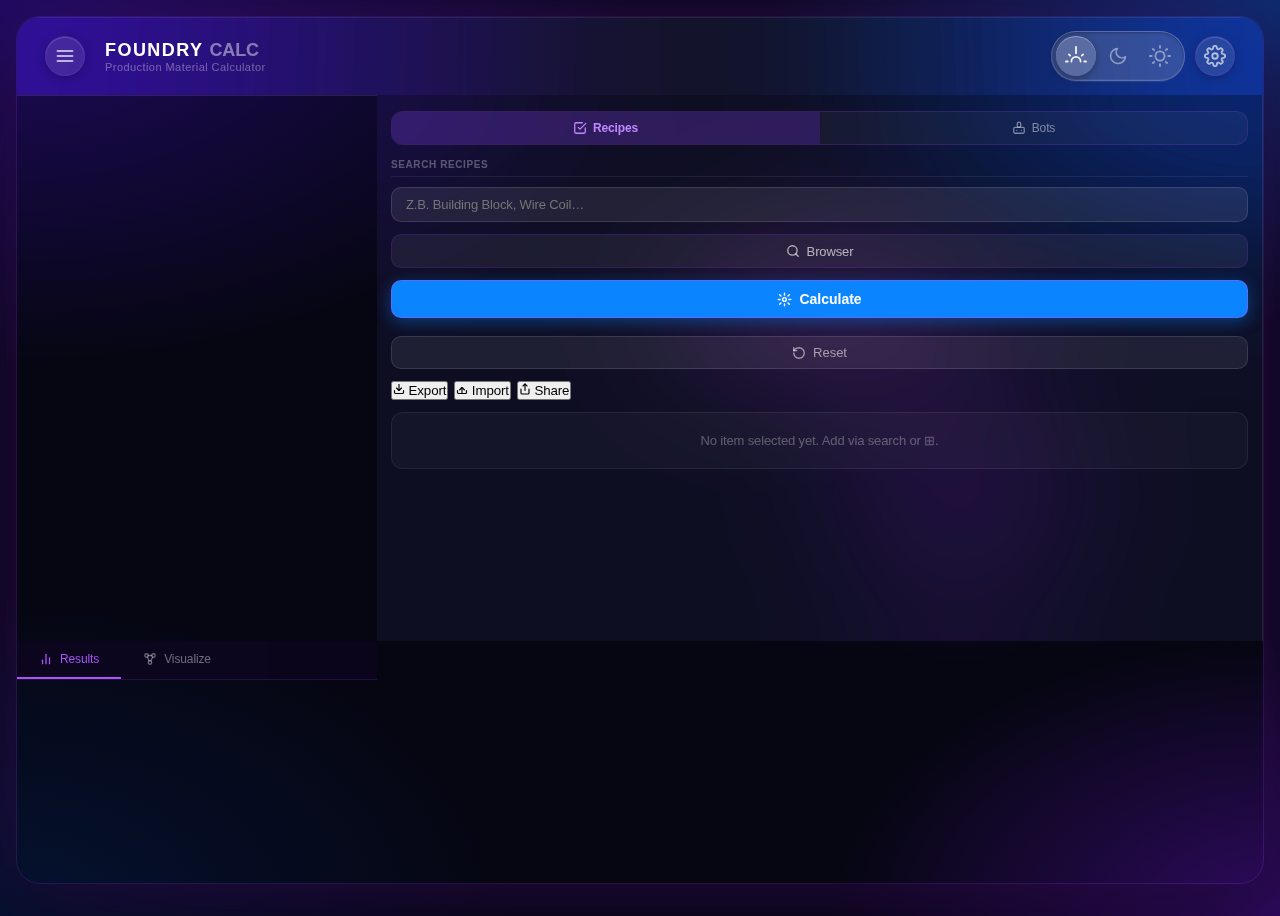
<file: index.html>
<!doctype html>
<html lang="de">

<head>
  <meta charset="UTF-8" />
  <meta name="viewport" content="width=device-width, initial-scale=1.0" />
  <title>Foundry Calculator</title>
  <link href="https://fonts.googleapis.com/css2?family=Share+Tech+Mono&family=Rajdhani:wght@400;600;700&display=swap"
    rel="stylesheet" />
  <link rel="stylesheet" href="styles.css?v=14">
    <script>
    /* D3 v7 inline */
    // https://d3js.org v7.9.0 Copyright 2010-2023 Mike Bostock
!function(t,n){"object"==typeof exports&&"undefined"!=typeof module?n(exports):"function"==typeof define&&define.amd?define(["exports"],n):n((t="undefined"!=typeof globalThis?globalThis:t||self).d3=t.d3||{})}(this,(function(t){"use strict";function n(t,n){return null==t||null==n?NaN:t<n?-1:t>n?1:t>=n?0:NaN}function e(t,n){return null==t||null==n?NaN:n<t?-1:n>t?1:n>=t?0:NaN}function r(t){let r,o,a;function u(t,n,e=0,i=t.length){if(e<i){if(0!==r(n,n))return i;do{const r=e+i>>>1;o(t[r],n)<0?e=r+1:i=r}while(e<i)}return e}return 2!==t.length?(r=n,o=(e,r)=>n(t(e),r),a=(n,e)=>t(n)-e):(r=t===n||t===e?t:i,o=t,a=t),{left:u,center:function(t,n,e=0,r=t.length){const i=u(t,n,e,r-1);return i>e&&a(t[i-1],n)>-a(t[i],n)?i-1:i},right:function(t,n,e=0,i=t.length){if(e<i){if(0!==r(n,n))return i;do{const r=e+i>>>1;o(t[r],n)<=0?e=r+1:i=r}while(e<i)}return e}}}function i(){return 0}function o(t){return null===t?NaN:+t}const a=r(n),u=a.right,c=a.left,f=r(o).center;var s=u;const l=d(y),h=d((function(t){const n=y(t);return(t,e,r,i,o)=>{n(t,e,(r<<=2)+0,(i<<=2)+0,o<<=2),n(t,e,r+1,i+1,o),n(t,e,r+2,i+2,o),n(t,e,r+3,i+3,o)}}));function d(t){return function(n,e,r=e){if(!((e=+e)>=0))throw new RangeError("invalid rx");if(!((r=+r)>=0))throw new RangeError("invalid ry");let{data:i,width:o,height:a}=n;if(!((o=Math.floor(o))>=0))throw new RangeError("invalid width");if(!((a=Math.floor(void 0!==a?a:i.length/o))>=0))throw new RangeError("invalid height");if(!o||!a||!e&&!r)return n;const u=e&&t(e),c=r&&t(r),f=i.slice();return u&&c?(p(u,f,i,o,a),p(u,i,f,o,a),p(u,f,i,o,a),g(c,i,f,o,a),g(c,f,i,o,a),g(c,i,f,o,a)):u?(p(u,i,f,o,a),p(u,f,i,o,a),p(u,i,f,o,a)):c&&(g(c,i,f,o,a),g(c,f,i,o,a),g(c,i,f,o,a)),n}}function p(t,n,e,r,i){for(let o=0,a=r*i;o<a;)t(n,e,o,o+=r,1)}function g(t,n,e,r,i){for(let o=0,a=r*i;o<r;++o)t(n,e,o,o+a,r)}function y(t){const n=Math.floor(t);if(n===t)return function(t){const n=2*t+1;return(e,r,i,o,a)=>{if(!((o-=a)>=i))return;let u=t*r[i];const c=a*t;for(let t=i,n=i+c;t<n;t+=a)u+=r[Math.min(o,t)];for(let t=i,f=o;t<=f;t+=a)u+=r[Math.min(o,t+c)],e[t]=u/n,u-=r[Math.max(i,t-c)]}}(t);const e=t-n,r=2*t+1;return(t,i,o,a,u)=>{if(!((a-=u)>=o))return;let c=n*i[o];const f=u*n,s=f+u;for(let t=o,n=o+f;t<n;t+=u)c+=i[Math.min(a,t)];for(let n=o,l=a;n<=l;n+=u)c+=i[Math.min(a,n+f)],t[n]=(c+e*(i[Math.max(o,n-s)]+i[Math.min(a,n+s)]))/r,c-=i[Math.max(o,n-f)]}}function v(t,n){let e=0;if(void 0===n)for(let n of t)null!=n&&(n=+n)>=n&&++e;else{let r=-1;for(let i of t)null!=(i=n(i,++r,t))&&(i=+i)>=i&&++e}return e}function _(t){return 0|t.length}function b(t){return!(t>0)}function m(t){return"object"!=typeof t||"length"in t?t:Array.from(t)}function x(t,n){let e,r=0,i=0,o=0;if(void 0===n)for(let n of t)null!=n&&(n=+n)>=n&&(e=n-i,i+=e/++r,o+=e*(n-i));else{let a=-1;for(let u of t)null!=(u=n(u,++a,t))&&(u=+u)>=u&&(e=u-i,i+=e/++r,o+=e*(u-i))}if(r>1)return o/(r-1)}function w(t,n){const e=x(t,n);return e?Math.sqrt(e):e}function M(t,n){let e,r;if(void 0===n)for(const n of t)null!=n&&(void 0===e?n>=n&&(e=r=n):(e>n&&(e=n),r<n&&(r=n)));else{let i=-1;for(let o of t)null!=(o=n(o,++i,t))&&(void 0===e?o>=o&&(e=r=o):(e>o&&(e=o),r<o&&(r=o)))}return[e,r]}class T{constructor(){this._partials=new Float64Array(32),this._n=0}add(t){const n=this._partials;let e=0;for(let r=0;r<this._n&&r<32;r++){const i=n[r],o=t+i,a=Math.abs(t)<Math.abs(i)?t-(o-i):i-(o-t);a&&(n[e++]=a),t=o}return n[e]=t,this._n=e+1,this}valueOf(){const t=this._partials;let n,e,r,i=this._n,o=0;if(i>0){for(o=t[--i];i>0&&(n=o,e=t[--i],o=n+e,r=e-(o-n),!r););i>0&&(r<0&&t[i-1]<0||r>0&&t[i-1]>0)&&(e=2*r,n=o+e,e==n-o&&(o=n))}return o}}class InternMap extends Map{constructor(t,n=N){if(super(),Object.defineProperties(this,{_intern:{value:new Map},_key:{value:n}}),null!=t)for(const[n,e]of t)this.set(n,e)}get(t){return super.get(A(this,t))}has(t){return super.has(A(this,t))}set(t,n){return super.set(S(this,t),n)}delete(t){return super.delete(E(this,t))}}class InternSet extends Set{constructor(t,n=N){if(super(),Object.defineProperties(this,{_intern:{value:new Map},_key:{value:n}}),null!=t)for(const n of t)this.add(n)}has(t){return super.has(A(this,t))}add(t){return super.add(S(this,t))}delete(t){return super.delete(E(this,t))}}function A({_intern:t,_key:n},e){const r=n(e);return t.has(r)?t.get(r):e}function S({_intern:t,_key:n},e){const r=n(e);return t.has(r)?t.get(r):(t.set(r,e),e)}function E({_intern:t,_key:n},e){const r=n(e);return t.has(r)&&(e=t.get(r),t.delete(r)),e}function N(t){return null!==t&&"object"==typeof t?t.valueOf():t}function k(t){return t}function C(t,...n){return F(t,k,k,n)}function P(t,...n){return F(t,Array.from,k,n)}function z(t,n){for(let e=1,r=n.length;e<r;++e)t=t.flatMap((t=>t.pop().map((([n,e])=>[...t,n,e]))));return t}function $(t,n,...e){return F(t,k,n,e)}function D(t,n,...e){return F(t,Array.from,n,e)}function R(t){if(1!==t.length)throw new Error("duplicate key");return t[0]}function F(t,n,e,r){return function t(i,o){if(o>=r.length)return e(i);const a=new InternMap,u=r[o++];let c=-1;for(const t of i){const n=u(t,++c,i),e=a.get(n);e?e.push(t):a.set(n,[t])}for(const[n,e]of a)a.set(n,t(e,o));return n(a)}(t,0)}function q(t,n){return Array.from(n,(n=>t[n]))}function U(t,...n){if("function"!=typeof t[Symbol.iterator])throw new TypeError("values is not iterable");t=Array.from(t);let[e]=n;if(e&&2!==e.length||n.length>1){const r=Uint32Array.from(t,((t,n)=>n));return n.length>1?(n=n.map((n=>t.map(n))),r.sort(((t,e)=>{for(const r of n){const n=O(r[t],r[e]);if(n)return n}}))):(e=t.map(e),r.sort(((t,n)=>O(e[t],e[n])))),q(t,r)}return t.sort(I(e))}function I(t=n){if(t===n)return O;if("function"!=typeof t)throw new TypeError("compare is not a function");return(n,e)=>{const r=t(n,e);return r||0===r?r:(0===t(e,e))-(0===t(n,n))}}function O(t,n){return(null==t||!(t>=t))-(null==n||!(n>=n))||(t<n?-1:t>n?1:0)}var B=Array.prototype.slice;function Y(t){return()=>t}const L=Math.sqrt(50),j=Math.sqrt(10),H=Math.sqrt(2);function X(t,n,e){const r=(n-t)/Math.max(0,e),i=Math.floor(Math.log10(r)),o=r/Math.pow(10,i),a=o>=L?10:o>=j?5:o>=H?2:1;let u,c,f;return i<0?(f=Math.pow(10,-i)/a,u=Math.round(t*f),c=Math.round(n*f),u/f<t&&++u,c/f>n&&--c,f=-f):(f=Math.pow(10,i)*a,u=Math.round(t/f),c=Math.round(n/f),u*f<t&&++u,c*f>n&&--c),c<u&&.5<=e&&e<2?X(t,n,2*e):[u,c,f]}function G(t,n,e){if(!((e=+e)>0))return[];if((t=+t)===(n=+n))return[t];const r=n<t,[i,o,a]=r?X(n,t,e):X(t,n,e);if(!(o>=i))return[];const u=o-i+1,c=new Array(u);if(r)if(a<0)for(let t=0;t<u;++t)c[t]=(o-t)/-a;else for(let t=0;t<u;++t)c[t]=(o-t)*a;else if(a<0)for(let t=0;t<u;++t)c[t]=(i+t)/-a;else for(let t=0;t<u;++t)c[t]=(i+t)*a;return c}function V(t,n,e){return X(t=+t,n=+n,e=+e)[2]}function W(t,n,e){e=+e;const r=(n=+n)<(t=+t),i=r?V(n,t,e):V(t,n,e);return(r?-1:1)*(i<0?1/-i:i)}function Z(t,n,e){let r;for(;;){const i=V(t,n,e);if(i===r||0===i||!isFinite(i))return[t,n];i>0?(t=Math.floor(t/i)*i,n=Math.ceil(n/i)*i):i<0&&(t=Math.ceil(t*i)/i,n=Math.floor(n*i)/i),r=i}}function K(t){return Math.max(1,Math.ceil(Math.log(v(t))/Math.LN2)+1)}function Q(){var t=k,n=M,e=K;function r(r){Array.isArray(r)||(r=Array.from(r));var i,o,a,u=r.length,c=new Array(u);for(i=0;i<u;++i)c[i]=t(r[i],i,r);var f=n(c),l=f[0],h=f[1],d=e(c,l,h);if(!Array.isArray(d)){const t=h,e=+d;if(n===M&&([l,h]=Z(l,h,e)),(d=G(l,h,e))[0]<=l&&(a=V(l,h,e)),d[d.length-1]>=h)if(t>=h&&n===M){const t=V(l,h,e);isFinite(t)&&(t>0?h=(Math.floor(h/t)+1)*t:t<0&&(h=(Math.ceil(h*-t)+1)/-t))}else d.pop()}for(var p=d.length,g=0,y=p;d[g]<=l;)++g;for(;d[y-1]>h;)--y;(g||y<p)&&(d=d.slice(g,y),p=y-g);var v,_=new Array(p+1);for(i=0;i<=p;++i)(v=_[i]=[]).x0=i>0?d[i-1]:l,v.x1=i<p?d[i]:h;if(isFinite(a)){if(a>0)for(i=0;i<u;++i)null!=(o=c[i])&&l<=o&&o<=h&&_[Math.min(p,Math.floor((o-l)/a))].push(r[i]);else if(a<0)for(i=0;i<u;++i)if(null!=(o=c[i])&&l<=o&&o<=h){const t=Math.floor((l-o)*a);_[Math.min(p,t+(d[t]<=o))].push(r[i])}}else for(i=0;i<u;++i)null!=(o=c[i])&&l<=o&&o<=h&&_[s(d,o,0,p)].push(r[i]);return _}return r.value=function(n){return arguments.length?(t="function"==typeof n?n:Y(n),r):t},r.domain=function(t){return arguments.length?(n="function"==typeof t?t:Y([t[0],t[1]]),r):n},r.thresholds=function(t){return arguments.length?(e="function"==typeof t?t:Y(Array.isArray(t)?B.call(t):t),r):e},r}function J(t,n){let e;if(void 0===n)for(const n of t)null!=n&&(e<n||void 0===e&&n>=n)&&(e=n);else{let r=-1;for(let i of t)null!=(i=n(i,++r,t))&&(e<i||void 0===e&&i>=i)&&(e=i)}return e}function tt(t,n){let e,r=-1,i=-1;if(void 0===n)for(const n of t)++i,null!=n&&(e<n||void 0===e&&n>=n)&&(e=n,r=i);else for(let o of t)null!=(o=n(o,++i,t))&&(e<o||void 0===e&&o>=o)&&(e=o,r=i);return r}function nt(t,n){let e;if(void 0===n)for(const n of t)null!=n&&(e>n||void 0===e&&n>=n)&&(e=n);else{let r=-1;for(let i of t)null!=(i=n(i,++r,t))&&(e>i||void 0===e&&i>=i)&&(e=i)}return e}function et(t,n){let e,r=-1,i=-1;if(void 0===n)for(const n of t)++i,null!=n&&(e>n||void 0===e&&n>=n)&&(e=n,r=i);else for(let o of t)null!=(o=n(o,++i,t))&&(e>o||void 0===e&&o>=o)&&(e=o,r=i);return r}function rt(t,n,e=0,r=1/0,i){if(n=Math.floor(n),e=Math.floor(Math.max(0,e)),r=Math.floor(Math.min(t.length-1,r)),!(e<=n&&n<=r))return t;for(i=void 0===i?O:I(i);r>e;){if(r-e>600){const o=r-e+1,a=n-e+1,u=Math.log(o),c=.5*Math.exp(2*u/3),f=.5*Math.sqrt(u*c*(o-c)/o)*(a-o/2<0?-1:1);rt(t,n,Math.max(e,Math.floor(n-a*c/o+f)),Math.min(r,Math.floor(n+(o-a)*c/o+f)),i)}const o=t[n];let a=e,u=r;for(it(t,e,n),i(t[r],o)>0&&it(t,e,r);a<u;){for(it(t,a,u),++a,--u;i(t[a],o)<0;)++a;for(;i(t[u],o)>0;)--u}0===i(t[e],o)?it(t,e,u):(++u,it(t,u,r)),u<=n&&(e=u+1),n<=u&&(r=u-1)}return t}function it(t,n,e){const r=t[n];t[n]=t[e],t[e]=r}function ot(t,e=n){let r,i=!1;if(1===e.length){let o;for(const a of t){const t=e(a);(i?n(t,o)>0:0===n(t,t))&&(r=a,o=t,i=!0)}}else for(const n of t)(i?e(n,r)>0:0===e(n,n))&&(r=n,i=!0);return r}function at(t,n,e){if(t=Float64Array.from(function*(t,n){if(void 0===n)for(let n of t)null!=n&&(n=+n)>=n&&(yield n);else{let e=-1;for(let r of t)null!=(r=n(r,++e,t))&&(r=+r)>=r&&(yield r)}}(t,e)),(r=t.length)&&!isNaN(n=+n)){if(n<=0||r<2)return nt(t);if(n>=1)return J(t);var r,i=(r-1)*n,o=Math.floor(i),a=J(rt(t,o).subarray(0,o+1));return a+(nt(t.subarray(o+1))-a)*(i-o)}}function ut(t,n,e=o){if((r=t.length)&&!isNaN(n=+n)){if(n<=0||r<2)return+e(t[0],0,t);if(n>=1)return+e(t[r-1],r-1,t);var r,i=(r-1)*n,a=Math.floor(i),u=+e(t[a],a,t);return u+(+e(t[a+1],a+1,t)-u)*(i-a)}}function ct(t,n,e=o){if(!isNaN(n=+n)){if(r=Float64Array.from(t,((n,r)=>o(e(t[r],r,t)))),n<=0)return et(r);if(n>=1)return tt(r);var r,i=Uint32Array.from(t,((t,n)=>n)),a=r.length-1,u=Math.floor(a*n);return rt(i,u,0,a,((t,n)=>O(r[t],r[n]))),(u=ot(i.subarray(0,u+1),(t=>r[t])))>=0?u:-1}}function ft(t){return Array.from(function*(t){for(const n of t)yield*n}(t))}function st(t,n){return[t,n]}function lt(t,n,e){t=+t,n=+n,e=(i=arguments.length)<2?(n=t,t=0,1):i<3?1:+e;for(var r=-1,i=0|Math.max(0,Math.ceil((n-t)/e)),o=new Array(i);++r<i;)o[r]=t+r*e;return o}function ht(t,e=n){if(1===e.length)return et(t,e);let r,i=-1,o=-1;for(const n of t)++o,(i<0?0===e(n,n):e(n,r)<0)&&(r=n,i=o);return i}var dt=pt(Math.random);function pt(t){return function(n,e=0,r=n.length){let i=r-(e=+e);for(;i;){const r=t()*i--|0,o=n[i+e];n[i+e]=n[r+e],n[r+e]=o}return n}}function gt(t){if(!(i=t.length))return[];for(var n=-1,e=nt(t,yt),r=new Array(e);++n<e;)for(var i,o=-1,a=r[n]=new Array(i);++o<i;)a[o]=t[o][n];return r}function yt(t){return t.length}function vt(t){return t instanceof InternSet?t:new InternSet(t)}function _t(t,n){const e=t[Symbol.iterator](),r=new Set;for(const t of n){const n=bt(t);if(r.has(n))continue;let i,o;for(;({value:i,done:o}=e.next());){if(o)return!1;const t=bt(i);if(r.add(t),Object.is(n,t))break}}return!0}function bt(t){return null!==t&&"object"==typeof t?t.valueOf():t}function mt(t){return t}var xt=1,wt=2,Mt=3,Tt=4,At=1e-6;function St(t){return"translate("+t+",0)"}function Et(t){return"translate(0,"+t+")"}function Nt(t){return n=>+t(n)}function kt(t,n){return n=Math.max(0,t.bandwidth()-2*n)/2,t.round()&&(n=Math.round(n)),e=>+t(e)+n}function Ct(){return!this.__axis}function Pt(t,n){var e=[],r=null,i=null,o=6,a=6,u=3,c="undefined"!=typeof window&&window.devicePixelRatio>1?0:.5,f=t===xt||t===Tt?-1:1,s=t===Tt||t===wt?"x":"y",l=t===xt||t===Mt?St:Et;function h(h){var d=null==r?n.ticks?n.ticks.apply(n,e):n.domain():r,p=null==i?n.tickFormat?n.tickFormat.apply(n,e):mt:i,g=Math.max(o,0)+u,y=n.range(),v=+y[0]+c,_=+y[y.length-1]+c,b=(n.bandwidth?kt:Nt)(n.copy(),c),m=h.selection?h.selection():h,x=m.selectAll(".domain").data([null]),w=m.selectAll(".tick").data(d,n).order(),M=w.exit(),T=w.enter().append("g").attr("class","tick"),A=w.select("line"),S=w.select("text");x=x.merge(x.enter().insert("path",".tick").attr("class","domain").attr("stroke","currentColor")),w=w.merge(T),A=A.merge(T.append("line").attr("stroke","currentColor").attr(s+"2",f*o)),S=S.merge(T.append("text").attr("fill","currentColor").attr(s,f*g).attr("dy",t===xt?"0em":t===Mt?"0.71em":"0.32em")),h!==m&&(x=x.transition(h),w=w.transition(h),A=A.transition(h),S=S.transition(h),M=M.transition(h).attr("opacity",At).attr("transform",(function(t){return isFinite(t=b(t))?l(t+c):this.getAttribute("transform")})),T.attr("opacity",At).attr("transform",(function(t){var n=this.parentNode.__axis;return l((n&&isFinite(n=n(t))?n:b(t))+c)}))),M.remove(),x.attr("d",t===Tt||t===wt?a?"M"+f*a+","+v+"H"+c+"V"+_+"H"+f*a:"M"+c+","+v+"V"+_:a?"M"+v+","+f*a+"V"+c+"H"+_+"V"+f*a:"M"+v+","+c+"H"+_),w.attr("opacity",1).attr("transform",(function(t){return l(b(t)+c)})),A.attr(s+"2",f*o),S.attr(s,f*g).text(p),m.filter(Ct).attr("fill","none").attr("font-size",10).attr("font-family","sans-serif").attr("text-anchor",t===wt?"start":t===Tt?"end":"middle"),m.each((function(){this.__axis=b}))}return h.scale=function(t){return arguments.length?(n=t,h):n},h.ticks=function(){return e=Array.from(arguments),h},h.tickArguments=function(t){return arguments.length?(e=null==t?[]:Array.from(t),h):e.slice()},h.tickValues=function(t){return arguments.length?(r=null==t?null:Array.from(t),h):r&&r.slice()},h.tickFormat=function(t){return arguments.length?(i=t,h):i},h.tickSize=function(t){return arguments.length?(o=a=+t,h):o},h.tickSizeInner=function(t){return arguments.length?(o=+t,h):o},h.tickSizeOuter=function(t){return arguments.length?(a=+t,h):a},h.tickPadding=function(t){return arguments.length?(u=+t,h):u},h.offset=function(t){return arguments.length?(c=+t,h):c},h}var zt={value:()=>{}};function $t(){for(var t,n=0,e=arguments.length,r={};n<e;++n){if(!(t=arguments[n]+"")||t in r||/[\s.]/.test(t))throw new Error("illegal type: "+t);r[t]=[]}return new Dt(r)}function Dt(t){this._=t}function Rt(t,n){for(var e,r=0,i=t.length;r<i;++r)if((e=t[r]).name===n)return e.value}function Ft(t,n,e){for(var r=0,i=t.length;r<i;++r)if(t[r].name===n){t[r]=zt,t=t.slice(0,r).concat(t.slice(r+1));break}return null!=e&&t.push({name:n,value:e}),t}Dt.prototype=$t.prototype={constructor:Dt,on:function(t,n){var e,r,i=this._,o=(r=i,(t+"").trim().split(/^|\s+/).map((function(t){var n="",e=t.indexOf(".");if(e>=0&&(n=t.slice(e+1),t=t.slice(0,e)),t&&!r.hasOwnProperty(t))throw new Error("unknown type: "+t);return{type:t,name:n}}))),a=-1,u=o.length;if(!(arguments.length<2)){if(null!=n&&"function"!=typeof n)throw new Error("invalid callback: "+n);for(;++a<u;)if(e=(t=o[a]).type)i[e]=Ft(i[e],t.name,n);else if(null==n)for(e in i)i[e]=Ft(i[e],t.name,null);return this}for(;++a<u;)if((e=(t=o[a]).type)&&(e=Rt(i[e],t.name)))return e},copy:function(){var t={},n=this._;for(var e in n)t[e]=n[e].slice();return new Dt(t)},call:function(t,n){if((e=arguments.length-2)>0)for(var e,r,i=new Array(e),o=0;o<e;++o)i[o]=arguments[o+2];if(!this._.hasOwnProperty(t))throw new Error("unknown type: "+t);for(o=0,e=(r=this._[t]).length;o<e;++o)r[o].value.apply(n,i)},apply:function(t,n,e){if(!this._.hasOwnProperty(t))throw new Error("unknown type: "+t);for(var r=this._[t],i=0,o=r.length;i<o;++i)r[i].value.apply(n,e)}};var qt="http://www.w3.org/1999/xhtml",Ut={svg:"http://www.w3.org/2000/svg",xhtml:qt,xlink:"http://www.w3.org/1999/xlink",xml:"http://www.w3.org/XML/1998/namespace",xmlns:"http://www.w3.org/2000/xmlns/"};function It(t){var n=t+="",e=n.indexOf(":");return e>=0&&"xmlns"!==(n=t.slice(0,e))&&(t=t.slice(e+1)),Ut.hasOwnProperty(n)?{space:Ut[n],local:t}:t}function Ot(t){return function(){var n=this.ownerDocument,e=this.namespaceURI;return e===qt&&n.documentElement.namespaceURI===qt?n.createElement(t):n.createElementNS(e,t)}}function Bt(t){return function(){return this.ownerDocument.createElementNS(t.space,t.local)}}function Yt(t){var n=It(t);return(n.local?Bt:Ot)(n)}function Lt(){}function jt(t){return null==t?Lt:function(){return this.querySelector(t)}}function Ht(t){return null==t?[]:Array.isArray(t)?t:Array.from(t)}function Xt(){return[]}function Gt(t){return null==t?Xt:function(){return this.querySelectorAll(t)}}function Vt(t){return function(){return this.matches(t)}}function Wt(t){return function(n){return n.matches(t)}}var Zt=Array.prototype.find;function Kt(){return this.firstElementChild}var Qt=Array.prototype.filter;function Jt(){return Array.from(this.children)}function tn(t){return new Array(t.length)}function nn(t,n){this.ownerDocument=t.ownerDocument,this.namespaceURI=t.namespaceURI,this._next=null,this._parent=t,this.__data__=n}function en(t,n,e,r,i,o){for(var a,u=0,c=n.length,f=o.length;u<f;++u)(a=n[u])?(a.__data__=o[u],r[u]=a):e[u]=new nn(t,o[u]);for(;u<c;++u)(a=n[u])&&(i[u]=a)}function rn(t,n,e,r,i,o,a){var u,c,f,s=new Map,l=n.length,h=o.length,d=new Array(l);for(u=0;u<l;++u)(c=n[u])&&(d[u]=f=a.call(c,c.__data__,u,n)+"",s.has(f)?i[u]=c:s.set(f,c));for(u=0;u<h;++u)f=a.call(t,o[u],u,o)+"",(c=s.get(f))?(r[u]=c,c.__data__=o[u],s.delete(f)):e[u]=new nn(t,o[u]);for(u=0;u<l;++u)(c=n[u])&&s.get(d[u])===c&&(i[u]=c)}function on(t){return t.__data__}function an(t){return"object"==typeof t&&"length"in t?t:Array.from(t)}function un(t,n){return t<n?-1:t>n?1:t>=n?0:NaN}function cn(t){return function(){this.removeAttribute(t)}}function fn(t){return function(){this.removeAttributeNS(t.space,t.local)}}function sn(t,n){return function(){this.setAttribute(t,n)}}function ln(t,n){return function(){this.setAttributeNS(t.space,t.local,n)}}function hn(t,n){return function(){var e=n.apply(this,arguments);null==e?this.removeAttribute(t):this.setAttribute(t,e)}}function dn(t,n){return function(){var e=n.apply(this,arguments);null==e?this.removeAttributeNS(t.space,t.local):this.setAttributeNS(t.space,t.local,e)}}function pn(t){return t.ownerDocument&&t.ownerDocument.defaultView||t.document&&t||t.defaultView}function gn(t){return function(){this.style.removeProperty(t)}}function yn(t,n,e){return function(){this.style.setProperty(t,n,e)}}function vn(t,n,e){return function(){var r=n.apply(this,arguments);null==r?this.style.removeProperty(t):this.style.setProperty(t,r,e)}}function _n(t,n){return t.style.getPropertyValue(n)||pn(t).getComputedStyle(t,null).getPropertyValue(n)}function bn(t){return function(){delete this[t]}}function mn(t,n){return function(){this[t]=n}}function xn(t,n){return function(){var e=n.apply(this,arguments);null==e?delete this[t]:this[t]=e}}function wn(t){return t.trim().split(/^|\s+/)}function Mn(t){return t.classList||new Tn(t)}function Tn(t){this._node=t,this._names=wn(t.getAttribute("class")||"")}function An(t,n){for(var e=Mn(t),r=-1,i=n.length;++r<i;)e.add(n[r])}function Sn(t,n){for(var e=Mn(t),r=-1,i=n.length;++r<i;)e.remove(n[r])}function En(t){return function(){An(this,t)}}function Nn(t){return function(){Sn(this,t)}}function kn(t,n){return function(){(n.apply(this,arguments)?An:Sn)(this,t)}}function Cn(){this.textContent=""}function Pn(t){return function(){this.textContent=t}}function zn(t){return function(){var n=t.apply(this,arguments);this.textContent=null==n?"":n}}function $n(){this.innerHTML=""}function Dn(t){return function(){this.innerHTML=t}}function Rn(t){return function(){var n=t.apply(this,arguments);this.innerHTML=null==n?"":n}}function Fn(){this.nextSibling&&this.parentNode.appendChild(this)}function qn(){this.previousSibling&&this.parentNode.insertBefore(this,this.parentNode.firstChild)}function Un(){return null}function In(){var t=this.parentNode;t&&t.removeChild(this)}function On(){var t=this.cloneNode(!1),n=this.parentNode;return n?n.insertBefore(t,this.nextSibling):t}function Bn(){var t=this.cloneNode(!0),n=this.parentNode;return n?n.insertBefore(t,this.nextSibling):t}function Yn(t){return function(){var n=this.__on;if(n){for(var e,r=0,i=-1,o=n.length;r<o;++r)e=n[r],t.type&&e.type!==t.type||e.name!==t.name?n[++i]=e:this.removeEventListener(e.type,e.listener,e.options);++i?n.length=i:delete this.__on}}}function Ln(t,n,e){return function(){var r,i=this.__on,o=function(t){return function(n){t.call(this,n,this.__data__)}}(n);if(i)for(var a=0,u=i.length;a<u;++a)if((r=i[a]).type===t.type&&r.name===t.name)return this.removeEventListener(r.type,r.listener,r.options),this.addEventListener(r.type,r.listener=o,r.options=e),void(r.value=n);this.addEventListener(t.type,o,e),r={type:t.type,name:t.name,value:n,listener:o,options:e},i?i.push(r):this.__on=[r]}}function jn(t,n,e){var r=pn(t),i=r.CustomEvent;"function"==typeof i?i=new i(n,e):(i=r.document.createEvent("Event"),e?(i.initEvent(n,e.bubbles,e.cancelable),i.detail=e.detail):i.initEvent(n,!1,!1)),t.dispatchEvent(i)}function Hn(t,n){return function(){return jn(this,t,n)}}function Xn(t,n){return function(){return jn(this,t,n.apply(this,arguments))}}nn.prototype={constructor:nn,appendChild:function(t){return this._parent.insertBefore(t,this._next)},insertBefore:function(t,n){return this._parent.insertBefore(t,n)},querySelector:function(t){return this._parent.querySelector(t)},querySelectorAll:function(t){return this._parent.querySelectorAll(t)}},Tn.prototype={add:function(t){this._names.indexOf(t)<0&&(this._names.push(t),this._node.setAttribute("class",this._names.join(" ")))},remove:function(t){var n=this._names.indexOf(t);n>=0&&(this._names.splice(n,1),this._node.setAttribute("class",this._names.join(" ")))},contains:function(t){return this._names.indexOf(t)>=0}};var Gn=[null];function Vn(t,n){this._groups=t,this._parents=n}function Wn(){return new Vn([[document.documentElement]],Gn)}function Zn(t){return"string"==typeof t?new Vn([[document.querySelector(t)]],[document.documentElement]):new Vn([[t]],Gn)}Vn.prototype=Wn.prototype={constructor:Vn,select:function(t){"function"!=typeof t&&(t=jt(t));for(var n=this._groups,e=n.length,r=new Array(e),i=0;i<e;++i)for(var o,a,u=n[i],c=u.length,f=r[i]=new Array(c),s=0;s<c;++s)(o=u[s])&&(a=t.call(o,o.__data__,s,u))&&("__data__"in o&&(a.__data__=o.__data__),f[s]=a);return new Vn(r,this._parents)},selectAll:function(t){t="function"==typeof t?function(t){return function(){return Ht(t.apply(this,arguments))}}(t):Gt(t);for(var n=this._groups,e=n.length,r=[],i=[],o=0;o<e;++o)for(var a,u=n[o],c=u.length,f=0;f<c;++f)(a=u[f])&&(r.push(t.call(a,a.__data__,f,u)),i.push(a));return new Vn(r,i)},selectChild:function(t){return this.select(null==t?Kt:function(t){return function(){return Zt.call(this.children,t)}}("function"==typeof t?t:Wt(t)))},selectChildren:function(t){return this.selectAll(null==t?Jt:function(t){return function(){return Qt.call(this.children,t)}}("function"==typeof t?t:Wt(t)))},filter:function(t){"function"!=typeof t&&(t=Vt(t));for(var n=this._groups,e=n.length,r=new Array(e),i=0;i<e;++i)for(var o,a=n[i],u=a.length,c=r[i]=[],f=0;f<u;++f)(o=a[f])&&t.call(o,o.__data__,f,a)&&c.push(o);return new Vn(r,this._parents)},data:function(t,n){if(!arguments.length)return Array.from(this,on);var e=n?rn:en,r=this._parents,i=this._groups;"function"!=typeof t&&(t=function(t){return function(){return t}}(t));for(var o=i.length,a=new Array(o),u=new Array(o),c=new Array(o),f=0;f<o;++f){var s=r[f],l=i[f],h=l.length,d=an(t.call(s,s&&s.__data__,f,r)),p=d.length,g=u[f]=new Array(p),y=a[f]=new Array(p);e(s,l,g,y,c[f]=new Array(h),d,n);for(var v,_,b=0,m=0;b<p;++b)if(v=g[b]){for(b>=m&&(m=b+1);!(_=y[m])&&++m<p;);v._next=_||null}}return(a=new Vn(a,r))._enter=u,a._exit=c,a},enter:function(){return new Vn(this._enter||this._groups.map(tn),this._parents)},exit:function(){return new Vn(this._exit||this._groups.map(tn),this._parents)},join:function(t,n,e){var r=this.enter(),i=this,o=this.exit();return"function"==typeof t?(r=t(r))&&(r=r.selection()):r=r.append(t+""),null!=n&&(i=n(i))&&(i=i.selection()),null==e?o.remove():e(o),r&&i?r.merge(i).order():i},merge:function(t){for(var n=t.selection?t.selection():t,e=this._groups,r=n._groups,i=e.length,o=r.length,a=Math.min(i,o),u=new Array(i),c=0;c<a;++c)for(var f,s=e[c],l=r[c],h=s.length,d=u[c]=new Array(h),p=0;p<h;++p)(f=s[p]||l[p])&&(d[p]=f);for(;c<i;++c)u[c]=e[c];return new Vn(u,this._parents)},selection:function(){return this},order:function(){for(var t=this._groups,n=-1,e=t.length;++n<e;)for(var r,i=t[n],o=i.length-1,a=i[o];--o>=0;)(r=i[o])&&(a&&4^r.compareDocumentPosition(a)&&a.parentNode.insertBefore(r,a),a=r);return this},sort:function(t){function n(n,e){return n&&e?t(n.__data__,e.__data__):!n-!e}t||(t=un);for(var e=this._groups,r=e.length,i=new Array(r),o=0;o<r;++o){for(var a,u=e[o],c=u.length,f=i[o]=new Array(c),s=0;s<c;++s)(a=u[s])&&(f[s]=a);f.sort(n)}return new Vn(i,this._parents).order()},call:function(){var t=arguments[0];return arguments[0]=this,t.apply(null,arguments),this},nodes:function(){return Array.from(this)},node:function(){for(var t=this._groups,n=0,e=t.length;n<e;++n)for(var r=t[n],i=0,o=r.length;i<o;++i){var a=r[i];if(a)return a}return null},size:function(){let t=0;for(const n of this)++t;return t},empty:function(){return!this.node()},each:function(t){for(var n=this._groups,e=0,r=n.length;e<r;++e)for(var i,o=n[e],a=0,u=o.length;a<u;++a)(i=o[a])&&t.call(i,i.__data__,a,o);return this},attr:function(t,n){var e=It(t);if(arguments.length<2){var r=this.node();return e.local?r.getAttributeNS(e.space,e.local):r.getAttribute(e)}return this.each((null==n?e.local?fn:cn:"function"==typeof n?e.local?dn:hn:e.local?ln:sn)(e,n))},style:function(t,n,e){return arguments.length>1?this.each((null==n?gn:"function"==typeof n?vn:yn)(t,n,null==e?"":e)):_n(this.node(),t)},property:function(t,n){return arguments.length>1?this.each((null==n?bn:"function"==typeof n?xn:mn)(t,n)):this.node()[t]},classed:function(t,n){var e=wn(t+"");if(arguments.length<2){for(var r=Mn(this.node()),i=-1,o=e.length;++i<o;)if(!r.contains(e[i]))return!1;return!0}return this.each(("function"==typeof n?kn:n?En:Nn)(e,n))},text:function(t){return arguments.length?this.each(null==t?Cn:("function"==typeof t?zn:Pn)(t)):this.node().textContent},html:function(t){return arguments.length?this.each(null==t?$n:("function"==typeof t?Rn:Dn)(t)):this.node().innerHTML},raise:function(){return this.each(Fn)},lower:function(){return this.each(qn)},append:function(t){var n="function"==typeof t?t:Yt(t);return this.select((function(){return this.appendChild(n.apply(this,arguments))}))},insert:function(t,n){var e="function"==typeof t?t:Yt(t),r=null==n?Un:"function"==typeof n?n:jt(n);return this.select((function(){return this.insertBefore(e.apply(this,arguments),r.apply(this,arguments)||null)}))},remove:function(){return this.each(In)},clone:function(t){return this.select(t?Bn:On)},datum:function(t){return arguments.length?this.property("__data__",t):this.node().__data__},on:function(t,n,e){var r,i,o=function(t){return t.trim().split(/^|\s+/).map((function(t){var n="",e=t.indexOf(".");return e>=0&&(n=t.slice(e+1),t=t.slice(0,e)),{type:t,name:n}}))}(t+""),a=o.length;if(!(arguments.length<2)){for(u=n?Ln:Yn,r=0;r<a;++r)this.each(u(o[r],n,e));return this}var u=this.node().__on;if(u)for(var c,f=0,s=u.length;f<s;++f)for(r=0,c=u[f];r<a;++r)if((i=o[r]).type===c.type&&i.name===c.name)return c.value},dispatch:function(t,n){return this.each(("function"==typeof n?Xn:Hn)(t,n))},[Symbol.iterator]:function*(){for(var t=this._groups,n=0,e=t.length;n<e;++n)for(var r,i=t[n],o=0,a=i.length;o<a;++o)(r=i[o])&&(yield r)}};var Kn=0;function Qn(){return new Jn}function Jn(){this._="@"+(++Kn).toString(36)}function te(t){let n;for(;n=t.sourceEvent;)t=n;return t}function ne(t,n){if(t=te(t),void 0===n&&(n=t.currentTarget),n){var e=n.ownerSVGElement||n;if(e.createSVGPoint){var r=e.createSVGPoint();return r.x=t.clientX,r.y=t.clientY,[(r=r.matrixTransform(n.getScreenCTM().inverse())).x,r.y]}if(n.getBoundingClientRect){var i=n.getBoundingClientRect();return[t.clientX-i.left-n.clientLeft,t.clientY-i.top-n.clientTop]}}return[t.pageX,t.pageY]}Jn.prototype=Qn.prototype={constructor:Jn,get:function(t){for(var n=this._;!(n in t);)if(!(t=t.parentNode))return;return t[n]},set:function(t,n){return t[this._]=n},remove:function(t){return this._ in t&&delete t[this._]},toString:function(){return this._}};const ee={passive:!1},re={capture:!0,passive:!1};function ie(t){t.stopImmediatePropagation()}function oe(t){t.preventDefault(),t.stopImmediatePropagation()}function ae(t){var n=t.document.documentElement,e=Zn(t).on("dragstart.drag",oe,re);"onselectstart"in n?e.on("selectstart.drag",oe,re):(n.__noselect=n.style.MozUserSelect,n.style.MozUserSelect="none")}function ue(t,n){var e=t.document.documentElement,r=Zn(t).on("dragstart.drag",null);n&&(r.on("click.drag",oe,re),setTimeout((function(){r.on("click.drag",null)}),0)),"onselectstart"in e?r.on("selectstart.drag",null):(e.style.MozUserSelect=e.__noselect,delete e.__noselect)}var ce=t=>()=>t;function fe(t,{sourceEvent:n,subject:e,target:r,identifier:i,active:o,x:a,y:u,dx:c,dy:f,dispatch:s}){Object.defineProperties(this,{type:{value:t,enumerable:!0,configurable:!0},sourceEvent:{value:n,enumerable:!0,configurable:!0},subject:{value:e,enumerable:!0,configurable:!0},target:{value:r,enumerable:!0,configurable:!0},identifier:{value:i,enumerable:!0,configurable:!0},active:{value:o,enumerable:!0,configurable:!0},x:{value:a,enumerable:!0,configurable:!0},y:{value:u,enumerable:!0,configurable:!0},dx:{value:c,enumerable:!0,configurable:!0},dy:{value:f,enumerable:!0,configurable:!0},_:{value:s}})}function se(t){return!t.ctrlKey&&!t.button}function le(){return this.parentNode}function he(t,n){return null==n?{x:t.x,y:t.y}:n}function de(){return navigator.maxTouchPoints||"ontouchstart"in this}function pe(t,n,e){t.prototype=n.prototype=e,e.constructor=t}function ge(t,n){var e=Object.create(t.prototype);for(var r in n)e[r]=n[r];return e}function ye(){}fe.prototype.on=function(){var t=this._.on.apply(this._,arguments);return t===this._?this:t};var ve=.7,_e=1/ve,be="\\s*([+-]?\\d+)\\s*",me="\\s*([+-]?(?:\\d*\\.)?\\d+(?:[eE][+-]?\\d+)?)\\s*",xe="\\s*([+-]?(?:\\d*\\.)?\\d+(?:[eE][+-]?\\d+)?)%\\s*",we=/^#([0-9a-f]{3,8})$/,Me=new RegExp(`^rgb\\(${be},${be},${be}\\)$`),Te=new RegExp(`^rgb\\(${xe},${xe},${xe}\\)$`),Ae=new RegExp(`^rgba\\(${be},${be},${be},${me}\\)$`),Se=new RegExp(`^rgba\\(${xe},${xe},${xe},${me}\\)$`),Ee=new RegExp(`^hsl\\(${me},${xe},${xe}\\)$`),Ne=new RegExp(`^hsla\\(${me},${xe},${xe},${me}\\)$`),ke={aliceblue:15792383,antiquewhite:16444375,aqua:65535,aquamarine:8388564,azure:15794175,beige:16119260,bisque:16770244,black:0,blanchedalmond:16772045,blue:255,blueviolet:9055202,brown:10824234,burlywood:14596231,cadetblue:6266528,chartreuse:8388352,chocolate:13789470,coral:16744272,cornflowerblue:6591981,cornsilk:16775388,crimson:14423100,cyan:65535,darkblue:139,darkcyan:35723,darkgoldenrod:12092939,darkgray:11119017,darkgreen:25600,darkgrey:11119017,darkkhaki:12433259,darkmagenta:9109643,darkolivegreen:5597999,darkorange:16747520,darkorchid:10040012,darkred:9109504,darksalmon:15308410,darkseagreen:9419919,darkslateblue:4734347,darkslategray:3100495,darkslategrey:3100495,darkturquoise:52945,darkviolet:9699539,deeppink:16716947,deepskyblue:49151,dimgray:6908265,dimgrey:6908265,dodgerblue:2003199,firebrick:11674146,floralwhite:16775920,forestgreen:2263842,fuchsia:16711935,gainsboro:14474460,ghostwhite:16316671,gold:16766720,goldenrod:14329120,gray:8421504,green:32768,greenyellow:11403055,grey:8421504,honeydew:15794160,hotpink:16738740,indianred:13458524,indigo:4915330,ivory:16777200,khaki:15787660,lavender:15132410,lavenderblush:16773365,lawngreen:8190976,lemonchiffon:16775885,lightblue:11393254,lightcoral:15761536,lightcyan:14745599,lightgoldenrodyellow:16448210,lightgray:13882323,lightgreen:9498256,lightgrey:13882323,lightpink:16758465,lightsalmon:16752762,lightseagreen:2142890,lightskyblue:8900346,lightslategray:7833753,lightslategrey:7833753,lightsteelblue:11584734,lightyellow:16777184,lime:65280,limegreen:3329330,linen:16445670,magenta:16711935,maroon:8388608,mediumaquamarine:6737322,mediumblue:205,mediumorchid:12211667,mediumpurple:9662683,mediumseagreen:3978097,mediumslateblue:8087790,mediumspringgreen:64154,mediumturquoise:4772300,mediumvioletred:13047173,midnightblue:1644912,mintcream:16121850,mistyrose:16770273,moccasin:16770229,navajowhite:16768685,navy:128,oldlace:16643558,olive:8421376,olivedrab:7048739,orange:16753920,orangered:16729344,orchid:14315734,palegoldenrod:15657130,palegreen:10025880,paleturquoise:11529966,palevioletred:14381203,papayawhip:16773077,peachpuff:16767673,peru:13468991,pink:16761035,plum:14524637,powderblue:11591910,purple:8388736,rebeccapurple:6697881,red:16711680,rosybrown:12357519,royalblue:4286945,saddlebrown:9127187,salmon:16416882,sandybrown:16032864,seagreen:3050327,seashell:16774638,sienna:10506797,silver:12632256,skyblue:8900331,slateblue:6970061,slategray:7372944,slategrey:7372944,snow:16775930,springgreen:65407,steelblue:4620980,tan:13808780,teal:32896,thistle:14204888,tomato:16737095,turquoise:4251856,violet:15631086,wheat:16113331,white:16777215,whitesmoke:16119285,yellow:16776960,yellowgreen:10145074};function Ce(){return this.rgb().formatHex()}function Pe(){return this.rgb().formatRgb()}function ze(t){var n,e;return t=(t+"").trim().toLowerCase(),(n=we.exec(t))?(e=n[1].length,n=parseInt(n[1],16),6===e?$e(n):3===e?new qe(n>>8&15|n>>4&240,n>>4&15|240&n,(15&n)<<4|15&n,1):8===e?De(n>>24&255,n>>16&255,n>>8&255,(255&n)/255):4===e?De(n>>12&15|n>>8&240,n>>8&15|n>>4&240,n>>4&15|240&n,((15&n)<<4|15&n)/255):null):(n=Me.exec(t))?new qe(n[1],n[2],n[3],1):(n=Te.exec(t))?new qe(255*n[1]/100,255*n[2]/100,255*n[3]/100,1):(n=Ae.exec(t))?De(n[1],n[2],n[3],n[4]):(n=Se.exec(t))?De(255*n[1]/100,255*n[2]/100,255*n[3]/100,n[4]):(n=Ee.exec(t))?Le(n[1],n[2]/100,n[3]/100,1):(n=Ne.exec(t))?Le(n[1],n[2]/100,n[3]/100,n[4]):ke.hasOwnProperty(t)?$e(ke[t]):"transparent"===t?new qe(NaN,NaN,NaN,0):null}function $e(t){return new qe(t>>16&255,t>>8&255,255&t,1)}function De(t,n,e,r){return r<=0&&(t=n=e=NaN),new qe(t,n,e,r)}function Re(t){return t instanceof ye||(t=ze(t)),t?new qe((t=t.rgb()).r,t.g,t.b,t.opacity):new qe}function Fe(t,n,e,r){return 1===arguments.length?Re(t):new qe(t,n,e,null==r?1:r)}function qe(t,n,e,r){this.r=+t,this.g=+n,this.b=+e,this.opacity=+r}function Ue(){return`#${Ye(this.r)}${Ye(this.g)}${Ye(this.b)}`}function Ie(){const t=Oe(this.opacity);return`${1===t?"rgb(":"rgba("}${Be(this.r)}, ${Be(this.g)}, ${Be(this.b)}${1===t?")":`, ${t})`}`}function Oe(t){return isNaN(t)?1:Math.max(0,Math.min(1,t))}function Be(t){return Math.max(0,Math.min(255,Math.round(t)||0))}function Ye(t){return((t=Be(t))<16?"0":"")+t.toString(16)}function Le(t,n,e,r){return r<=0?t=n=e=NaN:e<=0||e>=1?t=n=NaN:n<=0&&(t=NaN),new Xe(t,n,e,r)}function je(t){if(t instanceof Xe)return new Xe(t.h,t.s,t.l,t.opacity);if(t instanceof ye||(t=ze(t)),!t)return new Xe;if(t instanceof Xe)return t;var n=(t=t.rgb()).r/255,e=t.g/255,r=t.b/255,i=Math.min(n,e,r),o=Math.max(n,e,r),a=NaN,u=o-i,c=(o+i)/2;return u?(a=n===o?(e-r)/u+6*(e<r):e===o?(r-n)/u+2:(n-e)/u+4,u/=c<.5?o+i:2-o-i,a*=60):u=c>0&&c<1?0:a,new Xe(a,u,c,t.opacity)}function He(t,n,e,r){return 1===arguments.length?je(t):new Xe(t,n,e,null==r?1:r)}function Xe(t,n,e,r){this.h=+t,this.s=+n,this.l=+e,this.opacity=+r}function Ge(t){return(t=(t||0)%360)<0?t+360:t}function Ve(t){return Math.max(0,Math.min(1,t||0))}function We(t,n,e){return 255*(t<60?n+(e-n)*t/60:t<180?e:t<240?n+(e-n)*(240-t)/60:n)}pe(ye,ze,{copy(t){return Object.assign(new this.constructor,this,t)},displayable(){return this.rgb().displayable()},hex:Ce,formatHex:Ce,formatHex8:function(){return this.rgb().formatHex8()},formatHsl:function(){return je(this).formatHsl()},formatRgb:Pe,toString:Pe}),pe(qe,Fe,ge(ye,{brighter(t){return t=null==t?_e:Math.pow(_e,t),new qe(this.r*t,this.g*t,this.b*t,this.opacity)},darker(t){return t=null==t?ve:Math.pow(ve,t),new qe(this.r*t,this.g*t,this.b*t,this.opacity)},rgb(){return this},clamp(){return new qe(Be(this.r),Be(this.g),Be(this.b),Oe(this.opacity))},displayable(){return-.5<=this.r&&this.r<255.5&&-.5<=this.g&&this.g<255.5&&-.5<=this.b&&this.b<255.5&&0<=this.opacity&&this.opacity<=1},hex:Ue,formatHex:Ue,formatHex8:function(){return`#${Ye(this.r)}${Ye(this.g)}${Ye(this.b)}${Ye(255*(isNaN(this.opacity)?1:this.opacity))}`},formatRgb:Ie,toString:Ie})),pe(Xe,He,ge(ye,{brighter(t){return t=null==t?_e:Math.pow(_e,t),new Xe(this.h,this.s,this.l*t,this.opacity)},darker(t){return t=null==t?ve:Math.pow(ve,t),new Xe(this.h,this.s,this.l*t,this.opacity)},rgb(){var t=this.h%360+360*(this.h<0),n=isNaN(t)||isNaN(this.s)?0:this.s,e=this.l,r=e+(e<.5?e:1-e)*n,i=2*e-r;return new qe(We(t>=240?t-240:t+120,i,r),We(t,i,r),We(t<120?t+240:t-120,i,r),this.opacity)},clamp(){return new Xe(Ge(this.h),Ve(this.s),Ve(this.l),Oe(this.opacity))},displayable(){return(0<=this.s&&this.s<=1||isNaN(this.s))&&0<=this.l&&this.l<=1&&0<=this.opacity&&this.opacity<=1},formatHsl(){const t=Oe(this.opacity);return`${1===t?"hsl(":"hsla("}${Ge(this.h)}, ${100*Ve(this.s)}%, ${100*Ve(this.l)}%${1===t?")":`, ${t})`}`}}));const Ze=Math.PI/180,Ke=180/Math.PI,Qe=.96422,Je=1,tr=.82521,nr=4/29,er=6/29,rr=3*er*er,ir=er*er*er;function or(t){if(t instanceof ur)return new ur(t.l,t.a,t.b,t.opacity);if(t instanceof pr)return gr(t);t instanceof qe||(t=Re(t));var n,e,r=lr(t.r),i=lr(t.g),o=lr(t.b),a=cr((.2225045*r+.7168786*i+.0606169*o)/Je);return r===i&&i===o?n=e=a:(n=cr((.4360747*r+.3850649*i+.1430804*o)/Qe),e=cr((.0139322*r+.0971045*i+.7141733*o)/tr)),new ur(116*a-16,500*(n-a),200*(a-e),t.opacity)}function ar(t,n,e,r){return 1===arguments.length?or(t):new ur(t,n,e,null==r?1:r)}function ur(t,n,e,r){this.l=+t,this.a=+n,this.b=+e,this.opacity=+r}function cr(t){return t>ir?Math.pow(t,1/3):t/rr+nr}function fr(t){return t>er?t*t*t:rr*(t-nr)}function sr(t){return 255*(t<=.0031308?12.92*t:1.055*Math.pow(t,1/2.4)-.055)}function lr(t){return(t/=255)<=.04045?t/12.92:Math.pow((t+.055)/1.055,2.4)}function hr(t){if(t instanceof pr)return new pr(t.h,t.c,t.l,t.opacity);if(t instanceof ur||(t=or(t)),0===t.a&&0===t.b)return new pr(NaN,0<t.l&&t.l<100?0:NaN,t.l,t.opacity);var n=Math.atan2(t.b,t.a)*Ke;return new pr(n<0?n+360:n,Math.sqrt(t.a*t.a+t.b*t.b),t.l,t.opacity)}function dr(t,n,e,r){return 1===arguments.length?hr(t):new pr(t,n,e,null==r?1:r)}function pr(t,n,e,r){this.h=+t,this.c=+n,this.l=+e,this.opacity=+r}function gr(t){if(isNaN(t.h))return new ur(t.l,0,0,t.opacity);var n=t.h*Ze;return new ur(t.l,Math.cos(n)*t.c,Math.sin(n)*t.c,t.opacity)}pe(ur,ar,ge(ye,{brighter(t){return new ur(this.l+18*(null==t?1:t),this.a,this.b,this.opacity)},darker(t){return new ur(this.l-18*(null==t?1:t),this.a,this.b,this.opacity)},rgb(){var t=(this.l+16)/116,n=isNaN(this.a)?t:t+this.a/500,e=isNaN(this.b)?t:t-this.b/200;return new qe(sr(3.1338561*(n=Qe*fr(n))-1.6168667*(t=Je*fr(t))-.4906146*(e=tr*fr(e))),sr(-.9787684*n+1.9161415*t+.033454*e),sr(.0719453*n-.2289914*t+1.4052427*e),this.opacity)}})),pe(pr,dr,ge(ye,{brighter(t){return new pr(this.h,this.c,this.l+18*(null==t?1:t),this.opacity)},darker(t){return new pr(this.h,this.c,this.l-18*(null==t?1:t),this.opacity)},rgb(){return gr(this).rgb()}}));var yr=-.14861,vr=1.78277,_r=-.29227,br=-.90649,mr=1.97294,xr=mr*br,wr=mr*vr,Mr=vr*_r-br*yr;function Tr(t,n,e,r){return 1===arguments.length?function(t){if(t instanceof Ar)return new Ar(t.h,t.s,t.l,t.opacity);t instanceof qe||(t=Re(t));var n=t.r/255,e=t.g/255,r=t.b/255,i=(Mr*r+xr*n-wr*e)/(Mr+xr-wr),o=r-i,a=(mr*(e-i)-_r*o)/br,u=Math.sqrt(a*a+o*o)/(mr*i*(1-i)),c=u?Math.atan2(a,o)*Ke-120:NaN;return new Ar(c<0?c+360:c,u,i,t.opacity)}(t):new Ar(t,n,e,null==r?1:r)}function Ar(t,n,e,r){this.h=+t,this.s=+n,this.l=+e,this.opacity=+r}function Sr(t,n,e,r,i){var o=t*t,a=o*t;return((1-3*t+3*o-a)*n+(4-6*o+3*a)*e+(1+3*t+3*o-3*a)*r+a*i)/6}function Er(t){var n=t.length-1;return function(e){var r=e<=0?e=0:e>=1?(e=1,n-1):Math.floor(e*n),i=t[r],o=t[r+1],a=r>0?t[r-1]:2*i-o,u=r<n-1?t[r+2]:2*o-i;return Sr((e-r/n)*n,a,i,o,u)}}function Nr(t){var n=t.length;return function(e){var r=Math.floor(((e%=1)<0?++e:e)*n),i=t[(r+n-1)%n],o=t[r%n],a=t[(r+1)%n],u=t[(r+2)%n];return Sr((e-r/n)*n,i,o,a,u)}}pe(Ar,Tr,ge(ye,{brighter(t){return t=null==t?_e:Math.pow(_e,t),new Ar(this.h,this.s,this.l*t,this.opacity)},darker(t){return t=null==t?ve:Math.pow(ve,t),new Ar(this.h,this.s,this.l*t,this.opacity)},rgb(){var t=isNaN(this.h)?0:(this.h+120)*Ze,n=+this.l,e=isNaN(this.s)?0:this.s*n*(1-n),r=Math.cos(t),i=Math.sin(t);return new qe(255*(n+e*(yr*r+vr*i)),255*(n+e*(_r*r+br*i)),255*(n+e*(mr*r)),this.opacity)}}));var kr=t=>()=>t;function Cr(t,n){return function(e){return t+e*n}}function Pr(t,n){var e=n-t;return e?Cr(t,e>180||e<-180?e-360*Math.round(e/360):e):kr(isNaN(t)?n:t)}function zr(t){return 1==(t=+t)?$r:function(n,e){return e-n?function(t,n,e){return t=Math.pow(t,e),n=Math.pow(n,e)-t,e=1/e,function(r){return Math.pow(t+r*n,e)}}(n,e,t):kr(isNaN(n)?e:n)}}function $r(t,n){var e=n-t;return e?Cr(t,e):kr(isNaN(t)?n:t)}var Dr=function t(n){var e=zr(n);function r(t,n){var r=e((t=Fe(t)).r,(n=Fe(n)).r),i=e(t.g,n.g),o=e(t.b,n.b),a=$r(t.opacity,n.opacity);return function(n){return t.r=r(n),t.g=i(n),t.b=o(n),t.opacity=a(n),t+""}}return r.gamma=t,r}(1);function Rr(t){return function(n){var e,r,i=n.length,o=new Array(i),a=new Array(i),u=new Array(i);for(e=0;e<i;++e)r=Fe(n[e]),o[e]=r.r||0,a[e]=r.g||0,u[e]=r.b||0;return o=t(o),a=t(a),u=t(u),r.opacity=1,function(t){return r.r=o(t),r.g=a(t),r.b=u(t),r+""}}}var Fr=Rr(Er),qr=Rr(Nr);function Ur(t,n){n||(n=[]);var e,r=t?Math.min(n.length,t.length):0,i=n.slice();return function(o){for(e=0;e<r;++e)i[e]=t[e]*(1-o)+n[e]*o;return i}}function Ir(t){return ArrayBuffer.isView(t)&&!(t instanceof DataView)}function Or(t,n){var e,r=n?n.length:0,i=t?Math.min(r,t.length):0,o=new Array(i),a=new Array(r);for(e=0;e<i;++e)o[e]=Gr(t[e],n[e]);for(;e<r;++e)a[e]=n[e];return function(t){for(e=0;e<i;++e)a[e]=o[e](t);return a}}function Br(t,n){var e=new Date;return t=+t,n=+n,function(r){return e.setTime(t*(1-r)+n*r),e}}function Yr(t,n){return t=+t,n=+n,function(e){return t*(1-e)+n*e}}function Lr(t,n){var e,r={},i={};for(e in null!==t&&"object"==typeof t||(t={}),null!==n&&"object"==typeof n||(n={}),n)e in t?r[e]=Gr(t[e],n[e]):i[e]=n[e];return function(t){for(e in r)i[e]=r[e](t);return i}}var jr=/[-+]?(?:\d+\.?\d*|\.?\d+)(?:[eE][-+]?\d+)?/g,Hr=new RegExp(jr.source,"g");function Xr(t,n){var e,r,i,o=jr.lastIndex=Hr.lastIndex=0,a=-1,u=[],c=[];for(t+="",n+="";(e=jr.exec(t))&&(r=Hr.exec(n));)(i=r.index)>o&&(i=n.slice(o,i),u[a]?u[a]+=i:u[++a]=i),(e=e[0])===(r=r[0])?u[a]?u[a]+=r:u[++a]=r:(u[++a]=null,c.push({i:a,x:Yr(e,r)})),o=Hr.lastIndex;return o<n.length&&(i=n.slice(o),u[a]?u[a]+=i:u[++a]=i),u.length<2?c[0]?function(t){return function(n){return t(n)+""}}(c[0].x):function(t){return function(){return t}}(n):(n=c.length,function(t){for(var e,r=0;r<n;++r)u[(e=c[r]).i]=e.x(t);return u.join("")})}function Gr(t,n){var e,r=typeof n;return null==n||"boolean"===r?kr(n):("number"===r?Yr:"string"===r?(e=ze(n))?(n=e,Dr):Xr:n instanceof ze?Dr:n instanceof Date?Br:Ir(n)?Ur:Array.isArray(n)?Or:"function"!=typeof n.valueOf&&"function"!=typeof n.toString||isNaN(n)?Lr:Yr)(t,n)}function Vr(t,n){return t=+t,n=+n,function(e){return Math.round(t*(1-e)+n*e)}}var Wr,Zr=180/Math.PI,Kr={translateX:0,translateY:0,rotate:0,skewX:0,scaleX:1,scaleY:1};function Qr(t,n,e,r,i,o){var a,u,c;return(a=Math.sqrt(t*t+n*n))&&(t/=a,n/=a),(c=t*e+n*r)&&(e-=t*c,r-=n*c),(u=Math.sqrt(e*e+r*r))&&(e/=u,r/=u,c/=u),t*r<n*e&&(t=-t,n=-n,c=-c,a=-a),{translateX:i,translateY:o,rotate:Math.atan2(n,t)*Zr,skewX:Math.atan(c)*Zr,scaleX:a,scaleY:u}}function Jr(t,n,e,r){function i(t){return t.length?t.pop()+" ":""}return function(o,a){var u=[],c=[];return o=t(o),a=t(a),function(t,r,i,o,a,u){if(t!==i||r!==o){var c=a.push("translate(",null,n,null,e);u.push({i:c-4,x:Yr(t,i)},{i:c-2,x:Yr(r,o)})}else(i||o)&&a.push("translate("+i+n+o+e)}(o.translateX,o.translateY,a.translateX,a.translateY,u,c),function(t,n,e,o){t!==n?(t-n>180?n+=360:n-t>180&&(t+=360),o.push({i:e.push(i(e)+"rotate(",null,r)-2,x:Yr(t,n)})):n&&e.push(i(e)+"rotate("+n+r)}(o.rotate,a.rotate,u,c),function(t,n,e,o){t!==n?o.push({i:e.push(i(e)+"skewX(",null,r)-2,x:Yr(t,n)}):n&&e.push(i(e)+"skewX("+n+r)}(o.skewX,a.skewX,u,c),function(t,n,e,r,o,a){if(t!==e||n!==r){var u=o.push(i(o)+"scale(",null,",",null,")");a.push({i:u-4,x:Yr(t,e)},{i:u-2,x:Yr(n,r)})}else 1===e&&1===r||o.push(i(o)+"scale("+e+","+r+")")}(o.scaleX,o.scaleY,a.scaleX,a.scaleY,u,c),o=a=null,function(t){for(var n,e=-1,r=c.length;++e<r;)u[(n=c[e]).i]=n.x(t);return u.join("")}}}var ti=Jr((function(t){const n=new("function"==typeof DOMMatrix?DOMMatrix:WebKitCSSMatrix)(t+"");return n.isIdentity?Kr:Qr(n.a,n.b,n.c,n.d,n.e,n.f)}),"px, ","px)","deg)"),ni=Jr((function(t){return null==t?Kr:(Wr||(Wr=document.createElementNS("http://www.w3.org/2000/svg","g")),Wr.setAttribute("transform",t),(t=Wr.transform.baseVal.consolidate())?Qr((t=t.matrix).a,t.b,t.c,t.d,t.e,t.f):Kr)}),", ",")",")");function ei(t){return((t=Math.exp(t))+1/t)/2}var ri=function t(n,e,r){function i(t,i){var o,a,u=t[0],c=t[1],f=t[2],s=i[0],l=i[1],h=i[2],d=s-u,p=l-c,g=d*d+p*p;if(g<1e-12)a=Math.log(h/f)/n,o=function(t){return[u+t*d,c+t*p,f*Math.exp(n*t*a)]};else{var y=Math.sqrt(g),v=(h*h-f*f+r*g)/(2*f*e*y),_=(h*h-f*f-r*g)/(2*h*e*y),b=Math.log(Math.sqrt(v*v+1)-v),m=Math.log(Math.sqrt(_*_+1)-_);a=(m-b)/n,o=function(t){var r=t*a,i=ei(b),o=f/(e*y)*(i*function(t){return((t=Math.exp(2*t))-1)/(t+1)}(n*r+b)-function(t){return((t=Math.exp(t))-1/t)/2}(b));return[u+o*d,c+o*p,f*i/ei(n*r+b)]}}return o.duration=1e3*a*n/Math.SQRT2,o}return i.rho=function(n){var e=Math.max(.001,+n),r=e*e;return t(e,r,r*r)},i}(Math.SQRT2,2,4);function ii(t){return function(n,e){var r=t((n=He(n)).h,(e=He(e)).h),i=$r(n.s,e.s),o=$r(n.l,e.l),a=$r(n.opacity,e.opacity);return function(t){return n.h=r(t),n.s=i(t),n.l=o(t),n.opacity=a(t),n+""}}}var oi=ii(Pr),ai=ii($r);function ui(t){return function(n,e){var r=t((n=dr(n)).h,(e=dr(e)).h),i=$r(n.c,e.c),o=$r(n.l,e.l),a=$r(n.opacity,e.opacity);return function(t){return n.h=r(t),n.c=i(t),n.l=o(t),n.opacity=a(t),n+""}}}var ci=ui(Pr),fi=ui($r);function si(t){return function n(e){function r(n,r){var i=t((n=Tr(n)).h,(r=Tr(r)).h),o=$r(n.s,r.s),a=$r(n.l,r.l),u=$r(n.opacity,r.opacity);return function(t){return n.h=i(t),n.s=o(t),n.l=a(Math.pow(t,e)),n.opacity=u(t),n+""}}return e=+e,r.gamma=n,r}(1)}var li=si(Pr),hi=si($r);function di(t,n){void 0===n&&(n=t,t=Gr);for(var e=0,r=n.length-1,i=n[0],o=new Array(r<0?0:r);e<r;)o[e]=t(i,i=n[++e]);return function(t){var n=Math.max(0,Math.min(r-1,Math.floor(t*=r)));return o[n](t-n)}}var pi,gi,yi=0,vi=0,_i=0,bi=1e3,mi=0,xi=0,wi=0,Mi="object"==typeof performance&&performance.now?performance:Date,Ti="object"==typeof window&&window.requestAnimationFrame?window.requestAnimationFrame.bind(window):function(t){setTimeout(t,17)};function Ai(){return xi||(Ti(Si),xi=Mi.now()+wi)}function Si(){xi=0}function Ei(){this._call=this._time=this._next=null}function Ni(t,n,e){var r=new Ei;return r.restart(t,n,e),r}function ki(){Ai(),++yi;for(var t,n=pi;n;)(t=xi-n._time)>=0&&n._call.call(void 0,t),n=n._next;--yi}function Ci(){xi=(mi=Mi.now())+wi,yi=vi=0;try{ki()}finally{yi=0,function(){var t,n,e=pi,r=1/0;for(;e;)e._call?(r>e._time&&(r=e._time),t=e,e=e._next):(n=e._next,e._next=null,e=t?t._next=n:pi=n);gi=t,zi(r)}(),xi=0}}function Pi(){var t=Mi.now(),n=t-mi;n>bi&&(wi-=n,mi=t)}function zi(t){yi||(vi&&(vi=clearTimeout(vi)),t-xi>24?(t<1/0&&(vi=setTimeout(Ci,t-Mi.now()-wi)),_i&&(_i=clearInterval(_i))):(_i||(mi=Mi.now(),_i=setInterval(Pi,bi)),yi=1,Ti(Ci)))}function $i(t,n,e){var r=new Ei;return n=null==n?0:+n,r.restart((e=>{r.stop(),t(e+n)}),n,e),r}Ei.prototype=Ni.prototype={constructor:Ei,restart:function(t,n,e){if("function"!=typeof t)throw new TypeError("callback is not a function");e=(null==e?Ai():+e)+(null==n?0:+n),this._next||gi===this||(gi?gi._next=this:pi=this,gi=this),this._call=t,this._time=e,zi()},stop:function(){this._call&&(this._call=null,this._time=1/0,zi())}};var Di=$t("start","end","cancel","interrupt"),Ri=[],Fi=0,qi=1,Ui=2,Ii=3,Oi=4,Bi=5,Yi=6;function Li(t,n,e,r,i,o){var a=t.__transition;if(a){if(e in a)return}else t.__transition={};!function(t,n,e){var r,i=t.__transition;function o(t){e.state=qi,e.timer.restart(a,e.delay,e.time),e.delay<=t&&a(t-e.delay)}function a(o){var f,s,l,h;if(e.state!==qi)return c();for(f in i)if((h=i[f]).name===e.name){if(h.state===Ii)return $i(a);h.state===Oi?(h.state=Yi,h.timer.stop(),h.on.call("interrupt",t,t.__data__,h.index,h.group),delete i[f]):+f<n&&(h.state=Yi,h.timer.stop(),h.on.call("cancel",t,t.__data__,h.index,h.group),delete i[f])}if($i((function(){e.state===Ii&&(e.state=Oi,e.timer.restart(u,e.delay,e.time),u(o))})),e.state=Ui,e.on.call("start",t,t.__data__,e.index,e.group),e.state===Ui){for(e.state=Ii,r=new Array(l=e.tween.length),f=0,s=-1;f<l;++f)(h=e.tween[f].value.call(t,t.__data__,e.index,e.group))&&(r[++s]=h);r.length=s+1}}function u(n){for(var i=n<e.duration?e.ease.call(null,n/e.duration):(e.timer.restart(c),e.state=Bi,1),o=-1,a=r.length;++o<a;)r[o].call(t,i);e.state===Bi&&(e.on.call("end",t,t.__data__,e.index,e.group),c())}function c(){for(var r in e.state=Yi,e.timer.stop(),delete i[n],i)return;delete t.__transition}i[n]=e,e.timer=Ni(o,0,e.time)}(t,e,{name:n,index:r,group:i,on:Di,tween:Ri,time:o.time,delay:o.delay,duration:o.duration,ease:o.ease,timer:null,state:Fi})}function ji(t,n){var e=Xi(t,n);if(e.state>Fi)throw new Error("too late; already scheduled");return e}function Hi(t,n){var e=Xi(t,n);if(e.state>Ii)throw new Error("too late; already running");return e}function Xi(t,n){var e=t.__transition;if(!e||!(e=e[n]))throw new Error("transition not found");return e}function Gi(t,n){var e,r,i,o=t.__transition,a=!0;if(o){for(i in n=null==n?null:n+"",o)(e=o[i]).name===n?(r=e.state>Ui&&e.state<Bi,e.state=Yi,e.timer.stop(),e.on.call(r?"interrupt":"cancel",t,t.__data__,e.index,e.group),delete o[i]):a=!1;a&&delete t.__transition}}function Vi(t,n){var e,r;return function(){var i=Hi(this,t),o=i.tween;if(o!==e)for(var a=0,u=(r=e=o).length;a<u;++a)if(r[a].name===n){(r=r.slice()).splice(a,1);break}i.tween=r}}function Wi(t,n,e){var r,i;if("function"!=typeof e)throw new Error;return function(){var o=Hi(this,t),a=o.tween;if(a!==r){i=(r=a).slice();for(var u={name:n,value:e},c=0,f=i.length;c<f;++c)if(i[c].name===n){i[c]=u;break}c===f&&i.push(u)}o.tween=i}}function Zi(t,n,e){var r=t._id;return t.each((function(){var t=Hi(this,r);(t.value||(t.value={}))[n]=e.apply(this,arguments)})),function(t){return Xi(t,r).value[n]}}function Ki(t,n){var e;return("number"==typeof n?Yr:n instanceof ze?Dr:(e=ze(n))?(n=e,Dr):Xr)(t,n)}function Qi(t){return function(){this.removeAttribute(t)}}function Ji(t){return function(){this.removeAttributeNS(t.space,t.local)}}function to(t,n,e){var r,i,o=e+"";return function(){var a=this.getAttribute(t);return a===o?null:a===r?i:i=n(r=a,e)}}function no(t,n,e){var r,i,o=e+"";return function(){var a=this.getAttributeNS(t.space,t.local);return a===o?null:a===r?i:i=n(r=a,e)}}function eo(t,n,e){var r,i,o;return function(){var a,u,c=e(this);if(null!=c)return(a=this.getAttribute(t))===(u=c+"")?null:a===r&&u===i?o:(i=u,o=n(r=a,c));this.removeAttribute(t)}}function ro(t,n,e){var r,i,o;return function(){var a,u,c=e(this);if(null!=c)return(a=this.getAttributeNS(t.space,t.local))===(u=c+"")?null:a===r&&u===i?o:(i=u,o=n(r=a,c));this.removeAttributeNS(t.space,t.local)}}function io(t,n){var e,r;function i(){var i=n.apply(this,arguments);return i!==r&&(e=(r=i)&&function(t,n){return function(e){this.setAttributeNS(t.space,t.local,n.call(this,e))}}(t,i)),e}return i._value=n,i}function oo(t,n){var e,r;function i(){var i=n.apply(this,arguments);return i!==r&&(e=(r=i)&&function(t,n){return function(e){this.setAttribute(t,n.call(this,e))}}(t,i)),e}return i._value=n,i}function ao(t,n){return function(){ji(this,t).delay=+n.apply(this,arguments)}}function uo(t,n){return n=+n,function(){ji(this,t).delay=n}}function co(t,n){return function(){Hi(this,t).duration=+n.apply(this,arguments)}}function fo(t,n){return n=+n,function(){Hi(this,t).duration=n}}var so=Wn.prototype.constructor;function lo(t){return function(){this.style.removeProperty(t)}}var ho=0;function po(t,n,e,r){this._groups=t,this._parents=n,this._name=e,this._id=r}function go(t){return Wn().transition(t)}function yo(){return++ho}var vo=Wn.prototype;po.prototype=go.prototype={constructor:po,select:function(t){var n=this._name,e=this._id;"function"!=typeof t&&(t=jt(t));for(var r=this._groups,i=r.length,o=new Array(i),a=0;a<i;++a)for(var u,c,f=r[a],s=f.length,l=o[a]=new Array(s),h=0;h<s;++h)(u=f[h])&&(c=t.call(u,u.__data__,h,f))&&("__data__"in u&&(c.__data__=u.__data__),l[h]=c,Li(l[h],n,e,h,l,Xi(u,e)));return new po(o,this._parents,n,e)},selectAll:function(t){var n=this._name,e=this._id;"function"!=typeof t&&(t=Gt(t));for(var r=this._groups,i=r.length,o=[],a=[],u=0;u<i;++u)for(var c,f=r[u],s=f.length,l=0;l<s;++l)if(c=f[l]){for(var h,d=t.call(c,c.__data__,l,f),p=Xi(c,e),g=0,y=d.length;g<y;++g)(h=d[g])&&Li(h,n,e,g,d,p);o.push(d),a.push(c)}return new po(o,a,n,e)},selectChild:vo.selectChild,selectChildren:vo.selectChildren,filter:function(t){"function"!=typeof t&&(t=Vt(t));for(var n=this._groups,e=n.length,r=new Array(e),i=0;i<e;++i)for(var o,a=n[i],u=a.length,c=r[i]=[],f=0;f<u;++f)(o=a[f])&&t.call(o,o.__data__,f,a)&&c.push(o);return new po(r,this._parents,this._name,this._id)},merge:function(t){if(t._id!==this._id)throw new Error;for(var n=this._groups,e=t._groups,r=n.length,i=e.length,o=Math.min(r,i),a=new Array(r),u=0;u<o;++u)for(var c,f=n[u],s=e[u],l=f.length,h=a[u]=new Array(l),d=0;d<l;++d)(c=f[d]||s[d])&&(h[d]=c);for(;u<r;++u)a[u]=n[u];return new po(a,this._parents,this._name,this._id)},selection:function(){return new so(this._groups,this._parents)},transition:function(){for(var t=this._name,n=this._id,e=yo(),r=this._groups,i=r.length,o=0;o<i;++o)for(var a,u=r[o],c=u.length,f=0;f<c;++f)if(a=u[f]){var s=Xi(a,n);Li(a,t,e,f,u,{time:s.time+s.delay+s.duration,delay:0,duration:s.duration,ease:s.ease})}return new po(r,this._parents,t,e)},call:vo.call,nodes:vo.nodes,node:vo.node,size:vo.size,empty:vo.empty,each:vo.each,on:function(t,n){var e=this._id;return arguments.length<2?Xi(this.node(),e).on.on(t):this.each(function(t,n,e){var r,i,o=function(t){return(t+"").trim().split(/^|\s+/).every((function(t){var n=t.indexOf(".");return n>=0&&(t=t.slice(0,n)),!t||"start"===t}))}(n)?ji:Hi;return function(){var a=o(this,t),u=a.on;u!==r&&(i=(r=u).copy()).on(n,e),a.on=i}}(e,t,n))},attr:function(t,n){var e=It(t),r="transform"===e?ni:Ki;return this.attrTween(t,"function"==typeof n?(e.local?ro:eo)(e,r,Zi(this,"attr."+t,n)):null==n?(e.local?Ji:Qi)(e):(e.local?no:to)(e,r,n))},attrTween:function(t,n){var e="attr."+t;if(arguments.length<2)return(e=this.tween(e))&&e._value;if(null==n)return this.tween(e,null);if("function"!=typeof n)throw new Error;var r=It(t);return this.tween(e,(r.local?io:oo)(r,n))},style:function(t,n,e){var r="transform"==(t+="")?ti:Ki;return null==n?this.styleTween(t,function(t,n){var e,r,i;return function(){var o=_n(this,t),a=(this.style.removeProperty(t),_n(this,t));return o===a?null:o===e&&a===r?i:i=n(e=o,r=a)}}(t,r)).on("end.style."+t,lo(t)):"function"==typeof n?this.styleTween(t,function(t,n,e){var r,i,o;return function(){var a=_n(this,t),u=e(this),c=u+"";return null==u&&(this.style.removeProperty(t),c=u=_n(this,t)),a===c?null:a===r&&c===i?o:(i=c,o=n(r=a,u))}}(t,r,Zi(this,"style."+t,n))).each(function(t,n){var e,r,i,o,a="style."+n,u="end."+a;return function(){var c=Hi(this,t),f=c.on,s=null==c.value[a]?o||(o=lo(n)):void 0;f===e&&i===s||(r=(e=f).copy()).on(u,i=s),c.on=r}}(this._id,t)):this.styleTween(t,function(t,n,e){var r,i,o=e+"";return function(){var a=_n(this,t);return a===o?null:a===r?i:i=n(r=a,e)}}(t,r,n),e).on("end.style."+t,null)},styleTween:function(t,n,e){var r="style."+(t+="");if(arguments.length<2)return(r=this.tween(r))&&r._value;if(null==n)return this.tween(r,null);if("function"!=typeof n)throw new Error;return this.tween(r,function(t,n,e){var r,i;function o(){var o=n.apply(this,arguments);return o!==i&&(r=(i=o)&&function(t,n,e){return function(r){this.style.setProperty(t,n.call(this,r),e)}}(t,o,e)),r}return o._value=n,o}(t,n,null==e?"":e))},text:function(t){return this.tween("text","function"==typeof t?function(t){return function(){var n=t(this);this.textContent=null==n?"":n}}(Zi(this,"text",t)):function(t){return function(){this.textContent=t}}(null==t?"":t+""))},textTween:function(t){var n="text";if(arguments.length<1)return(n=this.tween(n))&&n._value;if(null==t)return this.tween(n,null);if("function"!=typeof t)throw new Error;return this.tween(n,function(t){var n,e;function r(){var r=t.apply(this,arguments);return r!==e&&(n=(e=r)&&function(t){return function(n){this.textContent=t.call(this,n)}}(r)),n}return r._value=t,r}(t))},remove:function(){return this.on("end.remove",function(t){return function(){var n=this.parentNode;for(var e in this.__transition)if(+e!==t)return;n&&n.removeChild(this)}}(this._id))},tween:function(t,n){var e=this._id;if(t+="",arguments.length<2){for(var r,i=Xi(this.node(),e).tween,o=0,a=i.length;o<a;++o)if((r=i[o]).name===t)return r.value;return null}return this.each((null==n?Vi:Wi)(e,t,n))},delay:function(t){var n=this._id;return arguments.length?this.each(("function"==typeof t?ao:uo)(n,t)):Xi(this.node(),n).delay},duration:function(t){var n=this._id;return arguments.length?this.each(("function"==typeof t?co:fo)(n,t)):Xi(this.node(),n).duration},ease:function(t){var n=this._id;return arguments.length?this.each(function(t,n){if("function"!=typeof n)throw new Error;return function(){Hi(this,t).ease=n}}(n,t)):Xi(this.node(),n).ease},easeVarying:function(t){if("function"!=typeof t)throw new Error;return this.each(function(t,n){return function(){var e=n.apply(this,arguments);if("function"!=typeof e)throw new Error;Hi(this,t).ease=e}}(this._id,t))},end:function(){var t,n,e=this,r=e._id,i=e.size();return new Promise((function(o,a){var u={value:a},c={value:function(){0==--i&&o()}};e.each((function(){var e=Hi(this,r),i=e.on;i!==t&&((n=(t=i).copy())._.cancel.push(u),n._.interrupt.push(u),n._.end.push(c)),e.on=n})),0===i&&o()}))},[Symbol.iterator]:vo[Symbol.iterator]};function _o(t){return((t*=2)<=1?t*t:--t*(2-t)+1)/2}function bo(t){return((t*=2)<=1?t*t*t:(t-=2)*t*t+2)/2}var mo=function t(n){function e(t){return Math.pow(t,n)}return n=+n,e.exponent=t,e}(3),xo=function t(n){function e(t){return 1-Math.pow(1-t,n)}return n=+n,e.exponent=t,e}(3),wo=function t(n){function e(t){return((t*=2)<=1?Math.pow(t,n):2-Math.pow(2-t,n))/2}return n=+n,e.exponent=t,e}(3),Mo=Math.PI,To=Mo/2;function Ao(t){return(1-Math.cos(Mo*t))/2}function So(t){return 1.0009775171065494*(Math.pow(2,-10*t)-.0009765625)}function Eo(t){return((t*=2)<=1?So(1-t):2-So(t-1))/2}function No(t){return((t*=2)<=1?1-Math.sqrt(1-t*t):Math.sqrt(1-(t-=2)*t)+1)/2}var ko=4/11,Co=6/11,Po=8/11,zo=3/4,$o=9/11,Do=10/11,Ro=15/16,Fo=21/22,qo=63/64,Uo=1/ko/ko;function Io(t){return(t=+t)<ko?Uo*t*t:t<Po?Uo*(t-=Co)*t+zo:t<Do?Uo*(t-=$o)*t+Ro:Uo*(t-=Fo)*t+qo}var Oo=1.70158,Bo=function t(n){function e(t){return(t=+t)*t*(n*(t-1)+t)}return n=+n,e.overshoot=t,e}(Oo),Yo=function t(n){function e(t){return--t*t*((t+1)*n+t)+1}return n=+n,e.overshoot=t,e}(Oo),Lo=function t(n){function e(t){return((t*=2)<1?t*t*((n+1)*t-n):(t-=2)*t*((n+1)*t+n)+2)/2}return n=+n,e.overshoot=t,e}(Oo),jo=2*Math.PI,Ho=function t(n,e){var r=Math.asin(1/(n=Math.max(1,n)))*(e/=jo);function i(t){return n*So(- --t)*Math.sin((r-t)/e)}return i.amplitude=function(n){return t(n,e*jo)},i.period=function(e){return t(n,e)},i}(1,.3),Xo=function t(n,e){var r=Math.asin(1/(n=Math.max(1,n)))*(e/=jo);function i(t){return 1-n*So(t=+t)*Math.sin((t+r)/e)}return i.amplitude=function(n){return t(n,e*jo)},i.period=function(e){return t(n,e)},i}(1,.3),Go=function t(n,e){var r=Math.asin(1/(n=Math.max(1,n)))*(e/=jo);function i(t){return((t=2*t-1)<0?n*So(-t)*Math.sin((r-t)/e):2-n*So(t)*Math.sin((r+t)/e))/2}return i.amplitude=function(n){return t(n,e*jo)},i.period=function(e){return t(n,e)},i}(1,.3),Vo={time:null,delay:0,duration:250,ease:bo};function Wo(t,n){for(var e;!(e=t.__transition)||!(e=e[n]);)if(!(t=t.parentNode))throw new Error(`transition ${n} not found`);return e}Wn.prototype.interrupt=function(t){return this.each((function(){Gi(this,t)}))},Wn.prototype.transition=function(t){var n,e;t instanceof po?(n=t._id,t=t._name):(n=yo(),(e=Vo).time=Ai(),t=null==t?null:t+"");for(var r=this._groups,i=r.length,o=0;o<i;++o)for(var a,u=r[o],c=u.length,f=0;f<c;++f)(a=u[f])&&Li(a,t,n,f,u,e||Wo(a,n));return new po(r,this._parents,t,n)};var Zo=[null];var Ko=t=>()=>t;function Qo(t,{sourceEvent:n,target:e,selection:r,mode:i,dispatch:o}){Object.defineProperties(this,{type:{value:t,enumerable:!0,configurable:!0},sourceEvent:{value:n,enumerable:!0,configurable:!0},target:{value:e,enumerable:!0,configurable:!0},selection:{value:r,enumerable:!0,configurable:!0},mode:{value:i,enumerable:!0,configurable:!0},_:{value:o}})}function Jo(t){t.preventDefault(),t.stopImmediatePropagation()}var ta={name:"drag"},na={name:"space"},ea={name:"handle"},ra={name:"center"};const{abs:ia,max:oa,min:aa}=Math;function ua(t){return[+t[0],+t[1]]}function ca(t){return[ua(t[0]),ua(t[1])]}var fa={name:"x",handles:["w","e"].map(va),input:function(t,n){return null==t?null:[[+t[0],n[0][1]],[+t[1],n[1][1]]]},output:function(t){return t&&[t[0][0],t[1][0]]}},sa={name:"y",handles:["n","s"].map(va),input:function(t,n){return null==t?null:[[n[0][0],+t[0]],[n[1][0],+t[1]]]},output:function(t){return t&&[t[0][1],t[1][1]]}},la={name:"xy",handles:["n","w","e","s","nw","ne","sw","se"].map(va),input:function(t){return null==t?null:ca(t)},output:function(t){return t}},ha={overlay:"crosshair",selection:"move",n:"ns-resize",e:"ew-resize",s:"ns-resize",w:"ew-resize",nw:"nwse-resize",ne:"nesw-resize",se:"nwse-resize",sw:"nesw-resize"},da={e:"w",w:"e",nw:"ne",ne:"nw",se:"sw",sw:"se"},pa={n:"s",s:"n",nw:"sw",ne:"se",se:"ne",sw:"nw"},ga={overlay:1,selection:1,n:null,e:1,s:null,w:-1,nw:-1,ne:1,se:1,sw:-1},ya={overlay:1,selection:1,n:-1,e:null,s:1,w:null,nw:-1,ne:-1,se:1,sw:1};function va(t){return{type:t}}function _a(t){return!t.ctrlKey&&!t.button}function ba(){var t=this.ownerSVGElement||this;return t.hasAttribute("viewBox")?[[(t=t.viewBox.baseVal).x,t.y],[t.x+t.width,t.y+t.height]]:[[0,0],[t.width.baseVal.value,t.height.baseVal.value]]}function ma(){return navigator.maxTouchPoints||"ontouchstart"in this}function xa(t){for(;!t.__brush;)if(!(t=t.parentNode))return;return t.__brush}function wa(t){var n,e=ba,r=_a,i=ma,o=!0,a=$t("start","brush","end"),u=6;function c(n){var e=n.property("__brush",g).selectAll(".overlay").data([va("overlay")]);e.enter().append("rect").attr("class","overlay").attr("pointer-events","all").attr("cursor",ha.overlay).merge(e).each((function(){var t=xa(this).extent;Zn(this).attr("x",t[0][0]).attr("y",t[0][1]).attr("width",t[1][0]-t[0][0]).attr("height",t[1][1]-t[0][1])})),n.selectAll(".selection").data([va("selection")]).enter().append("rect").attr("class","selection").attr("cursor",ha.selection).attr("fill","#777").attr("fill-opacity",.3).attr("stroke","#fff").attr("shape-rendering","crispEdges");var r=n.selectAll(".handle").data(t.handles,(function(t){return t.type}));r.exit().remove(),r.enter().append("rect").attr("class",(function(t){return"handle handle--"+t.type})).attr("cursor",(function(t){return ha[t.type]})),n.each(f).attr("fill","none").attr("pointer-events","all").on("mousedown.brush",h).filter(i).on("touchstart.brush",h).on("touchmove.brush",d).on("touchend.brush touchcancel.brush",p).style("touch-action","none").style("-webkit-tap-highlight-color","rgba(0,0,0,0)")}function f(){var t=Zn(this),n=xa(this).selection;n?(t.selectAll(".selection").style("display",null).attr("x",n[0][0]).attr("y",n[0][1]).attr("width",n[1][0]-n[0][0]).attr("height",n[1][1]-n[0][1]),t.selectAll(".handle").style("display",null).attr("x",(function(t){return"e"===t.type[t.type.length-1]?n[1][0]-u/2:n[0][0]-u/2})).attr("y",(function(t){return"s"===t.type[0]?n[1][1]-u/2:n[0][1]-u/2})).attr("width",(function(t){return"n"===t.type||"s"===t.type?n[1][0]-n[0][0]+u:u})).attr("height",(function(t){return"e"===t.type||"w"===t.type?n[1][1]-n[0][1]+u:u}))):t.selectAll(".selection,.handle").style("display","none").attr("x",null).attr("y",null).attr("width",null).attr("height",null)}function s(t,n,e){var r=t.__brush.emitter;return!r||e&&r.clean?new l(t,n,e):r}function l(t,n,e){this.that=t,this.args=n,this.state=t.__brush,this.active=0,this.clean=e}function h(e){if((!n||e.touches)&&r.apply(this,arguments)){var i,a,u,c,l,h,d,p,g,y,v,_=this,b=e.target.__data__.type,m="selection"===(o&&e.metaKey?b="overlay":b)?ta:o&&e.altKey?ra:ea,x=t===sa?null:ga[b],w=t===fa?null:ya[b],M=xa(_),T=M.extent,A=M.selection,S=T[0][0],E=T[0][1],N=T[1][0],k=T[1][1],C=0,P=0,z=x&&w&&o&&e.shiftKey,$=Array.from(e.touches||[e],(t=>{const n=t.identifier;return(t=ne(t,_)).point0=t.slice(),t.identifier=n,t}));Gi(_);var D=s(_,arguments,!0).beforestart();if("overlay"===b){A&&(g=!0);const n=[$[0],$[1]||$[0]];M.selection=A=[[i=t===sa?S:aa(n[0][0],n[1][0]),u=t===fa?E:aa(n[0][1],n[1][1])],[l=t===sa?N:oa(n[0][0],n[1][0]),d=t===fa?k:oa(n[0][1],n[1][1])]],$.length>1&&I(e)}else i=A[0][0],u=A[0][1],l=A[1][0],d=A[1][1];a=i,c=u,h=l,p=d;var R=Zn(_).attr("pointer-events","none"),F=R.selectAll(".overlay").attr("cursor",ha[b]);if(e.touches)D.moved=U,D.ended=O;else{var q=Zn(e.view).on("mousemove.brush",U,!0).on("mouseup.brush",O,!0);o&&q.on("keydown.brush",(function(t){switch(t.keyCode){case 16:z=x&&w;break;case 18:m===ea&&(x&&(l=h-C*x,i=a+C*x),w&&(d=p-P*w,u=c+P*w),m=ra,I(t));break;case 32:m!==ea&&m!==ra||(x<0?l=h-C:x>0&&(i=a-C),w<0?d=p-P:w>0&&(u=c-P),m=na,F.attr("cursor",ha.selection),I(t));break;default:return}Jo(t)}),!0).on("keyup.brush",(function(t){switch(t.keyCode){case 16:z&&(y=v=z=!1,I(t));break;case 18:m===ra&&(x<0?l=h:x>0&&(i=a),w<0?d=p:w>0&&(u=c),m=ea,I(t));break;case 32:m===na&&(t.altKey?(x&&(l=h-C*x,i=a+C*x),w&&(d=p-P*w,u=c+P*w),m=ra):(x<0?l=h:x>0&&(i=a),w<0?d=p:w>0&&(u=c),m=ea),F.attr("cursor",ha[b]),I(t));break;default:return}Jo(t)}),!0),ae(e.view)}f.call(_),D.start(e,m.name)}function U(t){for(const n of t.changedTouches||[t])for(const t of $)t.identifier===n.identifier&&(t.cur=ne(n,_));if(z&&!y&&!v&&1===$.length){const t=$[0];ia(t.cur[0]-t[0])>ia(t.cur[1]-t[1])?v=!0:y=!0}for(const t of $)t.cur&&(t[0]=t.cur[0],t[1]=t.cur[1]);g=!0,Jo(t),I(t)}function I(t){const n=$[0],e=n.point0;var r;switch(C=n[0]-e[0],P=n[1]-e[1],m){case na:case ta:x&&(C=oa(S-i,aa(N-l,C)),a=i+C,h=l+C),w&&(P=oa(E-u,aa(k-d,P)),c=u+P,p=d+P);break;case ea:$[1]?(x&&(a=oa(S,aa(N,$[0][0])),h=oa(S,aa(N,$[1][0])),x=1),w&&(c=oa(E,aa(k,$[0][1])),p=oa(E,aa(k,$[1][1])),w=1)):(x<0?(C=oa(S-i,aa(N-i,C)),a=i+C,h=l):x>0&&(C=oa(S-l,aa(N-l,C)),a=i,h=l+C),w<0?(P=oa(E-u,aa(k-u,P)),c=u+P,p=d):w>0&&(P=oa(E-d,aa(k-d,P)),c=u,p=d+P));break;case ra:x&&(a=oa(S,aa(N,i-C*x)),h=oa(S,aa(N,l+C*x))),w&&(c=oa(E,aa(k,u-P*w)),p=oa(E,aa(k,d+P*w)))}h<a&&(x*=-1,r=i,i=l,l=r,r=a,a=h,h=r,b in da&&F.attr("cursor",ha[b=da[b]])),p<c&&(w*=-1,r=u,u=d,d=r,r=c,c=p,p=r,b in pa&&F.attr("cursor",ha[b=pa[b]])),M.selection&&(A=M.selection),y&&(a=A[0][0],h=A[1][0]),v&&(c=A[0][1],p=A[1][1]),A[0][0]===a&&A[0][1]===c&&A[1][0]===h&&A[1][1]===p||(M.selection=[[a,c],[h,p]],f.call(_),D.brush(t,m.name))}function O(t){if(function(t){t.stopImmediatePropagation()}(t),t.touches){if(t.touches.length)return;n&&clearTimeout(n),n=setTimeout((function(){n=null}),500)}else ue(t.view,g),q.on("keydown.brush keyup.brush mousemove.brush mouseup.brush",null);R.attr("pointer-events","all"),F.attr("cursor",ha.overlay),M.selection&&(A=M.selection),function(t){return t[0][0]===t[1][0]||t[0][1]===t[1][1]}(A)&&(M.selection=null,f.call(_)),D.end(t,m.name)}}function d(t){s(this,arguments).moved(t)}function p(t){s(this,arguments).ended(t)}function g(){var n=this.__brush||{selection:null};return n.extent=ca(e.apply(this,arguments)),n.dim=t,n}return c.move=function(n,e,r){n.tween?n.on("start.brush",(function(t){s(this,arguments).beforestart().start(t)})).on("interrupt.brush end.brush",(function(t){s(this,arguments).end(t)})).tween("brush",(function(){var n=this,r=n.__brush,i=s(n,arguments),o=r.selection,a=t.input("function"==typeof e?e.apply(this,arguments):e,r.extent),u=Gr(o,a);function c(t){r.selection=1===t&&null===a?null:u(t),f.call(n),i.brush()}return null!==o&&null!==a?c:c(1)})):n.each((function(){var n=this,i=arguments,o=n.__brush,a=t.input("function"==typeof e?e.apply(n,i):e,o.extent),u=s(n,i).beforestart();Gi(n),o.selection=null===a?null:a,f.call(n),u.start(r).brush(r).end(r)}))},c.clear=function(t,n){c.move(t,null,n)},l.prototype={beforestart:function(){return 1==++this.active&&(this.state.emitter=this,this.starting=!0),this},start:function(t,n){return this.starting?(this.starting=!1,this.emit("start",t,n)):this.emit("brush",t),this},brush:function(t,n){return this.emit("brush",t,n),this},end:function(t,n){return 0==--this.active&&(delete this.state.emitter,this.emit("end",t,n)),this},emit:function(n,e,r){var i=Zn(this.that).datum();a.call(n,this.that,new Qo(n,{sourceEvent:e,target:c,selection:t.output(this.state.selection),mode:r,dispatch:a}),i)}},c.extent=function(t){return arguments.length?(e="function"==typeof t?t:Ko(ca(t)),c):e},c.filter=function(t){return arguments.length?(r="function"==typeof t?t:Ko(!!t),c):r},c.touchable=function(t){return arguments.length?(i="function"==typeof t?t:Ko(!!t),c):i},c.handleSize=function(t){return arguments.length?(u=+t,c):u},c.keyModifiers=function(t){return arguments.length?(o=!!t,c):o},c.on=function(){var t=a.on.apply(a,arguments);return t===a?c:t},c}var Ma=Math.abs,Ta=Math.cos,Aa=Math.sin,Sa=Math.PI,Ea=Sa/2,Na=2*Sa,ka=Math.max,Ca=1e-12;function Pa(t,n){return Array.from({length:n-t},((n,e)=>t+e))}function za(t,n){var e=0,r=null,i=null,o=null;function a(a){var u,c=a.length,f=new Array(c),s=Pa(0,c),l=new Array(c*c),h=new Array(c),d=0;a=Float64Array.from({length:c*c},n?(t,n)=>a[n%c][n/c|0]:(t,n)=>a[n/c|0][n%c]);for(let n=0;n<c;++n){let e=0;for(let r=0;r<c;++r)e+=a[n*c+r]+t*a[r*c+n];d+=f[n]=e}u=(d=ka(0,Na-e*c)/d)?e:Na/c;{let n=0;r&&s.sort(((t,n)=>r(f[t],f[n])));for(const e of s){const r=n;if(t){const t=Pa(1+~c,c).filter((t=>t<0?a[~t*c+e]:a[e*c+t]));i&&t.sort(((t,n)=>i(t<0?-a[~t*c+e]:a[e*c+t],n<0?-a[~n*c+e]:a[e*c+n])));for(const r of t)if(r<0){(l[~r*c+e]||(l[~r*c+e]={source:null,target:null})).target={index:e,startAngle:n,endAngle:n+=a[~r*c+e]*d,value:a[~r*c+e]}}else{(l[e*c+r]||(l[e*c+r]={source:null,target:null})).source={index:e,startAngle:n,endAngle:n+=a[e*c+r]*d,value:a[e*c+r]}}h[e]={index:e,startAngle:r,endAngle:n,value:f[e]}}else{const t=Pa(0,c).filter((t=>a[e*c+t]||a[t*c+e]));i&&t.sort(((t,n)=>i(a[e*c+t],a[e*c+n])));for(const r of t){let t;if(e<r?(t=l[e*c+r]||(l[e*c+r]={source:null,target:null}),t.source={index:e,startAngle:n,endAngle:n+=a[e*c+r]*d,value:a[e*c+r]}):(t=l[r*c+e]||(l[r*c+e]={source:null,target:null}),t.target={index:e,startAngle:n,endAngle:n+=a[e*c+r]*d,value:a[e*c+r]},e===r&&(t.source=t.target)),t.source&&t.target&&t.source.value<t.target.value){const n=t.source;t.source=t.target,t.target=n}}h[e]={index:e,startAngle:r,endAngle:n,value:f[e]}}n+=u}}return(l=Object.values(l)).groups=h,o?l.sort(o):l}return a.padAngle=function(t){return arguments.length?(e=ka(0,t),a):e},a.sortGroups=function(t){return arguments.length?(r=t,a):r},a.sortSubgroups=function(t){return arguments.length?(i=t,a):i},a.sortChords=function(t){return arguments.length?(null==t?o=null:(n=t,o=function(t,e){return n(t.source.value+t.target.value,e.source.value+e.target.value)})._=t,a):o&&o._;var n},a}const $a=Math.PI,Da=2*$a,Ra=1e-6,Fa=Da-Ra;function qa(t){this._+=t[0];for(let n=1,e=t.length;n<e;++n)this._+=arguments[n]+t[n]}let Ua=class{constructor(t){this._x0=this._y0=this._x1=this._y1=null,this._="",this._append=null==t?qa:function(t){let n=Math.floor(t);if(!(n>=0))throw new Error(`invalid digits: ${t}`);if(n>15)return qa;const e=10**n;return function(t){this._+=t[0];for(let n=1,r=t.length;n<r;++n)this._+=Math.round(arguments[n]*e)/e+t[n]}}(t)}moveTo(t,n){this._append`M${this._x0=this._x1=+t},${this._y0=this._y1=+n}`}closePath(){null!==this._x1&&(this._x1=this._x0,this._y1=this._y0,this._append`Z`)}lineTo(t,n){this._append`L${this._x1=+t},${this._y1=+n}`}quadraticCurveTo(t,n,e,r){this._append`Q${+t},${+n},${this._x1=+e},${this._y1=+r}`}bezierCurveTo(t,n,e,r,i,o){this._append`C${+t},${+n},${+e},${+r},${this._x1=+i},${this._y1=+o}`}arcTo(t,n,e,r,i){if(t=+t,n=+n,e=+e,r=+r,(i=+i)<0)throw new Error(`negative radius: ${i}`);let o=this._x1,a=this._y1,u=e-t,c=r-n,f=o-t,s=a-n,l=f*f+s*s;if(null===this._x1)this._append`M${this._x1=t},${this._y1=n}`;else if(l>Ra)if(Math.abs(s*u-c*f)>Ra&&i){let h=e-o,d=r-a,p=u*u+c*c,g=h*h+d*d,y=Math.sqrt(p),v=Math.sqrt(l),_=i*Math.tan(($a-Math.acos((p+l-g)/(2*y*v)))/2),b=_/v,m=_/y;Math.abs(b-1)>Ra&&this._append`L${t+b*f},${n+b*s}`,this._append`A${i},${i},0,0,${+(s*h>f*d)},${this._x1=t+m*u},${this._y1=n+m*c}`}else this._append`L${this._x1=t},${this._y1=n}`;else;}arc(t,n,e,r,i,o){if(t=+t,n=+n,o=!!o,(e=+e)<0)throw new Error(`negative radius: ${e}`);let a=e*Math.cos(r),u=e*Math.sin(r),c=t+a,f=n+u,s=1^o,l=o?r-i:i-r;null===this._x1?this._append`M${c},${f}`:(Math.abs(this._x1-c)>Ra||Math.abs(this._y1-f)>Ra)&&this._append`L${c},${f}`,e&&(l<0&&(l=l%Da+Da),l>Fa?this._append`A${e},${e},0,1,${s},${t-a},${n-u}A${e},${e},0,1,${s},${this._x1=c},${this._y1=f}`:l>Ra&&this._append`A${e},${e},0,${+(l>=$a)},${s},${this._x1=t+e*Math.cos(i)},${this._y1=n+e*Math.sin(i)}`)}rect(t,n,e,r){this._append`M${this._x0=this._x1=+t},${this._y0=this._y1=+n}h${e=+e}v${+r}h${-e}Z`}toString(){return this._}};function Ia(){return new Ua}Ia.prototype=Ua.prototype;var Oa=Array.prototype.slice;function Ba(t){return function(){return t}}function Ya(t){return t.source}function La(t){return t.target}function ja(t){return t.radius}function Ha(t){return t.startAngle}function Xa(t){return t.endAngle}function Ga(){return 0}function Va(){return 10}function Wa(t){var n=Ya,e=La,r=ja,i=ja,o=Ha,a=Xa,u=Ga,c=null;function f(){var f,s=n.apply(this,arguments),l=e.apply(this,arguments),h=u.apply(this,arguments)/2,d=Oa.call(arguments),p=+r.apply(this,(d[0]=s,d)),g=o.apply(this,d)-Ea,y=a.apply(this,d)-Ea,v=+i.apply(this,(d[0]=l,d)),_=o.apply(this,d)-Ea,b=a.apply(this,d)-Ea;if(c||(c=f=Ia()),h>Ca&&(Ma(y-g)>2*h+Ca?y>g?(g+=h,y-=h):(g-=h,y+=h):g=y=(g+y)/2,Ma(b-_)>2*h+Ca?b>_?(_+=h,b-=h):(_-=h,b+=h):_=b=(_+b)/2),c.moveTo(p*Ta(g),p*Aa(g)),c.arc(0,0,p,g,y),g!==_||y!==b)if(t){var m=v-+t.apply(this,arguments),x=(_+b)/2;c.quadraticCurveTo(0,0,m*Ta(_),m*Aa(_)),c.lineTo(v*Ta(x),v*Aa(x)),c.lineTo(m*Ta(b),m*Aa(b))}else c.quadraticCurveTo(0,0,v*Ta(_),v*Aa(_)),c.arc(0,0,v,_,b);if(c.quadraticCurveTo(0,0,p*Ta(g),p*Aa(g)),c.closePath(),f)return c=null,f+""||null}return t&&(f.headRadius=function(n){return arguments.length?(t="function"==typeof n?n:Ba(+n),f):t}),f.radius=function(t){return arguments.length?(r=i="function"==typeof t?t:Ba(+t),f):r},f.sourceRadius=function(t){return arguments.length?(r="function"==typeof t?t:Ba(+t),f):r},f.targetRadius=function(t){return arguments.length?(i="function"==typeof t?t:Ba(+t),f):i},f.startAngle=function(t){return arguments.length?(o="function"==typeof t?t:Ba(+t),f):o},f.endAngle=function(t){return arguments.length?(a="function"==typeof t?t:Ba(+t),f):a},f.padAngle=function(t){return arguments.length?(u="function"==typeof t?t:Ba(+t),f):u},f.source=function(t){return arguments.length?(n=t,f):n},f.target=function(t){return arguments.length?(e=t,f):e},f.context=function(t){return arguments.length?(c=null==t?null:t,f):c},f}var Za=Array.prototype.slice;function Ka(t,n){return t-n}var Qa=t=>()=>t;function Ja(t,n){for(var e,r=-1,i=n.length;++r<i;)if(e=tu(t,n[r]))return e;return 0}function tu(t,n){for(var e=n[0],r=n[1],i=-1,o=0,a=t.length,u=a-1;o<a;u=o++){var c=t[o],f=c[0],s=c[1],l=t[u],h=l[0],d=l[1];if(nu(c,l,n))return 0;s>r!=d>r&&e<(h-f)*(r-s)/(d-s)+f&&(i=-i)}return i}function nu(t,n,e){var r,i,o,a;return function(t,n,e){return(n[0]-t[0])*(e[1]-t[1])==(e[0]-t[0])*(n[1]-t[1])}(t,n,e)&&(i=t[r=+(t[0]===n[0])],o=e[r],a=n[r],i<=o&&o<=a||a<=o&&o<=i)}function eu(){}var ru=[[],[[[1,1.5],[.5,1]]],[[[1.5,1],[1,1.5]]],[[[1.5,1],[.5,1]]],[[[1,.5],[1.5,1]]],[[[1,1.5],[.5,1]],[[1,.5],[1.5,1]]],[[[1,.5],[1,1.5]]],[[[1,.5],[.5,1]]],[[[.5,1],[1,.5]]],[[[1,1.5],[1,.5]]],[[[.5,1],[1,.5]],[[1.5,1],[1,1.5]]],[[[1.5,1],[1,.5]]],[[[.5,1],[1.5,1]]],[[[1,1.5],[1.5,1]]],[[[.5,1],[1,1.5]]],[]];function iu(){var t=1,n=1,e=K,r=u;function i(t){var n=e(t);if(Array.isArray(n))n=n.slice().sort(Ka);else{const e=M(t,ou);for(n=G(...Z(e[0],e[1],n),n);n[n.length-1]>=e[1];)n.pop();for(;n[1]<e[0];)n.shift()}return n.map((n=>o(t,n)))}function o(e,i){const o=null==i?NaN:+i;if(isNaN(o))throw new Error(`invalid value: ${i}`);var u=[],c=[];return function(e,r,i){var o,u,c,f,s,l,h=new Array,d=new Array;o=u=-1,f=au(e[0],r),ru[f<<1].forEach(p);for(;++o<t-1;)c=f,f=au(e[o+1],r),ru[c|f<<1].forEach(p);ru[f|0].forEach(p);for(;++u<n-1;){for(o=-1,f=au(e[u*t+t],r),s=au(e[u*t],r),ru[f<<1|s<<2].forEach(p);++o<t-1;)c=f,f=au(e[u*t+t+o+1],r),l=s,s=au(e[u*t+o+1],r),ru[c|f<<1|s<<2|l<<3].forEach(p);ru[f|s<<3].forEach(p)}o=-1,s=e[u*t]>=r,ru[s<<2].forEach(p);for(;++o<t-1;)l=s,s=au(e[u*t+o+1],r),ru[s<<2|l<<3].forEach(p);function p(t){var n,e,r=[t[0][0]+o,t[0][1]+u],c=[t[1][0]+o,t[1][1]+u],f=a(r),s=a(c);(n=d[f])?(e=h[s])?(delete d[n.end],delete h[e.start],n===e?(n.ring.push(c),i(n.ring)):h[n.start]=d[e.end]={start:n.start,end:e.end,ring:n.ring.concat(e.ring)}):(delete d[n.end],n.ring.push(c),d[n.end=s]=n):(n=h[s])?(e=d[f])?(delete h[n.start],delete d[e.end],n===e?(n.ring.push(c),i(n.ring)):h[e.start]=d[n.end]={start:e.start,end:n.end,ring:e.ring.concat(n.ring)}):(delete h[n.start],n.ring.unshift(r),h[n.start=f]=n):h[f]=d[s]={start:f,end:s,ring:[r,c]}}ru[s<<3].forEach(p)}(e,o,(function(t){r(t,e,o),function(t){for(var n=0,e=t.length,r=t[e-1][1]*t[0][0]-t[e-1][0]*t[0][1];++n<e;)r+=t[n-1][1]*t[n][0]-t[n-1][0]*t[n][1];return r}(t)>0?u.push([t]):c.push(t)})),c.forEach((function(t){for(var n,e=0,r=u.length;e<r;++e)if(-1!==Ja((n=u[e])[0],t))return void n.push(t)})),{type:"MultiPolygon",value:i,coordinates:u}}function a(n){return 2*n[0]+n[1]*(t+1)*4}function u(e,r,i){e.forEach((function(e){var o=e[0],a=e[1],u=0|o,c=0|a,f=uu(r[c*t+u]);o>0&&o<t&&u===o&&(e[0]=cu(o,uu(r[c*t+u-1]),f,i)),a>0&&a<n&&c===a&&(e[1]=cu(a,uu(r[(c-1)*t+u]),f,i))}))}return i.contour=o,i.size=function(e){if(!arguments.length)return[t,n];var r=Math.floor(e[0]),o=Math.floor(e[1]);if(!(r>=0&&o>=0))throw new Error("invalid size");return t=r,n=o,i},i.thresholds=function(t){return arguments.length?(e="function"==typeof t?t:Array.isArray(t)?Qa(Za.call(t)):Qa(t),i):e},i.smooth=function(t){return arguments.length?(r=t?u:eu,i):r===u},i}function ou(t){return isFinite(t)?t:NaN}function au(t,n){return null!=t&&+t>=n}function uu(t){return null==t||isNaN(t=+t)?-1/0:t}function cu(t,n,e,r){const i=r-n,o=e-n,a=isFinite(i)||isFinite(o)?i/o:Math.sign(i)/Math.sign(o);return isNaN(a)?t:t+a-.5}function fu(t){return t[0]}function su(t){return t[1]}function lu(){return 1}const hu=134217729,du=33306690738754706e-32;function pu(t,n,e,r,i){let o,a,u,c,f=n[0],s=r[0],l=0,h=0;s>f==s>-f?(o=f,f=n[++l]):(o=s,s=r[++h]);let d=0;if(l<t&&h<e)for(s>f==s>-f?(a=f+o,u=o-(a-f),f=n[++l]):(a=s+o,u=o-(a-s),s=r[++h]),o=a,0!==u&&(i[d++]=u);l<t&&h<e;)s>f==s>-f?(a=o+f,c=a-o,u=o-(a-c)+(f-c),f=n[++l]):(a=o+s,c=a-o,u=o-(a-c)+(s-c),s=r[++h]),o=a,0!==u&&(i[d++]=u);for(;l<t;)a=o+f,c=a-o,u=o-(a-c)+(f-c),f=n[++l],o=a,0!==u&&(i[d++]=u);for(;h<e;)a=o+s,c=a-o,u=o-(a-c)+(s-c),s=r[++h],o=a,0!==u&&(i[d++]=u);return 0===o&&0!==d||(i[d++]=o),d}function gu(t){return new Float64Array(t)}const yu=22204460492503146e-32,vu=11093356479670487e-47,_u=gu(4),bu=gu(8),mu=gu(12),xu=gu(16),wu=gu(4);function Mu(t,n,e,r,i,o){const a=(n-o)*(e-i),u=(t-i)*(r-o),c=a-u,f=Math.abs(a+u);return Math.abs(c)>=33306690738754716e-32*f?c:-function(t,n,e,r,i,o,a){let u,c,f,s,l,h,d,p,g,y,v,_,b,m,x,w,M,T;const A=t-i,S=e-i,E=n-o,N=r-o;m=A*N,h=hu*A,d=h-(h-A),p=A-d,h=hu*N,g=h-(h-N),y=N-g,x=p*y-(m-d*g-p*g-d*y),w=E*S,h=hu*E,d=h-(h-E),p=E-d,h=hu*S,g=h-(h-S),y=S-g,M=p*y-(w-d*g-p*g-d*y),v=x-M,l=x-v,_u[0]=x-(v+l)+(l-M),_=m+v,l=_-m,b=m-(_-l)+(v-l),v=b-w,l=b-v,_u[1]=b-(v+l)+(l-w),T=_+v,l=T-_,_u[2]=_-(T-l)+(v-l),_u[3]=T;let k=function(t,n){let e=n[0];for(let r=1;r<t;r++)e+=n[r];return e}(4,_u),C=yu*a;if(k>=C||-k>=C)return k;if(l=t-A,u=t-(A+l)+(l-i),l=e-S,f=e-(S+l)+(l-i),l=n-E,c=n-(E+l)+(l-o),l=r-N,s=r-(N+l)+(l-o),0===u&&0===c&&0===f&&0===s)return k;if(C=vu*a+du*Math.abs(k),k+=A*s+N*u-(E*f+S*c),k>=C||-k>=C)return k;m=u*N,h=hu*u,d=h-(h-u),p=u-d,h=hu*N,g=h-(h-N),y=N-g,x=p*y-(m-d*g-p*g-d*y),w=c*S,h=hu*c,d=h-(h-c),p=c-d,h=hu*S,g=h-(h-S),y=S-g,M=p*y-(w-d*g-p*g-d*y),v=x-M,l=x-v,wu[0]=x-(v+l)+(l-M),_=m+v,l=_-m,b=m-(_-l)+(v-l),v=b-w,l=b-v,wu[1]=b-(v+l)+(l-w),T=_+v,l=T-_,wu[2]=_-(T-l)+(v-l),wu[3]=T;const P=pu(4,_u,4,wu,bu);m=A*s,h=hu*A,d=h-(h-A),p=A-d,h=hu*s,g=h-(h-s),y=s-g,x=p*y-(m-d*g-p*g-d*y),w=E*f,h=hu*E,d=h-(h-E),p=E-d,h=hu*f,g=h-(h-f),y=f-g,M=p*y-(w-d*g-p*g-d*y),v=x-M,l=x-v,wu[0]=x-(v+l)+(l-M),_=m+v,l=_-m,b=m-(_-l)+(v-l),v=b-w,l=b-v,wu[1]=b-(v+l)+(l-w),T=_+v,l=T-_,wu[2]=_-(T-l)+(v-l),wu[3]=T;const z=pu(P,bu,4,wu,mu);m=u*s,h=hu*u,d=h-(h-u),p=u-d,h=hu*s,g=h-(h-s),y=s-g,x=p*y-(m-d*g-p*g-d*y),w=c*f,h=hu*c,d=h-(h-c),p=c-d,h=hu*f,g=h-(h-f),y=f-g,M=p*y-(w-d*g-p*g-d*y),v=x-M,l=x-v,wu[0]=x-(v+l)+(l-M),_=m+v,l=_-m,b=m-(_-l)+(v-l),v=b-w,l=b-v,wu[1]=b-(v+l)+(l-w),T=_+v,l=T-_,wu[2]=_-(T-l)+(v-l),wu[3]=T;const $=pu(z,mu,4,wu,xu);return xu[$-1]}(t,n,e,r,i,o,f)}const Tu=Math.pow(2,-52),Au=new Uint32Array(512);class Su{static from(t,n=zu,e=$u){const r=t.length,i=new Float64Array(2*r);for(let o=0;o<r;o++){const r=t[o];i[2*o]=n(r),i[2*o+1]=e(r)}return new Su(i)}constructor(t){const n=t.length>>1;if(n>0&&"number"!=typeof t[0])throw new Error("Expected coords to contain numbers.");this.coords=t;const e=Math.max(2*n-5,0);this._triangles=new Uint32Array(3*e),this._halfedges=new Int32Array(3*e),this._hashSize=Math.ceil(Math.sqrt(n)),this._hullPrev=new Uint32Array(n),this._hullNext=new Uint32Array(n),this._hullTri=new Uint32Array(n),this._hullHash=new Int32Array(this._hashSize),this._ids=new Uint32Array(n),this._dists=new Float64Array(n),this.update()}update(){const{coords:t,_hullPrev:n,_hullNext:e,_hullTri:r,_hullHash:i}=this,o=t.length>>1;let a=1/0,u=1/0,c=-1/0,f=-1/0;for(let n=0;n<o;n++){const e=t[2*n],r=t[2*n+1];e<a&&(a=e),r<u&&(u=r),e>c&&(c=e),r>f&&(f=r),this._ids[n]=n}const s=(a+c)/2,l=(u+f)/2;let h,d,p;for(let n=0,e=1/0;n<o;n++){const r=Eu(s,l,t[2*n],t[2*n+1]);r<e&&(h=n,e=r)}const g=t[2*h],y=t[2*h+1];for(let n=0,e=1/0;n<o;n++){if(n===h)continue;const r=Eu(g,y,t[2*n],t[2*n+1]);r<e&&r>0&&(d=n,e=r)}let v=t[2*d],_=t[2*d+1],b=1/0;for(let n=0;n<o;n++){if(n===h||n===d)continue;const e=ku(g,y,v,_,t[2*n],t[2*n+1]);e<b&&(p=n,b=e)}let m=t[2*p],x=t[2*p+1];if(b===1/0){for(let n=0;n<o;n++)this._dists[n]=t[2*n]-t[0]||t[2*n+1]-t[1];Cu(this._ids,this._dists,0,o-1);const n=new Uint32Array(o);let e=0;for(let t=0,r=-1/0;t<o;t++){const i=this._ids[t],o=this._dists[i];o>r&&(n[e++]=i,r=o)}return this.hull=n.subarray(0,e),this.triangles=new Uint32Array(0),void(this.halfedges=new Uint32Array(0))}if(Mu(g,y,v,_,m,x)<0){const t=d,n=v,e=_;d=p,v=m,_=x,p=t,m=n,x=e}const w=function(t,n,e,r,i,o){const a=e-t,u=r-n,c=i-t,f=o-n,s=a*a+u*u,l=c*c+f*f,h=.5/(a*f-u*c),d=t+(f*s-u*l)*h,p=n+(a*l-c*s)*h;return{x:d,y:p}}(g,y,v,_,m,x);this._cx=w.x,this._cy=w.y;for(let n=0;n<o;n++)this._dists[n]=Eu(t[2*n],t[2*n+1],w.x,w.y);Cu(this._ids,this._dists,0,o-1),this._hullStart=h;let M=3;e[h]=n[p]=d,e[d]=n[h]=p,e[p]=n[d]=h,r[h]=0,r[d]=1,r[p]=2,i.fill(-1),i[this._hashKey(g,y)]=h,i[this._hashKey(v,_)]=d,i[this._hashKey(m,x)]=p,this.trianglesLen=0,this._addTriangle(h,d,p,-1,-1,-1);for(let o,a,u=0;u<this._ids.length;u++){const c=this._ids[u],f=t[2*c],s=t[2*c+1];if(u>0&&Math.abs(f-o)<=Tu&&Math.abs(s-a)<=Tu)continue;if(o=f,a=s,c===h||c===d||c===p)continue;let l=0;for(let t=0,n=this._hashKey(f,s);t<this._hashSize&&(l=i[(n+t)%this._hashSize],-1===l||l===e[l]);t++);l=n[l];let g,y=l;for(;g=e[y],Mu(f,s,t[2*y],t[2*y+1],t[2*g],t[2*g+1])>=0;)if(y=g,y===l){y=-1;break}if(-1===y)continue;let v=this._addTriangle(y,c,e[y],-1,-1,r[y]);r[c]=this._legalize(v+2),r[y]=v,M++;let _=e[y];for(;g=e[_],Mu(f,s,t[2*_],t[2*_+1],t[2*g],t[2*g+1])<0;)v=this._addTriangle(_,c,g,r[c],-1,r[_]),r[c]=this._legalize(v+2),e[_]=_,M--,_=g;if(y===l)for(;g=n[y],Mu(f,s,t[2*g],t[2*g+1],t[2*y],t[2*y+1])<0;)v=this._addTriangle(g,c,y,-1,r[y],r[g]),this._legalize(v+2),r[g]=v,e[y]=y,M--,y=g;this._hullStart=n[c]=y,e[y]=n[_]=c,e[c]=_,i[this._hashKey(f,s)]=c,i[this._hashKey(t[2*y],t[2*y+1])]=y}this.hull=new Uint32Array(M);for(let t=0,n=this._hullStart;t<M;t++)this.hull[t]=n,n=e[n];this.triangles=this._triangles.subarray(0,this.trianglesLen),this.halfedges=this._halfedges.subarray(0,this.trianglesLen)}_hashKey(t,n){return Math.floor(function(t,n){const e=t/(Math.abs(t)+Math.abs(n));return(n>0?3-e:1+e)/4}(t-this._cx,n-this._cy)*this._hashSize)%this._hashSize}_legalize(t){const{_triangles:n,_halfedges:e,coords:r}=this;let i=0,o=0;for(;;){const a=e[t],u=t-t%3;if(o=u+(t+2)%3,-1===a){if(0===i)break;t=Au[--i];continue}const c=a-a%3,f=u+(t+1)%3,s=c+(a+2)%3,l=n[o],h=n[t],d=n[f],p=n[s];if(Nu(r[2*l],r[2*l+1],r[2*h],r[2*h+1],r[2*d],r[2*d+1],r[2*p],r[2*p+1])){n[t]=p,n[a]=l;const r=e[s];if(-1===r){let n=this._hullStart;do{if(this._hullTri[n]===s){this._hullTri[n]=t;break}n=this._hullPrev[n]}while(n!==this._hullStart)}this._link(t,r),this._link(a,e[o]),this._link(o,s);const u=c+(a+1)%3;i<Au.length&&(Au[i++]=u)}else{if(0===i)break;t=Au[--i]}}return o}_link(t,n){this._halfedges[t]=n,-1!==n&&(this._halfedges[n]=t)}_addTriangle(t,n,e,r,i,o){const a=this.trianglesLen;return this._triangles[a]=t,this._triangles[a+1]=n,this._triangles[a+2]=e,this._link(a,r),this._link(a+1,i),this._link(a+2,o),this.trianglesLen+=3,a}}function Eu(t,n,e,r){const i=t-e,o=n-r;return i*i+o*o}function Nu(t,n,e,r,i,o,a,u){const c=t-a,f=n-u,s=e-a,l=r-u,h=i-a,d=o-u,p=s*s+l*l,g=h*h+d*d;return c*(l*g-p*d)-f*(s*g-p*h)+(c*c+f*f)*(s*d-l*h)<0}function ku(t,n,e,r,i,o){const a=e-t,u=r-n,c=i-t,f=o-n,s=a*a+u*u,l=c*c+f*f,h=.5/(a*f-u*c),d=(f*s-u*l)*h,p=(a*l-c*s)*h;return d*d+p*p}function Cu(t,n,e,r){if(r-e<=20)for(let i=e+1;i<=r;i++){const r=t[i],o=n[r];let a=i-1;for(;a>=e&&n[t[a]]>o;)t[a+1]=t[a--];t[a+1]=r}else{let i=e+1,o=r;Pu(t,e+r>>1,i),n[t[e]]>n[t[r]]&&Pu(t,e,r),n[t[i]]>n[t[r]]&&Pu(t,i,r),n[t[e]]>n[t[i]]&&Pu(t,e,i);const a=t[i],u=n[a];for(;;){do{i++}while(n[t[i]]<u);do{o--}while(n[t[o]]>u);if(o<i)break;Pu(t,i,o)}t[e+1]=t[o],t[o]=a,r-i+1>=o-e?(Cu(t,n,i,r),Cu(t,n,e,o-1)):(Cu(t,n,e,o-1),Cu(t,n,i,r))}}function Pu(t,n,e){const r=t[n];t[n]=t[e],t[e]=r}function zu(t){return t[0]}function $u(t){return t[1]}const Du=1e-6;class Ru{constructor(){this._x0=this._y0=this._x1=this._y1=null,this._=""}moveTo(t,n){this._+=`M${this._x0=this._x1=+t},${this._y0=this._y1=+n}`}closePath(){null!==this._x1&&(this._x1=this._x0,this._y1=this._y0,this._+="Z")}lineTo(t,n){this._+=`L${this._x1=+t},${this._y1=+n}`}arc(t,n,e){const r=(t=+t)+(e=+e),i=n=+n;if(e<0)throw new Error("negative radius");null===this._x1?this._+=`M${r},${i}`:(Math.abs(this._x1-r)>Du||Math.abs(this._y1-i)>Du)&&(this._+="L"+r+","+i),e&&(this._+=`A${e},${e},0,1,1,${t-e},${n}A${e},${e},0,1,1,${this._x1=r},${this._y1=i}`)}rect(t,n,e,r){this._+=`M${this._x0=this._x1=+t},${this._y0=this._y1=+n}h${+e}v${+r}h${-e}Z`}value(){return this._||null}}class Fu{constructor(){this._=[]}moveTo(t,n){this._.push([t,n])}closePath(){this._.push(this._[0].slice())}lineTo(t,n){this._.push([t,n])}value(){return this._.length?this._:null}}class qu{constructor(t,[n,e,r,i]=[0,0,960,500]){if(!((r=+r)>=(n=+n)&&(i=+i)>=(e=+e)))throw new Error("invalid bounds");this.delaunay=t,this._circumcenters=new Float64Array(2*t.points.length),this.vectors=new Float64Array(2*t.points.length),this.xmax=r,this.xmin=n,this.ymax=i,this.ymin=e,this._init()}update(){return this.delaunay.update(),this._init(),this}_init(){const{delaunay:{points:t,hull:n,triangles:e},vectors:r}=this;let i,o;const a=this.circumcenters=this._circumcenters.subarray(0,e.length/3*2);for(let r,u,c=0,f=0,s=e.length;c<s;c+=3,f+=2){const s=2*e[c],l=2*e[c+1],h=2*e[c+2],d=t[s],p=t[s+1],g=t[l],y=t[l+1],v=t[h],_=t[h+1],b=g-d,m=y-p,x=v-d,w=_-p,M=2*(b*w-m*x);if(Math.abs(M)<1e-9){if(void 0===i){i=o=0;for(const e of n)i+=t[2*e],o+=t[2*e+1];i/=n.length,o/=n.length}const e=1e9*Math.sign((i-d)*w-(o-p)*x);r=(d+v)/2-e*w,u=(p+_)/2+e*x}else{const t=1/M,n=b*b+m*m,e=x*x+w*w;r=d+(w*n-m*e)*t,u=p+(b*e-x*n)*t}a[f]=r,a[f+1]=u}let u,c,f,s=n[n.length-1],l=4*s,h=t[2*s],d=t[2*s+1];r.fill(0);for(let e=0;e<n.length;++e)s=n[e],u=l,c=h,f=d,l=4*s,h=t[2*s],d=t[2*s+1],r[u+2]=r[l]=f-d,r[u+3]=r[l+1]=h-c}render(t){const n=null==t?t=new Ru:void 0,{delaunay:{halfedges:e,inedges:r,hull:i},circumcenters:o,vectors:a}=this;if(i.length<=1)return null;for(let n=0,r=e.length;n<r;++n){const r=e[n];if(r<n)continue;const i=2*Math.floor(n/3),a=2*Math.floor(r/3),u=o[i],c=o[i+1],f=o[a],s=o[a+1];this._renderSegment(u,c,f,s,t)}let u,c=i[i.length-1];for(let n=0;n<i.length;++n){u=c,c=i[n];const e=2*Math.floor(r[c]/3),f=o[e],s=o[e+1],l=4*u,h=this._project(f,s,a[l+2],a[l+3]);h&&this._renderSegment(f,s,h[0],h[1],t)}return n&&n.value()}renderBounds(t){const n=null==t?t=new Ru:void 0;return t.rect(this.xmin,this.ymin,this.xmax-this.xmin,this.ymax-this.ymin),n&&n.value()}renderCell(t,n){const e=null==n?n=new Ru:void 0,r=this._clip(t);if(null===r||!r.length)return;n.moveTo(r[0],r[1]);let i=r.length;for(;r[0]===r[i-2]&&r[1]===r[i-1]&&i>1;)i-=2;for(let t=2;t<i;t+=2)r[t]===r[t-2]&&r[t+1]===r[t-1]||n.lineTo(r[t],r[t+1]);return n.closePath(),e&&e.value()}*cellPolygons(){const{delaunay:{points:t}}=this;for(let n=0,e=t.length/2;n<e;++n){const t=this.cellPolygon(n);t&&(t.index=n,yield t)}}cellPolygon(t){const n=new Fu;return this.renderCell(t,n),n.value()}_renderSegment(t,n,e,r,i){let o;const a=this._regioncode(t,n),u=this._regioncode(e,r);0===a&&0===u?(i.moveTo(t,n),i.lineTo(e,r)):(o=this._clipSegment(t,n,e,r,a,u))&&(i.moveTo(o[0],o[1]),i.lineTo(o[2],o[3]))}contains(t,n,e){return(n=+n)==n&&(e=+e)==e&&this.delaunay._step(t,n,e)===t}*neighbors(t){const n=this._clip(t);if(n)for(const e of this.delaunay.neighbors(t)){const t=this._clip(e);if(t)t:for(let r=0,i=n.length;r<i;r+=2)for(let o=0,a=t.length;o<a;o+=2)if(n[r]===t[o]&&n[r+1]===t[o+1]&&n[(r+2)%i]===t[(o+a-2)%a]&&n[(r+3)%i]===t[(o+a-1)%a]){yield e;break t}}}_cell(t){const{circumcenters:n,delaunay:{inedges:e,halfedges:r,triangles:i}}=this,o=e[t];if(-1===o)return null;const a=[];let u=o;do{const e=Math.floor(u/3);if(a.push(n[2*e],n[2*e+1]),u=u%3==2?u-2:u+1,i[u]!==t)break;u=r[u]}while(u!==o&&-1!==u);return a}_clip(t){if(0===t&&1===this.delaunay.hull.length)return[this.xmax,this.ymin,this.xmax,this.ymax,this.xmin,this.ymax,this.xmin,this.ymin];const n=this._cell(t);if(null===n)return null;const{vectors:e}=this,r=4*t;return this._simplify(e[r]||e[r+1]?this._clipInfinite(t,n,e[r],e[r+1],e[r+2],e[r+3]):this._clipFinite(t,n))}_clipFinite(t,n){const e=n.length;let r,i,o,a,u=null,c=n[e-2],f=n[e-1],s=this._regioncode(c,f),l=0;for(let h=0;h<e;h+=2)if(r=c,i=f,c=n[h],f=n[h+1],o=s,s=this._regioncode(c,f),0===o&&0===s)a=l,l=0,u?u.push(c,f):u=[c,f];else{let n,e,h,d,p;if(0===o){if(null===(n=this._clipSegment(r,i,c,f,o,s)))continue;[e,h,d,p]=n}else{if(null===(n=this._clipSegment(c,f,r,i,s,o)))continue;[d,p,e,h]=n,a=l,l=this._edgecode(e,h),a&&l&&this._edge(t,a,l,u,u.length),u?u.push(e,h):u=[e,h]}a=l,l=this._edgecode(d,p),a&&l&&this._edge(t,a,l,u,u.length),u?u.push(d,p):u=[d,p]}if(u)a=l,l=this._edgecode(u[0],u[1]),a&&l&&this._edge(t,a,l,u,u.length);else if(this.contains(t,(this.xmin+this.xmax)/2,(this.ymin+this.ymax)/2))return[this.xmax,this.ymin,this.xmax,this.ymax,this.xmin,this.ymax,this.xmin,this.ymin];return u}_clipSegment(t,n,e,r,i,o){const a=i<o;for(a&&([t,n,e,r,i,o]=[e,r,t,n,o,i]);;){if(0===i&&0===o)return a?[e,r,t,n]:[t,n,e,r];if(i&o)return null;let u,c,f=i||o;8&f?(u=t+(e-t)*(this.ymax-n)/(r-n),c=this.ymax):4&f?(u=t+(e-t)*(this.ymin-n)/(r-n),c=this.ymin):2&f?(c=n+(r-n)*(this.xmax-t)/(e-t),u=this.xmax):(c=n+(r-n)*(this.xmin-t)/(e-t),u=this.xmin),i?(t=u,n=c,i=this._regioncode(t,n)):(e=u,r=c,o=this._regioncode(e,r))}}_clipInfinite(t,n,e,r,i,o){let a,u=Array.from(n);if((a=this._project(u[0],u[1],e,r))&&u.unshift(a[0],a[1]),(a=this._project(u[u.length-2],u[u.length-1],i,o))&&u.push(a[0],a[1]),u=this._clipFinite(t,u))for(let n,e=0,r=u.length,i=this._edgecode(u[r-2],u[r-1]);e<r;e+=2)n=i,i=this._edgecode(u[e],u[e+1]),n&&i&&(e=this._edge(t,n,i,u,e),r=u.length);else this.contains(t,(this.xmin+this.xmax)/2,(this.ymin+this.ymax)/2)&&(u=[this.xmin,this.ymin,this.xmax,this.ymin,this.xmax,this.ymax,this.xmin,this.ymax]);return u}_edge(t,n,e,r,i){for(;n!==e;){let e,o;switch(n){case 5:n=4;continue;case 4:n=6,e=this.xmax,o=this.ymin;break;case 6:n=2;continue;case 2:n=10,e=this.xmax,o=this.ymax;break;case 10:n=8;continue;case 8:n=9,e=this.xmin,o=this.ymax;break;case 9:n=1;continue;case 1:n=5,e=this.xmin,o=this.ymin}r[i]===e&&r[i+1]===o||!this.contains(t,e,o)||(r.splice(i,0,e,o),i+=2)}return i}_project(t,n,e,r){let i,o,a,u=1/0;if(r<0){if(n<=this.ymin)return null;(i=(this.ymin-n)/r)<u&&(a=this.ymin,o=t+(u=i)*e)}else if(r>0){if(n>=this.ymax)return null;(i=(this.ymax-n)/r)<u&&(a=this.ymax,o=t+(u=i)*e)}if(e>0){if(t>=this.xmax)return null;(i=(this.xmax-t)/e)<u&&(o=this.xmax,a=n+(u=i)*r)}else if(e<0){if(t<=this.xmin)return null;(i=(this.xmin-t)/e)<u&&(o=this.xmin,a=n+(u=i)*r)}return[o,a]}_edgecode(t,n){return(t===this.xmin?1:t===this.xmax?2:0)|(n===this.ymin?4:n===this.ymax?8:0)}_regioncode(t,n){return(t<this.xmin?1:t>this.xmax?2:0)|(n<this.ymin?4:n>this.ymax?8:0)}_simplify(t){if(t&&t.length>4){for(let n=0;n<t.length;n+=2){const e=(n+2)%t.length,r=(n+4)%t.length;(t[n]===t[e]&&t[e]===t[r]||t[n+1]===t[e+1]&&t[e+1]===t[r+1])&&(t.splice(e,2),n-=2)}t.length||(t=null)}return t}}const Uu=2*Math.PI,Iu=Math.pow;function Ou(t){return t[0]}function Bu(t){return t[1]}function Yu(t,n,e){return[t+Math.sin(t+n)*e,n+Math.cos(t-n)*e]}class Lu{static from(t,n=Ou,e=Bu,r){return new Lu("length"in t?function(t,n,e,r){const i=t.length,o=new Float64Array(2*i);for(let a=0;a<i;++a){const i=t[a];o[2*a]=n.call(r,i,a,t),o[2*a+1]=e.call(r,i,a,t)}return o}(t,n,e,r):Float64Array.from(function*(t,n,e,r){let i=0;for(const o of t)yield n.call(r,o,i,t),yield e.call(r,o,i,t),++i}(t,n,e,r)))}constructor(t){this._delaunator=new Su(t),this.inedges=new Int32Array(t.length/2),this._hullIndex=new Int32Array(t.length/2),this.points=this._delaunator.coords,this._init()}update(){return this._delaunator.update(),this._init(),this}_init(){const t=this._delaunator,n=this.points;if(t.hull&&t.hull.length>2&&function(t){const{triangles:n,coords:e}=t;for(let t=0;t<n.length;t+=3){const r=2*n[t],i=2*n[t+1],o=2*n[t+2];if((e[o]-e[r])*(e[i+1]-e[r+1])-(e[i]-e[r])*(e[o+1]-e[r+1])>1e-10)return!1}return!0}(t)){this.collinear=Int32Array.from({length:n.length/2},((t,n)=>n)).sort(((t,e)=>n[2*t]-n[2*e]||n[2*t+1]-n[2*e+1]));const t=this.collinear[0],e=this.collinear[this.collinear.length-1],r=[n[2*t],n[2*t+1],n[2*e],n[2*e+1]],i=1e-8*Math.hypot(r[3]-r[1],r[2]-r[0]);for(let t=0,e=n.length/2;t<e;++t){const e=Yu(n[2*t],n[2*t+1],i);n[2*t]=e[0],n[2*t+1]=e[1]}this._delaunator=new Su(n)}else delete this.collinear;const e=this.halfedges=this._delaunator.halfedges,r=this.hull=this._delaunator.hull,i=this.triangles=this._delaunator.triangles,o=this.inedges.fill(-1),a=this._hullIndex.fill(-1);for(let t=0,n=e.length;t<n;++t){const n=i[t%3==2?t-2:t+1];-1!==e[t]&&-1!==o[n]||(o[n]=t)}for(let t=0,n=r.length;t<n;++t)a[r[t]]=t;r.length<=2&&r.length>0&&(this.triangles=new Int32Array(3).fill(-1),this.halfedges=new Int32Array(3).fill(-1),this.triangles[0]=r[0],o[r[0]]=1,2===r.length&&(o[r[1]]=0,this.triangles[1]=r[1],this.triangles[2]=r[1]))}voronoi(t){return new qu(this,t)}*neighbors(t){const{inedges:n,hull:e,_hullIndex:r,halfedges:i,triangles:o,collinear:a}=this;if(a){const n=a.indexOf(t);return n>0&&(yield a[n-1]),void(n<a.length-1&&(yield a[n+1]))}const u=n[t];if(-1===u)return;let c=u,f=-1;do{if(yield f=o[c],c=c%3==2?c-2:c+1,o[c]!==t)return;if(c=i[c],-1===c){const n=e[(r[t]+1)%e.length];return void(n!==f&&(yield n))}}while(c!==u)}find(t,n,e=0){if((t=+t)!=t||(n=+n)!=n)return-1;const r=e;let i;for(;(i=this._step(e,t,n))>=0&&i!==e&&i!==r;)e=i;return i}_step(t,n,e){const{inedges:r,hull:i,_hullIndex:o,halfedges:a,triangles:u,points:c}=this;if(-1===r[t]||!c.length)return(t+1)%(c.length>>1);let f=t,s=Iu(n-c[2*t],2)+Iu(e-c[2*t+1],2);const l=r[t];let h=l;do{let r=u[h];const l=Iu(n-c[2*r],2)+Iu(e-c[2*r+1],2);if(l<s&&(s=l,f=r),h=h%3==2?h-2:h+1,u[h]!==t)break;if(h=a[h],-1===h){if(h=i[(o[t]+1)%i.length],h!==r&&Iu(n-c[2*h],2)+Iu(e-c[2*h+1],2)<s)return h;break}}while(h!==l);return f}render(t){const n=null==t?t=new Ru:void 0,{points:e,halfedges:r,triangles:i}=this;for(let n=0,o=r.length;n<o;++n){const o=r[n];if(o<n)continue;const a=2*i[n],u=2*i[o];t.moveTo(e[a],e[a+1]),t.lineTo(e[u],e[u+1])}return this.renderHull(t),n&&n.value()}renderPoints(t,n){void 0!==n||t&&"function"==typeof t.moveTo||(n=t,t=null),n=null==n?2:+n;const e=null==t?t=new Ru:void 0,{points:r}=this;for(let e=0,i=r.length;e<i;e+=2){const i=r[e],o=r[e+1];t.moveTo(i+n,o),t.arc(i,o,n,0,Uu)}return e&&e.value()}renderHull(t){const n=null==t?t=new Ru:void 0,{hull:e,points:r}=this,i=2*e[0],o=e.length;t.moveTo(r[i],r[i+1]);for(let n=1;n<o;++n){const i=2*e[n];t.lineTo(r[i],r[i+1])}return t.closePath(),n&&n.value()}hullPolygon(){const t=new Fu;return this.renderHull(t),t.value()}renderTriangle(t,n){const e=null==n?n=new Ru:void 0,{points:r,triangles:i}=this,o=2*i[t*=3],a=2*i[t+1],u=2*i[t+2];return n.moveTo(r[o],r[o+1]),n.lineTo(r[a],r[a+1]),n.lineTo(r[u],r[u+1]),n.closePath(),e&&e.value()}*trianglePolygons(){const{triangles:t}=this;for(let n=0,e=t.length/3;n<e;++n)yield this.trianglePolygon(n)}trianglePolygon(t){const n=new Fu;return this.renderTriangle(t,n),n.value()}}var ju={},Hu={},Xu=34,Gu=10,Vu=13;function Wu(t){return new Function("d","return {"+t.map((function(t,n){return JSON.stringify(t)+": d["+n+'] || ""'})).join(",")+"}")}function Zu(t){var n=Object.create(null),e=[];return t.forEach((function(t){for(var r in t)r in n||e.push(n[r]=r)})),e}function Ku(t,n){var e=t+"",r=e.length;return r<n?new Array(n-r+1).join(0)+e:e}function Qu(t){var n,e=t.getUTCHours(),r=t.getUTCMinutes(),i=t.getUTCSeconds(),o=t.getUTCMilliseconds();return isNaN(t)?"Invalid Date":((n=t.getUTCFullYear())<0?"-"+Ku(-n,6):n>9999?"+"+Ku(n,6):Ku(n,4))+"-"+Ku(t.getUTCMonth()+1,2)+"-"+Ku(t.getUTCDate(),2)+(o?"T"+Ku(e,2)+":"+Ku(r,2)+":"+Ku(i,2)+"."+Ku(o,3)+"Z":i?"T"+Ku(e,2)+":"+Ku(r,2)+":"+Ku(i,2)+"Z":r||e?"T"+Ku(e,2)+":"+Ku(r,2)+"Z":"")}function Ju(t){var n=new RegExp('["'+t+"\n\r]"),e=t.charCodeAt(0);function r(t,n){var r,i=[],o=t.length,a=0,u=0,c=o<=0,f=!1;function s(){if(c)return Hu;if(f)return f=!1,ju;var n,r,i=a;if(t.charCodeAt(i)===Xu){for(;a++<o&&t.charCodeAt(a)!==Xu||t.charCodeAt(++a)===Xu;);return(n=a)>=o?c=!0:(r=t.charCodeAt(a++))===Gu?f=!0:r===Vu&&(f=!0,t.charCodeAt(a)===Gu&&++a),t.slice(i+1,n-1).replace(/""/g,'"')}for(;a<o;){if((r=t.charCodeAt(n=a++))===Gu)f=!0;else if(r===Vu)f=!0,t.charCodeAt(a)===Gu&&++a;else if(r!==e)continue;return t.slice(i,n)}return c=!0,t.slice(i,o)}for(t.charCodeAt(o-1)===Gu&&--o,t.charCodeAt(o-1)===Vu&&--o;(r=s())!==Hu;){for(var l=[];r!==ju&&r!==Hu;)l.push(r),r=s();n&&null==(l=n(l,u++))||i.push(l)}return i}function i(n,e){return n.map((function(n){return e.map((function(t){return a(n[t])})).join(t)}))}function o(n){return n.map(a).join(t)}function a(t){return null==t?"":t instanceof Date?Qu(t):n.test(t+="")?'"'+t.replace(/"/g,'""')+'"':t}return{parse:function(t,n){var e,i,o=r(t,(function(t,r){if(e)return e(t,r-1);i=t,e=n?function(t,n){var e=Wu(t);return function(r,i){return n(e(r),i,t)}}(t,n):Wu(t)}));return o.columns=i||[],o},parseRows:r,format:function(n,e){return null==e&&(e=Zu(n)),[e.map(a).join(t)].concat(i(n,e)).join("\n")},formatBody:function(t,n){return null==n&&(n=Zu(t)),i(t,n).join("\n")},formatRows:function(t){return t.map(o).join("\n")},formatRow:o,formatValue:a}}var tc=Ju(","),nc=tc.parse,ec=tc.parseRows,rc=tc.format,ic=tc.formatBody,oc=tc.formatRows,ac=tc.formatRow,uc=tc.formatValue,cc=Ju("\t"),fc=cc.parse,sc=cc.parseRows,lc=cc.format,hc=cc.formatBody,dc=cc.formatRows,pc=cc.formatRow,gc=cc.formatValue;const yc=new Date("2019-01-01T00:00").getHours()||new Date("2019-07-01T00:00").getHours();function vc(t){if(!t.ok)throw new Error(t.status+" "+t.statusText);return t.blob()}function _c(t){if(!t.ok)throw new Error(t.status+" "+t.statusText);return t.arrayBuffer()}function bc(t){if(!t.ok)throw new Error(t.status+" "+t.statusText);return t.text()}function mc(t,n){return fetch(t,n).then(bc)}function xc(t){return function(n,e,r){return 2===arguments.length&&"function"==typeof e&&(r=e,e=void 0),mc(n,e).then((function(n){return t(n,r)}))}}var wc=xc(nc),Mc=xc(fc);function Tc(t){if(!t.ok)throw new Error(t.status+" "+t.statusText);if(204!==t.status&&205!==t.status)return t.json()}function Ac(t){return(n,e)=>mc(n,e).then((n=>(new DOMParser).parseFromString(n,t)))}var Sc=Ac("application/xml"),Ec=Ac("text/html"),Nc=Ac("image/svg+xml");function kc(t,n,e,r){if(isNaN(n)||isNaN(e))return t;var i,o,a,u,c,f,s,l,h,d=t._root,p={data:r},g=t._x0,y=t._y0,v=t._x1,_=t._y1;if(!d)return t._root=p,t;for(;d.length;)if((f=n>=(o=(g+v)/2))?g=o:v=o,(s=e>=(a=(y+_)/2))?y=a:_=a,i=d,!(d=d[l=s<<1|f]))return i[l]=p,t;if(u=+t._x.call(null,d.data),c=+t._y.call(null,d.data),n===u&&e===c)return p.next=d,i?i[l]=p:t._root=p,t;do{i=i?i[l]=new Array(4):t._root=new Array(4),(f=n>=(o=(g+v)/2))?g=o:v=o,(s=e>=(a=(y+_)/2))?y=a:_=a}while((l=s<<1|f)==(h=(c>=a)<<1|u>=o));return i[h]=d,i[l]=p,t}function Cc(t,n,e,r,i){this.node=t,this.x0=n,this.y0=e,this.x1=r,this.y1=i}function Pc(t){return t[0]}function zc(t){return t[1]}function $c(t,n,e){var r=new Dc(null==n?Pc:n,null==e?zc:e,NaN,NaN,NaN,NaN);return null==t?r:r.addAll(t)}function Dc(t,n,e,r,i,o){this._x=t,this._y=n,this._x0=e,this._y0=r,this._x1=i,this._y1=o,this._root=void 0}function Rc(t){for(var n={data:t.data},e=n;t=t.next;)e=e.next={data:t.data};return n}var Fc=$c.prototype=Dc.prototype;function qc(t){return function(){return t}}function Uc(t){return 1e-6*(t()-.5)}function Ic(t){return t.x+t.vx}function Oc(t){return t.y+t.vy}function Bc(t){return t.index}function Yc(t,n){var e=t.get(n);if(!e)throw new Error("node not found: "+n);return e}Fc.copy=function(){var t,n,e=new Dc(this._x,this._y,this._x0,this._y0,this._x1,this._y1),r=this._root;if(!r)return e;if(!r.length)return e._root=Rc(r),e;for(t=[{source:r,target:e._root=new Array(4)}];r=t.pop();)for(var i=0;i<4;++i)(n=r.source[i])&&(n.length?t.push({source:n,target:r.target[i]=new Array(4)}):r.target[i]=Rc(n));return e},Fc.add=function(t){const n=+this._x.call(null,t),e=+this._y.call(null,t);return kc(this.cover(n,e),n,e,t)},Fc.addAll=function(t){var n,e,r,i,o=t.length,a=new Array(o),u=new Array(o),c=1/0,f=1/0,s=-1/0,l=-1/0;for(e=0;e<o;++e)isNaN(r=+this._x.call(null,n=t[e]))||isNaN(i=+this._y.call(null,n))||(a[e]=r,u[e]=i,r<c&&(c=r),r>s&&(s=r),i<f&&(f=i),i>l&&(l=i));if(c>s||f>l)return this;for(this.cover(c,f).cover(s,l),e=0;e<o;++e)kc(this,a[e],u[e],t[e]);return this},Fc.cover=function(t,n){if(isNaN(t=+t)||isNaN(n=+n))return this;var e=this._x0,r=this._y0,i=this._x1,o=this._y1;if(isNaN(e))i=(e=Math.floor(t))+1,o=(r=Math.floor(n))+1;else{for(var a,u,c=i-e||1,f=this._root;e>t||t>=i||r>n||n>=o;)switch(u=(n<r)<<1|t<e,(a=new Array(4))[u]=f,f=a,c*=2,u){case 0:i=e+c,o=r+c;break;case 1:e=i-c,o=r+c;break;case 2:i=e+c,r=o-c;break;case 3:e=i-c,r=o-c}this._root&&this._root.length&&(this._root=f)}return this._x0=e,this._y0=r,this._x1=i,this._y1=o,this},Fc.data=function(){var t=[];return this.visit((function(n){if(!n.length)do{t.push(n.data)}while(n=n.next)})),t},Fc.extent=function(t){return arguments.length?this.cover(+t[0][0],+t[0][1]).cover(+t[1][0],+t[1][1]):isNaN(this._x0)?void 0:[[this._x0,this._y0],[this._x1,this._y1]]},Fc.find=function(t,n,e){var r,i,o,a,u,c,f,s=this._x0,l=this._y0,h=this._x1,d=this._y1,p=[],g=this._root;for(g&&p.push(new Cc(g,s,l,h,d)),null==e?e=1/0:(s=t-e,l=n-e,h=t+e,d=n+e,e*=e);c=p.pop();)if(!(!(g=c.node)||(i=c.x0)>h||(o=c.y0)>d||(a=c.x1)<s||(u=c.y1)<l))if(g.length){var y=(i+a)/2,v=(o+u)/2;p.push(new Cc(g[3],y,v,a,u),new Cc(g[2],i,v,y,u),new Cc(g[1],y,o,a,v),new Cc(g[0],i,o,y,v)),(f=(n>=v)<<1|t>=y)&&(c=p[p.length-1],p[p.length-1]=p[p.length-1-f],p[p.length-1-f]=c)}else{var _=t-+this._x.call(null,g.data),b=n-+this._y.call(null,g.data),m=_*_+b*b;if(m<e){var x=Math.sqrt(e=m);s=t-x,l=n-x,h=t+x,d=n+x,r=g.data}}return r},Fc.remove=function(t){if(isNaN(o=+this._x.call(null,t))||isNaN(a=+this._y.call(null,t)))return this;var n,e,r,i,o,a,u,c,f,s,l,h,d=this._root,p=this._x0,g=this._y0,y=this._x1,v=this._y1;if(!d)return this;if(d.length)for(;;){if((f=o>=(u=(p+y)/2))?p=u:y=u,(s=a>=(c=(g+v)/2))?g=c:v=c,n=d,!(d=d[l=s<<1|f]))return this;if(!d.length)break;(n[l+1&3]||n[l+2&3]||n[l+3&3])&&(e=n,h=l)}for(;d.data!==t;)if(r=d,!(d=d.next))return this;return(i=d.next)&&delete d.next,r?(i?r.next=i:delete r.next,this):n?(i?n[l]=i:delete n[l],(d=n[0]||n[1]||n[2]||n[3])&&d===(n[3]||n[2]||n[1]||n[0])&&!d.length&&(e?e[h]=d:this._root=d),this):(this._root=i,this)},Fc.removeAll=function(t){for(var n=0,e=t.length;n<e;++n)this.remove(t[n]);return this},Fc.root=function(){return this._root},Fc.size=function(){var t=0;return this.visit((function(n){if(!n.length)do{++t}while(n=n.next)})),t},Fc.visit=function(t){var n,e,r,i,o,a,u=[],c=this._root;for(c&&u.push(new Cc(c,this._x0,this._y0,this._x1,this._y1));n=u.pop();)if(!t(c=n.node,r=n.x0,i=n.y0,o=n.x1,a=n.y1)&&c.length){var f=(r+o)/2,s=(i+a)/2;(e=c[3])&&u.push(new Cc(e,f,s,o,a)),(e=c[2])&&u.push(new Cc(e,r,s,f,a)),(e=c[1])&&u.push(new Cc(e,f,i,o,s)),(e=c[0])&&u.push(new Cc(e,r,i,f,s))}return this},Fc.visitAfter=function(t){var n,e=[],r=[];for(this._root&&e.push(new Cc(this._root,this._x0,this._y0,this._x1,this._y1));n=e.pop();){var i=n.node;if(i.length){var o,a=n.x0,u=n.y0,c=n.x1,f=n.y1,s=(a+c)/2,l=(u+f)/2;(o=i[0])&&e.push(new Cc(o,a,u,s,l)),(o=i[1])&&e.push(new Cc(o,s,u,c,l)),(o=i[2])&&e.push(new Cc(o,a,l,s,f)),(o=i[3])&&e.push(new Cc(o,s,l,c,f))}r.push(n)}for(;n=r.pop();)t(n.node,n.x0,n.y0,n.x1,n.y1);return this},Fc.x=function(t){return arguments.length?(this._x=t,this):this._x},Fc.y=function(t){return arguments.length?(this._y=t,this):this._y};const Lc=1664525,jc=1013904223,Hc=4294967296;function Xc(t){return t.x}function Gc(t){return t.y}var Vc=Math.PI*(3-Math.sqrt(5));function Wc(t,n){if((e=(t=n?t.toExponential(n-1):t.toExponential()).indexOf("e"))<0)return null;var e,r=t.slice(0,e);return[r.length>1?r[0]+r.slice(2):r,+t.slice(e+1)]}function Zc(t){return(t=Wc(Math.abs(t)))?t[1]:NaN}var Kc,Qc=/^(?:(.)?([<>=^]))?([+\-( ])?([$#])?(0)?(\d+)?(,)?(\.\d+)?(~)?([a-z%])?$/i;function Jc(t){if(!(n=Qc.exec(t)))throw new Error("invalid format: "+t);var n;return new tf({fill:n[1],align:n[2],sign:n[3],symbol:n[4],zero:n[5],width:n[6],comma:n[7],precision:n[8]&&n[8].slice(1),trim:n[9],type:n[10]})}function tf(t){this.fill=void 0===t.fill?" ":t.fill+"",this.align=void 0===t.align?">":t.align+"",this.sign=void 0===t.sign?"-":t.sign+"",this.symbol=void 0===t.symbol?"":t.symbol+"",this.zero=!!t.zero,this.width=void 0===t.width?void 0:+t.width,this.comma=!!t.comma,this.precision=void 0===t.precision?void 0:+t.precision,this.trim=!!t.trim,this.type=void 0===t.type?"":t.type+""}function nf(t,n){var e=Wc(t,n);if(!e)return t+"";var r=e[0],i=e[1];return i<0?"0."+new Array(-i).join("0")+r:r.length>i+1?r.slice(0,i+1)+"."+r.slice(i+1):r+new Array(i-r.length+2).join("0")}Jc.prototype=tf.prototype,tf.prototype.toString=function(){return this.fill+this.align+this.sign+this.symbol+(this.zero?"0":"")+(void 0===this.width?"":Math.max(1,0|this.width))+(this.comma?",":"")+(void 0===this.precision?"":"."+Math.max(0,0|this.precision))+(this.trim?"~":"")+this.type};var ef={"%":(t,n)=>(100*t).toFixed(n),b:t=>Math.round(t).toString(2),c:t=>t+"",d:function(t){return Math.abs(t=Math.round(t))>=1e21?t.toLocaleString("en").replace(/,/g,""):t.toString(10)},e:(t,n)=>t.toExponential(n),f:(t,n)=>t.toFixed(n),g:(t,n)=>t.toPrecision(n),o:t=>Math.round(t).toString(8),p:(t,n)=>nf(100*t,n),r:nf,s:function(t,n){var e=Wc(t,n);if(!e)return t+"";var r=e[0],i=e[1],o=i-(Kc=3*Math.max(-8,Math.min(8,Math.floor(i/3))))+1,a=r.length;return o===a?r:o>a?r+new Array(o-a+1).join("0"):o>0?r.slice(0,o)+"."+r.slice(o):"0."+new Array(1-o).join("0")+Wc(t,Math.max(0,n+o-1))[0]},X:t=>Math.round(t).toString(16).toUpperCase(),x:t=>Math.round(t).toString(16)};function rf(t){return t}var of,af=Array.prototype.map,uf=["y","z","a","f","p","n","µ","m","","k","M","G","T","P","E","Z","Y"];function cf(t){var n,e,r=void 0===t.grouping||void 0===t.thousands?rf:(n=af.call(t.grouping,Number),e=t.thousands+"",function(t,r){for(var i=t.length,o=[],a=0,u=n[0],c=0;i>0&&u>0&&(c+u+1>r&&(u=Math.max(1,r-c)),o.push(t.substring(i-=u,i+u)),!((c+=u+1)>r));)u=n[a=(a+1)%n.length];return o.reverse().join(e)}),i=void 0===t.currency?"":t.currency[0]+"",o=void 0===t.currency?"":t.currency[1]+"",a=void 0===t.decimal?".":t.decimal+"",u=void 0===t.numerals?rf:function(t){return function(n){return n.replace(/[0-9]/g,(function(n){return t[+n]}))}}(af.call(t.numerals,String)),c=void 0===t.percent?"%":t.percent+"",f=void 0===t.minus?"−":t.minus+"",s=void 0===t.nan?"NaN":t.nan+"";function l(t){var n=(t=Jc(t)).fill,e=t.align,l=t.sign,h=t.symbol,d=t.zero,p=t.width,g=t.comma,y=t.precision,v=t.trim,_=t.type;"n"===_?(g=!0,_="g"):ef[_]||(void 0===y&&(y=12),v=!0,_="g"),(d||"0"===n&&"="===e)&&(d=!0,n="0",e="=");var b="$"===h?i:"#"===h&&/[boxX]/.test(_)?"0"+_.toLowerCase():"",m="$"===h?o:/[%p]/.test(_)?c:"",x=ef[_],w=/[defgprs%]/.test(_);function M(t){var i,o,c,h=b,M=m;if("c"===_)M=x(t)+M,t="";else{var T=(t=+t)<0||1/t<0;if(t=isNaN(t)?s:x(Math.abs(t),y),v&&(t=function(t){t:for(var n,e=t.length,r=1,i=-1;r<e;++r)switch(t[r]){case".":i=n=r;break;case"0":0===i&&(i=r),n=r;break;default:if(!+t[r])break t;i>0&&(i=0)}return i>0?t.slice(0,i)+t.slice(n+1):t}(t)),T&&0==+t&&"+"!==l&&(T=!1),h=(T?"("===l?l:f:"-"===l||"("===l?"":l)+h,M=("s"===_?uf[8+Kc/3]:"")+M+(T&&"("===l?")":""),w)for(i=-1,o=t.length;++i<o;)if(48>(c=t.charCodeAt(i))||c>57){M=(46===c?a+t.slice(i+1):t.slice(i))+M,t=t.slice(0,i);break}}g&&!d&&(t=r(t,1/0));var A=h.length+t.length+M.length,S=A<p?new Array(p-A+1).join(n):"";switch(g&&d&&(t=r(S+t,S.length?p-M.length:1/0),S=""),e){case"<":t=h+t+M+S;break;case"=":t=h+S+t+M;break;case"^":t=S.slice(0,A=S.length>>1)+h+t+M+S.slice(A);break;default:t=S+h+t+M}return u(t)}return y=void 0===y?6:/[gprs]/.test(_)?Math.max(1,Math.min(21,y)):Math.max(0,Math.min(20,y)),M.toString=function(){return t+""},M}return{format:l,formatPrefix:function(t,n){var e=l(((t=Jc(t)).type="f",t)),r=3*Math.max(-8,Math.min(8,Math.floor(Zc(n)/3))),i=Math.pow(10,-r),o=uf[8+r/3];return function(t){return e(i*t)+o}}}}function ff(n){return of=cf(n),t.format=of.format,t.formatPrefix=of.formatPrefix,of}function sf(t){return Math.max(0,-Zc(Math.abs(t)))}function lf(t,n){return Math.max(0,3*Math.max(-8,Math.min(8,Math.floor(Zc(n)/3)))-Zc(Math.abs(t)))}function hf(t,n){return t=Math.abs(t),n=Math.abs(n)-t,Math.max(0,Zc(n)-Zc(t))+1}t.format=void 0,t.formatPrefix=void 0,ff({thousands:",",grouping:[3],currency:["$",""]});var df=1e-6,pf=1e-12,gf=Math.PI,yf=gf/2,vf=gf/4,_f=2*gf,bf=180/gf,mf=gf/180,xf=Math.abs,wf=Math.atan,Mf=Math.atan2,Tf=Math.cos,Af=Math.ceil,Sf=Math.exp,Ef=Math.hypot,Nf=Math.log,kf=Math.pow,Cf=Math.sin,Pf=Math.sign||function(t){return t>0?1:t<0?-1:0},zf=Math.sqrt,$f=Math.tan;function Df(t){return t>1?0:t<-1?gf:Math.acos(t)}function Rf(t){return t>1?yf:t<-1?-yf:Math.asin(t)}function Ff(t){return(t=Cf(t/2))*t}function qf(){}function Uf(t,n){t&&Of.hasOwnProperty(t.type)&&Of[t.type](t,n)}var If={Feature:function(t,n){Uf(t.geometry,n)},FeatureCollection:function(t,n){for(var e=t.features,r=-1,i=e.length;++r<i;)Uf(e[r].geometry,n)}},Of={Sphere:function(t,n){n.sphere()},Point:function(t,n){t=t.coordinates,n.point(t[0],t[1],t[2])},MultiPoint:function(t,n){for(var e=t.coordinates,r=-1,i=e.length;++r<i;)t=e[r],n.point(t[0],t[1],t[2])},LineString:function(t,n){Bf(t.coordinates,n,0)},MultiLineString:function(t,n){for(var e=t.coordinates,r=-1,i=e.length;++r<i;)Bf(e[r],n,0)},Polygon:function(t,n){Yf(t.coordinates,n)},MultiPolygon:function(t,n){for(var e=t.coordinates,r=-1,i=e.length;++r<i;)Yf(e[r],n)},GeometryCollection:function(t,n){for(var e=t.geometries,r=-1,i=e.length;++r<i;)Uf(e[r],n)}};function Bf(t,n,e){var r,i=-1,o=t.length-e;for(n.lineStart();++i<o;)r=t[i],n.point(r[0],r[1],r[2]);n.lineEnd()}function Yf(t,n){var e=-1,r=t.length;for(n.polygonStart();++e<r;)Bf(t[e],n,1);n.polygonEnd()}function Lf(t,n){t&&If.hasOwnProperty(t.type)?If[t.type](t,n):Uf(t,n)}var jf,Hf,Xf,Gf,Vf,Wf,Zf,Kf,Qf,Jf,ts,ns,es,rs,is,os,as=new T,us=new T,cs={point:qf,lineStart:qf,lineEnd:qf,polygonStart:function(){as=new T,cs.lineStart=fs,cs.lineEnd=ss},polygonEnd:function(){var t=+as;us.add(t<0?_f+t:t),this.lineStart=this.lineEnd=this.point=qf},sphere:function(){us.add(_f)}};function fs(){cs.point=ls}function ss(){hs(jf,Hf)}function ls(t,n){cs.point=hs,jf=t,Hf=n,Xf=t*=mf,Gf=Tf(n=(n*=mf)/2+vf),Vf=Cf(n)}function hs(t,n){var e=(t*=mf)-Xf,r=e>=0?1:-1,i=r*e,o=Tf(n=(n*=mf)/2+vf),a=Cf(n),u=Vf*a,c=Gf*o+u*Tf(i),f=u*r*Cf(i);as.add(Mf(f,c)),Xf=t,Gf=o,Vf=a}function ds(t){return[Mf(t[1],t[0]),Rf(t[2])]}function ps(t){var n=t[0],e=t[1],r=Tf(e);return[r*Tf(n),r*Cf(n),Cf(e)]}function gs(t,n){return t[0]*n[0]+t[1]*n[1]+t[2]*n[2]}function ys(t,n){return[t[1]*n[2]-t[2]*n[1],t[2]*n[0]-t[0]*n[2],t[0]*n[1]-t[1]*n[0]]}function vs(t,n){t[0]+=n[0],t[1]+=n[1],t[2]+=n[2]}function _s(t,n){return[t[0]*n,t[1]*n,t[2]*n]}function bs(t){var n=zf(t[0]*t[0]+t[1]*t[1]+t[2]*t[2]);t[0]/=n,t[1]/=n,t[2]/=n}var ms,xs,ws,Ms,Ts,As,Ss,Es,Ns,ks,Cs,Ps,zs,$s,Ds,Rs,Fs={point:qs,lineStart:Is,lineEnd:Os,polygonStart:function(){Fs.point=Bs,Fs.lineStart=Ys,Fs.lineEnd=Ls,rs=new T,cs.polygonStart()},polygonEnd:function(){cs.polygonEnd(),Fs.point=qs,Fs.lineStart=Is,Fs.lineEnd=Os,as<0?(Wf=-(Kf=180),Zf=-(Qf=90)):rs>df?Qf=90:rs<-df&&(Zf=-90),os[0]=Wf,os[1]=Kf},sphere:function(){Wf=-(Kf=180),Zf=-(Qf=90)}};function qs(t,n){is.push(os=[Wf=t,Kf=t]),n<Zf&&(Zf=n),n>Qf&&(Qf=n)}function Us(t,n){var e=ps([t*mf,n*mf]);if(es){var r=ys(es,e),i=ys([r[1],-r[0],0],r);bs(i),i=ds(i);var o,a=t-Jf,u=a>0?1:-1,c=i[0]*bf*u,f=xf(a)>180;f^(u*Jf<c&&c<u*t)?(o=i[1]*bf)>Qf&&(Qf=o):f^(u*Jf<(c=(c+360)%360-180)&&c<u*t)?(o=-i[1]*bf)<Zf&&(Zf=o):(n<Zf&&(Zf=n),n>Qf&&(Qf=n)),f?t<Jf?js(Wf,t)>js(Wf,Kf)&&(Kf=t):js(t,Kf)>js(Wf,Kf)&&(Wf=t):Kf>=Wf?(t<Wf&&(Wf=t),t>Kf&&(Kf=t)):t>Jf?js(Wf,t)>js(Wf,Kf)&&(Kf=t):js(t,Kf)>js(Wf,Kf)&&(Wf=t)}else is.push(os=[Wf=t,Kf=t]);n<Zf&&(Zf=n),n>Qf&&(Qf=n),es=e,Jf=t}function Is(){Fs.point=Us}function Os(){os[0]=Wf,os[1]=Kf,Fs.point=qs,es=null}function Bs(t,n){if(es){var e=t-Jf;rs.add(xf(e)>180?e+(e>0?360:-360):e)}else ts=t,ns=n;cs.point(t,n),Us(t,n)}function Ys(){cs.lineStart()}function Ls(){Bs(ts,ns),cs.lineEnd(),xf(rs)>df&&(Wf=-(Kf=180)),os[0]=Wf,os[1]=Kf,es=null}function js(t,n){return(n-=t)<0?n+360:n}function Hs(t,n){return t[0]-n[0]}function Xs(t,n){return t[0]<=t[1]?t[0]<=n&&n<=t[1]:n<t[0]||t[1]<n}var Gs={sphere:qf,point:Vs,lineStart:Zs,lineEnd:Js,polygonStart:function(){Gs.lineStart=tl,Gs.lineEnd=nl},polygonEnd:function(){Gs.lineStart=Zs,Gs.lineEnd=Js}};function Vs(t,n){t*=mf;var e=Tf(n*=mf);Ws(e*Tf(t),e*Cf(t),Cf(n))}function Ws(t,n,e){++ms,ws+=(t-ws)/ms,Ms+=(n-Ms)/ms,Ts+=(e-Ts)/ms}function Zs(){Gs.point=Ks}function Ks(t,n){t*=mf;var e=Tf(n*=mf);$s=e*Tf(t),Ds=e*Cf(t),Rs=Cf(n),Gs.point=Qs,Ws($s,Ds,Rs)}function Qs(t,n){t*=mf;var e=Tf(n*=mf),r=e*Tf(t),i=e*Cf(t),o=Cf(n),a=Mf(zf((a=Ds*o-Rs*i)*a+(a=Rs*r-$s*o)*a+(a=$s*i-Ds*r)*a),$s*r+Ds*i+Rs*o);xs+=a,As+=a*($s+($s=r)),Ss+=a*(Ds+(Ds=i)),Es+=a*(Rs+(Rs=o)),Ws($s,Ds,Rs)}function Js(){Gs.point=Vs}function tl(){Gs.point=el}function nl(){rl(Ps,zs),Gs.point=Vs}function el(t,n){Ps=t,zs=n,t*=mf,n*=mf,Gs.point=rl;var e=Tf(n);$s=e*Tf(t),Ds=e*Cf(t),Rs=Cf(n),Ws($s,Ds,Rs)}function rl(t,n){t*=mf;var e=Tf(n*=mf),r=e*Tf(t),i=e*Cf(t),o=Cf(n),a=Ds*o-Rs*i,u=Rs*r-$s*o,c=$s*i-Ds*r,f=Ef(a,u,c),s=Rf(f),l=f&&-s/f;Ns.add(l*a),ks.add(l*u),Cs.add(l*c),xs+=s,As+=s*($s+($s=r)),Ss+=s*(Ds+(Ds=i)),Es+=s*(Rs+(Rs=o)),Ws($s,Ds,Rs)}function il(t){return function(){return t}}function ol(t,n){function e(e,r){return e=t(e,r),n(e[0],e[1])}return t.invert&&n.invert&&(e.invert=function(e,r){return(e=n.invert(e,r))&&t.invert(e[0],e[1])}),e}function al(t,n){return xf(t)>gf&&(t-=Math.round(t/_f)*_f),[t,n]}function ul(t,n,e){return(t%=_f)?n||e?ol(fl(t),sl(n,e)):fl(t):n||e?sl(n,e):al}function cl(t){return function(n,e){return xf(n+=t)>gf&&(n-=Math.round(n/_f)*_f),[n,e]}}function fl(t){var n=cl(t);return n.invert=cl(-t),n}function sl(t,n){var e=Tf(t),r=Cf(t),i=Tf(n),o=Cf(n);function a(t,n){var a=Tf(n),u=Tf(t)*a,c=Cf(t)*a,f=Cf(n),s=f*e+u*r;return[Mf(c*i-s*o,u*e-f*r),Rf(s*i+c*o)]}return a.invert=function(t,n){var a=Tf(n),u=Tf(t)*a,c=Cf(t)*a,f=Cf(n),s=f*i-c*o;return[Mf(c*i+f*o,u*e+s*r),Rf(s*e-u*r)]},a}function ll(t){function n(n){return(n=t(n[0]*mf,n[1]*mf))[0]*=bf,n[1]*=bf,n}return t=ul(t[0]*mf,t[1]*mf,t.length>2?t[2]*mf:0),n.invert=function(n){return(n=t.invert(n[0]*mf,n[1]*mf))[0]*=bf,n[1]*=bf,n},n}function hl(t,n,e,r,i,o){if(e){var a=Tf(n),u=Cf(n),c=r*e;null==i?(i=n+r*_f,o=n-c/2):(i=dl(a,i),o=dl(a,o),(r>0?i<o:i>o)&&(i+=r*_f));for(var f,s=i;r>0?s>o:s<o;s-=c)f=ds([a,-u*Tf(s),-u*Cf(s)]),t.point(f[0],f[1])}}function dl(t,n){(n=ps(n))[0]-=t,bs(n);var e=Df(-n[1]);return((-n[2]<0?-e:e)+_f-df)%_f}function pl(){var t,n=[];return{point:function(n,e,r){t.push([n,e,r])},lineStart:function(){n.push(t=[])},lineEnd:qf,rejoin:function(){n.length>1&&n.push(n.pop().concat(n.shift()))},result:function(){var e=n;return n=[],t=null,e}}}function gl(t,n){return xf(t[0]-n[0])<df&&xf(t[1]-n[1])<df}function yl(t,n,e,r){this.x=t,this.z=n,this.o=e,this.e=r,this.v=!1,this.n=this.p=null}function vl(t,n,e,r,i){var o,a,u=[],c=[];if(t.forEach((function(t){if(!((n=t.length-1)<=0)){var n,e,r=t[0],a=t[n];if(gl(r,a)){if(!r[2]&&!a[2]){for(i.lineStart(),o=0;o<n;++o)i.point((r=t[o])[0],r[1]);return void i.lineEnd()}a[0]+=2*df}u.push(e=new yl(r,t,null,!0)),c.push(e.o=new yl(r,null,e,!1)),u.push(e=new yl(a,t,null,!1)),c.push(e.o=new yl(a,null,e,!0))}})),u.length){for(c.sort(n),_l(u),_l(c),o=0,a=c.length;o<a;++o)c[o].e=e=!e;for(var f,s,l=u[0];;){for(var h=l,d=!0;h.v;)if((h=h.n)===l)return;f=h.z,i.lineStart();do{if(h.v=h.o.v=!0,h.e){if(d)for(o=0,a=f.length;o<a;++o)i.point((s=f[o])[0],s[1]);else r(h.x,h.n.x,1,i);h=h.n}else{if(d)for(f=h.p.z,o=f.length-1;o>=0;--o)i.point((s=f[o])[0],s[1]);else r(h.x,h.p.x,-1,i);h=h.p}f=(h=h.o).z,d=!d}while(!h.v);i.lineEnd()}}}function _l(t){if(n=t.length){for(var n,e,r=0,i=t[0];++r<n;)i.n=e=t[r],e.p=i,i=e;i.n=e=t[0],e.p=i}}function bl(t){return xf(t[0])<=gf?t[0]:Pf(t[0])*((xf(t[0])+gf)%_f-gf)}function ml(t,n){var e=bl(n),r=n[1],i=Cf(r),o=[Cf(e),-Tf(e),0],a=0,u=0,c=new T;1===i?r=yf+df:-1===i&&(r=-yf-df);for(var f=0,s=t.length;f<s;++f)if(h=(l=t[f]).length)for(var l,h,d=l[h-1],p=bl(d),g=d[1]/2+vf,y=Cf(g),v=Tf(g),_=0;_<h;++_,p=m,y=w,v=M,d=b){var b=l[_],m=bl(b),x=b[1]/2+vf,w=Cf(x),M=Tf(x),A=m-p,S=A>=0?1:-1,E=S*A,N=E>gf,k=y*w;if(c.add(Mf(k*S*Cf(E),v*M+k*Tf(E))),a+=N?A+S*_f:A,N^p>=e^m>=e){var C=ys(ps(d),ps(b));bs(C);var P=ys(o,C);bs(P);var z=(N^A>=0?-1:1)*Rf(P[2]);(r>z||r===z&&(C[0]||C[1]))&&(u+=N^A>=0?1:-1)}}return(a<-df||a<df&&c<-pf)^1&u}function xl(t,n,e,r){return function(i){var o,a,u,c=n(i),f=pl(),s=n(f),l=!1,h={point:d,lineStart:g,lineEnd:y,polygonStart:function(){h.point=v,h.lineStart=_,h.lineEnd=b,a=[],o=[]},polygonEnd:function(){h.point=d,h.lineStart=g,h.lineEnd=y,a=ft(a);var t=ml(o,r);a.length?(l||(i.polygonStart(),l=!0),vl(a,Ml,t,e,i)):t&&(l||(i.polygonStart(),l=!0),i.lineStart(),e(null,null,1,i),i.lineEnd()),l&&(i.polygonEnd(),l=!1),a=o=null},sphere:function(){i.polygonStart(),i.lineStart(),e(null,null,1,i),i.lineEnd(),i.polygonEnd()}};function d(n,e){t(n,e)&&i.point(n,e)}function p(t,n){c.point(t,n)}function g(){h.point=p,c.lineStart()}function y(){h.point=d,c.lineEnd()}function v(t,n){u.push([t,n]),s.point(t,n)}function _(){s.lineStart(),u=[]}function b(){v(u[0][0],u[0][1]),s.lineEnd();var t,n,e,r,c=s.clean(),h=f.result(),d=h.length;if(u.pop(),o.push(u),u=null,d)if(1&c){if((n=(e=h[0]).length-1)>0){for(l||(i.polygonStart(),l=!0),i.lineStart(),t=0;t<n;++t)i.point((r=e[t])[0],r[1]);i.lineEnd()}}else d>1&&2&c&&h.push(h.pop().concat(h.shift())),a.push(h.filter(wl))}return h}}function wl(t){return t.length>1}function Ml(t,n){return((t=t.x)[0]<0?t[1]-yf-df:yf-t[1])-((n=n.x)[0]<0?n[1]-yf-df:yf-n[1])}al.invert=al;var Tl=xl((function(){return!0}),(function(t){var n,e=NaN,r=NaN,i=NaN;return{lineStart:function(){t.lineStart(),n=1},point:function(o,a){var u=o>0?gf:-gf,c=xf(o-e);xf(c-gf)<df?(t.point(e,r=(r+a)/2>0?yf:-yf),t.point(i,r),t.lineEnd(),t.lineStart(),t.point(u,r),t.point(o,r),n=0):i!==u&&c>=gf&&(xf(e-i)<df&&(e-=i*df),xf(o-u)<df&&(o-=u*df),r=function(t,n,e,r){var i,o,a=Cf(t-e);return xf(a)>df?wf((Cf(n)*(o=Tf(r))*Cf(e)-Cf(r)*(i=Tf(n))*Cf(t))/(i*o*a)):(n+r)/2}(e,r,o,a),t.point(i,r),t.lineEnd(),t.lineStart(),t.point(u,r),n=0),t.point(e=o,r=a),i=u},lineEnd:function(){t.lineEnd(),e=r=NaN},clean:function(){return 2-n}}}),(function(t,n,e,r){var i;if(null==t)i=e*yf,r.point(-gf,i),r.point(0,i),r.point(gf,i),r.point(gf,0),r.point(gf,-i),r.point(0,-i),r.point(-gf,-i),r.point(-gf,0),r.point(-gf,i);else if(xf(t[0]-n[0])>df){var o=t[0]<n[0]?gf:-gf;i=e*o/2,r.point(-o,i),r.point(0,i),r.point(o,i)}else r.point(n[0],n[1])}),[-gf,-yf]);function Al(t){var n=Tf(t),e=2*mf,r=n>0,i=xf(n)>df;function o(t,e){return Tf(t)*Tf(e)>n}function a(t,e,r){var i=[1,0,0],o=ys(ps(t),ps(e)),a=gs(o,o),u=o[0],c=a-u*u;if(!c)return!r&&t;var f=n*a/c,s=-n*u/c,l=ys(i,o),h=_s(i,f);vs(h,_s(o,s));var d=l,p=gs(h,d),g=gs(d,d),y=p*p-g*(gs(h,h)-1);if(!(y<0)){var v=zf(y),_=_s(d,(-p-v)/g);if(vs(_,h),_=ds(_),!r)return _;var b,m=t[0],x=e[0],w=t[1],M=e[1];x<m&&(b=m,m=x,x=b);var T=x-m,A=xf(T-gf)<df;if(!A&&M<w&&(b=w,w=M,M=b),A||T<df?A?w+M>0^_[1]<(xf(_[0]-m)<df?w:M):w<=_[1]&&_[1]<=M:T>gf^(m<=_[0]&&_[0]<=x)){var S=_s(d,(-p+v)/g);return vs(S,h),[_,ds(S)]}}}function u(n,e){var i=r?t:gf-t,o=0;return n<-i?o|=1:n>i&&(o|=2),e<-i?o|=4:e>i&&(o|=8),o}return xl(o,(function(t){var n,e,c,f,s;return{lineStart:function(){f=c=!1,s=1},point:function(l,h){var d,p=[l,h],g=o(l,h),y=r?g?0:u(l,h):g?u(l+(l<0?gf:-gf),h):0;if(!n&&(f=c=g)&&t.lineStart(),g!==c&&(!(d=a(n,p))||gl(n,d)||gl(p,d))&&(p[2]=1),g!==c)s=0,g?(t.lineStart(),d=a(p,n),t.point(d[0],d[1])):(d=a(n,p),t.point(d[0],d[1],2),t.lineEnd()),n=d;else if(i&&n&&r^g){var v;y&e||!(v=a(p,n,!0))||(s=0,r?(t.lineStart(),t.point(v[0][0],v[0][1]),t.point(v[1][0],v[1][1]),t.lineEnd()):(t.point(v[1][0],v[1][1]),t.lineEnd(),t.lineStart(),t.point(v[0][0],v[0][1],3)))}!g||n&&gl(n,p)||t.point(p[0],p[1]),n=p,c=g,e=y},lineEnd:function(){c&&t.lineEnd(),n=null},clean:function(){return s|(f&&c)<<1}}}),(function(n,r,i,o){hl(o,t,e,i,n,r)}),r?[0,-t]:[-gf,t-gf])}var Sl,El,Nl,kl,Cl=1e9,Pl=-Cl;function zl(t,n,e,r){function i(i,o){return t<=i&&i<=e&&n<=o&&o<=r}function o(i,o,u,f){var s=0,l=0;if(null==i||(s=a(i,u))!==(l=a(o,u))||c(i,o)<0^u>0)do{f.point(0===s||3===s?t:e,s>1?r:n)}while((s=(s+u+4)%4)!==l);else f.point(o[0],o[1])}function a(r,i){return xf(r[0]-t)<df?i>0?0:3:xf(r[0]-e)<df?i>0?2:1:xf(r[1]-n)<df?i>0?1:0:i>0?3:2}function u(t,n){return c(t.x,n.x)}function c(t,n){var e=a(t,1),r=a(n,1);return e!==r?e-r:0===e?n[1]-t[1]:1===e?t[0]-n[0]:2===e?t[1]-n[1]:n[0]-t[0]}return function(a){var c,f,s,l,h,d,p,g,y,v,_,b=a,m=pl(),x={point:w,lineStart:function(){x.point=M,f&&f.push(s=[]);v=!0,y=!1,p=g=NaN},lineEnd:function(){c&&(M(l,h),d&&y&&m.rejoin(),c.push(m.result()));x.point=w,y&&b.lineEnd()},polygonStart:function(){b=m,c=[],f=[],_=!0},polygonEnd:function(){var n=function(){for(var n=0,e=0,i=f.length;e<i;++e)for(var o,a,u=f[e],c=1,s=u.length,l=u[0],h=l[0],d=l[1];c<s;++c)o=h,a=d,h=(l=u[c])[0],d=l[1],a<=r?d>r&&(h-o)*(r-a)>(d-a)*(t-o)&&++n:d<=r&&(h-o)*(r-a)<(d-a)*(t-o)&&--n;return n}(),e=_&&n,i=(c=ft(c)).length;(e||i)&&(a.polygonStart(),e&&(a.lineStart(),o(null,null,1,a),a.lineEnd()),i&&vl(c,u,n,o,a),a.polygonEnd());b=a,c=f=s=null}};function w(t,n){i(t,n)&&b.point(t,n)}function M(o,a){var u=i(o,a);if(f&&s.push([o,a]),v)l=o,h=a,d=u,v=!1,u&&(b.lineStart(),b.point(o,a));else if(u&&y)b.point(o,a);else{var c=[p=Math.max(Pl,Math.min(Cl,p)),g=Math.max(Pl,Math.min(Cl,g))],m=[o=Math.max(Pl,Math.min(Cl,o)),a=Math.max(Pl,Math.min(Cl,a))];!function(t,n,e,r,i,o){var a,u=t[0],c=t[1],f=0,s=1,l=n[0]-u,h=n[1]-c;if(a=e-u,l||!(a>0)){if(a/=l,l<0){if(a<f)return;a<s&&(s=a)}else if(l>0){if(a>s)return;a>f&&(f=a)}if(a=i-u,l||!(a<0)){if(a/=l,l<0){if(a>s)return;a>f&&(f=a)}else if(l>0){if(a<f)return;a<s&&(s=a)}if(a=r-c,h||!(a>0)){if(a/=h,h<0){if(a<f)return;a<s&&(s=a)}else if(h>0){if(a>s)return;a>f&&(f=a)}if(a=o-c,h||!(a<0)){if(a/=h,h<0){if(a>s)return;a>f&&(f=a)}else if(h>0){if(a<f)return;a<s&&(s=a)}return f>0&&(t[0]=u+f*l,t[1]=c+f*h),s<1&&(n[0]=u+s*l,n[1]=c+s*h),!0}}}}}(c,m,t,n,e,r)?u&&(b.lineStart(),b.point(o,a),_=!1):(y||(b.lineStart(),b.point(c[0],c[1])),b.point(m[0],m[1]),u||b.lineEnd(),_=!1)}p=o,g=a,y=u}return x}}var $l={sphere:qf,point:qf,lineStart:function(){$l.point=Rl,$l.lineEnd=Dl},lineEnd:qf,polygonStart:qf,polygonEnd:qf};function Dl(){$l.point=$l.lineEnd=qf}function Rl(t,n){El=t*=mf,Nl=Cf(n*=mf),kl=Tf(n),$l.point=Fl}function Fl(t,n){t*=mf;var e=Cf(n*=mf),r=Tf(n),i=xf(t-El),o=Tf(i),a=r*Cf(i),u=kl*e-Nl*r*o,c=Nl*e+kl*r*o;Sl.add(Mf(zf(a*a+u*u),c)),El=t,Nl=e,kl=r}function ql(t){return Sl=new T,Lf(t,$l),+Sl}var Ul=[null,null],Il={type:"LineString",coordinates:Ul};function Ol(t,n){return Ul[0]=t,Ul[1]=n,ql(Il)}var Bl={Feature:function(t,n){return Ll(t.geometry,n)},FeatureCollection:function(t,n){for(var e=t.features,r=-1,i=e.length;++r<i;)if(Ll(e[r].geometry,n))return!0;return!1}},Yl={Sphere:function(){return!0},Point:function(t,n){return jl(t.coordinates,n)},MultiPoint:function(t,n){for(var e=t.coordinates,r=-1,i=e.length;++r<i;)if(jl(e[r],n))return!0;return!1},LineString:function(t,n){return Hl(t.coordinates,n)},MultiLineString:function(t,n){for(var e=t.coordinates,r=-1,i=e.length;++r<i;)if(Hl(e[r],n))return!0;return!1},Polygon:function(t,n){return Xl(t.coordinates,n)},MultiPolygon:function(t,n){for(var e=t.coordinates,r=-1,i=e.length;++r<i;)if(Xl(e[r],n))return!0;return!1},GeometryCollection:function(t,n){for(var e=t.geometries,r=-1,i=e.length;++r<i;)if(Ll(e[r],n))return!0;return!1}};function Ll(t,n){return!(!t||!Yl.hasOwnProperty(t.type))&&Yl[t.type](t,n)}function jl(t,n){return 0===Ol(t,n)}function Hl(t,n){for(var e,r,i,o=0,a=t.length;o<a;o++){if(0===(r=Ol(t[o],n)))return!0;if(o>0&&(i=Ol(t[o],t[o-1]))>0&&e<=i&&r<=i&&(e+r-i)*(1-Math.pow((e-r)/i,2))<pf*i)return!0;e=r}return!1}function Xl(t,n){return!!ml(t.map(Gl),Vl(n))}function Gl(t){return(t=t.map(Vl)).pop(),t}function Vl(t){return[t[0]*mf,t[1]*mf]}function Wl(t,n,e){var r=lt(t,n-df,e).concat(n);return function(t){return r.map((function(n){return[t,n]}))}}function Zl(t,n,e){var r=lt(t,n-df,e).concat(n);return function(t){return r.map((function(n){return[n,t]}))}}function Kl(){var t,n,e,r,i,o,a,u,c,f,s,l,h=10,d=h,p=90,g=360,y=2.5;function v(){return{type:"MultiLineString",coordinates:_()}}function _(){return lt(Af(r/p)*p,e,p).map(s).concat(lt(Af(u/g)*g,a,g).map(l)).concat(lt(Af(n/h)*h,t,h).filter((function(t){return xf(t%p)>df})).map(c)).concat(lt(Af(o/d)*d,i,d).filter((function(t){return xf(t%g)>df})).map(f))}return v.lines=function(){return _().map((function(t){return{type:"LineString",coordinates:t}}))},v.outline=function(){return{type:"Polygon",coordinates:[s(r).concat(l(a).slice(1),s(e).reverse().slice(1),l(u).reverse().slice(1))]}},v.extent=function(t){return arguments.length?v.extentMajor(t).extentMinor(t):v.extentMinor()},v.extentMajor=function(t){return arguments.length?(r=+t[0][0],e=+t[1][0],u=+t[0][1],a=+t[1][1],r>e&&(t=r,r=e,e=t),u>a&&(t=u,u=a,a=t),v.precision(y)):[[r,u],[e,a]]},v.extentMinor=function(e){return arguments.length?(n=+e[0][0],t=+e[1][0],o=+e[0][1],i=+e[1][1],n>t&&(e=n,n=t,t=e),o>i&&(e=o,o=i,i=e),v.precision(y)):[[n,o],[t,i]]},v.step=function(t){return arguments.length?v.stepMajor(t).stepMinor(t):v.stepMinor()},v.stepMajor=function(t){return arguments.length?(p=+t[0],g=+t[1],v):[p,g]},v.stepMinor=function(t){return arguments.length?(h=+t[0],d=+t[1],v):[h,d]},v.precision=function(h){return arguments.length?(y=+h,c=Wl(o,i,90),f=Zl(n,t,y),s=Wl(u,a,90),l=Zl(r,e,y),v):y},v.extentMajor([[-180,-90+df],[180,90-df]]).extentMinor([[-180,-80-df],[180,80+df]])}var Ql,Jl,th,nh,eh=t=>t,rh=new T,ih=new T,oh={point:qf,lineStart:qf,lineEnd:qf,polygonStart:function(){oh.lineStart=ah,oh.lineEnd=fh},polygonEnd:function(){oh.lineStart=oh.lineEnd=oh.point=qf,rh.add(xf(ih)),ih=new T},result:function(){var t=rh/2;return rh=new T,t}};function ah(){oh.point=uh}function uh(t,n){oh.point=ch,Ql=th=t,Jl=nh=n}function ch(t,n){ih.add(nh*t-th*n),th=t,nh=n}function fh(){ch(Ql,Jl)}var sh=oh,lh=1/0,hh=lh,dh=-lh,ph=dh,gh={point:function(t,n){t<lh&&(lh=t);t>dh&&(dh=t);n<hh&&(hh=n);n>ph&&(ph=n)},lineStart:qf,lineEnd:qf,polygonStart:qf,polygonEnd:qf,result:function(){var t=[[lh,hh],[dh,ph]];return dh=ph=-(hh=lh=1/0),t}};var yh,vh,_h,bh,mh=gh,xh=0,wh=0,Mh=0,Th=0,Ah=0,Sh=0,Eh=0,Nh=0,kh=0,Ch={point:Ph,lineStart:zh,lineEnd:Rh,polygonStart:function(){Ch.lineStart=Fh,Ch.lineEnd=qh},polygonEnd:function(){Ch.point=Ph,Ch.lineStart=zh,Ch.lineEnd=Rh},result:function(){var t=kh?[Eh/kh,Nh/kh]:Sh?[Th/Sh,Ah/Sh]:Mh?[xh/Mh,wh/Mh]:[NaN,NaN];return xh=wh=Mh=Th=Ah=Sh=Eh=Nh=kh=0,t}};function Ph(t,n){xh+=t,wh+=n,++Mh}function zh(){Ch.point=$h}function $h(t,n){Ch.point=Dh,Ph(_h=t,bh=n)}function Dh(t,n){var e=t-_h,r=n-bh,i=zf(e*e+r*r);Th+=i*(_h+t)/2,Ah+=i*(bh+n)/2,Sh+=i,Ph(_h=t,bh=n)}function Rh(){Ch.point=Ph}function Fh(){Ch.point=Uh}function qh(){Ih(yh,vh)}function Uh(t,n){Ch.point=Ih,Ph(yh=_h=t,vh=bh=n)}function Ih(t,n){var e=t-_h,r=n-bh,i=zf(e*e+r*r);Th+=i*(_h+t)/2,Ah+=i*(bh+n)/2,Sh+=i,Eh+=(i=bh*t-_h*n)*(_h+t),Nh+=i*(bh+n),kh+=3*i,Ph(_h=t,bh=n)}var Oh=Ch;function Bh(t){this._context=t}Bh.prototype={_radius:4.5,pointRadius:function(t){return this._radius=t,this},polygonStart:function(){this._line=0},polygonEnd:function(){this._line=NaN},lineStart:function(){this._point=0},lineEnd:function(){0===this._line&&this._context.closePath(),this._point=NaN},point:function(t,n){switch(this._point){case 0:this._context.moveTo(t,n),this._point=1;break;case 1:this._context.lineTo(t,n);break;default:this._context.moveTo(t+this._radius,n),this._context.arc(t,n,this._radius,0,_f)}},result:qf};var Yh,Lh,jh,Hh,Xh,Gh=new T,Vh={point:qf,lineStart:function(){Vh.point=Wh},lineEnd:function(){Yh&&Zh(Lh,jh),Vh.point=qf},polygonStart:function(){Yh=!0},polygonEnd:function(){Yh=null},result:function(){var t=+Gh;return Gh=new T,t}};function Wh(t,n){Vh.point=Zh,Lh=Hh=t,jh=Xh=n}function Zh(t,n){Hh-=t,Xh-=n,Gh.add(zf(Hh*Hh+Xh*Xh)),Hh=t,Xh=n}var Kh=Vh;let Qh,Jh,td,nd;class ed{constructor(t){this._append=null==t?rd:function(t){const n=Math.floor(t);if(!(n>=0))throw new RangeError(`invalid digits: ${t}`);if(n>15)return rd;if(n!==Qh){const t=10**n;Qh=n,Jh=function(n){let e=1;this._+=n[0];for(const r=n.length;e<r;++e)this._+=Math.round(arguments[e]*t)/t+n[e]}}return Jh}(t),this._radius=4.5,this._=""}pointRadius(t){return this._radius=+t,this}polygonStart(){this._line=0}polygonEnd(){this._line=NaN}lineStart(){this._point=0}lineEnd(){0===this._line&&(this._+="Z"),this._point=NaN}point(t,n){switch(this._point){case 0:this._append`M${t},${n}`,this._point=1;break;case 1:this._append`L${t},${n}`;break;default:if(this._append`M${t},${n}`,this._radius!==td||this._append!==Jh){const t=this._radius,n=this._;this._="",this._append`m0,${t}a${t},${t} 0 1,1 0,${-2*t}a${t},${t} 0 1,1 0,${2*t}z`,td=t,Jh=this._append,nd=this._,this._=n}this._+=nd}}result(){const t=this._;return this._="",t.length?t:null}}function rd(t){let n=1;this._+=t[0];for(const e=t.length;n<e;++n)this._+=arguments[n]+t[n]}function id(t){return function(n){var e=new od;for(var r in t)e[r]=t[r];return e.stream=n,e}}function od(){}function ad(t,n,e){var r=t.clipExtent&&t.clipExtent();return t.scale(150).translate([0,0]),null!=r&&t.clipExtent(null),Lf(e,t.stream(mh)),n(mh.result()),null!=r&&t.clipExtent(r),t}function ud(t,n,e){return ad(t,(function(e){var r=n[1][0]-n[0][0],i=n[1][1]-n[0][1],o=Math.min(r/(e[1][0]-e[0][0]),i/(e[1][1]-e[0][1])),a=+n[0][0]+(r-o*(e[1][0]+e[0][0]))/2,u=+n[0][1]+(i-o*(e[1][1]+e[0][1]))/2;t.scale(150*o).translate([a,u])}),e)}function cd(t,n,e){return ud(t,[[0,0],n],e)}function fd(t,n,e){return ad(t,(function(e){var r=+n,i=r/(e[1][0]-e[0][0]),o=(r-i*(e[1][0]+e[0][0]))/2,a=-i*e[0][1];t.scale(150*i).translate([o,a])}),e)}function sd(t,n,e){return ad(t,(function(e){var r=+n,i=r/(e[1][1]-e[0][1]),o=-i*e[0][0],a=(r-i*(e[1][1]+e[0][1]))/2;t.scale(150*i).translate([o,a])}),e)}od.prototype={constructor:od,point:function(t,n){this.stream.point(t,n)},sphere:function(){this.stream.sphere()},lineStart:function(){this.stream.lineStart()},lineEnd:function(){this.stream.lineEnd()},polygonStart:function(){this.stream.polygonStart()},polygonEnd:function(){this.stream.polygonEnd()}};var ld=16,hd=Tf(30*mf);function dd(t,n){return+n?function(t,n){function e(r,i,o,a,u,c,f,s,l,h,d,p,g,y){var v=f-r,_=s-i,b=v*v+_*_;if(b>4*n&&g--){var m=a+h,x=u+d,w=c+p,M=zf(m*m+x*x+w*w),T=Rf(w/=M),A=xf(xf(w)-1)<df||xf(o-l)<df?(o+l)/2:Mf(x,m),S=t(A,T),E=S[0],N=S[1],k=E-r,C=N-i,P=_*k-v*C;(P*P/b>n||xf((v*k+_*C)/b-.5)>.3||a*h+u*d+c*p<hd)&&(e(r,i,o,a,u,c,E,N,A,m/=M,x/=M,w,g,y),y.point(E,N),e(E,N,A,m,x,w,f,s,l,h,d,p,g,y))}}return function(n){var r,i,o,a,u,c,f,s,l,h,d,p,g={point:y,lineStart:v,lineEnd:b,polygonStart:function(){n.polygonStart(),g.lineStart=m},polygonEnd:function(){n.polygonEnd(),g.lineStart=v}};function y(e,r){e=t(e,r),n.point(e[0],e[1])}function v(){s=NaN,g.point=_,n.lineStart()}function _(r,i){var o=ps([r,i]),a=t(r,i);e(s,l,f,h,d,p,s=a[0],l=a[1],f=r,h=o[0],d=o[1],p=o[2],ld,n),n.point(s,l)}function b(){g.point=y,n.lineEnd()}function m(){v(),g.point=x,g.lineEnd=w}function x(t,n){_(r=t,n),i=s,o=l,a=h,u=d,c=p,g.point=_}function w(){e(s,l,f,h,d,p,i,o,r,a,u,c,ld,n),g.lineEnd=b,b()}return g}}(t,n):function(t){return id({point:function(n,e){n=t(n,e),this.stream.point(n[0],n[1])}})}(t)}var pd=id({point:function(t,n){this.stream.point(t*mf,n*mf)}});function gd(t,n,e,r,i,o){if(!o)return function(t,n,e,r,i){function o(o,a){return[n+t*(o*=r),e-t*(a*=i)]}return o.invert=function(o,a){return[(o-n)/t*r,(e-a)/t*i]},o}(t,n,e,r,i);var a=Tf(o),u=Cf(o),c=a*t,f=u*t,s=a/t,l=u/t,h=(u*e-a*n)/t,d=(u*n+a*e)/t;function p(t,o){return[c*(t*=r)-f*(o*=i)+n,e-f*t-c*o]}return p.invert=function(t,n){return[r*(s*t-l*n+h),i*(d-l*t-s*n)]},p}function yd(t){return vd((function(){return t}))()}function vd(t){var n,e,r,i,o,a,u,c,f,s,l=150,h=480,d=250,p=0,g=0,y=0,v=0,_=0,b=0,m=1,x=1,w=null,M=Tl,T=null,A=eh,S=.5;function E(t){return c(t[0]*mf,t[1]*mf)}function N(t){return(t=c.invert(t[0],t[1]))&&[t[0]*bf,t[1]*bf]}function k(){var t=gd(l,0,0,m,x,b).apply(null,n(p,g)),r=gd(l,h-t[0],d-t[1],m,x,b);return e=ul(y,v,_),u=ol(n,r),c=ol(e,u),a=dd(u,S),C()}function C(){return f=s=null,E}return E.stream=function(t){return f&&s===t?f:f=pd(function(t){return id({point:function(n,e){var r=t(n,e);return this.stream.point(r[0],r[1])}})}(e)(M(a(A(s=t)))))},E.preclip=function(t){return arguments.length?(M=t,w=void 0,C()):M},E.postclip=function(t){return arguments.length?(A=t,T=r=i=o=null,C()):A},E.clipAngle=function(t){return arguments.length?(M=+t?Al(w=t*mf):(w=null,Tl),C()):w*bf},E.clipExtent=function(t){return arguments.length?(A=null==t?(T=r=i=o=null,eh):zl(T=+t[0][0],r=+t[0][1],i=+t[1][0],o=+t[1][1]),C()):null==T?null:[[T,r],[i,o]]},E.scale=function(t){return arguments.length?(l=+t,k()):l},E.translate=function(t){return arguments.length?(h=+t[0],d=+t[1],k()):[h,d]},E.center=function(t){return arguments.length?(p=t[0]%360*mf,g=t[1]%360*mf,k()):[p*bf,g*bf]},E.rotate=function(t){return arguments.length?(y=t[0]%360*mf,v=t[1]%360*mf,_=t.length>2?t[2]%360*mf:0,k()):[y*bf,v*bf,_*bf]},E.angle=function(t){return arguments.length?(b=t%360*mf,k()):b*bf},E.reflectX=function(t){return arguments.length?(m=t?-1:1,k()):m<0},E.reflectY=function(t){return arguments.length?(x=t?-1:1,k()):x<0},E.precision=function(t){return arguments.length?(a=dd(u,S=t*t),C()):zf(S)},E.fitExtent=function(t,n){return ud(E,t,n)},E.fitSize=function(t,n){return cd(E,t,n)},E.fitWidth=function(t,n){return fd(E,t,n)},E.fitHeight=function(t,n){return sd(E,t,n)},function(){return n=t.apply(this,arguments),E.invert=n.invert&&N,k()}}function _d(t){var n=0,e=gf/3,r=vd(t),i=r(n,e);return i.parallels=function(t){return arguments.length?r(n=t[0]*mf,e=t[1]*mf):[n*bf,e*bf]},i}function bd(t,n){var e=Cf(t),r=(e+Cf(n))/2;if(xf(r)<df)return function(t){var n=Tf(t);function e(t,e){return[t*n,Cf(e)/n]}return e.invert=function(t,e){return[t/n,Rf(e*n)]},e}(t);var i=1+e*(2*r-e),o=zf(i)/r;function a(t,n){var e=zf(i-2*r*Cf(n))/r;return[e*Cf(t*=r),o-e*Tf(t)]}return a.invert=function(t,n){var e=o-n,a=Mf(t,xf(e))*Pf(e);return e*r<0&&(a-=gf*Pf(t)*Pf(e)),[a/r,Rf((i-(t*t+e*e)*r*r)/(2*r))]},a}function md(){return _d(bd).scale(155.424).center([0,33.6442])}function xd(){return md().parallels([29.5,45.5]).scale(1070).translate([480,250]).rotate([96,0]).center([-.6,38.7])}function wd(t){return function(n,e){var r=Tf(n),i=Tf(e),o=t(r*i);return o===1/0?[2,0]:[o*i*Cf(n),o*Cf(e)]}}function Md(t){return function(n,e){var r=zf(n*n+e*e),i=t(r),o=Cf(i),a=Tf(i);return[Mf(n*o,r*a),Rf(r&&e*o/r)]}}var Td=wd((function(t){return zf(2/(1+t))}));Td.invert=Md((function(t){return 2*Rf(t/2)}));var Ad=wd((function(t){return(t=Df(t))&&t/Cf(t)}));function Sd(t,n){return[t,Nf($f((yf+n)/2))]}function Ed(t){var n,e,r,i=yd(t),o=i.center,a=i.scale,u=i.translate,c=i.clipExtent,f=null;function s(){var o=gf*a(),u=i(ll(i.rotate()).invert([0,0]));return c(null==f?[[u[0]-o,u[1]-o],[u[0]+o,u[1]+o]]:t===Sd?[[Math.max(u[0]-o,f),n],[Math.min(u[0]+o,e),r]]:[[f,Math.max(u[1]-o,n)],[e,Math.min(u[1]+o,r)]])}return i.scale=function(t){return arguments.length?(a(t),s()):a()},i.translate=function(t){return arguments.length?(u(t),s()):u()},i.center=function(t){return arguments.length?(o(t),s()):o()},i.clipExtent=function(t){return arguments.length?(null==t?f=n=e=r=null:(f=+t[0][0],n=+t[0][1],e=+t[1][0],r=+t[1][1]),s()):null==f?null:[[f,n],[e,r]]},s()}function Nd(t){return $f((yf+t)/2)}function kd(t,n){var e=Tf(t),r=t===n?Cf(t):Nf(e/Tf(n))/Nf(Nd(n)/Nd(t)),i=e*kf(Nd(t),r)/r;if(!r)return Sd;function o(t,n){i>0?n<-yf+df&&(n=-yf+df):n>yf-df&&(n=yf-df);var e=i/kf(Nd(n),r);return[e*Cf(r*t),i-e*Tf(r*t)]}return o.invert=function(t,n){var e=i-n,o=Pf(r)*zf(t*t+e*e),a=Mf(t,xf(e))*Pf(e);return e*r<0&&(a-=gf*Pf(t)*Pf(e)),[a/r,2*wf(kf(i/o,1/r))-yf]},o}function Cd(t,n){return[t,n]}function Pd(t,n){var e=Tf(t),r=t===n?Cf(t):(e-Tf(n))/(n-t),i=e/r+t;if(xf(r)<df)return Cd;function o(t,n){var e=i-n,o=r*t;return[e*Cf(o),i-e*Tf(o)]}return o.invert=function(t,n){var e=i-n,o=Mf(t,xf(e))*Pf(e);return e*r<0&&(o-=gf*Pf(t)*Pf(e)),[o/r,i-Pf(r)*zf(t*t+e*e)]},o}Ad.invert=Md((function(t){return t})),Sd.invert=function(t,n){return[t,2*wf(Sf(n))-yf]},Cd.invert=Cd;var zd=1.340264,$d=-.081106,Dd=893e-6,Rd=.003796,Fd=zf(3)/2;function qd(t,n){var e=Rf(Fd*Cf(n)),r=e*e,i=r*r*r;return[t*Tf(e)/(Fd*(zd+3*$d*r+i*(7*Dd+9*Rd*r))),e*(zd+$d*r+i*(Dd+Rd*r))]}function Ud(t,n){var e=Tf(n),r=Tf(t)*e;return[e*Cf(t)/r,Cf(n)/r]}function Id(t,n){var e=n*n,r=e*e;return[t*(.8707-.131979*e+r*(r*(.003971*e-.001529*r)-.013791)),n*(1.007226+e*(.015085+r*(.028874*e-.044475-.005916*r)))]}function Od(t,n){return[Tf(n)*Cf(t),Cf(n)]}function Bd(t,n){var e=Tf(n),r=1+Tf(t)*e;return[e*Cf(t)/r,Cf(n)/r]}function Yd(t,n){return[Nf($f((yf+n)/2)),-t]}function Ld(t,n){return t.parent===n.parent?1:2}function jd(t,n){return t+n.x}function Hd(t,n){return Math.max(t,n.y)}function Xd(t){var n=0,e=t.children,r=e&&e.length;if(r)for(;--r>=0;)n+=e[r].value;else n=1;t.value=n}function Gd(t,n){t instanceof Map?(t=[void 0,t],void 0===n&&(n=Wd)):void 0===n&&(n=Vd);for(var e,r,i,o,a,u=new Qd(t),c=[u];e=c.pop();)if((i=n(e.data))&&(a=(i=Array.from(i)).length))for(e.children=i,o=a-1;o>=0;--o)c.push(r=i[o]=new Qd(i[o])),r.parent=e,r.depth=e.depth+1;return u.eachBefore(Kd)}function Vd(t){return t.children}function Wd(t){return Array.isArray(t)?t[1]:null}function Zd(t){void 0!==t.data.value&&(t.value=t.data.value),t.data=t.data.data}function Kd(t){var n=0;do{t.height=n}while((t=t.parent)&&t.height<++n)}function Qd(t){this.data=t,this.depth=this.height=0,this.parent=null}function Jd(t){return null==t?null:tp(t)}function tp(t){if("function"!=typeof t)throw new Error;return t}function np(){return 0}function ep(t){return function(){return t}}qd.invert=function(t,n){for(var e,r=n,i=r*r,o=i*i*i,a=0;a<12&&(o=(i=(r-=e=(r*(zd+$d*i+o*(Dd+Rd*i))-n)/(zd+3*$d*i+o*(7*Dd+9*Rd*i)))*r)*i*i,!(xf(e)<pf));++a);return[Fd*t*(zd+3*$d*i+o*(7*Dd+9*Rd*i))/Tf(r),Rf(Cf(r)/Fd)]},Ud.invert=Md(wf),Id.invert=function(t,n){var e,r=n,i=25;do{var o=r*r,a=o*o;r-=e=(r*(1.007226+o*(.015085+a*(.028874*o-.044475-.005916*a)))-n)/(1.007226+o*(.045255+a*(.259866*o-.311325-.005916*11*a)))}while(xf(e)>df&&--i>0);return[t/(.8707+(o=r*r)*(o*(o*o*o*(.003971-.001529*o)-.013791)-.131979)),r]},Od.invert=Md(Rf),Bd.invert=Md((function(t){return 2*wf(t)})),Yd.invert=function(t,n){return[-n,2*wf(Sf(t))-yf]},Qd.prototype=Gd.prototype={constructor:Qd,count:function(){return this.eachAfter(Xd)},each:function(t,n){let e=-1;for(const r of this)t.call(n,r,++e,this);return this},eachAfter:function(t,n){for(var e,r,i,o=this,a=[o],u=[],c=-1;o=a.pop();)if(u.push(o),e=o.children)for(r=0,i=e.length;r<i;++r)a.push(e[r]);for(;o=u.pop();)t.call(n,o,++c,this);return this},eachBefore:function(t,n){for(var e,r,i=this,o=[i],a=-1;i=o.pop();)if(t.call(n,i,++a,this),e=i.children)for(r=e.length-1;r>=0;--r)o.push(e[r]);return this},find:function(t,n){let e=-1;for(const r of this)if(t.call(n,r,++e,this))return r},sum:function(t){return this.eachAfter((function(n){for(var e=+t(n.data)||0,r=n.children,i=r&&r.length;--i>=0;)e+=r[i].value;n.value=e}))},sort:function(t){return this.eachBefore((function(n){n.children&&n.children.sort(t)}))},path:function(t){for(var n=this,e=function(t,n){if(t===n)return t;var e=t.ancestors(),r=n.ancestors(),i=null;t=e.pop(),n=r.pop();for(;t===n;)i=t,t=e.pop(),n=r.pop();return i}(n,t),r=[n];n!==e;)n=n.parent,r.push(n);for(var i=r.length;t!==e;)r.splice(i,0,t),t=t.parent;return r},ancestors:function(){for(var t=this,n=[t];t=t.parent;)n.push(t);return n},descendants:function(){return Array.from(this)},leaves:function(){var t=[];return this.eachBefore((function(n){n.children||t.push(n)})),t},links:function(){var t=this,n=[];return t.each((function(e){e!==t&&n.push({source:e.parent,target:e})})),n},copy:function(){return Gd(this).eachBefore(Zd)},[Symbol.iterator]:function*(){var t,n,e,r,i=this,o=[i];do{for(t=o.reverse(),o=[];i=t.pop();)if(yield i,n=i.children)for(e=0,r=n.length;e<r;++e)o.push(n[e])}while(o.length)}};const rp=1664525,ip=1013904223,op=4294967296;function ap(){let t=1;return()=>(t=(rp*t+ip)%op)/op}function up(t,n){for(var e,r,i=0,o=(t=function(t,n){let e,r,i=t.length;for(;i;)r=n()*i--|0,e=t[i],t[i]=t[r],t[r]=e;return t}(Array.from(t),n)).length,a=[];i<o;)e=t[i],r&&sp(r,e)?++i:(r=hp(a=cp(a,e)),i=0);return r}function cp(t,n){var e,r;if(lp(n,t))return[n];for(e=0;e<t.length;++e)if(fp(n,t[e])&&lp(dp(t[e],n),t))return[t[e],n];for(e=0;e<t.length-1;++e)for(r=e+1;r<t.length;++r)if(fp(dp(t[e],t[r]),n)&&fp(dp(t[e],n),t[r])&&fp(dp(t[r],n),t[e])&&lp(pp(t[e],t[r],n),t))return[t[e],t[r],n];throw new Error}function fp(t,n){var e=t.r-n.r,r=n.x-t.x,i=n.y-t.y;return e<0||e*e<r*r+i*i}function sp(t,n){var e=t.r-n.r+1e-9*Math.max(t.r,n.r,1),r=n.x-t.x,i=n.y-t.y;return e>0&&e*e>r*r+i*i}function lp(t,n){for(var e=0;e<n.length;++e)if(!sp(t,n[e]))return!1;return!0}function hp(t){switch(t.length){case 1:return function(t){return{x:t.x,y:t.y,r:t.r}}(t[0]);case 2:return dp(t[0],t[1]);case 3:return pp(t[0],t[1],t[2])}}function dp(t,n){var e=t.x,r=t.y,i=t.r,o=n.x,a=n.y,u=n.r,c=o-e,f=a-r,s=u-i,l=Math.sqrt(c*c+f*f);return{x:(e+o+c/l*s)/2,y:(r+a+f/l*s)/2,r:(l+i+u)/2}}function pp(t,n,e){var r=t.x,i=t.y,o=t.r,a=n.x,u=n.y,c=n.r,f=e.x,s=e.y,l=e.r,h=r-a,d=r-f,p=i-u,g=i-s,y=c-o,v=l-o,_=r*r+i*i-o*o,b=_-a*a-u*u+c*c,m=_-f*f-s*s+l*l,x=d*p-h*g,w=(p*m-g*b)/(2*x)-r,M=(g*y-p*v)/x,T=(d*b-h*m)/(2*x)-i,A=(h*v-d*y)/x,S=M*M+A*A-1,E=2*(o+w*M+T*A),N=w*w+T*T-o*o,k=-(Math.abs(S)>1e-6?(E+Math.sqrt(E*E-4*S*N))/(2*S):N/E);return{x:r+w+M*k,y:i+T+A*k,r:k}}function gp(t,n,e){var r,i,o,a,u=t.x-n.x,c=t.y-n.y,f=u*u+c*c;f?(i=n.r+e.r,i*=i,a=t.r+e.r,i>(a*=a)?(r=(f+a-i)/(2*f),o=Math.sqrt(Math.max(0,a/f-r*r)),e.x=t.x-r*u-o*c,e.y=t.y-r*c+o*u):(r=(f+i-a)/(2*f),o=Math.sqrt(Math.max(0,i/f-r*r)),e.x=n.x+r*u-o*c,e.y=n.y+r*c+o*u)):(e.x=n.x+e.r,e.y=n.y)}function yp(t,n){var e=t.r+n.r-1e-6,r=n.x-t.x,i=n.y-t.y;return e>0&&e*e>r*r+i*i}function vp(t){var n=t._,e=t.next._,r=n.r+e.r,i=(n.x*e.r+e.x*n.r)/r,o=(n.y*e.r+e.y*n.r)/r;return i*i+o*o}function _p(t){this._=t,this.next=null,this.previous=null}function bp(t,n){if(!(o=(t=function(t){return"object"==typeof t&&"length"in t?t:Array.from(t)}(t)).length))return 0;var e,r,i,o,a,u,c,f,s,l,h;if((e=t[0]).x=0,e.y=0,!(o>1))return e.r;if(r=t[1],e.x=-r.r,r.x=e.r,r.y=0,!(o>2))return e.r+r.r;gp(r,e,i=t[2]),e=new _p(e),r=new _p(r),i=new _p(i),e.next=i.previous=r,r.next=e.previous=i,i.next=r.previous=e;t:for(c=3;c<o;++c){gp(e._,r._,i=t[c]),i=new _p(i),f=r.next,s=e.previous,l=r._.r,h=e._.r;do{if(l<=h){if(yp(f._,i._)){r=f,e.next=r,r.previous=e,--c;continue t}l+=f._.r,f=f.next}else{if(yp(s._,i._)){(e=s).next=r,r.previous=e,--c;continue t}h+=s._.r,s=s.previous}}while(f!==s.next);for(i.previous=e,i.next=r,e.next=r.previous=r=i,a=vp(e);(i=i.next)!==r;)(u=vp(i))<a&&(e=i,a=u);r=e.next}for(e=[r._],i=r;(i=i.next)!==r;)e.push(i._);for(i=up(e,n),c=0;c<o;++c)(e=t[c]).x-=i.x,e.y-=i.y;return i.r}function mp(t){return Math.sqrt(t.value)}function xp(t){return function(n){n.children||(n.r=Math.max(0,+t(n)||0))}}function wp(t,n,e){return function(r){if(i=r.children){var i,o,a,u=i.length,c=t(r)*n||0;if(c)for(o=0;o<u;++o)i[o].r+=c;if(a=bp(i,e),c)for(o=0;o<u;++o)i[o].r-=c;r.r=a+c}}}function Mp(t){return function(n){var e=n.parent;n.r*=t,e&&(n.x=e.x+t*n.x,n.y=e.y+t*n.y)}}function Tp(t){t.x0=Math.round(t.x0),t.y0=Math.round(t.y0),t.x1=Math.round(t.x1),t.y1=Math.round(t.y1)}function Ap(t,n,e,r,i){for(var o,a=t.children,u=-1,c=a.length,f=t.value&&(r-n)/t.value;++u<c;)(o=a[u]).y0=e,o.y1=i,o.x0=n,o.x1=n+=o.value*f}var Sp={depth:-1},Ep={},Np={};function kp(t){return t.id}function Cp(t){return t.parentId}function Pp(t){let n=t.length;if(n<2)return"";for(;--n>1&&!zp(t,n););return t.slice(0,n)}function zp(t,n){if("/"===t[n]){let e=0;for(;n>0&&"\\"===t[--n];)++e;if(!(1&e))return!0}return!1}function $p(t,n){return t.parent===n.parent?1:2}function Dp(t){var n=t.children;return n?n[0]:t.t}function Rp(t){var n=t.children;return n?n[n.length-1]:t.t}function Fp(t,n,e){var r=e/(n.i-t.i);n.c-=r,n.s+=e,t.c+=r,n.z+=e,n.m+=e}function qp(t,n,e){return t.a.parent===n.parent?t.a:e}function Up(t,n){this._=t,this.parent=null,this.children=null,this.A=null,this.a=this,this.z=0,this.m=0,this.c=0,this.s=0,this.t=null,this.i=n}function Ip(t,n,e,r,i){for(var o,a=t.children,u=-1,c=a.length,f=t.value&&(i-e)/t.value;++u<c;)(o=a[u]).x0=n,o.x1=r,o.y0=e,o.y1=e+=o.value*f}Up.prototype=Object.create(Qd.prototype);var Op=(1+Math.sqrt(5))/2;function Bp(t,n,e,r,i,o){for(var a,u,c,f,s,l,h,d,p,g,y,v=[],_=n.children,b=0,m=0,x=_.length,w=n.value;b<x;){c=i-e,f=o-r;do{s=_[m++].value}while(!s&&m<x);for(l=h=s,y=s*s*(g=Math.max(f/c,c/f)/(w*t)),p=Math.max(h/y,y/l);m<x;++m){if(s+=u=_[m].value,u<l&&(l=u),u>h&&(h=u),y=s*s*g,(d=Math.max(h/y,y/l))>p){s-=u;break}p=d}v.push(a={value:s,dice:c<f,children:_.slice(b,m)}),a.dice?Ap(a,e,r,i,w?r+=f*s/w:o):Ip(a,e,r,w?e+=c*s/w:i,o),w-=s,b=m}return v}var Yp=function t(n){function e(t,e,r,i,o){Bp(n,t,e,r,i,o)}return e.ratio=function(n){return t((n=+n)>1?n:1)},e}(Op);var Lp=function t(n){function e(t,e,r,i,o){if((a=t._squarify)&&a.ratio===n)for(var a,u,c,f,s,l=-1,h=a.length,d=t.value;++l<h;){for(c=(u=a[l]).children,f=u.value=0,s=c.length;f<s;++f)u.value+=c[f].value;u.dice?Ap(u,e,r,i,d?r+=(o-r)*u.value/d:o):Ip(u,e,r,d?e+=(i-e)*u.value/d:i,o),d-=u.value}else t._squarify=a=Bp(n,t,e,r,i,o),a.ratio=n}return e.ratio=function(n){return t((n=+n)>1?n:1)},e}(Op);function jp(t,n,e){return(n[0]-t[0])*(e[1]-t[1])-(n[1]-t[1])*(e[0]-t[0])}function Hp(t,n){return t[0]-n[0]||t[1]-n[1]}function Xp(t){const n=t.length,e=[0,1];let r,i=2;for(r=2;r<n;++r){for(;i>1&&jp(t[e[i-2]],t[e[i-1]],t[r])<=0;)--i;e[i++]=r}return e.slice(0,i)}var Gp=Math.random,Vp=function t(n){function e(t,e){return t=null==t?0:+t,e=null==e?1:+e,1===arguments.length?(e=t,t=0):e-=t,function(){return n()*e+t}}return e.source=t,e}(Gp),Wp=function t(n){function e(t,e){return arguments.length<2&&(e=t,t=0),t=Math.floor(t),e=Math.floor(e)-t,function(){return Math.floor(n()*e+t)}}return e.source=t,e}(Gp),Zp=function t(n){function e(t,e){var r,i;return t=null==t?0:+t,e=null==e?1:+e,function(){var o;if(null!=r)o=r,r=null;else do{r=2*n()-1,o=2*n()-1,i=r*r+o*o}while(!i||i>1);return t+e*o*Math.sqrt(-2*Math.log(i)/i)}}return e.source=t,e}(Gp),Kp=function t(n){var e=Zp.source(n);function r(){var t=e.apply(this,arguments);return function(){return Math.exp(t())}}return r.source=t,r}(Gp),Qp=function t(n){function e(t){return(t=+t)<=0?()=>0:function(){for(var e=0,r=t;r>1;--r)e+=n();return e+r*n()}}return e.source=t,e}(Gp),Jp=function t(n){var e=Qp.source(n);function r(t){if(0==(t=+t))return n;var r=e(t);return function(){return r()/t}}return r.source=t,r}(Gp),tg=function t(n){function e(t){return function(){return-Math.log1p(-n())/t}}return e.source=t,e}(Gp),ng=function t(n){function e(t){if((t=+t)<0)throw new RangeError("invalid alpha");return t=1/-t,function(){return Math.pow(1-n(),t)}}return e.source=t,e}(Gp),eg=function t(n){function e(t){if((t=+t)<0||t>1)throw new RangeError("invalid p");return function(){return Math.floor(n()+t)}}return e.source=t,e}(Gp),rg=function t(n){function e(t){if((t=+t)<0||t>1)throw new RangeError("invalid p");return 0===t?()=>1/0:1===t?()=>1:(t=Math.log1p(-t),function(){return 1+Math.floor(Math.log1p(-n())/t)})}return e.source=t,e}(Gp),ig=function t(n){var e=Zp.source(n)();function r(t,r){if((t=+t)<0)throw new RangeError("invalid k");if(0===t)return()=>0;if(r=null==r?1:+r,1===t)return()=>-Math.log1p(-n())*r;var i=(t<1?t+1:t)-1/3,o=1/(3*Math.sqrt(i)),a=t<1?()=>Math.pow(n(),1/t):()=>1;return function(){do{do{var t=e(),u=1+o*t}while(u<=0);u*=u*u;var c=1-n()}while(c>=1-.0331*t*t*t*t&&Math.log(c)>=.5*t*t+i*(1-u+Math.log(u)));return i*u*a()*r}}return r.source=t,r}(Gp),og=function t(n){var e=ig.source(n);function r(t,n){var r=e(t),i=e(n);return function(){var t=r();return 0===t?0:t/(t+i())}}return r.source=t,r}(Gp),ag=function t(n){var e=rg.source(n),r=og.source(n);function i(t,n){return t=+t,(n=+n)>=1?()=>t:n<=0?()=>0:function(){for(var i=0,o=t,a=n;o*a>16&&o*(1-a)>16;){var u=Math.floor((o+1)*a),c=r(u,o-u+1)();c<=a?(i+=u,o-=u,a=(a-c)/(1-c)):(o=u-1,a/=c)}for(var f=a<.5,s=e(f?a:1-a),l=s(),h=0;l<=o;++h)l+=s();return i+(f?h:o-h)}}return i.source=t,i}(Gp),ug=function t(n){function e(t,e,r){var i;return 0==(t=+t)?i=t=>-Math.log(t):(t=1/t,i=n=>Math.pow(n,t)),e=null==e?0:+e,r=null==r?1:+r,function(){return e+r*i(-Math.log1p(-n()))}}return e.source=t,e}(Gp),cg=function t(n){function e(t,e){return t=null==t?0:+t,e=null==e?1:+e,function(){return t+e*Math.tan(Math.PI*n())}}return e.source=t,e}(Gp),fg=function t(n){function e(t,e){return t=null==t?0:+t,e=null==e?1:+e,function(){var r=n();return t+e*Math.log(r/(1-r))}}return e.source=t,e}(Gp),sg=function t(n){var e=ig.source(n),r=ag.source(n);function i(t){return function(){for(var i=0,o=t;o>16;){var a=Math.floor(.875*o),u=e(a)();if(u>o)return i+r(a-1,o/u)();i+=a,o-=u}for(var c=-Math.log1p(-n()),f=0;c<=o;++f)c-=Math.log1p(-n());return i+f}}return i.source=t,i}(Gp);const lg=1/4294967296;function hg(t,n){switch(arguments.length){case 0:break;case 1:this.range(t);break;default:this.range(n).domain(t)}return this}function dg(t,n){switch(arguments.length){case 0:break;case 1:"function"==typeof t?this.interpolator(t):this.range(t);break;default:this.domain(t),"function"==typeof n?this.interpolator(n):this.range(n)}return this}const pg=Symbol("implicit");function gg(){var t=new InternMap,n=[],e=[],r=pg;function i(i){let o=t.get(i);if(void 0===o){if(r!==pg)return r;t.set(i,o=n.push(i)-1)}return e[o%e.length]}return i.domain=function(e){if(!arguments.length)return n.slice();n=[],t=new InternMap;for(const r of e)t.has(r)||t.set(r,n.push(r)-1);return i},i.range=function(t){return arguments.length?(e=Array.from(t),i):e.slice()},i.unknown=function(t){return arguments.length?(r=t,i):r},i.copy=function(){return gg(n,e).unknown(r)},hg.apply(i,arguments),i}function yg(){var t,n,e=gg().unknown(void 0),r=e.domain,i=e.range,o=0,a=1,u=!1,c=0,f=0,s=.5;function l(){var e=r().length,l=a<o,h=l?a:o,d=l?o:a;t=(d-h)/Math.max(1,e-c+2*f),u&&(t=Math.floor(t)),h+=(d-h-t*(e-c))*s,n=t*(1-c),u&&(h=Math.round(h),n=Math.round(n));var p=lt(e).map((function(n){return h+t*n}));return i(l?p.reverse():p)}return delete e.unknown,e.domain=function(t){return arguments.length?(r(t),l()):r()},e.range=function(t){return arguments.length?([o,a]=t,o=+o,a=+a,l()):[o,a]},e.rangeRound=function(t){return[o,a]=t,o=+o,a=+a,u=!0,l()},e.bandwidth=function(){return n},e.step=function(){return t},e.round=function(t){return arguments.length?(u=!!t,l()):u},e.padding=function(t){return arguments.length?(c=Math.min(1,f=+t),l()):c},e.paddingInner=function(t){return arguments.length?(c=Math.min(1,t),l()):c},e.paddingOuter=function(t){return arguments.length?(f=+t,l()):f},e.align=function(t){return arguments.length?(s=Math.max(0,Math.min(1,t)),l()):s},e.copy=function(){return yg(r(),[o,a]).round(u).paddingInner(c).paddingOuter(f).align(s)},hg.apply(l(),arguments)}function vg(t){var n=t.copy;return t.padding=t.paddingOuter,delete t.paddingInner,delete t.paddingOuter,t.copy=function(){return vg(n())},t}function _g(t){return+t}var bg=[0,1];function mg(t){return t}function xg(t,n){return(n-=t=+t)?function(e){return(e-t)/n}:function(t){return function(){return t}}(isNaN(n)?NaN:.5)}function wg(t,n,e){var r=t[0],i=t[1],o=n[0],a=n[1];return i<r?(r=xg(i,r),o=e(a,o)):(r=xg(r,i),o=e(o,a)),function(t){return o(r(t))}}function Mg(t,n,e){var r=Math.min(t.length,n.length)-1,i=new Array(r),o=new Array(r),a=-1;for(t[r]<t[0]&&(t=t.slice().reverse(),n=n.slice().reverse());++a<r;)i[a]=xg(t[a],t[a+1]),o[a]=e(n[a],n[a+1]);return function(n){var e=s(t,n,1,r)-1;return o[e](i[e](n))}}function Tg(t,n){return n.domain(t.domain()).range(t.range()).interpolate(t.interpolate()).clamp(t.clamp()).unknown(t.unknown())}function Ag(){var t,n,e,r,i,o,a=bg,u=bg,c=Gr,f=mg;function s(){var t=Math.min(a.length,u.length);return f!==mg&&(f=function(t,n){var e;return t>n&&(e=t,t=n,n=e),function(e){return Math.max(t,Math.min(n,e))}}(a[0],a[t-1])),r=t>2?Mg:wg,i=o=null,l}function l(n){return null==n||isNaN(n=+n)?e:(i||(i=r(a.map(t),u,c)))(t(f(n)))}return l.invert=function(e){return f(n((o||(o=r(u,a.map(t),Yr)))(e)))},l.domain=function(t){return arguments.length?(a=Array.from(t,_g),s()):a.slice()},l.range=function(t){return arguments.length?(u=Array.from(t),s()):u.slice()},l.rangeRound=function(t){return u=Array.from(t),c=Vr,s()},l.clamp=function(t){return arguments.length?(f=!!t||mg,s()):f!==mg},l.interpolate=function(t){return arguments.length?(c=t,s()):c},l.unknown=function(t){return arguments.length?(e=t,l):e},function(e,r){return t=e,n=r,s()}}function Sg(){return Ag()(mg,mg)}function Eg(n,e,r,i){var o,a=W(n,e,r);switch((i=Jc(null==i?",f":i)).type){case"s":var u=Math.max(Math.abs(n),Math.abs(e));return null!=i.precision||isNaN(o=lf(a,u))||(i.precision=o),t.formatPrefix(i,u);case"":case"e":case"g":case"p":case"r":null!=i.precision||isNaN(o=hf(a,Math.max(Math.abs(n),Math.abs(e))))||(i.precision=o-("e"===i.type));break;case"f":case"%":null!=i.precision||isNaN(o=sf(a))||(i.precision=o-2*("%"===i.type))}return t.format(i)}function Ng(t){var n=t.domain;return t.ticks=function(t){var e=n();return G(e[0],e[e.length-1],null==t?10:t)},t.tickFormat=function(t,e){var r=n();return Eg(r[0],r[r.length-1],null==t?10:t,e)},t.nice=function(e){null==e&&(e=10);var r,i,o=n(),a=0,u=o.length-1,c=o[a],f=o[u],s=10;for(f<c&&(i=c,c=f,f=i,i=a,a=u,u=i);s-- >0;){if((i=V(c,f,e))===r)return o[a]=c,o[u]=f,n(o);if(i>0)c=Math.floor(c/i)*i,f=Math.ceil(f/i)*i;else{if(!(i<0))break;c=Math.ceil(c*i)/i,f=Math.floor(f*i)/i}r=i}return t},t}function kg(t,n){var e,r=0,i=(t=t.slice()).length-1,o=t[r],a=t[i];return a<o&&(e=r,r=i,i=e,e=o,o=a,a=e),t[r]=n.floor(o),t[i]=n.ceil(a),t}function Cg(t){return Math.log(t)}function Pg(t){return Math.exp(t)}function zg(t){return-Math.log(-t)}function $g(t){return-Math.exp(-t)}function Dg(t){return isFinite(t)?+("1e"+t):t<0?0:t}function Rg(t){return(n,e)=>-t(-n,e)}function Fg(n){const e=n(Cg,Pg),r=e.domain;let i,o,a=10;function u(){return i=function(t){return t===Math.E?Math.log:10===t&&Math.log10||2===t&&Math.log2||(t=Math.log(t),n=>Math.log(n)/t)}(a),o=function(t){return 10===t?Dg:t===Math.E?Math.exp:n=>Math.pow(t,n)}(a),r()[0]<0?(i=Rg(i),o=Rg(o),n(zg,$g)):n(Cg,Pg),e}return e.base=function(t){return arguments.length?(a=+t,u()):a},e.domain=function(t){return arguments.length?(r(t),u()):r()},e.ticks=t=>{const n=r();let e=n[0],u=n[n.length-1];const c=u<e;c&&([e,u]=[u,e]);let f,s,l=i(e),h=i(u);const d=null==t?10:+t;let p=[];if(!(a%1)&&h-l<d){if(l=Math.floor(l),h=Math.ceil(h),e>0){for(;l<=h;++l)for(f=1;f<a;++f)if(s=l<0?f/o(-l):f*o(l),!(s<e)){if(s>u)break;p.push(s)}}else for(;l<=h;++l)for(f=a-1;f>=1;--f)if(s=l>0?f/o(-l):f*o(l),!(s<e)){if(s>u)break;p.push(s)}2*p.length<d&&(p=G(e,u,d))}else p=G(l,h,Math.min(h-l,d)).map(o);return c?p.reverse():p},e.tickFormat=(n,r)=>{if(null==n&&(n=10),null==r&&(r=10===a?"s":","),"function"!=typeof r&&(a%1||null!=(r=Jc(r)).precision||(r.trim=!0),r=t.format(r)),n===1/0)return r;const u=Math.max(1,a*n/e.ticks().length);return t=>{let n=t/o(Math.round(i(t)));return n*a<a-.5&&(n*=a),n<=u?r(t):""}},e.nice=()=>r(kg(r(),{floor:t=>o(Math.floor(i(t))),ceil:t=>o(Math.ceil(i(t)))})),e}function qg(t){return function(n){return Math.sign(n)*Math.log1p(Math.abs(n/t))}}function Ug(t){return function(n){return Math.sign(n)*Math.expm1(Math.abs(n))*t}}function Ig(t){var n=1,e=t(qg(n),Ug(n));return e.constant=function(e){return arguments.length?t(qg(n=+e),Ug(n)):n},Ng(e)}function Og(t){return function(n){return n<0?-Math.pow(-n,t):Math.pow(n,t)}}function Bg(t){return t<0?-Math.sqrt(-t):Math.sqrt(t)}function Yg(t){return t<0?-t*t:t*t}function Lg(t){var n=t(mg,mg),e=1;return n.exponent=function(n){return arguments.length?1===(e=+n)?t(mg,mg):.5===e?t(Bg,Yg):t(Og(e),Og(1/e)):e},Ng(n)}function jg(){var t=Lg(Ag());return t.copy=function(){return Tg(t,jg()).exponent(t.exponent())},hg.apply(t,arguments),t}function Hg(t){return Math.sign(t)*t*t}const Xg=new Date,Gg=new Date;function Vg(t,n,e,r){function i(n){return t(n=0===arguments.length?new Date:new Date(+n)),n}return i.floor=n=>(t(n=new Date(+n)),n),i.ceil=e=>(t(e=new Date(e-1)),n(e,1),t(e),e),i.round=t=>{const n=i(t),e=i.ceil(t);return t-n<e-t?n:e},i.offset=(t,e)=>(n(t=new Date(+t),null==e?1:Math.floor(e)),t),i.range=(e,r,o)=>{const a=[];if(e=i.ceil(e),o=null==o?1:Math.floor(o),!(e<r&&o>0))return a;let u;do{a.push(u=new Date(+e)),n(e,o),t(e)}while(u<e&&e<r);return a},i.filter=e=>Vg((n=>{if(n>=n)for(;t(n),!e(n);)n.setTime(n-1)}),((t,r)=>{if(t>=t)if(r<0)for(;++r<=0;)for(;n(t,-1),!e(t););else for(;--r>=0;)for(;n(t,1),!e(t););})),e&&(i.count=(n,r)=>(Xg.setTime(+n),Gg.setTime(+r),t(Xg),t(Gg),Math.floor(e(Xg,Gg))),i.every=t=>(t=Math.floor(t),isFinite(t)&&t>0?t>1?i.filter(r?n=>r(n)%t==0:n=>i.count(0,n)%t==0):i:null)),i}const Wg=Vg((()=>{}),((t,n)=>{t.setTime(+t+n)}),((t,n)=>n-t));Wg.every=t=>(t=Math.floor(t),isFinite(t)&&t>0?t>1?Vg((n=>{n.setTime(Math.floor(n/t)*t)}),((n,e)=>{n.setTime(+n+e*t)}),((n,e)=>(e-n)/t)):Wg:null);const Zg=Wg.range,Kg=1e3,Qg=6e4,Jg=36e5,ty=864e5,ny=6048e5,ey=2592e6,ry=31536e6,iy=Vg((t=>{t.setTime(t-t.getMilliseconds())}),((t,n)=>{t.setTime(+t+n*Kg)}),((t,n)=>(n-t)/Kg),(t=>t.getUTCSeconds())),oy=iy.range,ay=Vg((t=>{t.setTime(t-t.getMilliseconds()-t.getSeconds()*Kg)}),((t,n)=>{t.setTime(+t+n*Qg)}),((t,n)=>(n-t)/Qg),(t=>t.getMinutes())),uy=ay.range,cy=Vg((t=>{t.setUTCSeconds(0,0)}),((t,n)=>{t.setTime(+t+n*Qg)}),((t,n)=>(n-t)/Qg),(t=>t.getUTCMinutes())),fy=cy.range,sy=Vg((t=>{t.setTime(t-t.getMilliseconds()-t.getSeconds()*Kg-t.getMinutes()*Qg)}),((t,n)=>{t.setTime(+t+n*Jg)}),((t,n)=>(n-t)/Jg),(t=>t.getHours())),ly=sy.range,hy=Vg((t=>{t.setUTCMinutes(0,0,0)}),((t,n)=>{t.setTime(+t+n*Jg)}),((t,n)=>(n-t)/Jg),(t=>t.getUTCHours())),dy=hy.range,py=Vg((t=>t.setHours(0,0,0,0)),((t,n)=>t.setDate(t.getDate()+n)),((t,n)=>(n-t-(n.getTimezoneOffset()-t.getTimezoneOffset())*Qg)/ty),(t=>t.getDate()-1)),gy=py.range,yy=Vg((t=>{t.setUTCHours(0,0,0,0)}),((t,n)=>{t.setUTCDate(t.getUTCDate()+n)}),((t,n)=>(n-t)/ty),(t=>t.getUTCDate()-1)),vy=yy.range,_y=Vg((t=>{t.setUTCHours(0,0,0,0)}),((t,n)=>{t.setUTCDate(t.getUTCDate()+n)}),((t,n)=>(n-t)/ty),(t=>Math.floor(t/ty))),by=_y.range;function my(t){return Vg((n=>{n.setDate(n.getDate()-(n.getDay()+7-t)%7),n.setHours(0,0,0,0)}),((t,n)=>{t.setDate(t.getDate()+7*n)}),((t,n)=>(n-t-(n.getTimezoneOffset()-t.getTimezoneOffset())*Qg)/ny))}const xy=my(0),wy=my(1),My=my(2),Ty=my(3),Ay=my(4),Sy=my(5),Ey=my(6),Ny=xy.range,ky=wy.range,Cy=My.range,Py=Ty.range,zy=Ay.range,$y=Sy.range,Dy=Ey.range;function Ry(t){return Vg((n=>{n.setUTCDate(n.getUTCDate()-(n.getUTCDay()+7-t)%7),n.setUTCHours(0,0,0,0)}),((t,n)=>{t.setUTCDate(t.getUTCDate()+7*n)}),((t,n)=>(n-t)/ny))}const Fy=Ry(0),qy=Ry(1),Uy=Ry(2),Iy=Ry(3),Oy=Ry(4),By=Ry(5),Yy=Ry(6),Ly=Fy.range,jy=qy.range,Hy=Uy.range,Xy=Iy.range,Gy=Oy.range,Vy=By.range,Wy=Yy.range,Zy=Vg((t=>{t.setDate(1),t.setHours(0,0,0,0)}),((t,n)=>{t.setMonth(t.getMonth()+n)}),((t,n)=>n.getMonth()-t.getMonth()+12*(n.getFullYear()-t.getFullYear())),(t=>t.getMonth())),Ky=Zy.range,Qy=Vg((t=>{t.setUTCDate(1),t.setUTCHours(0,0,0,0)}),((t,n)=>{t.setUTCMonth(t.getUTCMonth()+n)}),((t,n)=>n.getUTCMonth()-t.getUTCMonth()+12*(n.getUTCFullYear()-t.getUTCFullYear())),(t=>t.getUTCMonth())),Jy=Qy.range,tv=Vg((t=>{t.setMonth(0,1),t.setHours(0,0,0,0)}),((t,n)=>{t.setFullYear(t.getFullYear()+n)}),((t,n)=>n.getFullYear()-t.getFullYear()),(t=>t.getFullYear()));tv.every=t=>isFinite(t=Math.floor(t))&&t>0?Vg((n=>{n.setFullYear(Math.floor(n.getFullYear()/t)*t),n.setMonth(0,1),n.setHours(0,0,0,0)}),((n,e)=>{n.setFullYear(n.getFullYear()+e*t)})):null;const nv=tv.range,ev=Vg((t=>{t.setUTCMonth(0,1),t.setUTCHours(0,0,0,0)}),((t,n)=>{t.setUTCFullYear(t.getUTCFullYear()+n)}),((t,n)=>n.getUTCFullYear()-t.getUTCFullYear()),(t=>t.getUTCFullYear()));ev.every=t=>isFinite(t=Math.floor(t))&&t>0?Vg((n=>{n.setUTCFullYear(Math.floor(n.getUTCFullYear()/t)*t),n.setUTCMonth(0,1),n.setUTCHours(0,0,0,0)}),((n,e)=>{n.setUTCFullYear(n.getUTCFullYear()+e*t)})):null;const rv=ev.range;function iv(t,n,e,i,o,a){const u=[[iy,1,Kg],[iy,5,5e3],[iy,15,15e3],[iy,30,3e4],[a,1,Qg],[a,5,3e5],[a,15,9e5],[a,30,18e5],[o,1,Jg],[o,3,108e5],[o,6,216e5],[o,12,432e5],[i,1,ty],[i,2,1728e5],[e,1,ny],[n,1,ey],[n,3,7776e6],[t,1,ry]];function c(n,e,i){const o=Math.abs(e-n)/i,a=r((([,t])=>t)).right(u,o);if(a===u.length)return t.every(W(n/ry,e/ry,i));if(0===a)return Wg.every(Math.max(W(n,e,i),1));const[c,f]=u[o/u[a-1][2]<u[a][2]/o?a-1:a];return c.every(f)}return[function(t,n,e){const r=n<t;r&&([t,n]=[n,t]);const i=e&&"function"==typeof e.range?e:c(t,n,e),o=i?i.range(t,+n+1):[];return r?o.reverse():o},c]}const[ov,av]=iv(ev,Qy,Fy,_y,hy,cy),[uv,cv]=iv(tv,Zy,xy,py,sy,ay);function fv(t){if(0<=t.y&&t.y<100){var n=new Date(-1,t.m,t.d,t.H,t.M,t.S,t.L);return n.setFullYear(t.y),n}return new Date(t.y,t.m,t.d,t.H,t.M,t.S,t.L)}function sv(t){if(0<=t.y&&t.y<100){var n=new Date(Date.UTC(-1,t.m,t.d,t.H,t.M,t.S,t.L));return n.setUTCFullYear(t.y),n}return new Date(Date.UTC(t.y,t.m,t.d,t.H,t.M,t.S,t.L))}function lv(t,n,e){return{y:t,m:n,d:e,H:0,M:0,S:0,L:0}}function hv(t){var n=t.dateTime,e=t.date,r=t.time,i=t.periods,o=t.days,a=t.shortDays,u=t.months,c=t.shortMonths,f=mv(i),s=xv(i),l=mv(o),h=xv(o),d=mv(a),p=xv(a),g=mv(u),y=xv(u),v=mv(c),_=xv(c),b={a:function(t){return a[t.getDay()]},A:function(t){return o[t.getDay()]},b:function(t){return c[t.getMonth()]},B:function(t){return u[t.getMonth()]},c:null,d:Yv,e:Yv,f:Gv,g:i_,G:a_,H:Lv,I:jv,j:Hv,L:Xv,m:Vv,M:Wv,p:function(t){return i[+(t.getHours()>=12)]},q:function(t){return 1+~~(t.getMonth()/3)},Q:k_,s:C_,S:Zv,u:Kv,U:Qv,V:t_,w:n_,W:e_,x:null,X:null,y:r_,Y:o_,Z:u_,"%":N_},m={a:function(t){return a[t.getUTCDay()]},A:function(t){return o[t.getUTCDay()]},b:function(t){return c[t.getUTCMonth()]},B:function(t){return u[t.getUTCMonth()]},c:null,d:c_,e:c_,f:d_,g:T_,G:S_,H:f_,I:s_,j:l_,L:h_,m:p_,M:g_,p:function(t){return i[+(t.getUTCHours()>=12)]},q:function(t){return 1+~~(t.getUTCMonth()/3)},Q:k_,s:C_,S:y_,u:v_,U:__,V:m_,w:x_,W:w_,x:null,X:null,y:M_,Y:A_,Z:E_,"%":N_},x={a:function(t,n,e){var r=d.exec(n.slice(e));return r?(t.w=p.get(r[0].toLowerCase()),e+r[0].length):-1},A:function(t,n,e){var r=l.exec(n.slice(e));return r?(t.w=h.get(r[0].toLowerCase()),e+r[0].length):-1},b:function(t,n,e){var r=v.exec(n.slice(e));return r?(t.m=_.get(r[0].toLowerCase()),e+r[0].length):-1},B:function(t,n,e){var r=g.exec(n.slice(e));return r?(t.m=y.get(r[0].toLowerCase()),e+r[0].length):-1},c:function(t,e,r){return T(t,n,e,r)},d:zv,e:zv,f:Uv,g:Nv,G:Ev,H:Dv,I:Dv,j:$v,L:qv,m:Pv,M:Rv,p:function(t,n,e){var r=f.exec(n.slice(e));return r?(t.p=s.get(r[0].toLowerCase()),e+r[0].length):-1},q:Cv,Q:Ov,s:Bv,S:Fv,u:Mv,U:Tv,V:Av,w:wv,W:Sv,x:function(t,n,r){return T(t,e,n,r)},X:function(t,n,e){return T(t,r,n,e)},y:Nv,Y:Ev,Z:kv,"%":Iv};function w(t,n){return function(e){var r,i,o,a=[],u=-1,c=0,f=t.length;for(e instanceof Date||(e=new Date(+e));++u<f;)37===t.charCodeAt(u)&&(a.push(t.slice(c,u)),null!=(i=pv[r=t.charAt(++u)])?r=t.charAt(++u):i="e"===r?" ":"0",(o=n[r])&&(r=o(e,i)),a.push(r),c=u+1);return a.push(t.slice(c,u)),a.join("")}}function M(t,n){return function(e){var r,i,o=lv(1900,void 0,1);if(T(o,t,e+="",0)!=e.length)return null;if("Q"in o)return new Date(o.Q);if("s"in o)return new Date(1e3*o.s+("L"in o?o.L:0));if(n&&!("Z"in o)&&(o.Z=0),"p"in o&&(o.H=o.H%12+12*o.p),void 0===o.m&&(o.m="q"in o?o.q:0),"V"in o){if(o.V<1||o.V>53)return null;"w"in o||(o.w=1),"Z"in o?(i=(r=sv(lv(o.y,0,1))).getUTCDay(),r=i>4||0===i?qy.ceil(r):qy(r),r=yy.offset(r,7*(o.V-1)),o.y=r.getUTCFullYear(),o.m=r.getUTCMonth(),o.d=r.getUTCDate()+(o.w+6)%7):(i=(r=fv(lv(o.y,0,1))).getDay(),r=i>4||0===i?wy.ceil(r):wy(r),r=py.offset(r,7*(o.V-1)),o.y=r.getFullYear(),o.m=r.getMonth(),o.d=r.getDate()+(o.w+6)%7)}else("W"in o||"U"in o)&&("w"in o||(o.w="u"in o?o.u%7:"W"in o?1:0),i="Z"in o?sv(lv(o.y,0,1)).getUTCDay():fv(lv(o.y,0,1)).getDay(),o.m=0,o.d="W"in o?(o.w+6)%7+7*o.W-(i+5)%7:o.w+7*o.U-(i+6)%7);return"Z"in o?(o.H+=o.Z/100|0,o.M+=o.Z%100,sv(o)):fv(o)}}function T(t,n,e,r){for(var i,o,a=0,u=n.length,c=e.length;a<u;){if(r>=c)return-1;if(37===(i=n.charCodeAt(a++))){if(i=n.charAt(a++),!(o=x[i in pv?n.charAt(a++):i])||(r=o(t,e,r))<0)return-1}else if(i!=e.charCodeAt(r++))return-1}return r}return b.x=w(e,b),b.X=w(r,b),b.c=w(n,b),m.x=w(e,m),m.X=w(r,m),m.c=w(n,m),{format:function(t){var n=w(t+="",b);return n.toString=function(){return t},n},parse:function(t){var n=M(t+="",!1);return n.toString=function(){return t},n},utcFormat:function(t){var n=w(t+="",m);return n.toString=function(){return t},n},utcParse:function(t){var n=M(t+="",!0);return n.toString=function(){return t},n}}}var dv,pv={"-":"",_:" ",0:"0"},gv=/^\s*\d+/,yv=/^%/,vv=/[\\^$*+?|[\]().{}]/g;function _v(t,n,e){var r=t<0?"-":"",i=(r?-t:t)+"",o=i.length;return r+(o<e?new Array(e-o+1).join(n)+i:i)}function bv(t){return t.replace(vv,"\\$&")}function mv(t){return new RegExp("^(?:"+t.map(bv).join("|")+")","i")}function xv(t){return new Map(t.map(((t,n)=>[t.toLowerCase(),n])))}function wv(t,n,e){var r=gv.exec(n.slice(e,e+1));return r?(t.w=+r[0],e+r[0].length):-1}function Mv(t,n,e){var r=gv.exec(n.slice(e,e+1));return r?(t.u=+r[0],e+r[0].length):-1}function Tv(t,n,e){var r=gv.exec(n.slice(e,e+2));return r?(t.U=+r[0],e+r[0].length):-1}function Av(t,n,e){var r=gv.exec(n.slice(e,e+2));return r?(t.V=+r[0],e+r[0].length):-1}function Sv(t,n,e){var r=gv.exec(n.slice(e,e+2));return r?(t.W=+r[0],e+r[0].length):-1}function Ev(t,n,e){var r=gv.exec(n.slice(e,e+4));return r?(t.y=+r[0],e+r[0].length):-1}function Nv(t,n,e){var r=gv.exec(n.slice(e,e+2));return r?(t.y=+r[0]+(+r[0]>68?1900:2e3),e+r[0].length):-1}function kv(t,n,e){var r=/^(Z)|([+-]\d\d)(?::?(\d\d))?/.exec(n.slice(e,e+6));return r?(t.Z=r[1]?0:-(r[2]+(r[3]||"00")),e+r[0].length):-1}function Cv(t,n,e){var r=gv.exec(n.slice(e,e+1));return r?(t.q=3*r[0]-3,e+r[0].length):-1}function Pv(t,n,e){var r=gv.exec(n.slice(e,e+2));return r?(t.m=r[0]-1,e+r[0].length):-1}function zv(t,n,e){var r=gv.exec(n.slice(e,e+2));return r?(t.d=+r[0],e+r[0].length):-1}function $v(t,n,e){var r=gv.exec(n.slice(e,e+3));return r?(t.m=0,t.d=+r[0],e+r[0].length):-1}function Dv(t,n,e){var r=gv.exec(n.slice(e,e+2));return r?(t.H=+r[0],e+r[0].length):-1}function Rv(t,n,e){var r=gv.exec(n.slice(e,e+2));return r?(t.M=+r[0],e+r[0].length):-1}function Fv(t,n,e){var r=gv.exec(n.slice(e,e+2));return r?(t.S=+r[0],e+r[0].length):-1}function qv(t,n,e){var r=gv.exec(n.slice(e,e+3));return r?(t.L=+r[0],e+r[0].length):-1}function Uv(t,n,e){var r=gv.exec(n.slice(e,e+6));return r?(t.L=Math.floor(r[0]/1e3),e+r[0].length):-1}function Iv(t,n,e){var r=yv.exec(n.slice(e,e+1));return r?e+r[0].length:-1}function Ov(t,n,e){var r=gv.exec(n.slice(e));return r?(t.Q=+r[0],e+r[0].length):-1}function Bv(t,n,e){var r=gv.exec(n.slice(e));return r?(t.s=+r[0],e+r[0].length):-1}function Yv(t,n){return _v(t.getDate(),n,2)}function Lv(t,n){return _v(t.getHours(),n,2)}function jv(t,n){return _v(t.getHours()%12||12,n,2)}function Hv(t,n){return _v(1+py.count(tv(t),t),n,3)}function Xv(t,n){return _v(t.getMilliseconds(),n,3)}function Gv(t,n){return Xv(t,n)+"000"}function Vv(t,n){return _v(t.getMonth()+1,n,2)}function Wv(t,n){return _v(t.getMinutes(),n,2)}function Zv(t,n){return _v(t.getSeconds(),n,2)}function Kv(t){var n=t.getDay();return 0===n?7:n}function Qv(t,n){return _v(xy.count(tv(t)-1,t),n,2)}function Jv(t){var n=t.getDay();return n>=4||0===n?Ay(t):Ay.ceil(t)}function t_(t,n){return t=Jv(t),_v(Ay.count(tv(t),t)+(4===tv(t).getDay()),n,2)}function n_(t){return t.getDay()}function e_(t,n){return _v(wy.count(tv(t)-1,t),n,2)}function r_(t,n){return _v(t.getFullYear()%100,n,2)}function i_(t,n){return _v((t=Jv(t)).getFullYear()%100,n,2)}function o_(t,n){return _v(t.getFullYear()%1e4,n,4)}function a_(t,n){var e=t.getDay();return _v((t=e>=4||0===e?Ay(t):Ay.ceil(t)).getFullYear()%1e4,n,4)}function u_(t){var n=t.getTimezoneOffset();return(n>0?"-":(n*=-1,"+"))+_v(n/60|0,"0",2)+_v(n%60,"0",2)}function c_(t,n){return _v(t.getUTCDate(),n,2)}function f_(t,n){return _v(t.getUTCHours(),n,2)}function s_(t,n){return _v(t.getUTCHours()%12||12,n,2)}function l_(t,n){return _v(1+yy.count(ev(t),t),n,3)}function h_(t,n){return _v(t.getUTCMilliseconds(),n,3)}function d_(t,n){return h_(t,n)+"000"}function p_(t,n){return _v(t.getUTCMonth()+1,n,2)}function g_(t,n){return _v(t.getUTCMinutes(),n,2)}function y_(t,n){return _v(t.getUTCSeconds(),n,2)}function v_(t){var n=t.getUTCDay();return 0===n?7:n}function __(t,n){return _v(Fy.count(ev(t)-1,t),n,2)}function b_(t){var n=t.getUTCDay();return n>=4||0===n?Oy(t):Oy.ceil(t)}function m_(t,n){return t=b_(t),_v(Oy.count(ev(t),t)+(4===ev(t).getUTCDay()),n,2)}function x_(t){return t.getUTCDay()}function w_(t,n){return _v(qy.count(ev(t)-1,t),n,2)}function M_(t,n){return _v(t.getUTCFullYear()%100,n,2)}function T_(t,n){return _v((t=b_(t)).getUTCFullYear()%100,n,2)}function A_(t,n){return _v(t.getUTCFullYear()%1e4,n,4)}function S_(t,n){var e=t.getUTCDay();return _v((t=e>=4||0===e?Oy(t):Oy.ceil(t)).getUTCFullYear()%1e4,n,4)}function E_(){return"+0000"}function N_(){return"%"}function k_(t){return+t}function C_(t){return Math.floor(+t/1e3)}function P_(n){return dv=hv(n),t.timeFormat=dv.format,t.timeParse=dv.parse,t.utcFormat=dv.utcFormat,t.utcParse=dv.utcParse,dv}t.timeFormat=void 0,t.timeParse=void 0,t.utcFormat=void 0,t.utcParse=void 0,P_({dateTime:"%x, %X",date:"%-m/%-d/%Y",time:"%-I:%M:%S %p",periods:["AM","PM"],days:["Sunday","Monday","Tuesday","Wednesday","Thursday","Friday","Saturday"],shortDays:["Sun","Mon","Tue","Wed","Thu","Fri","Sat"],months:["January","February","March","April","May","June","July","August","September","October","November","December"],shortMonths:["Jan","Feb","Mar","Apr","May","Jun","Jul","Aug","Sep","Oct","Nov","Dec"]});var z_="%Y-%m-%dT%H:%M:%S.%LZ";var $_=Date.prototype.toISOString?function(t){return t.toISOString()}:t.utcFormat(z_),D_=$_;var R_=+new Date("2000-01-01T00:00:00.000Z")?function(t){var n=new Date(t);return isNaN(n)?null:n}:t.utcParse(z_),F_=R_;function q_(t){return new Date(t)}function U_(t){return t instanceof Date?+t:+new Date(+t)}function I_(t,n,e,r,i,o,a,u,c,f){var s=Sg(),l=s.invert,h=s.domain,d=f(".%L"),p=f(":%S"),g=f("%I:%M"),y=f("%I %p"),v=f("%a %d"),_=f("%b %d"),b=f("%B"),m=f("%Y");function x(t){return(c(t)<t?d:u(t)<t?p:a(t)<t?g:o(t)<t?y:r(t)<t?i(t)<t?v:_:e(t)<t?b:m)(t)}return s.invert=function(t){return new Date(l(t))},s.domain=function(t){return arguments.length?h(Array.from(t,U_)):h().map(q_)},s.ticks=function(n){var e=h();return t(e[0],e[e.length-1],null==n?10:n)},s.tickFormat=function(t,n){return null==n?x:f(n)},s.nice=function(t){var e=h();return t&&"function"==typeof t.range||(t=n(e[0],e[e.length-1],null==t?10:t)),t?h(kg(e,t)):s},s.copy=function(){return Tg(s,I_(t,n,e,r,i,o,a,u,c,f))},s}function O_(){var t,n,e,r,i,o=0,a=1,u=mg,c=!1;function f(n){return null==n||isNaN(n=+n)?i:u(0===e?.5:(n=(r(n)-t)*e,c?Math.max(0,Math.min(1,n)):n))}function s(t){return function(n){var e,r;return arguments.length?([e,r]=n,u=t(e,r),f):[u(0),u(1)]}}return f.domain=function(i){return arguments.length?([o,a]=i,t=r(o=+o),n=r(a=+a),e=t===n?0:1/(n-t),f):[o,a]},f.clamp=function(t){return arguments.length?(c=!!t,f):c},f.interpolator=function(t){return arguments.length?(u=t,f):u},f.range=s(Gr),f.rangeRound=s(Vr),f.unknown=function(t){return arguments.length?(i=t,f):i},function(i){return r=i,t=i(o),n=i(a),e=t===n?0:1/(n-t),f}}function B_(t,n){return n.domain(t.domain()).interpolator(t.interpolator()).clamp(t.clamp()).unknown(t.unknown())}function Y_(){var t=Lg(O_());return t.copy=function(){return B_(t,Y_()).exponent(t.exponent())},dg.apply(t,arguments)}function L_(){var t,n,e,r,i,o,a,u=0,c=.5,f=1,s=1,l=mg,h=!1;function d(t){return isNaN(t=+t)?a:(t=.5+((t=+o(t))-n)*(s*t<s*n?r:i),l(h?Math.max(0,Math.min(1,t)):t))}function p(t){return function(n){var e,r,i;return arguments.length?([e,r,i]=n,l=di(t,[e,r,i]),d):[l(0),l(.5),l(1)]}}return d.domain=function(a){return arguments.length?([u,c,f]=a,t=o(u=+u),n=o(c=+c),e=o(f=+f),r=t===n?0:.5/(n-t),i=n===e?0:.5/(e-n),s=n<t?-1:1,d):[u,c,f]},d.clamp=function(t){return arguments.length?(h=!!t,d):h},d.interpolator=function(t){return arguments.length?(l=t,d):l},d.range=p(Gr),d.rangeRound=p(Vr),d.unknown=function(t){return arguments.length?(a=t,d):a},function(a){return o=a,t=a(u),n=a(c),e=a(f),r=t===n?0:.5/(n-t),i=n===e?0:.5/(e-n),s=n<t?-1:1,d}}function j_(){var t=Lg(L_());return t.copy=function(){return B_(t,j_()).exponent(t.exponent())},dg.apply(t,arguments)}function H_(t){for(var n=t.length/6|0,e=new Array(n),r=0;r<n;)e[r]="#"+t.slice(6*r,6*++r);return e}var X_=H_("1f77b4ff7f0e2ca02cd627289467bd8c564be377c27f7f7fbcbd2217becf"),G_=H_("7fc97fbeaed4fdc086ffff99386cb0f0027fbf5b17666666"),V_=H_("1b9e77d95f027570b3e7298a66a61ee6ab02a6761d666666"),W_=H_("4269d0efb118ff725c6cc5b03ca951ff8ab7a463f297bbf59c6b4e9498a0"),Z_=H_("a6cee31f78b4b2df8a33a02cfb9a99e31a1cfdbf6fff7f00cab2d66a3d9affff99b15928"),K_=H_("fbb4aeb3cde3ccebc5decbe4fed9a6ffffcce5d8bdfddaecf2f2f2"),Q_=H_("b3e2cdfdcdaccbd5e8f4cae4e6f5c9fff2aef1e2cccccccc"),J_=H_("e41a1c377eb84daf4a984ea3ff7f00ffff33a65628f781bf999999"),tb=H_("66c2a5fc8d628da0cbe78ac3a6d854ffd92fe5c494b3b3b3"),nb=H_("8dd3c7ffffb3bebadafb807280b1d3fdb462b3de69fccde5d9d9d9bc80bdccebc5ffed6f"),eb=H_("4e79a7f28e2ce1575976b7b259a14fedc949af7aa1ff9da79c755fbab0ab"),rb=t=>Fr(t[t.length-1]),ib=new Array(3).concat("d8b365f5f5f55ab4ac","a6611adfc27d80cdc1018571","a6611adfc27df5f5f580cdc1018571","8c510ad8b365f6e8c3c7eae55ab4ac01665e","8c510ad8b365f6e8c3f5f5f5c7eae55ab4ac01665e","8c510abf812ddfc27df6e8c3c7eae580cdc135978f01665e","8c510abf812ddfc27df6e8c3f5f5f5c7eae580cdc135978f01665e","5430058c510abf812ddfc27df6e8c3c7eae580cdc135978f01665e003c30","5430058c510abf812ddfc27df6e8c3f5f5f5c7eae580cdc135978f01665e003c30").map(H_),ob=rb(ib),ab=new Array(3).concat("af8dc3f7f7f77fbf7b","7b3294c2a5cfa6dba0008837","7b3294c2a5cff7f7f7a6dba0008837","762a83af8dc3e7d4e8d9f0d37fbf7b1b7837","762a83af8dc3e7d4e8f7f7f7d9f0d37fbf7b1b7837","762a839970abc2a5cfe7d4e8d9f0d3a6dba05aae611b7837","762a839970abc2a5cfe7d4e8f7f7f7d9f0d3a6dba05aae611b7837","40004b762a839970abc2a5cfe7d4e8d9f0d3a6dba05aae611b783700441b","40004b762a839970abc2a5cfe7d4e8f7f7f7d9f0d3a6dba05aae611b783700441b").map(H_),ub=rb(ab),cb=new Array(3).concat("e9a3c9f7f7f7a1d76a","d01c8bf1b6dab8e1864dac26","d01c8bf1b6daf7f7f7b8e1864dac26","c51b7de9a3c9fde0efe6f5d0a1d76a4d9221","c51b7de9a3c9fde0eff7f7f7e6f5d0a1d76a4d9221","c51b7dde77aef1b6dafde0efe6f5d0b8e1867fbc414d9221","c51b7dde77aef1b6dafde0eff7f7f7e6f5d0b8e1867fbc414d9221","8e0152c51b7dde77aef1b6dafde0efe6f5d0b8e1867fbc414d9221276419","8e0152c51b7dde77aef1b6dafde0eff7f7f7e6f5d0b8e1867fbc414d9221276419").map(H_),fb=rb(cb),sb=new Array(3).concat("998ec3f7f7f7f1a340","5e3c99b2abd2fdb863e66101","5e3c99b2abd2f7f7f7fdb863e66101","542788998ec3d8daebfee0b6f1a340b35806","542788998ec3d8daebf7f7f7fee0b6f1a340b35806","5427888073acb2abd2d8daebfee0b6fdb863e08214b35806","5427888073acb2abd2d8daebf7f7f7fee0b6fdb863e08214b35806","2d004b5427888073acb2abd2d8daebfee0b6fdb863e08214b358067f3b08","2d004b5427888073acb2abd2d8daebf7f7f7fee0b6fdb863e08214b358067f3b08").map(H_),lb=rb(sb),hb=new Array(3).concat("ef8a62f7f7f767a9cf","ca0020f4a58292c5de0571b0","ca0020f4a582f7f7f792c5de0571b0","b2182bef8a62fddbc7d1e5f067a9cf2166ac","b2182bef8a62fddbc7f7f7f7d1e5f067a9cf2166ac","b2182bd6604df4a582fddbc7d1e5f092c5de4393c32166ac","b2182bd6604df4a582fddbc7f7f7f7d1e5f092c5de4393c32166ac","67001fb2182bd6604df4a582fddbc7d1e5f092c5de4393c32166ac053061","67001fb2182bd6604df4a582fddbc7f7f7f7d1e5f092c5de4393c32166ac053061").map(H_),db=rb(hb),pb=new Array(3).concat("ef8a62ffffff999999","ca0020f4a582bababa404040","ca0020f4a582ffffffbababa404040","b2182bef8a62fddbc7e0e0e09999994d4d4d","b2182bef8a62fddbc7ffffffe0e0e09999994d4d4d","b2182bd6604df4a582fddbc7e0e0e0bababa8787874d4d4d","b2182bd6604df4a582fddbc7ffffffe0e0e0bababa8787874d4d4d","67001fb2182bd6604df4a582fddbc7e0e0e0bababa8787874d4d4d1a1a1a","67001fb2182bd6604df4a582fddbc7ffffffe0e0e0bababa8787874d4d4d1a1a1a").map(H_),gb=rb(pb),yb=new Array(3).concat("fc8d59ffffbf91bfdb","d7191cfdae61abd9e92c7bb6","d7191cfdae61ffffbfabd9e92c7bb6","d73027fc8d59fee090e0f3f891bfdb4575b4","d73027fc8d59fee090ffffbfe0f3f891bfdb4575b4","d73027f46d43fdae61fee090e0f3f8abd9e974add14575b4","d73027f46d43fdae61fee090ffffbfe0f3f8abd9e974add14575b4","a50026d73027f46d43fdae61fee090e0f3f8abd9e974add14575b4313695","a50026d73027f46d43fdae61fee090ffffbfe0f3f8abd9e974add14575b4313695").map(H_),vb=rb(yb),_b=new Array(3).concat("fc8d59ffffbf91cf60","d7191cfdae61a6d96a1a9641","d7191cfdae61ffffbfa6d96a1a9641","d73027fc8d59fee08bd9ef8b91cf601a9850","d73027fc8d59fee08bffffbfd9ef8b91cf601a9850","d73027f46d43fdae61fee08bd9ef8ba6d96a66bd631a9850","d73027f46d43fdae61fee08bffffbfd9ef8ba6d96a66bd631a9850","a50026d73027f46d43fdae61fee08bd9ef8ba6d96a66bd631a9850006837","a50026d73027f46d43fdae61fee08bffffbfd9ef8ba6d96a66bd631a9850006837").map(H_),bb=rb(_b),mb=new Array(3).concat("fc8d59ffffbf99d594","d7191cfdae61abdda42b83ba","d7191cfdae61ffffbfabdda42b83ba","d53e4ffc8d59fee08be6f59899d5943288bd","d53e4ffc8d59fee08bffffbfe6f59899d5943288bd","d53e4ff46d43fdae61fee08be6f598abdda466c2a53288bd","d53e4ff46d43fdae61fee08bffffbfe6f598abdda466c2a53288bd","9e0142d53e4ff46d43fdae61fee08be6f598abdda466c2a53288bd5e4fa2","9e0142d53e4ff46d43fdae61fee08bffffbfe6f598abdda466c2a53288bd5e4fa2").map(H_),xb=rb(mb),wb=new Array(3).concat("e5f5f999d8c92ca25f","edf8fbb2e2e266c2a4238b45","edf8fbb2e2e266c2a42ca25f006d2c","edf8fbccece699d8c966c2a42ca25f006d2c","edf8fbccece699d8c966c2a441ae76238b45005824","f7fcfde5f5f9ccece699d8c966c2a441ae76238b45005824","f7fcfde5f5f9ccece699d8c966c2a441ae76238b45006d2c00441b").map(H_),Mb=rb(wb),Tb=new Array(3).concat("e0ecf49ebcda8856a7","edf8fbb3cde38c96c688419d","edf8fbb3cde38c96c68856a7810f7c","edf8fbbfd3e69ebcda8c96c68856a7810f7c","edf8fbbfd3e69ebcda8c96c68c6bb188419d6e016b","f7fcfde0ecf4bfd3e69ebcda8c96c68c6bb188419d6e016b","f7fcfde0ecf4bfd3e69ebcda8c96c68c6bb188419d810f7c4d004b").map(H_),Ab=rb(Tb),Sb=new Array(3).concat("e0f3dba8ddb543a2ca","f0f9e8bae4bc7bccc42b8cbe","f0f9e8bae4bc7bccc443a2ca0868ac","f0f9e8ccebc5a8ddb57bccc443a2ca0868ac","f0f9e8ccebc5a8ddb57bccc44eb3d32b8cbe08589e","f7fcf0e0f3dbccebc5a8ddb57bccc44eb3d32b8cbe08589e","f7fcf0e0f3dbccebc5a8ddb57bccc44eb3d32b8cbe0868ac084081").map(H_),Eb=rb(Sb),Nb=new Array(3).concat("fee8c8fdbb84e34a33","fef0d9fdcc8afc8d59d7301f","fef0d9fdcc8afc8d59e34a33b30000","fef0d9fdd49efdbb84fc8d59e34a33b30000","fef0d9fdd49efdbb84fc8d59ef6548d7301f990000","fff7ecfee8c8fdd49efdbb84fc8d59ef6548d7301f990000","fff7ecfee8c8fdd49efdbb84fc8d59ef6548d7301fb300007f0000").map(H_),kb=rb(Nb),Cb=new Array(3).concat("ece2f0a6bddb1c9099","f6eff7bdc9e167a9cf02818a","f6eff7bdc9e167a9cf1c9099016c59","f6eff7d0d1e6a6bddb67a9cf1c9099016c59","f6eff7d0d1e6a6bddb67a9cf3690c002818a016450","fff7fbece2f0d0d1e6a6bddb67a9cf3690c002818a016450","fff7fbece2f0d0d1e6a6bddb67a9cf3690c002818a016c59014636").map(H_),Pb=rb(Cb),zb=new Array(3).concat("ece7f2a6bddb2b8cbe","f1eef6bdc9e174a9cf0570b0","f1eef6bdc9e174a9cf2b8cbe045a8d","f1eef6d0d1e6a6bddb74a9cf2b8cbe045a8d","f1eef6d0d1e6a6bddb74a9cf3690c00570b0034e7b","fff7fbece7f2d0d1e6a6bddb74a9cf3690c00570b0034e7b","fff7fbece7f2d0d1e6a6bddb74a9cf3690c00570b0045a8d023858").map(H_),$b=rb(zb),Db=new Array(3).concat("e7e1efc994c7dd1c77","f1eef6d7b5d8df65b0ce1256","f1eef6d7b5d8df65b0dd1c77980043","f1eef6d4b9dac994c7df65b0dd1c77980043","f1eef6d4b9dac994c7df65b0e7298ace125691003f","f7f4f9e7e1efd4b9dac994c7df65b0e7298ace125691003f","f7f4f9e7e1efd4b9dac994c7df65b0e7298ace125698004367001f").map(H_),Rb=rb(Db),Fb=new Array(3).concat("fde0ddfa9fb5c51b8a","feebe2fbb4b9f768a1ae017e","feebe2fbb4b9f768a1c51b8a7a0177","feebe2fcc5c0fa9fb5f768a1c51b8a7a0177","feebe2fcc5c0fa9fb5f768a1dd3497ae017e7a0177","fff7f3fde0ddfcc5c0fa9fb5f768a1dd3497ae017e7a0177","fff7f3fde0ddfcc5c0fa9fb5f768a1dd3497ae017e7a017749006a").map(H_),qb=rb(Fb),Ub=new Array(3).concat("edf8b17fcdbb2c7fb8","ffffcca1dab441b6c4225ea8","ffffcca1dab441b6c42c7fb8253494","ffffccc7e9b47fcdbb41b6c42c7fb8253494","ffffccc7e9b47fcdbb41b6c41d91c0225ea80c2c84","ffffd9edf8b1c7e9b47fcdbb41b6c41d91c0225ea80c2c84","ffffd9edf8b1c7e9b47fcdbb41b6c41d91c0225ea8253494081d58").map(H_),Ib=rb(Ub),Ob=new Array(3).concat("f7fcb9addd8e31a354","ffffccc2e69978c679238443","ffffccc2e69978c67931a354006837","ffffccd9f0a3addd8e78c67931a354006837","ffffccd9f0a3addd8e78c67941ab5d238443005a32","ffffe5f7fcb9d9f0a3addd8e78c67941ab5d238443005a32","ffffe5f7fcb9d9f0a3addd8e78c67941ab5d238443006837004529").map(H_),Bb=rb(Ob),Yb=new Array(3).concat("fff7bcfec44fd95f0e","ffffd4fed98efe9929cc4c02","ffffd4fed98efe9929d95f0e993404","ffffd4fee391fec44ffe9929d95f0e993404","ffffd4fee391fec44ffe9929ec7014cc4c028c2d04","ffffe5fff7bcfee391fec44ffe9929ec7014cc4c028c2d04","ffffe5fff7bcfee391fec44ffe9929ec7014cc4c02993404662506").map(H_),Lb=rb(Yb),jb=new Array(3).concat("ffeda0feb24cf03b20","ffffb2fecc5cfd8d3ce31a1c","ffffb2fecc5cfd8d3cf03b20bd0026","ffffb2fed976feb24cfd8d3cf03b20bd0026","ffffb2fed976feb24cfd8d3cfc4e2ae31a1cb10026","ffffccffeda0fed976feb24cfd8d3cfc4e2ae31a1cb10026","ffffccffeda0fed976feb24cfd8d3cfc4e2ae31a1cbd0026800026").map(H_),Hb=rb(jb),Xb=new Array(3).concat("deebf79ecae13182bd","eff3ffbdd7e76baed62171b5","eff3ffbdd7e76baed63182bd08519c","eff3ffc6dbef9ecae16baed63182bd08519c","eff3ffc6dbef9ecae16baed64292c62171b5084594","f7fbffdeebf7c6dbef9ecae16baed64292c62171b5084594","f7fbffdeebf7c6dbef9ecae16baed64292c62171b508519c08306b").map(H_),Gb=rb(Xb),Vb=new Array(3).concat("e5f5e0a1d99b31a354","edf8e9bae4b374c476238b45","edf8e9bae4b374c47631a354006d2c","edf8e9c7e9c0a1d99b74c47631a354006d2c","edf8e9c7e9c0a1d99b74c47641ab5d238b45005a32","f7fcf5e5f5e0c7e9c0a1d99b74c47641ab5d238b45005a32","f7fcf5e5f5e0c7e9c0a1d99b74c47641ab5d238b45006d2c00441b").map(H_),Wb=rb(Vb),Zb=new Array(3).concat("f0f0f0bdbdbd636363","f7f7f7cccccc969696525252","f7f7f7cccccc969696636363252525","f7f7f7d9d9d9bdbdbd969696636363252525","f7f7f7d9d9d9bdbdbd969696737373525252252525","fffffff0f0f0d9d9d9bdbdbd969696737373525252252525","fffffff0f0f0d9d9d9bdbdbd969696737373525252252525000000").map(H_),Kb=rb(Zb),Qb=new Array(3).concat("efedf5bcbddc756bb1","f2f0f7cbc9e29e9ac86a51a3","f2f0f7cbc9e29e9ac8756bb154278f","f2f0f7dadaebbcbddc9e9ac8756bb154278f","f2f0f7dadaebbcbddc9e9ac8807dba6a51a34a1486","fcfbfdefedf5dadaebbcbddc9e9ac8807dba6a51a34a1486","fcfbfdefedf5dadaebbcbddc9e9ac8807dba6a51a354278f3f007d").map(H_),Jb=rb(Qb),tm=new Array(3).concat("fee0d2fc9272de2d26","fee5d9fcae91fb6a4acb181d","fee5d9fcae91fb6a4ade2d26a50f15","fee5d9fcbba1fc9272fb6a4ade2d26a50f15","fee5d9fcbba1fc9272fb6a4aef3b2ccb181d99000d","fff5f0fee0d2fcbba1fc9272fb6a4aef3b2ccb181d99000d","fff5f0fee0d2fcbba1fc9272fb6a4aef3b2ccb181da50f1567000d").map(H_),nm=rb(tm),em=new Array(3).concat("fee6cefdae6be6550d","feeddefdbe85fd8d3cd94701","feeddefdbe85fd8d3ce6550da63603","feeddefdd0a2fdae6bfd8d3ce6550da63603","feeddefdd0a2fdae6bfd8d3cf16913d948018c2d04","fff5ebfee6cefdd0a2fdae6bfd8d3cf16913d948018c2d04","fff5ebfee6cefdd0a2fdae6bfd8d3cf16913d94801a636037f2704").map(H_),rm=rb(em);var im=hi(Tr(300,.5,0),Tr(-240,.5,1)),om=hi(Tr(-100,.75,.35),Tr(80,1.5,.8)),am=hi(Tr(260,.75,.35),Tr(80,1.5,.8)),um=Tr();var cm=Fe(),fm=Math.PI/3,sm=2*Math.PI/3;function lm(t){var n=t.length;return function(e){return t[Math.max(0,Math.min(n-1,Math.floor(e*n)))]}}var hm=lm(H_("[base64]")),dm=lm(H_("[base64]")),pm=lm(H_("[base64]")),gm=lm(H_("[base64]"));function ym(t){return function(){return t}}const vm=Math.abs,_m=Math.atan2,bm=Math.cos,mm=Math.max,xm=Math.min,wm=Math.sin,Mm=Math.sqrt,Tm=1e-12,Am=Math.PI,Sm=Am/2,Em=2*Am;function Nm(t){return t>=1?Sm:t<=-1?-Sm:Math.asin(t)}function km(t){let n=3;return t.digits=function(e){if(!arguments.length)return n;if(null==e)n=null;else{const t=Math.floor(e);if(!(t>=0))throw new RangeError(`invalid digits: ${e}`);n=t}return t},()=>new Ua(n)}function Cm(t){return t.innerRadius}function Pm(t){return t.outerRadius}function zm(t){return t.startAngle}function $m(t){return t.endAngle}function Dm(t){return t&&t.padAngle}function Rm(t,n,e,r,i,o,a){var u=t-e,c=n-r,f=(a?o:-o)/Mm(u*u+c*c),s=f*c,l=-f*u,h=t+s,d=n+l,p=e+s,g=r+l,y=(h+p)/2,v=(d+g)/2,_=p-h,b=g-d,m=_*_+b*b,x=i-o,w=h*g-p*d,M=(b<0?-1:1)*Mm(mm(0,x*x*m-w*w)),T=(w*b-_*M)/m,A=(-w*_-b*M)/m,S=(w*b+_*M)/m,E=(-w*_+b*M)/m,N=T-y,k=A-v,C=S-y,P=E-v;return N*N+k*k>C*C+P*P&&(T=S,A=E),{cx:T,cy:A,x01:-s,y01:-l,x11:T*(i/x-1),y11:A*(i/x-1)}}var Fm=Array.prototype.slice;function qm(t){return"object"==typeof t&&"length"in t?t:Array.from(t)}function Um(t){this._context=t}function Im(t){return new Um(t)}function Om(t){return t[0]}function Bm(t){return t[1]}function Ym(t,n){var e=ym(!0),r=null,i=Im,o=null,a=km(u);function u(u){var c,f,s,l=(u=qm(u)).length,h=!1;for(null==r&&(o=i(s=a())),c=0;c<=l;++c)!(c<l&&e(f=u[c],c,u))===h&&((h=!h)?o.lineStart():o.lineEnd()),h&&o.point(+t(f,c,u),+n(f,c,u));if(s)return o=null,s+""||null}return t="function"==typeof t?t:void 0===t?Om:ym(t),n="function"==typeof n?n:void 0===n?Bm:ym(n),u.x=function(n){return arguments.length?(t="function"==typeof n?n:ym(+n),u):t},u.y=function(t){return arguments.length?(n="function"==typeof t?t:ym(+t),u):n},u.defined=function(t){return arguments.length?(e="function"==typeof t?t:ym(!!t),u):e},u.curve=function(t){return arguments.length?(i=t,null!=r&&(o=i(r)),u):i},u.context=function(t){return arguments.length?(null==t?r=o=null:o=i(r=t),u):r},u}function Lm(t,n,e){var r=null,i=ym(!0),o=null,a=Im,u=null,c=km(f);function f(f){var s,l,h,d,p,g=(f=qm(f)).length,y=!1,v=new Array(g),_=new Array(g);for(null==o&&(u=a(p=c())),s=0;s<=g;++s){if(!(s<g&&i(d=f[s],s,f))===y)if(y=!y)l=s,u.areaStart(),u.lineStart();else{for(u.lineEnd(),u.lineStart(),h=s-1;h>=l;--h)u.point(v[h],_[h]);u.lineEnd(),u.areaEnd()}y&&(v[s]=+t(d,s,f),_[s]=+n(d,s,f),u.point(r?+r(d,s,f):v[s],e?+e(d,s,f):_[s]))}if(p)return u=null,p+""||null}function s(){return Ym().defined(i).curve(a).context(o)}return t="function"==typeof t?t:void 0===t?Om:ym(+t),n="function"==typeof n?n:ym(void 0===n?0:+n),e="function"==typeof e?e:void 0===e?Bm:ym(+e),f.x=function(n){return arguments.length?(t="function"==typeof n?n:ym(+n),r=null,f):t},f.x0=function(n){return arguments.length?(t="function"==typeof n?n:ym(+n),f):t},f.x1=function(t){return arguments.length?(r=null==t?null:"function"==typeof t?t:ym(+t),f):r},f.y=function(t){return arguments.length?(n="function"==typeof t?t:ym(+t),e=null,f):n},f.y0=function(t){return arguments.length?(n="function"==typeof t?t:ym(+t),f):n},f.y1=function(t){return arguments.length?(e=null==t?null:"function"==typeof t?t:ym(+t),f):e},f.lineX0=f.lineY0=function(){return s().x(t).y(n)},f.lineY1=function(){return s().x(t).y(e)},f.lineX1=function(){return s().x(r).y(n)},f.defined=function(t){return arguments.length?(i="function"==typeof t?t:ym(!!t),f):i},f.curve=function(t){return arguments.length?(a=t,null!=o&&(u=a(o)),f):a},f.context=function(t){return arguments.length?(null==t?o=u=null:u=a(o=t),f):o},f}function jm(t,n){return n<t?-1:n>t?1:n>=t?0:NaN}function Hm(t){return t}Um.prototype={areaStart:function(){this._line=0},areaEnd:function(){this._line=NaN},lineStart:function(){this._point=0},lineEnd:function(){(this._line||0!==this._line&&1===this._point)&&this._context.closePath(),this._line=1-this._line},point:function(t,n){switch(t=+t,n=+n,this._point){case 0:this._point=1,this._line?this._context.lineTo(t,n):this._context.moveTo(t,n);break;case 1:this._point=2;default:this._context.lineTo(t,n)}}};var Xm=Vm(Im);function Gm(t){this._curve=t}function Vm(t){function n(n){return new Gm(t(n))}return n._curve=t,n}function Wm(t){var n=t.curve;return t.angle=t.x,delete t.x,t.radius=t.y,delete t.y,t.curve=function(t){return arguments.length?n(Vm(t)):n()._curve},t}function Zm(){return Wm(Ym().curve(Xm))}function Km(){var t=Lm().curve(Xm),n=t.curve,e=t.lineX0,r=t.lineX1,i=t.lineY0,o=t.lineY1;return t.angle=t.x,delete t.x,t.startAngle=t.x0,delete t.x0,t.endAngle=t.x1,delete t.x1,t.radius=t.y,delete t.y,t.innerRadius=t.y0,delete t.y0,t.outerRadius=t.y1,delete t.y1,t.lineStartAngle=function(){return Wm(e())},delete t.lineX0,t.lineEndAngle=function(){return Wm(r())},delete t.lineX1,t.lineInnerRadius=function(){return Wm(i())},delete t.lineY0,t.lineOuterRadius=function(){return Wm(o())},delete t.lineY1,t.curve=function(t){return arguments.length?n(Vm(t)):n()._curve},t}function Qm(t,n){return[(n=+n)*Math.cos(t-=Math.PI/2),n*Math.sin(t)]}Gm.prototype={areaStart:function(){this._curve.areaStart()},areaEnd:function(){this._curve.areaEnd()},lineStart:function(){this._curve.lineStart()},lineEnd:function(){this._curve.lineEnd()},point:function(t,n){this._curve.point(n*Math.sin(t),n*-Math.cos(t))}};class Jm{constructor(t,n){this._context=t,this._x=n}areaStart(){this._line=0}areaEnd(){this._line=NaN}lineStart(){this._point=0}lineEnd(){(this._line||0!==this._line&&1===this._point)&&this._context.closePath(),this._line=1-this._line}point(t,n){switch(t=+t,n=+n,this._point){case 0:this._point=1,this._line?this._context.lineTo(t,n):this._context.moveTo(t,n);break;case 1:this._point=2;default:this._x?this._context.bezierCurveTo(this._x0=(this._x0+t)/2,this._y0,this._x0,n,t,n):this._context.bezierCurveTo(this._x0,this._y0=(this._y0+n)/2,t,this._y0,t,n)}this._x0=t,this._y0=n}}class tx{constructor(t){this._context=t}lineStart(){this._point=0}lineEnd(){}point(t,n){if(t=+t,n=+n,0===this._point)this._point=1;else{const e=Qm(this._x0,this._y0),r=Qm(this._x0,this._y0=(this._y0+n)/2),i=Qm(t,this._y0),o=Qm(t,n);this._context.moveTo(...e),this._context.bezierCurveTo(...r,...i,...o)}this._x0=t,this._y0=n}}function nx(t){return new Jm(t,!0)}function ex(t){return new Jm(t,!1)}function rx(t){return new tx(t)}function ix(t){return t.source}function ox(t){return t.target}function ax(t){let n=ix,e=ox,r=Om,i=Bm,o=null,a=null,u=km(c);function c(){let c;const f=Fm.call(arguments),s=n.apply(this,f),l=e.apply(this,f);if(null==o&&(a=t(c=u())),a.lineStart(),f[0]=s,a.point(+r.apply(this,f),+i.apply(this,f)),f[0]=l,a.point(+r.apply(this,f),+i.apply(this,f)),a.lineEnd(),c)return a=null,c+""||null}return c.source=function(t){return arguments.length?(n=t,c):n},c.target=function(t){return arguments.length?(e=t,c):e},c.x=function(t){return arguments.length?(r="function"==typeof t?t:ym(+t),c):r},c.y=function(t){return arguments.length?(i="function"==typeof t?t:ym(+t),c):i},c.context=function(n){return arguments.length?(null==n?o=a=null:a=t(o=n),c):o},c}const ux=Mm(3);var cx={draw(t,n){const e=.59436*Mm(n+xm(n/28,.75)),r=e/2,i=r*ux;t.moveTo(0,e),t.lineTo(0,-e),t.moveTo(-i,-r),t.lineTo(i,r),t.moveTo(-i,r),t.lineTo(i,-r)}},fx={draw(t,n){const e=Mm(n/Am);t.moveTo(e,0),t.arc(0,0,e,0,Em)}},sx={draw(t,n){const e=Mm(n/5)/2;t.moveTo(-3*e,-e),t.lineTo(-e,-e),t.lineTo(-e,-3*e),t.lineTo(e,-3*e),t.lineTo(e,-e),t.lineTo(3*e,-e),t.lineTo(3*e,e),t.lineTo(e,e),t.lineTo(e,3*e),t.lineTo(-e,3*e),t.lineTo(-e,e),t.lineTo(-3*e,e),t.closePath()}};const lx=Mm(1/3),hx=2*lx;var dx={draw(t,n){const e=Mm(n/hx),r=e*lx;t.moveTo(0,-e),t.lineTo(r,0),t.lineTo(0,e),t.lineTo(-r,0),t.closePath()}},px={draw(t,n){const e=.62625*Mm(n);t.moveTo(0,-e),t.lineTo(e,0),t.lineTo(0,e),t.lineTo(-e,0),t.closePath()}},gx={draw(t,n){const e=.87559*Mm(n-xm(n/7,2));t.moveTo(-e,0),t.lineTo(e,0),t.moveTo(0,e),t.lineTo(0,-e)}},yx={draw(t,n){const e=Mm(n),r=-e/2;t.rect(r,r,e,e)}},vx={draw(t,n){const e=.4431*Mm(n);t.moveTo(e,e),t.lineTo(e,-e),t.lineTo(-e,-e),t.lineTo(-e,e),t.closePath()}};const _x=wm(Am/10)/wm(7*Am/10),bx=wm(Em/10)*_x,mx=-bm(Em/10)*_x;var xx={draw(t,n){const e=Mm(.8908130915292852*n),r=bx*e,i=mx*e;t.moveTo(0,-e),t.lineTo(r,i);for(let n=1;n<5;++n){const o=Em*n/5,a=bm(o),u=wm(o);t.lineTo(u*e,-a*e),t.lineTo(a*r-u*i,u*r+a*i)}t.closePath()}};const wx=Mm(3);var Mx={draw(t,n){const e=-Mm(n/(3*wx));t.moveTo(0,2*e),t.lineTo(-wx*e,-e),t.lineTo(wx*e,-e),t.closePath()}};const Tx=Mm(3);var Ax={draw(t,n){const e=.6824*Mm(n),r=e/2,i=e*Tx/2;t.moveTo(0,-e),t.lineTo(i,r),t.lineTo(-i,r),t.closePath()}};const Sx=-.5,Ex=Mm(3)/2,Nx=1/Mm(12),kx=3*(Nx/2+1);var Cx={draw(t,n){const e=Mm(n/kx),r=e/2,i=e*Nx,o=r,a=e*Nx+e,u=-o,c=a;t.moveTo(r,i),t.lineTo(o,a),t.lineTo(u,c),t.lineTo(Sx*r-Ex*i,Ex*r+Sx*i),t.lineTo(Sx*o-Ex*a,Ex*o+Sx*a),t.lineTo(Sx*u-Ex*c,Ex*u+Sx*c),t.lineTo(Sx*r+Ex*i,Sx*i-Ex*r),t.lineTo(Sx*o+Ex*a,Sx*a-Ex*o),t.lineTo(Sx*u+Ex*c,Sx*c-Ex*u),t.closePath()}},Px={draw(t,n){const e=.6189*Mm(n-xm(n/6,1.7));t.moveTo(-e,-e),t.lineTo(e,e),t.moveTo(-e,e),t.lineTo(e,-e)}};const zx=[fx,sx,dx,yx,xx,Mx,Cx],$x=[fx,gx,Px,Ax,cx,vx,px];function Dx(){}function Rx(t,n,e){t._context.bezierCurveTo((2*t._x0+t._x1)/3,(2*t._y0+t._y1)/3,(t._x0+2*t._x1)/3,(t._y0+2*t._y1)/3,(t._x0+4*t._x1+n)/6,(t._y0+4*t._y1+e)/6)}function Fx(t){this._context=t}function qx(t){this._context=t}function Ux(t){this._context=t}function Ix(t,n){this._basis=new Fx(t),this._beta=n}Fx.prototype={areaStart:function(){this._line=0},areaEnd:function(){this._line=NaN},lineStart:function(){this._x0=this._x1=this._y0=this._y1=NaN,this._point=0},lineEnd:function(){switch(this._point){case 3:Rx(this,this._x1,this._y1);case 2:this._context.lineTo(this._x1,this._y1)}(this._line||0!==this._line&&1===this._point)&&this._context.closePath(),this._line=1-this._line},point:function(t,n){switch(t=+t,n=+n,this._point){case 0:this._point=1,this._line?this._context.lineTo(t,n):this._context.moveTo(t,n);break;case 1:this._point=2;break;case 2:this._point=3,this._context.lineTo((5*this._x0+this._x1)/6,(5*this._y0+this._y1)/6);default:Rx(this,t,n)}this._x0=this._x1,this._x1=t,this._y0=this._y1,this._y1=n}},qx.prototype={areaStart:Dx,areaEnd:Dx,lineStart:function(){this._x0=this._x1=this._x2=this._x3=this._x4=this._y0=this._y1=this._y2=this._y3=this._y4=NaN,this._point=0},lineEnd:function(){switch(this._point){case 1:this._context.moveTo(this._x2,this._y2),this._context.closePath();break;case 2:this._context.moveTo((this._x2+2*this._x3)/3,(this._y2+2*this._y3)/3),this._context.lineTo((this._x3+2*this._x2)/3,(this._y3+2*this._y2)/3),this._context.closePath();break;case 3:this.point(this._x2,this._y2),this.point(this._x3,this._y3),this.point(this._x4,this._y4)}},point:function(t,n){switch(t=+t,n=+n,this._point){case 0:this._point=1,this._x2=t,this._y2=n;break;case 1:this._point=2,this._x3=t,this._y3=n;break;case 2:this._point=3,this._x4=t,this._y4=n,this._context.moveTo((this._x0+4*this._x1+t)/6,(this._y0+4*this._y1+n)/6);break;default:Rx(this,t,n)}this._x0=this._x1,this._x1=t,this._y0=this._y1,this._y1=n}},Ux.prototype={areaStart:function(){this._line=0},areaEnd:function(){this._line=NaN},lineStart:function(){this._x0=this._x1=this._y0=this._y1=NaN,this._point=0},lineEnd:function(){(this._line||0!==this._line&&3===this._point)&&this._context.closePath(),this._line=1-this._line},point:function(t,n){switch(t=+t,n=+n,this._point){case 0:this._point=1;break;case 1:this._point=2;break;case 2:this._point=3;var e=(this._x0+4*this._x1+t)/6,r=(this._y0+4*this._y1+n)/6;this._line?this._context.lineTo(e,r):this._context.moveTo(e,r);break;case 3:this._point=4;default:Rx(this,t,n)}this._x0=this._x1,this._x1=t,this._y0=this._y1,this._y1=n}},Ix.prototype={lineStart:function(){this._x=[],this._y=[],this._basis.lineStart()},lineEnd:function(){var t=this._x,n=this._y,e=t.length-1;if(e>0)for(var r,i=t[0],o=n[0],a=t[e]-i,u=n[e]-o,c=-1;++c<=e;)r=c/e,this._basis.point(this._beta*t[c]+(1-this._beta)*(i+r*a),this._beta*n[c]+(1-this._beta)*(o+r*u));this._x=this._y=null,this._basis.lineEnd()},point:function(t,n){this._x.push(+t),this._y.push(+n)}};var Ox=function t(n){function e(t){return 1===n?new Fx(t):new Ix(t,n)}return e.beta=function(n){return t(+n)},e}(.85);function Bx(t,n,e){t._context.bezierCurveTo(t._x1+t._k*(t._x2-t._x0),t._y1+t._k*(t._y2-t._y0),t._x2+t._k*(t._x1-n),t._y2+t._k*(t._y1-e),t._x2,t._y2)}function Yx(t,n){this._context=t,this._k=(1-n)/6}Yx.prototype={areaStart:function(){this._line=0},areaEnd:function(){this._line=NaN},lineStart:function(){this._x0=this._x1=this._x2=this._y0=this._y1=this._y2=NaN,this._point=0},lineEnd:function(){switch(this._point){case 2:this._context.lineTo(this._x2,this._y2);break;case 3:Bx(this,this._x1,this._y1)}(this._line||0!==this._line&&1===this._point)&&this._context.closePath(),this._line=1-this._line},point:function(t,n){switch(t=+t,n=+n,this._point){case 0:this._point=1,this._line?this._context.lineTo(t,n):this._context.moveTo(t,n);break;case 1:this._point=2,this._x1=t,this._y1=n;break;case 2:this._point=3;default:Bx(this,t,n)}this._x0=this._x1,this._x1=this._x2,this._x2=t,this._y0=this._y1,this._y1=this._y2,this._y2=n}};var Lx=function t(n){function e(t){return new Yx(t,n)}return e.tension=function(n){return t(+n)},e}(0);function jx(t,n){this._context=t,this._k=(1-n)/6}jx.prototype={areaStart:Dx,areaEnd:Dx,lineStart:function(){this._x0=this._x1=this._x2=this._x3=this._x4=this._x5=this._y0=this._y1=this._y2=this._y3=this._y4=this._y5=NaN,this._point=0},lineEnd:function(){switch(this._point){case 1:this._context.moveTo(this._x3,this._y3),this._context.closePath();break;case 2:this._context.lineTo(this._x3,this._y3),this._context.closePath();break;case 3:this.point(this._x3,this._y3),this.point(this._x4,this._y4),this.point(this._x5,this._y5)}},point:function(t,n){switch(t=+t,n=+n,this._point){case 0:this._point=1,this._x3=t,this._y3=n;break;case 1:this._point=2,this._context.moveTo(this._x4=t,this._y4=n);break;case 2:this._point=3,this._x5=t,this._y5=n;break;default:Bx(this,t,n)}this._x0=this._x1,this._x1=this._x2,this._x2=t,this._y0=this._y1,this._y1=this._y2,this._y2=n}};var Hx=function t(n){function e(t){return new jx(t,n)}return e.tension=function(n){return t(+n)},e}(0);function Xx(t,n){this._context=t,this._k=(1-n)/6}Xx.prototype={areaStart:function(){this._line=0},areaEnd:function(){this._line=NaN},lineStart:function(){this._x0=this._x1=this._x2=this._y0=this._y1=this._y2=NaN,this._point=0},lineEnd:function(){(this._line||0!==this._line&&3===this._point)&&this._context.closePath(),this._line=1-this._line},point:function(t,n){switch(t=+t,n=+n,this._point){case 0:this._point=1;break;case 1:this._point=2;break;case 2:this._point=3,this._line?this._context.lineTo(this._x2,this._y2):this._context.moveTo(this._x2,this._y2);break;case 3:this._point=4;default:Bx(this,t,n)}this._x0=this._x1,this._x1=this._x2,this._x2=t,this._y0=this._y1,this._y1=this._y2,this._y2=n}};var Gx=function t(n){function e(t){return new Xx(t,n)}return e.tension=function(n){return t(+n)},e}(0);function Vx(t,n,e){var r=t._x1,i=t._y1,o=t._x2,a=t._y2;if(t._l01_a>Tm){var u=2*t._l01_2a+3*t._l01_a*t._l12_a+t._l12_2a,c=3*t._l01_a*(t._l01_a+t._l12_a);r=(r*u-t._x0*t._l12_2a+t._x2*t._l01_2a)/c,i=(i*u-t._y0*t._l12_2a+t._y2*t._l01_2a)/c}if(t._l23_a>Tm){var f=2*t._l23_2a+3*t._l23_a*t._l12_a+t._l12_2a,s=3*t._l23_a*(t._l23_a+t._l12_a);o=(o*f+t._x1*t._l23_2a-n*t._l12_2a)/s,a=(a*f+t._y1*t._l23_2a-e*t._l12_2a)/s}t._context.bezierCurveTo(r,i,o,a,t._x2,t._y2)}function Wx(t,n){this._context=t,this._alpha=n}Wx.prototype={areaStart:function(){this._line=0},areaEnd:function(){this._line=NaN},lineStart:function(){this._x0=this._x1=this._x2=this._y0=this._y1=this._y2=NaN,this._l01_a=this._l12_a=this._l23_a=this._l01_2a=this._l12_2a=this._l23_2a=this._point=0},lineEnd:function(){switch(this._point){case 2:this._context.lineTo(this._x2,this._y2);break;case 3:this.point(this._x2,this._y2)}(this._line||0!==this._line&&1===this._point)&&this._context.closePath(),this._line=1-this._line},point:function(t,n){if(t=+t,n=+n,this._point){var e=this._x2-t,r=this._y2-n;this._l23_a=Math.sqrt(this._l23_2a=Math.pow(e*e+r*r,this._alpha))}switch(this._point){case 0:this._point=1,this._line?this._context.lineTo(t,n):this._context.moveTo(t,n);break;case 1:this._point=2;break;case 2:this._point=3;default:Vx(this,t,n)}this._l01_a=this._l12_a,this._l12_a=this._l23_a,this._l01_2a=this._l12_2a,this._l12_2a=this._l23_2a,this._x0=this._x1,this._x1=this._x2,this._x2=t,this._y0=this._y1,this._y1=this._y2,this._y2=n}};var Zx=function t(n){function e(t){return n?new Wx(t,n):new Yx(t,0)}return e.alpha=function(n){return t(+n)},e}(.5);function Kx(t,n){this._context=t,this._alpha=n}Kx.prototype={areaStart:Dx,areaEnd:Dx,lineStart:function(){this._x0=this._x1=this._x2=this._x3=this._x4=this._x5=this._y0=this._y1=this._y2=this._y3=this._y4=this._y5=NaN,this._l01_a=this._l12_a=this._l23_a=this._l01_2a=this._l12_2a=this._l23_2a=this._point=0},lineEnd:function(){switch(this._point){case 1:this._context.moveTo(this._x3,this._y3),this._context.closePath();break;case 2:this._context.lineTo(this._x3,this._y3),this._context.closePath();break;case 3:this.point(this._x3,this._y3),this.point(this._x4,this._y4),this.point(this._x5,this._y5)}},point:function(t,n){if(t=+t,n=+n,this._point){var e=this._x2-t,r=this._y2-n;this._l23_a=Math.sqrt(this._l23_2a=Math.pow(e*e+r*r,this._alpha))}switch(this._point){case 0:this._point=1,this._x3=t,this._y3=n;break;case 1:this._point=2,this._context.moveTo(this._x4=t,this._y4=n);break;case 2:this._point=3,this._x5=t,this._y5=n;break;default:Vx(this,t,n)}this._l01_a=this._l12_a,this._l12_a=this._l23_a,this._l01_2a=this._l12_2a,this._l12_2a=this._l23_2a,this._x0=this._x1,this._x1=this._x2,this._x2=t,this._y0=this._y1,this._y1=this._y2,this._y2=n}};var Qx=function t(n){function e(t){return n?new Kx(t,n):new jx(t,0)}return e.alpha=function(n){return t(+n)},e}(.5);function Jx(t,n){this._context=t,this._alpha=n}Jx.prototype={areaStart:function(){this._line=0},areaEnd:function(){this._line=NaN},lineStart:function(){this._x0=this._x1=this._x2=this._y0=this._y1=this._y2=NaN,this._l01_a=this._l12_a=this._l23_a=this._l01_2a=this._l12_2a=this._l23_2a=this._point=0},lineEnd:function(){(this._line||0!==this._line&&3===this._point)&&this._context.closePath(),this._line=1-this._line},point:function(t,n){if(t=+t,n=+n,this._point){var e=this._x2-t,r=this._y2-n;this._l23_a=Math.sqrt(this._l23_2a=Math.pow(e*e+r*r,this._alpha))}switch(this._point){case 0:this._point=1;break;case 1:this._point=2;break;case 2:this._point=3,this._line?this._context.lineTo(this._x2,this._y2):this._context.moveTo(this._x2,this._y2);break;case 3:this._point=4;default:Vx(this,t,n)}this._l01_a=this._l12_a,this._l12_a=this._l23_a,this._l01_2a=this._l12_2a,this._l12_2a=this._l23_2a,this._x0=this._x1,this._x1=this._x2,this._x2=t,this._y0=this._y1,this._y1=this._y2,this._y2=n}};var tw=function t(n){function e(t){return n?new Jx(t,n):new Xx(t,0)}return e.alpha=function(n){return t(+n)},e}(.5);function nw(t){this._context=t}function ew(t){return t<0?-1:1}function rw(t,n,e){var r=t._x1-t._x0,i=n-t._x1,o=(t._y1-t._y0)/(r||i<0&&-0),a=(e-t._y1)/(i||r<0&&-0),u=(o*i+a*r)/(r+i);return(ew(o)+ew(a))*Math.min(Math.abs(o),Math.abs(a),.5*Math.abs(u))||0}function iw(t,n){var e=t._x1-t._x0;return e?(3*(t._y1-t._y0)/e-n)/2:n}function ow(t,n,e){var r=t._x0,i=t._y0,o=t._x1,a=t._y1,u=(o-r)/3;t._context.bezierCurveTo(r+u,i+u*n,o-u,a-u*e,o,a)}function aw(t){this._context=t}function uw(t){this._context=new cw(t)}function cw(t){this._context=t}function fw(t){this._context=t}function sw(t){var n,e,r=t.length-1,i=new Array(r),o=new Array(r),a=new Array(r);for(i[0]=0,o[0]=2,a[0]=t[0]+2*t[1],n=1;n<r-1;++n)i[n]=1,o[n]=4,a[n]=4*t[n]+2*t[n+1];for(i[r-1]=2,o[r-1]=7,a[r-1]=8*t[r-1]+t[r],n=1;n<r;++n)e=i[n]/o[n-1],o[n]-=e,a[n]-=e*a[n-1];for(i[r-1]=a[r-1]/o[r-1],n=r-2;n>=0;--n)i[n]=(a[n]-i[n+1])/o[n];for(o[r-1]=(t[r]+i[r-1])/2,n=0;n<r-1;++n)o[n]=2*t[n+1]-i[n+1];return[i,o]}function lw(t,n){this._context=t,this._t=n}function hw(t,n){if((i=t.length)>1)for(var e,r,i,o=1,a=t[n[0]],u=a.length;o<i;++o)for(r=a,a=t[n[o]],e=0;e<u;++e)a[e][1]+=a[e][0]=isNaN(r[e][1])?r[e][0]:r[e][1]}function dw(t){for(var n=t.length,e=new Array(n);--n>=0;)e[n]=n;return e}function pw(t,n){return t[n]}function gw(t){const n=[];return n.key=t,n}function yw(t){var n=t.map(vw);return dw(t).sort((function(t,e){return n[t]-n[e]}))}function vw(t){for(var n,e=-1,r=0,i=t.length,o=-1/0;++e<i;)(n=+t[e][1])>o&&(o=n,r=e);return r}function _w(t){var n=t.map(bw);return dw(t).sort((function(t,e){return n[t]-n[e]}))}function bw(t){for(var n,e=0,r=-1,i=t.length;++r<i;)(n=+t[r][1])&&(e+=n);return e}nw.prototype={areaStart:Dx,areaEnd:Dx,lineStart:function(){this._point=0},lineEnd:function(){this._point&&this._context.closePath()},point:function(t,n){t=+t,n=+n,this._point?this._context.lineTo(t,n):(this._point=1,this._context.moveTo(t,n))}},aw.prototype={areaStart:function(){this._line=0},areaEnd:function(){this._line=NaN},lineStart:function(){this._x0=this._x1=this._y0=this._y1=this._t0=NaN,this._point=0},lineEnd:function(){switch(this._point){case 2:this._context.lineTo(this._x1,this._y1);break;case 3:ow(this,this._t0,iw(this,this._t0))}(this._line||0!==this._line&&1===this._point)&&this._context.closePath(),this._line=1-this._line},point:function(t,n){var e=NaN;if(n=+n,(t=+t)!==this._x1||n!==this._y1){switch(this._point){case 0:this._point=1,this._line?this._context.lineTo(t,n):this._context.moveTo(t,n);break;case 1:this._point=2;break;case 2:this._point=3,ow(this,iw(this,e=rw(this,t,n)),e);break;default:ow(this,this._t0,e=rw(this,t,n))}this._x0=this._x1,this._x1=t,this._y0=this._y1,this._y1=n,this._t0=e}}},(uw.prototype=Object.create(aw.prototype)).point=function(t,n){aw.prototype.point.call(this,n,t)},cw.prototype={moveTo:function(t,n){this._context.moveTo(n,t)},closePath:function(){this._context.closePath()},lineTo:function(t,n){this._context.lineTo(n,t)},bezierCurveTo:function(t,n,e,r,i,o){this._context.bezierCurveTo(n,t,r,e,o,i)}},fw.prototype={areaStart:function(){this._line=0},areaEnd:function(){this._line=NaN},lineStart:function(){this._x=[],this._y=[]},lineEnd:function(){var t=this._x,n=this._y,e=t.length;if(e)if(this._line?this._context.lineTo(t[0],n[0]):this._context.moveTo(t[0],n[0]),2===e)this._context.lineTo(t[1],n[1]);else for(var r=sw(t),i=sw(n),o=0,a=1;a<e;++o,++a)this._context.bezierCurveTo(r[0][o],i[0][o],r[1][o],i[1][o],t[a],n[a]);(this._line||0!==this._line&&1===e)&&this._context.closePath(),this._line=1-this._line,this._x=this._y=null},point:function(t,n){this._x.push(+t),this._y.push(+n)}},lw.prototype={areaStart:function(){this._line=0},areaEnd:function(){this._line=NaN},lineStart:function(){this._x=this._y=NaN,this._point=0},lineEnd:function(){0<this._t&&this._t<1&&2===this._point&&this._context.lineTo(this._x,this._y),(this._line||0!==this._line&&1===this._point)&&this._context.closePath(),this._line>=0&&(this._t=1-this._t,this._line=1-this._line)},point:function(t,n){switch(t=+t,n=+n,this._point){case 0:this._point=1,this._line?this._context.lineTo(t,n):this._context.moveTo(t,n);break;case 1:this._point=2;default:if(this._t<=0)this._context.lineTo(this._x,n),this._context.lineTo(t,n);else{var e=this._x*(1-this._t)+t*this._t;this._context.lineTo(e,this._y),this._context.lineTo(e,n)}}this._x=t,this._y=n}};var mw=t=>()=>t;function xw(t,{sourceEvent:n,target:e,transform:r,dispatch:i}){Object.defineProperties(this,{type:{value:t,enumerable:!0,configurable:!0},sourceEvent:{value:n,enumerable:!0,configurable:!0},target:{value:e,enumerable:!0,configurable:!0},transform:{value:r,enumerable:!0,configurable:!0},_:{value:i}})}function ww(t,n,e){this.k=t,this.x=n,this.y=e}ww.prototype={constructor:ww,scale:function(t){return 1===t?this:new ww(this.k*t,this.x,this.y)},translate:function(t,n){return 0===t&0===n?this:new ww(this.k,this.x+this.k*t,this.y+this.k*n)},apply:function(t){return[t[0]*this.k+this.x,t[1]*this.k+this.y]},applyX:function(t){return t*this.k+this.x},applyY:function(t){return t*this.k+this.y},invert:function(t){return[(t[0]-this.x)/this.k,(t[1]-this.y)/this.k]},invertX:function(t){return(t-this.x)/this.k},invertY:function(t){return(t-this.y)/this.k},rescaleX:function(t){return t.copy().domain(t.range().map(this.invertX,this).map(t.invert,t))},rescaleY:function(t){return t.copy().domain(t.range().map(this.invertY,this).map(t.invert,t))},toString:function(){return"translate("+this.x+","+this.y+") scale("+this.k+")"}};var Mw=new ww(1,0,0);function Tw(t){for(;!t.__zoom;)if(!(t=t.parentNode))return Mw;return t.__zoom}function Aw(t){t.stopImmediatePropagation()}function Sw(t){t.preventDefault(),t.stopImmediatePropagation()}function Ew(t){return!(t.ctrlKey&&"wheel"!==t.type||t.button)}function Nw(){var t=this;return t instanceof SVGElement?(t=t.ownerSVGElement||t).hasAttribute("viewBox")?[[(t=t.viewBox.baseVal).x,t.y],[t.x+t.width,t.y+t.height]]:[[0,0],[t.width.baseVal.value,t.height.baseVal.value]]:[[0,0],[t.clientWidth,t.clientHeight]]}function kw(){return this.__zoom||Mw}function Cw(t){return-t.deltaY*(1===t.deltaMode?.05:t.deltaMode?1:.002)*(t.ctrlKey?10:1)}function Pw(){return navigator.maxTouchPoints||"ontouchstart"in this}function zw(t,n,e){var r=t.invertX(n[0][0])-e[0][0],i=t.invertX(n[1][0])-e[1][0],o=t.invertY(n[0][1])-e[0][1],a=t.invertY(n[1][1])-e[1][1];return t.translate(i>r?(r+i)/2:Math.min(0,r)||Math.max(0,i),a>o?(o+a)/2:Math.min(0,o)||Math.max(0,a))}Tw.prototype=ww.prototype,t.Adder=T,t.Delaunay=Lu,t.FormatSpecifier=tf,t.InternMap=InternMap,t.InternSet=InternSet,t.Node=Qd,t.Path=Ua,t.Voronoi=qu,t.ZoomTransform=ww,t.active=function(t,n){var e,r,i=t.__transition;if(i)for(r in n=null==n?null:n+"",i)if((e=i[r]).state>qi&&e.name===n)return new po([[t]],Zo,n,+r);return null},t.arc=function(){var t=Cm,n=Pm,e=ym(0),r=null,i=zm,o=$m,a=Dm,u=null,c=km(f);function f(){var f,s,l=+t.apply(this,arguments),h=+n.apply(this,arguments),d=i.apply(this,arguments)-Sm,p=o.apply(this,arguments)-Sm,g=vm(p-d),y=p>d;if(u||(u=f=c()),h<l&&(s=h,h=l,l=s),h>Tm)if(g>Em-Tm)u.moveTo(h*bm(d),h*wm(d)),u.arc(0,0,h,d,p,!y),l>Tm&&(u.moveTo(l*bm(p),l*wm(p)),u.arc(0,0,l,p,d,y));else{var v,_,b=d,m=p,x=d,w=p,M=g,T=g,A=a.apply(this,arguments)/2,S=A>Tm&&(r?+r.apply(this,arguments):Mm(l*l+h*h)),E=xm(vm(h-l)/2,+e.apply(this,arguments)),N=E,k=E;if(S>Tm){var C=Nm(S/l*wm(A)),P=Nm(S/h*wm(A));(M-=2*C)>Tm?(x+=C*=y?1:-1,w-=C):(M=0,x=w=(d+p)/2),(T-=2*P)>Tm?(b+=P*=y?1:-1,m-=P):(T=0,b=m=(d+p)/2)}var z=h*bm(b),$=h*wm(b),D=l*bm(w),R=l*wm(w);if(E>Tm){var F,q=h*bm(m),U=h*wm(m),I=l*bm(x),O=l*wm(x);if(g<Am)if(F=function(t,n,e,r,i,o,a,u){var c=e-t,f=r-n,s=a-i,l=u-o,h=l*c-s*f;if(!(h*h<Tm))return[t+(h=(s*(n-o)-l*(t-i))/h)*c,n+h*f]}(z,$,I,O,q,U,D,R)){var B=z-F[0],Y=$-F[1],L=q-F[0],j=U-F[1],H=1/wm(function(t){return t>1?0:t<-1?Am:Math.acos(t)}((B*L+Y*j)/(Mm(B*B+Y*Y)*Mm(L*L+j*j)))/2),X=Mm(F[0]*F[0]+F[1]*F[1]);N=xm(E,(l-X)/(H-1)),k=xm(E,(h-X)/(H+1))}else N=k=0}T>Tm?k>Tm?(v=Rm(I,O,z,$,h,k,y),_=Rm(q,U,D,R,h,k,y),u.moveTo(v.cx+v.x01,v.cy+v.y01),k<E?u.arc(v.cx,v.cy,k,_m(v.y01,v.x01),_m(_.y01,_.x01),!y):(u.arc(v.cx,v.cy,k,_m(v.y01,v.x01),_m(v.y11,v.x11),!y),u.arc(0,0,h,_m(v.cy+v.y11,v.cx+v.x11),_m(_.cy+_.y11,_.cx+_.x11),!y),u.arc(_.cx,_.cy,k,_m(_.y11,_.x11),_m(_.y01,_.x01),!y))):(u.moveTo(z,$),u.arc(0,0,h,b,m,!y)):u.moveTo(z,$),l>Tm&&M>Tm?N>Tm?(v=Rm(D,R,q,U,l,-N,y),_=Rm(z,$,I,O,l,-N,y),u.lineTo(v.cx+v.x01,v.cy+v.y01),N<E?u.arc(v.cx,v.cy,N,_m(v.y01,v.x01),_m(_.y01,_.x01),!y):(u.arc(v.cx,v.cy,N,_m(v.y01,v.x01),_m(v.y11,v.x11),!y),u.arc(0,0,l,_m(v.cy+v.y11,v.cx+v.x11),_m(_.cy+_.y11,_.cx+_.x11),y),u.arc(_.cx,_.cy,N,_m(_.y11,_.x11),_m(_.y01,_.x01),!y))):u.arc(0,0,l,w,x,y):u.lineTo(D,R)}else u.moveTo(0,0);if(u.closePath(),f)return u=null,f+""||null}return f.centroid=function(){var e=(+t.apply(this,arguments)+ +n.apply(this,arguments))/2,r=(+i.apply(this,arguments)+ +o.apply(this,arguments))/2-Am/2;return[bm(r)*e,wm(r)*e]},f.innerRadius=function(n){return arguments.length?(t="function"==typeof n?n:ym(+n),f):t},f.outerRadius=function(t){return arguments.length?(n="function"==typeof t?t:ym(+t),f):n},f.cornerRadius=function(t){return arguments.length?(e="function"==typeof t?t:ym(+t),f):e},f.padRadius=function(t){return arguments.length?(r=null==t?null:"function"==typeof t?t:ym(+t),f):r},f.startAngle=function(t){return arguments.length?(i="function"==typeof t?t:ym(+t),f):i},f.endAngle=function(t){return arguments.length?(o="function"==typeof t?t:ym(+t),f):o},f.padAngle=function(t){return arguments.length?(a="function"==typeof t?t:ym(+t),f):a},f.context=function(t){return arguments.length?(u=null==t?null:t,f):u},f},t.area=Lm,t.areaRadial=Km,t.ascending=n,t.autoType=function(t){for(var n in t){var e,r,i=t[n].trim();if(i)if("true"===i)i=!0;else if("false"===i)i=!1;else if("NaN"===i)i=NaN;else if(isNaN(e=+i)){if(!(r=i.match(/^([-+]\d{2})?\d{4}(-\d{2}(-\d{2})?)?(T\d{2}:\d{2}(:\d{2}(\.\d{3})?)?(Z|[-+]\d{2}:\d{2})?)?$/)))continue;yc&&r[4]&&!r[7]&&(i=i.replace(/-/g,"/").replace(/T/," ")),i=new Date(i)}else i=e;else i=null;t[n]=i}return t},t.axisBottom=function(t){return Pt(Mt,t)},t.axisLeft=function(t){return Pt(Tt,t)},t.axisRight=function(t){return Pt(wt,t)},t.axisTop=function(t){return Pt(xt,t)},t.bin=Q,t.bisect=s,t.bisectCenter=f,t.bisectLeft=c,t.bisectRight=u,t.bisector=r,t.blob=function(t,n){return fetch(t,n).then(vc)},t.blur=function(t,n){if(!((n=+n)>=0))throw new RangeError("invalid r");let e=t.length;if(!((e=Math.floor(e))>=0))throw new RangeError("invalid length");if(!e||!n)return t;const r=y(n),i=t.slice();return r(t,i,0,e,1),r(i,t,0,e,1),r(t,i,0,e,1),t},t.blur2=l,t.blurImage=h,t.brush=function(){return wa(la)},t.brushSelection=function(t){var n=t.__brush;return n?n.dim.output(n.selection):null},t.brushX=function(){return wa(fa)},t.brushY=function(){return wa(sa)},t.buffer=function(t,n){return fetch(t,n).then(_c)},t.chord=function(){return za(!1,!1)},t.chordDirected=function(){return za(!0,!1)},t.chordTranspose=function(){return za(!1,!0)},t.cluster=function(){var t=Ld,n=1,e=1,r=!1;function i(i){var o,a=0;i.eachAfter((function(n){var e=n.children;e?(n.x=function(t){return t.reduce(jd,0)/t.length}(e),n.y=function(t){return 1+t.reduce(Hd,0)}(e)):(n.x=o?a+=t(n,o):0,n.y=0,o=n)}));var u=function(t){for(var n;n=t.children;)t=n[0];return t}(i),c=function(t){for(var n;n=t.children;)t=n[n.length-1];return t}(i),f=u.x-t(u,c)/2,s=c.x+t(c,u)/2;return i.eachAfter(r?function(t){t.x=(t.x-i.x)*n,t.y=(i.y-t.y)*e}:function(t){t.x=(t.x-f)/(s-f)*n,t.y=(1-(i.y?t.y/i.y:1))*e})}return i.separation=function(n){return arguments.length?(t=n,i):t},i.size=function(t){return arguments.length?(r=!1,n=+t[0],e=+t[1],i):r?null:[n,e]},i.nodeSize=function(t){return arguments.length?(r=!0,n=+t[0],e=+t[1],i):r?[n,e]:null},i},t.color=ze,t.contourDensity=function(){var t=fu,n=su,e=lu,r=960,i=500,o=20,a=2,u=3*o,c=r+2*u>>a,f=i+2*u>>a,s=Qa(20);function h(r){var i=new Float32Array(c*f),s=Math.pow(2,-a),h=-1;for(const o of r){var d=(t(o,++h,r)+u)*s,p=(n(o,h,r)+u)*s,g=+e(o,h,r);if(g&&d>=0&&d<c&&p>=0&&p<f){var y=Math.floor(d),v=Math.floor(p),_=d-y-.5,b=p-v-.5;i[y+v*c]+=(1-_)*(1-b)*g,i[y+1+v*c]+=_*(1-b)*g,i[y+1+(v+1)*c]+=_*b*g,i[y+(v+1)*c]+=(1-_)*b*g}}return l({data:i,width:c,height:f},o*s),i}function d(t){var n=h(t),e=s(n),r=Math.pow(2,2*a);return Array.isArray(e)||(e=G(Number.MIN_VALUE,J(n)/r,e)),iu().size([c,f]).thresholds(e.map((t=>t*r)))(n).map(((t,n)=>(t.value=+e[n],p(t))))}function p(t){return t.coordinates.forEach(g),t}function g(t){t.forEach(y)}function y(t){t.forEach(v)}function v(t){t[0]=t[0]*Math.pow(2,a)-u,t[1]=t[1]*Math.pow(2,a)-u}function _(){return c=r+2*(u=3*o)>>a,f=i+2*u>>a,d}return d.contours=function(t){var n=h(t),e=iu().size([c,f]),r=Math.pow(2,2*a),i=t=>{t=+t;var i=p(e.contour(n,t*r));return i.value=t,i};return Object.defineProperty(i,"max",{get:()=>J(n)/r}),i},d.x=function(n){return arguments.length?(t="function"==typeof n?n:Qa(+n),d):t},d.y=function(t){return arguments.length?(n="function"==typeof t?t:Qa(+t),d):n},d.weight=function(t){return arguments.length?(e="function"==typeof t?t:Qa(+t),d):e},d.size=function(t){if(!arguments.length)return[r,i];var n=+t[0],e=+t[1];if(!(n>=0&&e>=0))throw new Error("invalid size");return r=n,i=e,_()},d.cellSize=function(t){if(!arguments.length)return 1<<a;if(!((t=+t)>=1))throw new Error("invalid cell size");return a=Math.floor(Math.log(t)/Math.LN2),_()},d.thresholds=function(t){return arguments.length?(s="function"==typeof t?t:Array.isArray(t)?Qa(Za.call(t)):Qa(t),d):s},d.bandwidth=function(t){if(!arguments.length)return Math.sqrt(o*(o+1));if(!((t=+t)>=0))throw new Error("invalid bandwidth");return o=(Math.sqrt(4*t*t+1)-1)/2,_()},d},t.contours=iu,t.count=v,t.create=function(t){return Zn(Yt(t).call(document.documentElement))},t.creator=Yt,t.cross=function(...t){const n="function"==typeof t[t.length-1]&&function(t){return n=>t(...n)}(t.pop()),e=(t=t.map(m)).map(_),r=t.length-1,i=new Array(r+1).fill(0),o=[];if(r<0||e.some(b))return o;for(;;){o.push(i.map(((n,e)=>t[e][n])));let a=r;for(;++i[a]===e[a];){if(0===a)return n?o.map(n):o;i[a--]=0}}},t.csv=wc,t.csvFormat=rc,t.csvFormatBody=ic,t.csvFormatRow=ac,t.csvFormatRows=oc,t.csvFormatValue=uc,t.csvParse=nc,t.csvParseRows=ec,t.cubehelix=Tr,t.cumsum=function(t,n){var e=0,r=0;return Float64Array.from(t,void 0===n?t=>e+=+t||0:i=>e+=+n(i,r++,t)||0)},t.curveBasis=function(t){return new Fx(t)},t.curveBasisClosed=function(t){return new qx(t)},t.curveBasisOpen=function(t){return new Ux(t)},t.curveBumpX=nx,t.curveBumpY=ex,t.curveBundle=Ox,t.curveCardinal=Lx,t.curveCardinalClosed=Hx,t.curveCardinalOpen=Gx,t.curveCatmullRom=Zx,t.curveCatmullRomClosed=Qx,t.curveCatmullRomOpen=tw,t.curveLinear=Im,t.curveLinearClosed=function(t){return new nw(t)},t.curveMonotoneX=function(t){return new aw(t)},t.curveMonotoneY=function(t){return new uw(t)},t.curveNatural=function(t){return new fw(t)},t.curveStep=function(t){return new lw(t,.5)},t.curveStepAfter=function(t){return new lw(t,1)},t.curveStepBefore=function(t){return new lw(t,0)},t.descending=e,t.deviation=w,t.difference=function(t,...n){t=new InternSet(t);for(const e of n)for(const n of e)t.delete(n);return t},t.disjoint=function(t,n){const e=n[Symbol.iterator](),r=new InternSet;for(const n of t){if(r.has(n))return!1;let t,i;for(;({value:t,done:i}=e.next())&&!i;){if(Object.is(n,t))return!1;r.add(t)}}return!0},t.dispatch=$t,t.drag=function(){var t,n,e,r,i=se,o=le,a=he,u=de,c={},f=$t("start","drag","end"),s=0,l=0;function h(t){t.on("mousedown.drag",d).filter(u).on("touchstart.drag",y).on("touchmove.drag",v,ee).on("touchend.drag touchcancel.drag",_).style("touch-action","none").style("-webkit-tap-highlight-color","rgba(0,0,0,0)")}function d(a,u){if(!r&&i.call(this,a,u)){var c=b(this,o.call(this,a,u),a,u,"mouse");c&&(Zn(a.view).on("mousemove.drag",p,re).on("mouseup.drag",g,re),ae(a.view),ie(a),e=!1,t=a.clientX,n=a.clientY,c("start",a))}}function p(r){if(oe(r),!e){var i=r.clientX-t,o=r.clientY-n;e=i*i+o*o>l}c.mouse("drag",r)}function g(t){Zn(t.view).on("mousemove.drag mouseup.drag",null),ue(t.view,e),oe(t),c.mouse("end",t)}function y(t,n){if(i.call(this,t,n)){var e,r,a=t.changedTouches,u=o.call(this,t,n),c=a.length;for(e=0;e<c;++e)(r=b(this,u,t,n,a[e].identifier,a[e]))&&(ie(t),r("start",t,a[e]))}}function v(t){var n,e,r=t.changedTouches,i=r.length;for(n=0;n<i;++n)(e=c[r[n].identifier])&&(oe(t),e("drag",t,r[n]))}function _(t){var n,e,i=t.changedTouches,o=i.length;for(r&&clearTimeout(r),r=setTimeout((function(){r=null}),500),n=0;n<o;++n)(e=c[i[n].identifier])&&(ie(t),e("end",t,i[n]))}function b(t,n,e,r,i,o){var u,l,d,p=f.copy(),g=ne(o||e,n);if(null!=(d=a.call(t,new fe("beforestart",{sourceEvent:e,target:h,identifier:i,active:s,x:g[0],y:g[1],dx:0,dy:0,dispatch:p}),r)))return u=d.x-g[0]||0,l=d.y-g[1]||0,function e(o,a,f){var y,v=g;switch(o){case"start":c[i]=e,y=s++;break;case"end":delete c[i],--s;case"drag":g=ne(f||a,n),y=s}p.call(o,t,new fe(o,{sourceEvent:a,subject:d,target:h,identifier:i,active:y,x:g[0]+u,y:g[1]+l,dx:g[0]-v[0],dy:g[1]-v[1],dispatch:p}),r)}}return h.filter=function(t){return arguments.length?(i="function"==typeof t?t:ce(!!t),h):i},h.container=function(t){return arguments.length?(o="function"==typeof t?t:ce(t),h):o},h.subject=function(t){return arguments.length?(a="function"==typeof t?t:ce(t),h):a},h.touchable=function(t){return arguments.length?(u="function"==typeof t?t:ce(!!t),h):u},h.on=function(){var t=f.on.apply(f,arguments);return t===f?h:t},h.clickDistance=function(t){return arguments.length?(l=(t=+t)*t,h):Math.sqrt(l)},h},t.dragDisable=ae,t.dragEnable=ue,t.dsv=function(t,n,e,r){3===arguments.length&&"function"==typeof e&&(r=e,e=void 0);var i=Ju(t);return mc(n,e).then((function(t){return i.parse(t,r)}))},t.dsvFormat=Ju,t.easeBack=Lo,t.easeBackIn=Bo,t.easeBackInOut=Lo,t.easeBackOut=Yo,t.easeBounce=Io,t.easeBounceIn=function(t){return 1-Io(1-t)},t.easeBounceInOut=function(t){return((t*=2)<=1?1-Io(1-t):Io(t-1)+1)/2},t.easeBounceOut=Io,t.easeCircle=No,t.easeCircleIn=function(t){return 1-Math.sqrt(1-t*t)},t.easeCircleInOut=No,t.easeCircleOut=function(t){return Math.sqrt(1- --t*t)},t.easeCubic=bo,t.easeCubicIn=function(t){return t*t*t},t.easeCubicInOut=bo,t.easeCubicOut=function(t){return--t*t*t+1},t.easeElastic=Xo,t.easeElasticIn=Ho,t.easeElasticInOut=Go,t.easeElasticOut=Xo,t.easeExp=Eo,t.easeExpIn=function(t){return So(1-+t)},t.easeExpInOut=Eo,t.easeExpOut=function(t){return 1-So(t)},t.easeLinear=t=>+t,t.easePoly=wo,t.easePolyIn=mo,t.easePolyInOut=wo,t.easePolyOut=xo,t.easeQuad=_o,t.easeQuadIn=function(t){return t*t},t.easeQuadInOut=_o,t.easeQuadOut=function(t){return t*(2-t)},t.easeSin=Ao,t.easeSinIn=function(t){return 1==+t?1:1-Math.cos(t*To)},t.easeSinInOut=Ao,t.easeSinOut=function(t){return Math.sin(t*To)},t.every=function(t,n){if("function"!=typeof n)throw new TypeError("test is not a function");let e=-1;for(const r of t)if(!n(r,++e,t))return!1;return!0},t.extent=M,t.fcumsum=function(t,n){const e=new T;let r=-1;return Float64Array.from(t,void 0===n?t=>e.add(+t||0):i=>e.add(+n(i,++r,t)||0))},t.filter=function(t,n){if("function"!=typeof n)throw new TypeError("test is not a function");const e=[];let r=-1;for(const i of t)n(i,++r,t)&&e.push(i);return e},t.flatGroup=function(t,...n){return z(P(t,...n),n)},t.flatRollup=function(t,n,...e){return z(D(t,n,...e),e)},t.forceCenter=function(t,n){var e,r=1;function i(){var i,o,a=e.length,u=0,c=0;for(i=0;i<a;++i)u+=(o=e[i]).x,c+=o.y;for(u=(u/a-t)*r,c=(c/a-n)*r,i=0;i<a;++i)(o=e[i]).x-=u,o.y-=c}return null==t&&(t=0),null==n&&(n=0),i.initialize=function(t){e=t},i.x=function(n){return arguments.length?(t=+n,i):t},i.y=function(t){return arguments.length?(n=+t,i):n},i.strength=function(t){return arguments.length?(r=+t,i):r},i},t.forceCollide=function(t){var n,e,r,i=1,o=1;function a(){for(var t,a,c,f,s,l,h,d=n.length,p=0;p<o;++p)for(a=$c(n,Ic,Oc).visitAfter(u),t=0;t<d;++t)c=n[t],l=e[c.index],h=l*l,f=c.x+c.vx,s=c.y+c.vy,a.visit(g);function g(t,n,e,o,a){var u=t.data,d=t.r,p=l+d;if(!u)return n>f+p||o<f-p||e>s+p||a<s-p;if(u.index>c.index){var g=f-u.x-u.vx,y=s-u.y-u.vy,v=g*g+y*y;v<p*p&&(0===g&&(v+=(g=Uc(r))*g),0===y&&(v+=(y=Uc(r))*y),v=(p-(v=Math.sqrt(v)))/v*i,c.vx+=(g*=v)*(p=(d*=d)/(h+d)),c.vy+=(y*=v)*p,u.vx-=g*(p=1-p),u.vy-=y*p)}}}function u(t){if(t.data)return t.r=e[t.data.index];for(var n=t.r=0;n<4;++n)t[n]&&t[n].r>t.r&&(t.r=t[n].r)}function c(){if(n){var r,i,o=n.length;for(e=new Array(o),r=0;r<o;++r)i=n[r],e[i.index]=+t(i,r,n)}}return"function"!=typeof t&&(t=qc(null==t?1:+t)),a.initialize=function(t,e){n=t,r=e,c()},a.iterations=function(t){return arguments.length?(o=+t,a):o},a.strength=function(t){return arguments.length?(i=+t,a):i},a.radius=function(n){return arguments.length?(t="function"==typeof n?n:qc(+n),c(),a):t},a},t.forceLink=function(t){var n,e,r,i,o,a,u=Bc,c=function(t){return 1/Math.min(i[t.source.index],i[t.target.index])},f=qc(30),s=1;function l(r){for(var i=0,u=t.length;i<s;++i)for(var c,f,l,h,d,p,g,y=0;y<u;++y)f=(c=t[y]).source,h=(l=c.target).x+l.vx-f.x-f.vx||Uc(a),d=l.y+l.vy-f.y-f.vy||Uc(a),h*=p=((p=Math.sqrt(h*h+d*d))-e[y])/p*r*n[y],d*=p,l.vx-=h*(g=o[y]),l.vy-=d*g,f.vx+=h*(g=1-g),f.vy+=d*g}function h(){if(r){var a,c,f=r.length,s=t.length,l=new Map(r.map(((t,n)=>[u(t,n,r),t])));for(a=0,i=new Array(f);a<s;++a)(c=t[a]).index=a,"object"!=typeof c.source&&(c.source=Yc(l,c.source)),"object"!=typeof c.target&&(c.target=Yc(l,c.target)),i[c.source.index]=(i[c.source.index]||0)+1,i[c.target.index]=(i[c.target.index]||0)+1;for(a=0,o=new Array(s);a<s;++a)c=t[a],o[a]=i[c.source.index]/(i[c.source.index]+i[c.target.index]);n=new Array(s),d(),e=new Array(s),p()}}function d(){if(r)for(var e=0,i=t.length;e<i;++e)n[e]=+c(t[e],e,t)}function p(){if(r)for(var n=0,i=t.length;n<i;++n)e[n]=+f(t[n],n,t)}return null==t&&(t=[]),l.initialize=function(t,n){r=t,a=n,h()},l.links=function(n){return arguments.length?(t=n,h(),l):t},l.id=function(t){return arguments.length?(u=t,l):u},l.iterations=function(t){return arguments.length?(s=+t,l):s},l.strength=function(t){return arguments.length?(c="function"==typeof t?t:qc(+t),d(),l):c},l.distance=function(t){return arguments.length?(f="function"==typeof t?t:qc(+t),p(),l):f},l},t.forceManyBody=function(){var t,n,e,r,i,o=qc(-30),a=1,u=1/0,c=.81;function f(e){var i,o=t.length,a=$c(t,Xc,Gc).visitAfter(l);for(r=e,i=0;i<o;++i)n=t[i],a.visit(h)}function s(){if(t){var n,e,r=t.length;for(i=new Array(r),n=0;n<r;++n)e=t[n],i[e.index]=+o(e,n,t)}}function l(t){var n,e,r,o,a,u=0,c=0;if(t.length){for(r=o=a=0;a<4;++a)(n=t[a])&&(e=Math.abs(n.value))&&(u+=n.value,c+=e,r+=e*n.x,o+=e*n.y);t.x=r/c,t.y=o/c}else{(n=t).x=n.data.x,n.y=n.data.y;do{u+=i[n.data.index]}while(n=n.next)}t.value=u}function h(t,o,f,s){if(!t.value)return!0;var l=t.x-n.x,h=t.y-n.y,d=s-o,p=l*l+h*h;if(d*d/c<p)return p<u&&(0===l&&(p+=(l=Uc(e))*l),0===h&&(p+=(h=Uc(e))*h),p<a&&(p=Math.sqrt(a*p)),n.vx+=l*t.value*r/p,n.vy+=h*t.value*r/p),!0;if(!(t.length||p>=u)){(t.data!==n||t.next)&&(0===l&&(p+=(l=Uc(e))*l),0===h&&(p+=(h=Uc(e))*h),p<a&&(p=Math.sqrt(a*p)));do{t.data!==n&&(d=i[t.data.index]*r/p,n.vx+=l*d,n.vy+=h*d)}while(t=t.next)}}return f.initialize=function(n,r){t=n,e=r,s()},f.strength=function(t){return arguments.length?(o="function"==typeof t?t:qc(+t),s(),f):o},f.distanceMin=function(t){return arguments.length?(a=t*t,f):Math.sqrt(a)},f.distanceMax=function(t){return arguments.length?(u=t*t,f):Math.sqrt(u)},f.theta=function(t){return arguments.length?(c=t*t,f):Math.sqrt(c)},f},t.forceRadial=function(t,n,e){var r,i,o,a=qc(.1);function u(t){for(var a=0,u=r.length;a<u;++a){var c=r[a],f=c.x-n||1e-6,s=c.y-e||1e-6,l=Math.sqrt(f*f+s*s),h=(o[a]-l)*i[a]*t/l;c.vx+=f*h,c.vy+=s*h}}function c(){if(r){var n,e=r.length;for(i=new Array(e),o=new Array(e),n=0;n<e;++n)o[n]=+t(r[n],n,r),i[n]=isNaN(o[n])?0:+a(r[n],n,r)}}return"function"!=typeof t&&(t=qc(+t)),null==n&&(n=0),null==e&&(e=0),u.initialize=function(t){r=t,c()},u.strength=function(t){return arguments.length?(a="function"==typeof t?t:qc(+t),c(),u):a},u.radius=function(n){return arguments.length?(t="function"==typeof n?n:qc(+n),c(),u):t},u.x=function(t){return arguments.length?(n=+t,u):n},u.y=function(t){return arguments.length?(e=+t,u):e},u},t.forceSimulation=function(t){var n,e=1,r=.001,i=1-Math.pow(r,1/300),o=0,a=.6,u=new Map,c=Ni(l),f=$t("tick","end"),s=function(){let t=1;return()=>(t=(Lc*t+jc)%Hc)/Hc}();function l(){h(),f.call("tick",n),e<r&&(c.stop(),f.call("end",n))}function h(r){var c,f,s=t.length;void 0===r&&(r=1);for(var l=0;l<r;++l)for(e+=(o-e)*i,u.forEach((function(t){t(e)})),c=0;c<s;++c)null==(f=t[c]).fx?f.x+=f.vx*=a:(f.x=f.fx,f.vx=0),null==f.fy?f.y+=f.vy*=a:(f.y=f.fy,f.vy=0);return n}function d(){for(var n,e=0,r=t.length;e<r;++e){if((n=t[e]).index=e,null!=n.fx&&(n.x=n.fx),null!=n.fy&&(n.y=n.fy),isNaN(n.x)||isNaN(n.y)){var i=10*Math.sqrt(.5+e),o=e*Vc;n.x=i*Math.cos(o),n.y=i*Math.sin(o)}(isNaN(n.vx)||isNaN(n.vy))&&(n.vx=n.vy=0)}}function p(n){return n.initialize&&n.initialize(t,s),n}return null==t&&(t=[]),d(),n={tick:h,restart:function(){return c.restart(l),n},stop:function(){return c.stop(),n},nodes:function(e){return arguments.length?(t=e,d(),u.forEach(p),n):t},alpha:function(t){return arguments.length?(e=+t,n):e},alphaMin:function(t){return arguments.length?(r=+t,n):r},alphaDecay:function(t){return arguments.length?(i=+t,n):+i},alphaTarget:function(t){return arguments.length?(o=+t,n):o},velocityDecay:function(t){return arguments.length?(a=1-t,n):1-a},randomSource:function(t){return arguments.length?(s=t,u.forEach(p),n):s},force:function(t,e){return arguments.length>1?(null==e?u.delete(t):u.set(t,p(e)),n):u.get(t)},find:function(n,e,r){var i,o,a,u,c,f=0,s=t.length;for(null==r?r=1/0:r*=r,f=0;f<s;++f)(a=(i=n-(u=t[f]).x)*i+(o=e-u.y)*o)<r&&(c=u,r=a);return c},on:function(t,e){return arguments.length>1?(f.on(t,e),n):f.on(t)}}},t.forceX=function(t){var n,e,r,i=qc(.1);function o(t){for(var i,o=0,a=n.length;o<a;++o)(i=n[o]).vx+=(r[o]-i.x)*e[o]*t}function a(){if(n){var o,a=n.length;for(e=new Array(a),r=new Array(a),o=0;o<a;++o)e[o]=isNaN(r[o]=+t(n[o],o,n))?0:+i(n[o],o,n)}}return"function"!=typeof t&&(t=qc(null==t?0:+t)),o.initialize=function(t){n=t,a()},o.strength=function(t){return arguments.length?(i="function"==typeof t?t:qc(+t),a(),o):i},o.x=function(n){return arguments.length?(t="function"==typeof n?n:qc(+n),a(),o):t},o},t.forceY=function(t){var n,e,r,i=qc(.1);function o(t){for(var i,o=0,a=n.length;o<a;++o)(i=n[o]).vy+=(r[o]-i.y)*e[o]*t}function a(){if(n){var o,a=n.length;for(e=new Array(a),r=new Array(a),o=0;o<a;++o)e[o]=isNaN(r[o]=+t(n[o],o,n))?0:+i(n[o],o,n)}}return"function"!=typeof t&&(t=qc(null==t?0:+t)),o.initialize=function(t){n=t,a()},o.strength=function(t){return arguments.length?(i="function"==typeof t?t:qc(+t),a(),o):i},o.y=function(n){return arguments.length?(t="function"==typeof n?n:qc(+n),a(),o):t},o},t.formatDefaultLocale=ff,t.formatLocale=cf,t.formatSpecifier=Jc,t.fsum=function(t,n){const e=new T;if(void 0===n)for(let n of t)(n=+n)&&e.add(n);else{let r=-1;for(let i of t)(i=+n(i,++r,t))&&e.add(i)}return+e},t.geoAlbers=xd,t.geoAlbersUsa=function(){var t,n,e,r,i,o,a=xd(),u=md().rotate([154,0]).center([-2,58.5]).parallels([55,65]),c=md().rotate([157,0]).center([-3,19.9]).parallels([8,18]),f={point:function(t,n){o=[t,n]}};function s(t){var n=t[0],a=t[1];return o=null,e.point(n,a),o||(r.point(n,a),o)||(i.point(n,a),o)}function l(){return t=n=null,s}return s.invert=function(t){var n=a.scale(),e=a.translate(),r=(t[0]-e[0])/n,i=(t[1]-e[1])/n;return(i>=.12&&i<.234&&r>=-.425&&r<-.214?u:i>=.166&&i<.234&&r>=-.214&&r<-.115?c:a).invert(t)},s.stream=function(e){return t&&n===e?t:(r=[a.stream(n=e),u.stream(e),c.stream(e)],i=r.length,t={point:function(t,n){for(var e=-1;++e<i;)r[e].point(t,n)},sphere:function(){for(var t=-1;++t<i;)r[t].sphere()},lineStart:function(){for(var t=-1;++t<i;)r[t].lineStart()},lineEnd:function(){for(var t=-1;++t<i;)r[t].lineEnd()},polygonStart:function(){for(var t=-1;++t<i;)r[t].polygonStart()},polygonEnd:function(){for(var t=-1;++t<i;)r[t].polygonEnd()}});var r,i},s.precision=function(t){return arguments.length?(a.precision(t),u.precision(t),c.precision(t),l()):a.precision()},s.scale=function(t){return arguments.length?(a.scale(t),u.scale(.35*t),c.scale(t),s.translate(a.translate())):a.scale()},s.translate=function(t){if(!arguments.length)return a.translate();var n=a.scale(),o=+t[0],s=+t[1];return e=a.translate(t).clipExtent([[o-.455*n,s-.238*n],[o+.455*n,s+.238*n]]).stream(f),r=u.translate([o-.307*n,s+.201*n]).clipExtent([[o-.425*n+df,s+.12*n+df],[o-.214*n-df,s+.234*n-df]]).stream(f),i=c.translate([o-.205*n,s+.212*n]).clipExtent([[o-.214*n+df,s+.166*n+df],[o-.115*n-df,s+.234*n-df]]).stream(f),l()},s.fitExtent=function(t,n){return ud(s,t,n)},s.fitSize=function(t,n){return cd(s,t,n)},s.fitWidth=function(t,n){return fd(s,t,n)},s.fitHeight=function(t,n){return sd(s,t,n)},s.scale(1070)},t.geoArea=function(t){return us=new T,Lf(t,cs),2*us},t.geoAzimuthalEqualArea=function(){return yd(Td).scale(124.75).clipAngle(179.999)},t.geoAzimuthalEqualAreaRaw=Td,t.geoAzimuthalEquidistant=function(){return yd(Ad).scale(79.4188).clipAngle(179.999)},t.geoAzimuthalEquidistantRaw=Ad,t.geoBounds=function(t){var n,e,r,i,o,a,u;if(Qf=Kf=-(Wf=Zf=1/0),is=[],Lf(t,Fs),e=is.length){for(is.sort(Hs),n=1,o=[r=is[0]];n<e;++n)Xs(r,(i=is[n])[0])||Xs(r,i[1])?(js(r[0],i[1])>js(r[0],r[1])&&(r[1]=i[1]),js(i[0],r[1])>js(r[0],r[1])&&(r[0]=i[0])):o.push(r=i);for(a=-1/0,n=0,r=o[e=o.length-1];n<=e;r=i,++n)i=o[n],(u=js(r[1],i[0]))>a&&(a=u,Wf=i[0],Kf=r[1])}return is=os=null,Wf===1/0||Zf===1/0?[[NaN,NaN],[NaN,NaN]]:[[Wf,Zf],[Kf,Qf]]},t.geoCentroid=function(t){ms=xs=ws=Ms=Ts=As=Ss=Es=0,Ns=new T,ks=new T,Cs=new T,Lf(t,Gs);var n=+Ns,e=+ks,r=+Cs,i=Ef(n,e,r);return i<pf&&(n=As,e=Ss,r=Es,xs<df&&(n=ws,e=Ms,r=Ts),(i=Ef(n,e,r))<pf)?[NaN,NaN]:[Mf(e,n)*bf,Rf(r/i)*bf]},t.geoCircle=function(){var t,n,e=il([0,0]),r=il(90),i=il(2),o={point:function(e,r){t.push(e=n(e,r)),e[0]*=bf,e[1]*=bf}};function a(){var a=e.apply(this,arguments),u=r.apply(this,arguments)*mf,c=i.apply(this,arguments)*mf;return t=[],n=ul(-a[0]*mf,-a[1]*mf,0).invert,hl(o,u,c,1),a={type:"Polygon",coordinates:[t]},t=n=null,a}return a.center=function(t){return arguments.length?(e="function"==typeof t?t:il([+t[0],+t[1]]),a):e},a.radius=function(t){return arguments.length?(r="function"==typeof t?t:il(+t),a):r},a.precision=function(t){return arguments.length?(i="function"==typeof t?t:il(+t),a):i},a},t.geoClipAntimeridian=Tl,t.geoClipCircle=Al,t.geoClipExtent=function(){var t,n,e,r=0,i=0,o=960,a=500;return e={stream:function(e){return t&&n===e?t:t=zl(r,i,o,a)(n=e)},extent:function(u){return arguments.length?(r=+u[0][0],i=+u[0][1],o=+u[1][0],a=+u[1][1],t=n=null,e):[[r,i],[o,a]]}}},t.geoClipRectangle=zl,t.geoConicConformal=function(){return _d(kd).scale(109.5).parallels([30,30])},t.geoConicConformalRaw=kd,t.geoConicEqualArea=md,t.geoConicEqualAreaRaw=bd,t.geoConicEquidistant=function(){return _d(Pd).scale(131.154).center([0,13.9389])},t.geoConicEquidistantRaw=Pd,t.geoContains=function(t,n){return(t&&Bl.hasOwnProperty(t.type)?Bl[t.type]:Ll)(t,n)},t.geoDistance=Ol,t.geoEqualEarth=function(){return yd(qd).scale(177.158)},t.geoEqualEarthRaw=qd,t.geoEquirectangular=function(){return yd(Cd).scale(152.63)},t.geoEquirectangularRaw=Cd,t.geoGnomonic=function(){return yd(Ud).scale(144.049).clipAngle(60)},t.geoGnomonicRaw=Ud,t.geoGraticule=Kl,t.geoGraticule10=function(){return Kl()()},t.geoIdentity=function(){var t,n,e,r,i,o,a,u=1,c=0,f=0,s=1,l=1,h=0,d=null,p=1,g=1,y=id({point:function(t,n){var e=b([t,n]);this.stream.point(e[0],e[1])}}),v=eh;function _(){return p=u*s,g=u*l,o=a=null,b}function b(e){var r=e[0]*p,i=e[1]*g;if(h){var o=i*t-r*n;r=r*t+i*n,i=o}return[r+c,i+f]}return b.invert=function(e){var r=e[0]-c,i=e[1]-f;if(h){var o=i*t+r*n;r=r*t-i*n,i=o}return[r/p,i/g]},b.stream=function(t){return o&&a===t?o:o=y(v(a=t))},b.postclip=function(t){return arguments.length?(v=t,d=e=r=i=null,_()):v},b.clipExtent=function(t){return arguments.length?(v=null==t?(d=e=r=i=null,eh):zl(d=+t[0][0],e=+t[0][1],r=+t[1][0],i=+t[1][1]),_()):null==d?null:[[d,e],[r,i]]},b.scale=function(t){return arguments.length?(u=+t,_()):u},b.translate=function(t){return arguments.length?(c=+t[0],f=+t[1],_()):[c,f]},b.angle=function(e){return arguments.length?(n=Cf(h=e%360*mf),t=Tf(h),_()):h*bf},b.reflectX=function(t){return arguments.length?(s=t?-1:1,_()):s<0},b.reflectY=function(t){return arguments.length?(l=t?-1:1,_()):l<0},b.fitExtent=function(t,n){return ud(b,t,n)},b.fitSize=function(t,n){return cd(b,t,n)},b.fitWidth=function(t,n){return fd(b,t,n)},b.fitHeight=function(t,n){return sd(b,t,n)},b},t.geoInterpolate=function(t,n){var e=t[0]*mf,r=t[1]*mf,i=n[0]*mf,o=n[1]*mf,a=Tf(r),u=Cf(r),c=Tf(o),f=Cf(o),s=a*Tf(e),l=a*Cf(e),h=c*Tf(i),d=c*Cf(i),p=2*Rf(zf(Ff(o-r)+a*c*Ff(i-e))),g=Cf(p),y=p?function(t){var n=Cf(t*=p)/g,e=Cf(p-t)/g,r=e*s+n*h,i=e*l+n*d,o=e*u+n*f;return[Mf(i,r)*bf,Mf(o,zf(r*r+i*i))*bf]}:function(){return[e*bf,r*bf]};return y.distance=p,y},t.geoLength=ql,t.geoMercator=function(){return Ed(Sd).scale(961/_f)},t.geoMercatorRaw=Sd,t.geoNaturalEarth1=function(){return yd(Id).scale(175.295)},t.geoNaturalEarth1Raw=Id,t.geoOrthographic=function(){return yd(Od).scale(249.5).clipAngle(90+df)},t.geoOrthographicRaw=Od,t.geoPath=function(t,n){let e,r,i=3,o=4.5;function a(t){return t&&("function"==typeof o&&r.pointRadius(+o.apply(this,arguments)),Lf(t,e(r))),r.result()}return a.area=function(t){return Lf(t,e(sh)),sh.result()},a.measure=function(t){return Lf(t,e(Kh)),Kh.result()},a.bounds=function(t){return Lf(t,e(mh)),mh.result()},a.centroid=function(t){return Lf(t,e(Oh)),Oh.result()},a.projection=function(n){return arguments.length?(e=null==n?(t=null,eh):(t=n).stream,a):t},a.context=function(t){return arguments.length?(r=null==t?(n=null,new ed(i)):new Bh(n=t),"function"!=typeof o&&r.pointRadius(o),a):n},a.pointRadius=function(t){return arguments.length?(o="function"==typeof t?t:(r.pointRadius(+t),+t),a):o},a.digits=function(t){if(!arguments.length)return i;if(null==t)i=null;else{const n=Math.floor(t);if(!(n>=0))throw new RangeError(`invalid digits: ${t}`);i=n}return null===n&&(r=new ed(i)),a},a.projection(t).digits(i).context(n)},t.geoProjection=yd,t.geoProjectionMutator=vd,t.geoRotation=ll,t.geoStereographic=function(){return yd(Bd).scale(250).clipAngle(142)},t.geoStereographicRaw=Bd,t.geoStream=Lf,t.geoTransform=function(t){return{stream:id(t)}},t.geoTransverseMercator=function(){var t=Ed(Yd),n=t.center,e=t.rotate;return t.center=function(t){return arguments.length?n([-t[1],t[0]]):[(t=n())[1],-t[0]]},t.rotate=function(t){return arguments.length?e([t[0],t[1],t.length>2?t[2]+90:90]):[(t=e())[0],t[1],t[2]-90]},e([0,0,90]).scale(159.155)},t.geoTransverseMercatorRaw=Yd,t.gray=function(t,n){return new ur(t,0,0,null==n?1:n)},t.greatest=ot,t.greatestIndex=function(t,e=n){if(1===e.length)return tt(t,e);let r,i=-1,o=-1;for(const n of t)++o,(i<0?0===e(n,n):e(n,r)>0)&&(r=n,i=o);return i},t.group=C,t.groupSort=function(t,e,r){return(2!==e.length?U($(t,e,r),(([t,e],[r,i])=>n(e,i)||n(t,r))):U(C(t,r),(([t,r],[i,o])=>e(r,o)||n(t,i)))).map((([t])=>t))},t.groups=P,t.hcl=dr,t.hierarchy=Gd,t.histogram=Q,t.hsl=He,t.html=Ec,t.image=function(t,n){return new Promise((function(e,r){var i=new Image;for(var o in n)i[o]=n[o];i.onerror=r,i.onload=function(){e(i)},i.src=t}))},t.index=function(t,...n){return F(t,k,R,n)},t.indexes=function(t,...n){return F(t,Array.from,R,n)},t.interpolate=Gr,t.interpolateArray=function(t,n){return(Ir(n)?Ur:Or)(t,n)},t.interpolateBasis=Er,t.interpolateBasisClosed=Nr,t.interpolateBlues=Gb,t.interpolateBrBG=ob,t.interpolateBuGn=Mb,t.interpolateBuPu=Ab,t.interpolateCividis=function(t){return t=Math.max(0,Math.min(1,t)),"rgb("+Math.max(0,Math.min(255,Math.round(-4.54-t*(35.34-t*(2381.73-t*(6402.7-t*(7024.72-2710.57*t)))))))+", "+Math.max(0,Math.min(255,Math.round(32.49+t*(170.73+t*(52.82-t*(131.46-t*(176.58-67.37*t)))))))+", "+Math.max(0,Math.min(255,Math.round(81.24+t*(442.36-t*(2482.43-t*(6167.24-t*(6614.94-2475.67*t)))))))+")"},t.interpolateCool=am,t.interpolateCubehelix=li,t.interpolateCubehelixDefault=im,t.interpolateCubehelixLong=hi,t.interpolateDate=Br,t.interpolateDiscrete=function(t){var n=t.length;return function(e){return t[Math.max(0,Math.min(n-1,Math.floor(e*n)))]}},t.interpolateGnBu=Eb,t.interpolateGreens=Wb,t.interpolateGreys=Kb,t.interpolateHcl=ci,t.interpolateHclLong=fi,t.interpolateHsl=oi,t.interpolateHslLong=ai,t.interpolateHue=function(t,n){var e=Pr(+t,+n);return function(t){var n=e(t);return n-360*Math.floor(n/360)}},t.interpolateInferno=pm,t.interpolateLab=function(t,n){var e=$r((t=ar(t)).l,(n=ar(n)).l),r=$r(t.a,n.a),i=$r(t.b,n.b),o=$r(t.opacity,n.opacity);return function(n){return t.l=e(n),t.a=r(n),t.b=i(n),t.opacity=o(n),t+""}},t.interpolateMagma=dm,t.interpolateNumber=Yr,t.interpolateNumberArray=Ur,t.interpolateObject=Lr,t.interpolateOrRd=kb,t.interpolateOranges=rm,t.interpolatePRGn=ub,t.interpolatePiYG=fb,t.interpolatePlasma=gm,t.interpolatePuBu=$b,t.interpolatePuBuGn=Pb,t.interpolatePuOr=lb,t.interpolatePuRd=Rb,t.interpolatePurples=Jb,t.interpolateRainbow=function(t){(t<0||t>1)&&(t-=Math.floor(t));var n=Math.abs(t-.5);return um.h=360*t-100,um.s=1.5-1.5*n,um.l=.8-.9*n,um+""},t.interpolateRdBu=db,t.interpolateRdGy=gb,t.interpolateRdPu=qb,t.interpolateRdYlBu=vb,t.interpolateRdYlGn=bb,t.interpolateReds=nm,t.interpolateRgb=Dr,t.interpolateRgbBasis=Fr,t.interpolateRgbBasisClosed=qr,t.interpolateRound=Vr,t.interpolateSinebow=function(t){var n;return t=(.5-t)*Math.PI,cm.r=255*(n=Math.sin(t))*n,cm.g=255*(n=Math.sin(t+fm))*n,cm.b=255*(n=Math.sin(t+sm))*n,cm+""},t.interpolateSpectral=xb,t.interpolateString=Xr,t.interpolateTransformCss=ti,t.interpolateTransformSvg=ni,t.interpolateTurbo=function(t){return t=Math.max(0,Math.min(1,t)),"rgb("+Math.max(0,Math.min(255,Math.round(34.61+t*(1172.33-t*(10793.56-t*(33300.12-t*(38394.49-14825.05*t)))))))+", "+Math.max(0,Math.min(255,Math.round(23.31+t*(557.33+t*(1225.33-t*(3574.96-t*(1073.77+707.56*t)))))))+", "+Math.max(0,Math.min(255,Math.round(27.2+t*(3211.1-t*(15327.97-t*(27814-t*(22569.18-6838.66*t)))))))+")"},t.interpolateViridis=hm,t.interpolateWarm=om,t.interpolateYlGn=Bb,t.interpolateYlGnBu=Ib,t.interpolateYlOrBr=Lb,t.interpolateYlOrRd=Hb,t.interpolateZoom=ri,t.interrupt=Gi,t.intersection=function(t,...n){t=new InternSet(t),n=n.map(vt);t:for(const e of t)for(const r of n)if(!r.has(e)){t.delete(e);continue t}return t},t.interval=function(t,n,e){var r=new Ei,i=n;return null==n?(r.restart(t,n,e),r):(r._restart=r.restart,r.restart=function(t,n,e){n=+n,e=null==e?Ai():+e,r._restart((function o(a){a+=i,r._restart(o,i+=n,e),t(a)}),n,e)},r.restart(t,n,e),r)},t.isoFormat=D_,t.isoParse=F_,t.json=function(t,n){return fetch(t,n).then(Tc)},t.lab=ar,t.lch=function(t,n,e,r){return 1===arguments.length?hr(t):new pr(e,n,t,null==r?1:r)},t.least=function(t,e=n){let r,i=!1;if(1===e.length){let o;for(const a of t){const t=e(a);(i?n(t,o)<0:0===n(t,t))&&(r=a,o=t,i=!0)}}else for(const n of t)(i?e(n,r)<0:0===e(n,n))&&(r=n,i=!0);return r},t.leastIndex=ht,t.line=Ym,t.lineRadial=Zm,t.link=ax,t.linkHorizontal=function(){return ax(nx)},t.linkRadial=function(){const t=ax(rx);return t.angle=t.x,delete t.x,t.radius=t.y,delete t.y,t},t.linkVertical=function(){return ax(ex)},t.local=Qn,t.map=function(t,n){if("function"!=typeof t[Symbol.iterator])throw new TypeError("values is not iterable");if("function"!=typeof n)throw new TypeError("mapper is not a function");return Array.from(t,((e,r)=>n(e,r,t)))},t.matcher=Vt,t.max=J,t.maxIndex=tt,t.mean=function(t,n){let e=0,r=0;if(void 0===n)for(let n of t)null!=n&&(n=+n)>=n&&(++e,r+=n);else{let i=-1;for(let o of t)null!=(o=n(o,++i,t))&&(o=+o)>=o&&(++e,r+=o)}if(e)return r/e},t.median=function(t,n){return at(t,.5,n)},t.medianIndex=function(t,n){return ct(t,.5,n)},t.merge=ft,t.min=nt,t.minIndex=et,t.mode=function(t,n){const e=new InternMap;if(void 0===n)for(let n of t)null!=n&&n>=n&&e.set(n,(e.get(n)||0)+1);else{let r=-1;for(let i of t)null!=(i=n(i,++r,t))&&i>=i&&e.set(i,(e.get(i)||0)+1)}let r,i=0;for(const[t,n]of e)n>i&&(i=n,r=t);return r},t.namespace=It,t.namespaces=Ut,t.nice=Z,t.now=Ai,t.pack=function(){var t=null,n=1,e=1,r=np;function i(i){const o=ap();return i.x=n/2,i.y=e/2,t?i.eachBefore(xp(t)).eachAfter(wp(r,.5,o)).eachBefore(Mp(1)):i.eachBefore(xp(mp)).eachAfter(wp(np,1,o)).eachAfter(wp(r,i.r/Math.min(n,e),o)).eachBefore(Mp(Math.min(n,e)/(2*i.r))),i}return i.radius=function(n){return arguments.length?(t=Jd(n),i):t},i.size=function(t){return arguments.length?(n=+t[0],e=+t[1],i):[n,e]},i.padding=function(t){return arguments.length?(r="function"==typeof t?t:ep(+t),i):r},i},t.packEnclose=function(t){return up(t,ap())},t.packSiblings=function(t){return bp(t,ap()),t},t.pairs=function(t,n=st){const e=[];let r,i=!1;for(const o of t)i&&e.push(n(r,o)),r=o,i=!0;return e},t.partition=function(){var t=1,n=1,e=0,r=!1;function i(i){var o=i.height+1;return i.x0=i.y0=e,i.x1=t,i.y1=n/o,i.eachBefore(function(t,n){return function(r){r.children&&Ap(r,r.x0,t*(r.depth+1)/n,r.x1,t*(r.depth+2)/n);var i=r.x0,o=r.y0,a=r.x1-e,u=r.y1-e;a<i&&(i=a=(i+a)/2),u<o&&(o=u=(o+u)/2),r.x0=i,r.y0=o,r.x1=a,r.y1=u}}(n,o)),r&&i.eachBefore(Tp),i}return i.round=function(t){return arguments.length?(r=!!t,i):r},i.size=function(e){return arguments.length?(t=+e[0],n=+e[1],i):[t,n]},i.padding=function(t){return arguments.length?(e=+t,i):e},i},t.path=Ia,t.pathRound=function(t=3){return new Ua(+t)},t.permute=q,t.pie=function(){var t=Hm,n=jm,e=null,r=ym(0),i=ym(Em),o=ym(0);function a(a){var u,c,f,s,l,h=(a=qm(a)).length,d=0,p=new Array(h),g=new Array(h),y=+r.apply(this,arguments),v=Math.min(Em,Math.max(-Em,i.apply(this,arguments)-y)),_=Math.min(Math.abs(v)/h,o.apply(this,arguments)),b=_*(v<0?-1:1);for(u=0;u<h;++u)(l=g[p[u]=u]=+t(a[u],u,a))>0&&(d+=l);for(null!=n?p.sort((function(t,e){return n(g[t],g[e])})):null!=e&&p.sort((function(t,n){return e(a[t],a[n])})),u=0,f=d?(v-h*b)/d:0;u<h;++u,y=s)c=p[u],s=y+((l=g[c])>0?l*f:0)+b,g[c]={data:a[c],index:u,value:l,startAngle:y,endAngle:s,padAngle:_};return g}return a.value=function(n){return arguments.length?(t="function"==typeof n?n:ym(+n),a):t},a.sortValues=function(t){return arguments.length?(n=t,e=null,a):n},a.sort=function(t){return arguments.length?(e=t,n=null,a):e},a.startAngle=function(t){return arguments.length?(r="function"==typeof t?t:ym(+t),a):r},a.endAngle=function(t){return arguments.length?(i="function"==typeof t?t:ym(+t),a):i},a.padAngle=function(t){return arguments.length?(o="function"==typeof t?t:ym(+t),a):o},a},t.piecewise=di,t.pointRadial=Qm,t.pointer=ne,t.pointers=function(t,n){return t.target&&(t=te(t),void 0===n&&(n=t.currentTarget),t=t.touches||[t]),Array.from(t,(t=>ne(t,n)))},t.polygonArea=function(t){for(var n,e=-1,r=t.length,i=t[r-1],o=0;++e<r;)n=i,i=t[e],o+=n[1]*i[0]-n[0]*i[1];return o/2},t.polygonCentroid=function(t){for(var n,e,r=-1,i=t.length,o=0,a=0,u=t[i-1],c=0;++r<i;)n=u,u=t[r],c+=e=n[0]*u[1]-u[0]*n[1],o+=(n[0]+u[0])*e,a+=(n[1]+u[1])*e;return[o/(c*=3),a/c]},t.polygonContains=function(t,n){for(var e,r,i=t.length,o=t[i-1],a=n[0],u=n[1],c=o[0],f=o[1],s=!1,l=0;l<i;++l)e=(o=t[l])[0],(r=o[1])>u!=f>u&&a<(c-e)*(u-r)/(f-r)+e&&(s=!s),c=e,f=r;return s},t.polygonHull=function(t){if((e=t.length)<3)return null;var n,e,r=new Array(e),i=new Array(e);for(n=0;n<e;++n)r[n]=[+t[n][0],+t[n][1],n];for(r.sort(Hp),n=0;n<e;++n)i[n]=[r[n][0],-r[n][1]];var o=Xp(r),a=Xp(i),u=a[0]===o[0],c=a[a.length-1]===o[o.length-1],f=[];for(n=o.length-1;n>=0;--n)f.push(t[r[o[n]][2]]);for(n=+u;n<a.length-c;++n)f.push(t[r[a[n]][2]]);return f},t.polygonLength=function(t){for(var n,e,r=-1,i=t.length,o=t[i-1],a=o[0],u=o[1],c=0;++r<i;)n=a,e=u,n-=a=(o=t[r])[0],e-=u=o[1],c+=Math.hypot(n,e);return c},t.precisionFixed=sf,t.precisionPrefix=lf,t.precisionRound=hf,t.quadtree=$c,t.quantile=at,t.quantileIndex=ct,t.quantileSorted=ut,t.quantize=function(t,n){for(var e=new Array(n),r=0;r<n;++r)e[r]=t(r/(n-1));return e},t.quickselect=rt,t.radialArea=Km,t.radialLine=Zm,t.randomBates=Jp,t.randomBernoulli=eg,t.randomBeta=og,t.randomBinomial=ag,t.randomCauchy=cg,t.randomExponential=tg,t.randomGamma=ig,t.randomGeometric=rg,t.randomInt=Wp,t.randomIrwinHall=Qp,t.randomLcg=function(t=Math.random()){let n=0|(0<=t&&t<1?t/lg:Math.abs(t));return()=>(n=1664525*n+1013904223|0,lg*(n>>>0))},t.randomLogNormal=Kp,t.randomLogistic=fg,t.randomNormal=Zp,t.randomPareto=ng,t.randomPoisson=sg,t.randomUniform=Vp,t.randomWeibull=ug,t.range=lt,t.rank=function(t,e=n){if("function"!=typeof t[Symbol.iterator])throw new TypeError("values is not iterable");let r=Array.from(t);const i=new Float64Array(r.length);2!==e.length&&(r=r.map(e),e=n);const o=(t,n)=>e(r[t],r[n]);let a,u;return(t=Uint32Array.from(r,((t,n)=>n))).sort(e===n?(t,n)=>O(r[t],r[n]):I(o)),t.forEach(((t,n)=>{const e=o(t,void 0===a?t:a);e>=0?((void 0===a||e>0)&&(a=t,u=n),i[t]=u):i[t]=NaN})),i},t.reduce=function(t,n,e){if("function"!=typeof n)throw new TypeError("reducer is not a function");const r=t[Symbol.iterator]();let i,o,a=-1;if(arguments.length<3){if(({done:i,value:e}=r.next()),i)return;++a}for(;({done:i,value:o}=r.next()),!i;)e=n(e,o,++a,t);return e},t.reverse=function(t){if("function"!=typeof t[Symbol.iterator])throw new TypeError("values is not iterable");return Array.from(t).reverse()},t.rgb=Fe,t.ribbon=function(){return Wa()},t.ribbonArrow=function(){return Wa(Va)},t.rollup=$,t.rollups=D,t.scaleBand=yg,t.scaleDiverging=function t(){var n=Ng(L_()(mg));return n.copy=function(){return B_(n,t())},dg.apply(n,arguments)},t.scaleDivergingLog=function t(){var n=Fg(L_()).domain([.1,1,10]);return n.copy=function(){return B_(n,t()).base(n.base())},dg.apply(n,arguments)},t.scaleDivergingPow=j_,t.scaleDivergingSqrt=function(){return j_.apply(null,arguments).exponent(.5)},t.scaleDivergingSymlog=function t(){var n=Ig(L_());return n.copy=function(){return B_(n,t()).constant(n.constant())},dg.apply(n,arguments)},t.scaleIdentity=function t(n){var e;function r(t){return null==t||isNaN(t=+t)?e:t}return r.invert=r,r.domain=r.range=function(t){return arguments.length?(n=Array.from(t,_g),r):n.slice()},r.unknown=function(t){return arguments.length?(e=t,r):e},r.copy=function(){return t(n).unknown(e)},n=arguments.length?Array.from(n,_g):[0,1],Ng(r)},t.scaleImplicit=pg,t.scaleLinear=function t(){var n=Sg();return n.copy=function(){return Tg(n,t())},hg.apply(n,arguments),Ng(n)},t.scaleLog=function t(){const n=Fg(Ag()).domain([1,10]);return n.copy=()=>Tg(n,t()).base(n.base()),hg.apply(n,arguments),n},t.scaleOrdinal=gg,t.scalePoint=function(){return vg(yg.apply(null,arguments).paddingInner(1))},t.scalePow=jg,t.scaleQuantile=function t(){var e,r=[],i=[],o=[];function a(){var t=0,n=Math.max(1,i.length);for(o=new Array(n-1);++t<n;)o[t-1]=ut(r,t/n);return u}function u(t){return null==t||isNaN(t=+t)?e:i[s(o,t)]}return u.invertExtent=function(t){var n=i.indexOf(t);return n<0?[NaN,NaN]:[n>0?o[n-1]:r[0],n<o.length?o[n]:r[r.length-1]]},u.domain=function(t){if(!arguments.length)return r.slice();r=[];for(let n of t)null==n||isNaN(n=+n)||r.push(n);return r.sort(n),a()},u.range=function(t){return arguments.length?(i=Array.from(t),a()):i.slice()},u.unknown=function(t){return arguments.length?(e=t,u):e},u.quantiles=function(){return o.slice()},u.copy=function(){return t().domain(r).range(i).unknown(e)},hg.apply(u,arguments)},t.scaleQuantize=function t(){var n,e=0,r=1,i=1,o=[.5],a=[0,1];function u(t){return null!=t&&t<=t?a[s(o,t,0,i)]:n}function c(){var t=-1;for(o=new Array(i);++t<i;)o[t]=((t+1)*r-(t-i)*e)/(i+1);return u}return u.domain=function(t){return arguments.length?([e,r]=t,e=+e,r=+r,c()):[e,r]},u.range=function(t){return arguments.length?(i=(a=Array.from(t)).length-1,c()):a.slice()},u.invertExtent=function(t){var n=a.indexOf(t);return n<0?[NaN,NaN]:n<1?[e,o[0]]:n>=i?[o[i-1],r]:[o[n-1],o[n]]},u.unknown=function(t){return arguments.length?(n=t,u):u},u.thresholds=function(){return o.slice()},u.copy=function(){return t().domain([e,r]).range(a).unknown(n)},hg.apply(Ng(u),arguments)},t.scaleRadial=function t(){var n,e=Sg(),r=[0,1],i=!1;function o(t){var r=function(t){return Math.sign(t)*Math.sqrt(Math.abs(t))}(e(t));return isNaN(r)?n:i?Math.round(r):r}return o.invert=function(t){return e.invert(Hg(t))},o.domain=function(t){return arguments.length?(e.domain(t),o):e.domain()},o.range=function(t){return arguments.length?(e.range((r=Array.from(t,_g)).map(Hg)),o):r.slice()},o.rangeRound=function(t){return o.range(t).round(!0)},o.round=function(t){return arguments.length?(i=!!t,o):i},o.clamp=function(t){return arguments.length?(e.clamp(t),o):e.clamp()},o.unknown=function(t){return arguments.length?(n=t,o):n},o.copy=function(){return t(e.domain(),r).round(i).clamp(e.clamp()).unknown(n)},hg.apply(o,arguments),Ng(o)},t.scaleSequential=function t(){var n=Ng(O_()(mg));return n.copy=function(){return B_(n,t())},dg.apply(n,arguments)},t.scaleSequentialLog=function t(){var n=Fg(O_()).domain([1,10]);return n.copy=function(){return B_(n,t()).base(n.base())},dg.apply(n,arguments)},t.scaleSequentialPow=Y_,t.scaleSequentialQuantile=function t(){var e=[],r=mg;function i(t){if(null!=t&&!isNaN(t=+t))return r((s(e,t,1)-1)/(e.length-1))}return i.domain=function(t){if(!arguments.length)return e.slice();e=[];for(let n of t)null==n||isNaN(n=+n)||e.push(n);return e.sort(n),i},i.interpolator=function(t){return arguments.length?(r=t,i):r},i.range=function(){return e.map(((t,n)=>r(n/(e.length-1))))},i.quantiles=function(t){return Array.from({length:t+1},((n,r)=>at(e,r/t)))},i.copy=function(){return t(r).domain(e)},dg.apply(i,arguments)},t.scaleSequentialSqrt=function(){return Y_.apply(null,arguments).exponent(.5)},t.scaleSequentialSymlog=function t(){var n=Ig(O_());return n.copy=function(){return B_(n,t()).constant(n.constant())},dg.apply(n,arguments)},t.scaleSqrt=function(){return jg.apply(null,arguments).exponent(.5)},t.scaleSymlog=function t(){var n=Ig(Ag());return n.copy=function(){return Tg(n,t()).constant(n.constant())},hg.apply(n,arguments)},t.scaleThreshold=function t(){var n,e=[.5],r=[0,1],i=1;function o(t){return null!=t&&t<=t?r[s(e,t,0,i)]:n}return o.domain=function(t){return arguments.length?(e=Array.from(t),i=Math.min(e.length,r.length-1),o):e.slice()},o.range=function(t){return arguments.length?(r=Array.from(t),i=Math.min(e.length,r.length-1),o):r.slice()},o.invertExtent=function(t){var n=r.indexOf(t);return[e[n-1],e[n]]},o.unknown=function(t){return arguments.length?(n=t,o):n},o.copy=function(){return t().domain(e).range(r).unknown(n)},hg.apply(o,arguments)},t.scaleTime=function(){return hg.apply(I_(uv,cv,tv,Zy,xy,py,sy,ay,iy,t.timeFormat).domain([new Date(2e3,0,1),new Date(2e3,0,2)]),arguments)},t.scaleUtc=function(){return hg.apply(I_(ov,av,ev,Qy,Fy,yy,hy,cy,iy,t.utcFormat).domain([Date.UTC(2e3,0,1),Date.UTC(2e3,0,2)]),arguments)},t.scan=function(t,n){const e=ht(t,n);return e<0?void 0:e},t.schemeAccent=G_,t.schemeBlues=Xb,t.schemeBrBG=ib,t.schemeBuGn=wb,t.schemeBuPu=Tb,t.schemeCategory10=X_,t.schemeDark2=V_,t.schemeGnBu=Sb,t.schemeGreens=Vb,t.schemeGreys=Zb,t.schemeObservable10=W_,t.schemeOrRd=Nb,t.schemeOranges=em,t.schemePRGn=ab,t.schemePaired=Z_,t.schemePastel1=K_,t.schemePastel2=Q_,t.schemePiYG=cb,t.schemePuBu=zb,t.schemePuBuGn=Cb,t.schemePuOr=sb,t.schemePuRd=Db,t.schemePurples=Qb,t.schemeRdBu=hb,t.schemeRdGy=pb,t.schemeRdPu=Fb,t.schemeRdYlBu=yb,t.schemeRdYlGn=_b,t.schemeReds=tm,t.schemeSet1=J_,t.schemeSet2=tb,t.schemeSet3=nb,t.schemeSpectral=mb,t.schemeTableau10=eb,t.schemeYlGn=Ob,t.schemeYlGnBu=Ub,t.schemeYlOrBr=Yb,t.schemeYlOrRd=jb,t.select=Zn,t.selectAll=function(t){return"string"==typeof t?new Vn([document.querySelectorAll(t)],[document.documentElement]):new Vn([Ht(t)],Gn)},t.selection=Wn,t.selector=jt,t.selectorAll=Gt,t.shuffle=dt,t.shuffler=pt,t.some=function(t,n){if("function"!=typeof n)throw new TypeError("test is not a function");let e=-1;for(const r of t)if(n(r,++e,t))return!0;return!1},t.sort=U,t.stack=function(){var t=ym([]),n=dw,e=hw,r=pw;function i(i){var o,a,u=Array.from(t.apply(this,arguments),gw),c=u.length,f=-1;for(const t of i)for(o=0,++f;o<c;++o)(u[o][f]=[0,+r(t,u[o].key,f,i)]).data=t;for(o=0,a=qm(n(u));o<c;++o)u[a[o]].index=o;return e(u,a),u}return i.keys=function(n){return arguments.length?(t="function"==typeof n?n:ym(Array.from(n)),i):t},i.value=function(t){return arguments.length?(r="function"==typeof t?t:ym(+t),i):r},i.order=function(t){return arguments.length?(n=null==t?dw:"function"==typeof t?t:ym(Array.from(t)),i):n},i.offset=function(t){return arguments.length?(e=null==t?hw:t,i):e},i},t.stackOffsetDiverging=function(t,n){if((u=t.length)>0)for(var e,r,i,o,a,u,c=0,f=t[n[0]].length;c<f;++c)for(o=a=0,e=0;e<u;++e)(i=(r=t[n[e]][c])[1]-r[0])>0?(r[0]=o,r[1]=o+=i):i<0?(r[1]=a,r[0]=a+=i):(r[0]=0,r[1]=i)},t.stackOffsetExpand=function(t,n){if((r=t.length)>0){for(var e,r,i,o=0,a=t[0].length;o<a;++o){for(i=e=0;e<r;++e)i+=t[e][o][1]||0;if(i)for(e=0;e<r;++e)t[e][o][1]/=i}hw(t,n)}},t.stackOffsetNone=hw,t.stackOffsetSilhouette=function(t,n){if((e=t.length)>0){for(var e,r=0,i=t[n[0]],o=i.length;r<o;++r){for(var a=0,u=0;a<e;++a)u+=t[a][r][1]||0;i[r][1]+=i[r][0]=-u/2}hw(t,n)}},t.stackOffsetWiggle=function(t,n){if((i=t.length)>0&&(r=(e=t[n[0]]).length)>0){for(var e,r,i,o=0,a=1;a<r;++a){for(var u=0,c=0,f=0;u<i;++u){for(var s=t[n[u]],l=s[a][1]||0,h=(l-(s[a-1][1]||0))/2,d=0;d<u;++d){var p=t[n[d]];h+=(p[a][1]||0)-(p[a-1][1]||0)}c+=l,f+=h*l}e[a-1][1]+=e[a-1][0]=o,c&&(o-=f/c)}e[a-1][1]+=e[a-1][0]=o,hw(t,n)}},t.stackOrderAppearance=yw,t.stackOrderAscending=_w,t.stackOrderDescending=function(t){return _w(t).reverse()},t.stackOrderInsideOut=function(t){var n,e,r=t.length,i=t.map(bw),o=yw(t),a=0,u=0,c=[],f=[];for(n=0;n<r;++n)e=o[n],a<u?(a+=i[e],c.push(e)):(u+=i[e],f.push(e));return f.reverse().concat(c)},t.stackOrderNone=dw,t.stackOrderReverse=function(t){return dw(t).reverse()},t.stratify=function(){var t,n=kp,e=Cp;function r(r){var i,o,a,u,c,f,s,l,h=Array.from(r),d=n,p=e,g=new Map;if(null!=t){const n=h.map(((n,e)=>function(t){t=`${t}`;let n=t.length;zp(t,n-1)&&!zp(t,n-2)&&(t=t.slice(0,-1));return"/"===t[0]?t:`/${t}`}(t(n,e,r)))),e=n.map(Pp),i=new Set(n).add("");for(const t of e)i.has(t)||(i.add(t),n.push(t),e.push(Pp(t)),h.push(Np));d=(t,e)=>n[e],p=(t,n)=>e[n]}for(a=0,i=h.length;a<i;++a)o=h[a],f=h[a]=new Qd(o),null!=(s=d(o,a,r))&&(s+="")&&(l=f.id=s,g.set(l,g.has(l)?Ep:f)),null!=(s=p(o,a,r))&&(s+="")&&(f.parent=s);for(a=0;a<i;++a)if(s=(f=h[a]).parent){if(!(c=g.get(s)))throw new Error("missing: "+s);if(c===Ep)throw new Error("ambiguous: "+s);c.children?c.children.push(f):c.children=[f],f.parent=c}else{if(u)throw new Error("multiple roots");u=f}if(!u)throw new Error("no root");if(null!=t){for(;u.data===Np&&1===u.children.length;)u=u.children[0],--i;for(let t=h.length-1;t>=0&&(f=h[t]).data===Np;--t)f.data=null}if(u.parent=Sp,u.eachBefore((function(t){t.depth=t.parent.depth+1,--i})).eachBefore(Kd),u.parent=null,i>0)throw new Error("cycle");return u}return r.id=function(t){return arguments.length?(n=Jd(t),r):n},r.parentId=function(t){return arguments.length?(e=Jd(t),r):e},r.path=function(n){return arguments.length?(t=Jd(n),r):t},r},t.style=_n,t.subset=function(t,n){return _t(n,t)},t.sum=function(t,n){let e=0;if(void 0===n)for(let n of t)(n=+n)&&(e+=n);else{let r=-1;for(let i of t)(i=+n(i,++r,t))&&(e+=i)}return e},t.superset=_t,t.svg=Nc,t.symbol=function(t,n){let e=null,r=km(i);function i(){let i;if(e||(e=i=r()),t.apply(this,arguments).draw(e,+n.apply(this,arguments)),i)return e=null,i+""||null}return t="function"==typeof t?t:ym(t||fx),n="function"==typeof n?n:ym(void 0===n?64:+n),i.type=function(n){return arguments.length?(t="function"==typeof n?n:ym(n),i):t},i.size=function(t){return arguments.length?(n="function"==typeof t?t:ym(+t),i):n},i.context=function(t){return arguments.length?(e=null==t?null:t,i):e},i},t.symbolAsterisk=cx,t.symbolCircle=fx,t.symbolCross=sx,t.symbolDiamond=dx,t.symbolDiamond2=px,t.symbolPlus=gx,t.symbolSquare=yx,t.symbolSquare2=vx,t.symbolStar=xx,t.symbolTimes=Px,t.symbolTriangle=Mx,t.symbolTriangle2=Ax,t.symbolWye=Cx,t.symbolX=Px,t.symbols=zx,t.symbolsFill=zx,t.symbolsStroke=$x,t.text=mc,t.thresholdFreedmanDiaconis=function(t,n,e){const r=v(t),i=at(t,.75)-at(t,.25);return r&&i?Math.ceil((e-n)/(2*i*Math.pow(r,-1/3))):1},t.thresholdScott=function(t,n,e){const r=v(t),i=w(t);return r&&i?Math.ceil((e-n)*Math.cbrt(r)/(3.49*i)):1},t.thresholdSturges=K,t.tickFormat=Eg,t.tickIncrement=V,t.tickStep=W,t.ticks=G,t.timeDay=py,t.timeDays=gy,t.timeFormatDefaultLocale=P_,t.timeFormatLocale=hv,t.timeFriday=Sy,t.timeFridays=$y,t.timeHour=sy,t.timeHours=ly,t.timeInterval=Vg,t.timeMillisecond=Wg,t.timeMilliseconds=Zg,t.timeMinute=ay,t.timeMinutes=uy,t.timeMonday=wy,t.timeMondays=ky,t.timeMonth=Zy,t.timeMonths=Ky,t.timeSaturday=Ey,t.timeSaturdays=Dy,t.timeSecond=iy,t.timeSeconds=oy,t.timeSunday=xy,t.timeSundays=Ny,t.timeThursday=Ay,t.timeThursdays=zy,t.timeTickInterval=cv,t.timeTicks=uv,t.timeTuesday=My,t.timeTuesdays=Cy,t.timeWednesday=Ty,t.timeWednesdays=Py,t.timeWeek=xy,t.timeWeeks=Ny,t.timeYear=tv,t.timeYears=nv,t.timeout=$i,t.timer=Ni,t.timerFlush=ki,t.transition=go,t.transpose=gt,t.tree=function(){var t=$p,n=1,e=1,r=null;function i(i){var c=function(t){for(var n,e,r,i,o,a=new Up(t,0),u=[a];n=u.pop();)if(r=n._.children)for(n.children=new Array(o=r.length),i=o-1;i>=0;--i)u.push(e=n.children[i]=new Up(r[i],i)),e.parent=n;return(a.parent=new Up(null,0)).children=[a],a}(i);if(c.eachAfter(o),c.parent.m=-c.z,c.eachBefore(a),r)i.eachBefore(u);else{var f=i,s=i,l=i;i.eachBefore((function(t){t.x<f.x&&(f=t),t.x>s.x&&(s=t),t.depth>l.depth&&(l=t)}));var h=f===s?1:t(f,s)/2,d=h-f.x,p=n/(s.x+h+d),g=e/(l.depth||1);i.eachBefore((function(t){t.x=(t.x+d)*p,t.y=t.depth*g}))}return i}function o(n){var e=n.children,r=n.parent.children,i=n.i?r[n.i-1]:null;if(e){!function(t){for(var n,e=0,r=0,i=t.children,o=i.length;--o>=0;)(n=i[o]).z+=e,n.m+=e,e+=n.s+(r+=n.c)}(n);var o=(e[0].z+e[e.length-1].z)/2;i?(n.z=i.z+t(n._,i._),n.m=n.z-o):n.z=o}else i&&(n.z=i.z+t(n._,i._));n.parent.A=function(n,e,r){if(e){for(var i,o=n,a=n,u=e,c=o.parent.children[0],f=o.m,s=a.m,l=u.m,h=c.m;u=Rp(u),o=Dp(o),u&&o;)c=Dp(c),(a=Rp(a)).a=n,(i=u.z+l-o.z-f+t(u._,o._))>0&&(Fp(qp(u,n,r),n,i),f+=i,s+=i),l+=u.m,f+=o.m,h+=c.m,s+=a.m;u&&!Rp(a)&&(a.t=u,a.m+=l-s),o&&!Dp(c)&&(c.t=o,c.m+=f-h,r=n)}return r}(n,i,n.parent.A||r[0])}function a(t){t._.x=t.z+t.parent.m,t.m+=t.parent.m}function u(t){t.x*=n,t.y=t.depth*e}return i.separation=function(n){return arguments.length?(t=n,i):t},i.size=function(t){return arguments.length?(r=!1,n=+t[0],e=+t[1],i):r?null:[n,e]},i.nodeSize=function(t){return arguments.length?(r=!0,n=+t[0],e=+t[1],i):r?[n,e]:null},i},t.treemap=function(){var t=Yp,n=!1,e=1,r=1,i=[0],o=np,a=np,u=np,c=np,f=np;function s(t){return t.x0=t.y0=0,t.x1=e,t.y1=r,t.eachBefore(l),i=[0],n&&t.eachBefore(Tp),t}function l(n){var e=i[n.depth],r=n.x0+e,s=n.y0+e,l=n.x1-e,h=n.y1-e;l<r&&(r=l=(r+l)/2),h<s&&(s=h=(s+h)/2),n.x0=r,n.y0=s,n.x1=l,n.y1=h,n.children&&(e=i[n.depth+1]=o(n)/2,r+=f(n)-e,s+=a(n)-e,(l-=u(n)-e)<r&&(r=l=(r+l)/2),(h-=c(n)-e)<s&&(s=h=(s+h)/2),t(n,r,s,l,h))}return s.round=function(t){return arguments.length?(n=!!t,s):n},s.size=function(t){return arguments.length?(e=+t[0],r=+t[1],s):[e,r]},s.tile=function(n){return arguments.length?(t=tp(n),s):t},s.padding=function(t){return arguments.length?s.paddingInner(t).paddingOuter(t):s.paddingInner()},s.paddingInner=function(t){return arguments.length?(o="function"==typeof t?t:ep(+t),s):o},s.paddingOuter=function(t){return arguments.length?s.paddingTop(t).paddingRight(t).paddingBottom(t).paddingLeft(t):s.paddingTop()},s.paddingTop=function(t){return arguments.length?(a="function"==typeof t?t:ep(+t),s):a},s.paddingRight=function(t){return arguments.length?(u="function"==typeof t?t:ep(+t),s):u},s.paddingBottom=function(t){return arguments.length?(c="function"==typeof t?t:ep(+t),s):c},s.paddingLeft=function(t){return arguments.length?(f="function"==typeof t?t:ep(+t),s):f},s},t.treemapBinary=function(t,n,e,r,i){var o,a,u=t.children,c=u.length,f=new Array(c+1);for(f[0]=a=o=0;o<c;++o)f[o+1]=a+=u[o].value;!function t(n,e,r,i,o,a,c){if(n>=e-1){var s=u[n];return s.x0=i,s.y0=o,s.x1=a,void(s.y1=c)}var l=f[n],h=r/2+l,d=n+1,p=e-1;for(;d<p;){var g=d+p>>>1;f[g]<h?d=g+1:p=g}h-f[d-1]<f[d]-h&&n+1<d&&--d;var y=f[d]-l,v=r-y;if(a-i>c-o){var _=r?(i*v+a*y)/r:a;t(n,d,y,i,o,_,c),t(d,e,v,_,o,a,c)}else{var b=r?(o*v+c*y)/r:c;t(n,d,y,i,o,a,b),t(d,e,v,i,b,a,c)}}(0,c,t.value,n,e,r,i)},t.treemapDice=Ap,t.treemapResquarify=Lp,t.treemapSlice=Ip,t.treemapSliceDice=function(t,n,e,r,i){(1&t.depth?Ip:Ap)(t,n,e,r,i)},t.treemapSquarify=Yp,t.tsv=Mc,t.tsvFormat=lc,t.tsvFormatBody=hc,t.tsvFormatRow=pc,t.tsvFormatRows=dc,t.tsvFormatValue=gc,t.tsvParse=fc,t.tsvParseRows=sc,t.union=function(...t){const n=new InternSet;for(const e of t)for(const t of e)n.add(t);return n},t.unixDay=_y,t.unixDays=by,t.utcDay=yy,t.utcDays=vy,t.utcFriday=By,t.utcFridays=Vy,t.utcHour=hy,t.utcHours=dy,t.utcMillisecond=Wg,t.utcMilliseconds=Zg,t.utcMinute=cy,t.utcMinutes=fy,t.utcMonday=qy,t.utcMondays=jy,t.utcMonth=Qy,t.utcMonths=Jy,t.utcSaturday=Yy,t.utcSaturdays=Wy,t.utcSecond=iy,t.utcSeconds=oy,t.utcSunday=Fy,t.utcSundays=Ly,t.utcThursday=Oy,t.utcThursdays=Gy,t.utcTickInterval=av,t.utcTicks=ov,t.utcTuesday=Uy,t.utcTuesdays=Hy,t.utcWednesday=Iy,t.utcWednesdays=Xy,t.utcWeek=Fy,t.utcWeeks=Ly,t.utcYear=ev,t.utcYears=rv,t.variance=x,t.version="7.9.0",t.window=pn,t.xml=Sc,t.zip=function(){return gt(arguments)},t.zoom=function(){var t,n,e,r=Ew,i=Nw,o=zw,a=Cw,u=Pw,c=[0,1/0],f=[[-1/0,-1/0],[1/0,1/0]],s=250,l=ri,h=$t("start","zoom","end"),d=500,p=150,g=0,y=10;function v(t){t.property("__zoom",kw).on("wheel.zoom",T,{passive:!1}).on("mousedown.zoom",A).on("dblclick.zoom",S).filter(u).on("touchstart.zoom",E).on("touchmove.zoom",N).on("touchend.zoom touchcancel.zoom",k).style("-webkit-tap-highlight-color","rgba(0,0,0,0)")}function _(t,n){return(n=Math.max(c[0],Math.min(c[1],n)))===t.k?t:new ww(n,t.x,t.y)}function b(t,n,e){var r=n[0]-e[0]*t.k,i=n[1]-e[1]*t.k;return r===t.x&&i===t.y?t:new ww(t.k,r,i)}function m(t){return[(+t[0][0]+ +t[1][0])/2,(+t[0][1]+ +t[1][1])/2]}function x(t,n,e,r){t.on("start.zoom",(function(){w(this,arguments).event(r).start()})).on("interrupt.zoom end.zoom",(function(){w(this,arguments).event(r).end()})).tween("zoom",(function(){var t=this,o=arguments,a=w(t,o).event(r),u=i.apply(t,o),c=null==e?m(u):"function"==typeof e?e.apply(t,o):e,f=Math.max(u[1][0]-u[0][0],u[1][1]-u[0][1]),s=t.__zoom,h="function"==typeof n?n.apply(t,o):n,d=l(s.invert(c).concat(f/s.k),h.invert(c).concat(f/h.k));return function(t){if(1===t)t=h;else{var n=d(t),e=f/n[2];t=new ww(e,c[0]-n[0]*e,c[1]-n[1]*e)}a.zoom(null,t)}}))}function w(t,n,e){return!e&&t.__zooming||new M(t,n)}function M(t,n){this.that=t,this.args=n,this.active=0,this.sourceEvent=null,this.extent=i.apply(t,n),this.taps=0}function T(t,...n){if(r.apply(this,arguments)){var e=w(this,n).event(t),i=this.__zoom,u=Math.max(c[0],Math.min(c[1],i.k*Math.pow(2,a.apply(this,arguments)))),s=ne(t);if(e.wheel)e.mouse[0][0]===s[0]&&e.mouse[0][1]===s[1]||(e.mouse[1]=i.invert(e.mouse[0]=s)),clearTimeout(e.wheel);else{if(i.k===u)return;e.mouse=[s,i.invert(s)],Gi(this),e.start()}Sw(t),e.wheel=setTimeout((function(){e.wheel=null,e.end()}),p),e.zoom("mouse",o(b(_(i,u),e.mouse[0],e.mouse[1]),e.extent,f))}}function A(t,...n){if(!e&&r.apply(this,arguments)){var i=t.currentTarget,a=w(this,n,!0).event(t),u=Zn(t.view).on("mousemove.zoom",(function(t){if(Sw(t),!a.moved){var n=t.clientX-s,e=t.clientY-l;a.moved=n*n+e*e>g}a.event(t).zoom("mouse",o(b(a.that.__zoom,a.mouse[0]=ne(t,i),a.mouse[1]),a.extent,f))}),!0).on("mouseup.zoom",(function(t){u.on("mousemove.zoom mouseup.zoom",null),ue(t.view,a.moved),Sw(t),a.event(t).end()}),!0),c=ne(t,i),s=t.clientX,l=t.clientY;ae(t.view),Aw(t),a.mouse=[c,this.__zoom.invert(c)],Gi(this),a.start()}}function S(t,...n){if(r.apply(this,arguments)){var e=this.__zoom,a=ne(t.changedTouches?t.changedTouches[0]:t,this),u=e.invert(a),c=e.k*(t.shiftKey?.5:2),l=o(b(_(e,c),a,u),i.apply(this,n),f);Sw(t),s>0?Zn(this).transition().duration(s).call(x,l,a,t):Zn(this).call(v.transform,l,a,t)}}function E(e,...i){if(r.apply(this,arguments)){var o,a,u,c,f=e.touches,s=f.length,l=w(this,i,e.changedTouches.length===s).event(e);for(Aw(e),a=0;a<s;++a)c=[c=ne(u=f[a],this),this.__zoom.invert(c),u.identifier],l.touch0?l.touch1||l.touch0[2]===c[2]||(l.touch1=c,l.taps=0):(l.touch0=c,o=!0,l.taps=1+!!t);t&&(t=clearTimeout(t)),o&&(l.taps<2&&(n=c[0],t=setTimeout((function(){t=null}),d)),Gi(this),l.start())}}function N(t,...n){if(this.__zooming){var e,r,i,a,u=w(this,n).event(t),c=t.changedTouches,s=c.length;for(Sw(t),e=0;e<s;++e)i=ne(r=c[e],this),u.touch0&&u.touch0[2]===r.identifier?u.touch0[0]=i:u.touch1&&u.touch1[2]===r.identifier&&(u.touch1[0]=i);if(r=u.that.__zoom,u.touch1){var l=u.touch0[0],h=u.touch0[1],d=u.touch1[0],p=u.touch1[1],g=(g=d[0]-l[0])*g+(g=d[1]-l[1])*g,y=(y=p[0]-h[0])*y+(y=p[1]-h[1])*y;r=_(r,Math.sqrt(g/y)),i=[(l[0]+d[0])/2,(l[1]+d[1])/2],a=[(h[0]+p[0])/2,(h[1]+p[1])/2]}else{if(!u.touch0)return;i=u.touch0[0],a=u.touch0[1]}u.zoom("touch",o(b(r,i,a),u.extent,f))}}function k(t,...r){if(this.__zooming){var i,o,a=w(this,r).event(t),u=t.changedTouches,c=u.length;for(Aw(t),e&&clearTimeout(e),e=setTimeout((function(){e=null}),d),i=0;i<c;++i)o=u[i],a.touch0&&a.touch0[2]===o.identifier?delete a.touch0:a.touch1&&a.touch1[2]===o.identifier&&delete a.touch1;if(a.touch1&&!a.touch0&&(a.touch0=a.touch1,delete a.touch1),a.touch0)a.touch0[1]=this.__zoom.invert(a.touch0[0]);else if(a.end(),2===a.taps&&(o=ne(o,this),Math.hypot(n[0]-o[0],n[1]-o[1])<y)){var f=Zn(this).on("dblclick.zoom");f&&f.apply(this,arguments)}}}return v.transform=function(t,n,e,r){var i=t.selection?t.selection():t;i.property("__zoom",kw),t!==i?x(t,n,e,r):i.interrupt().each((function(){w(this,arguments).event(r).start().zoom(null,"function"==typeof n?n.apply(this,arguments):n).end()}))},v.scaleBy=function(t,n,e,r){v.scaleTo(t,(function(){return this.__zoom.k*("function"==typeof n?n.apply(this,arguments):n)}),e,r)},v.scaleTo=function(t,n,e,r){v.transform(t,(function(){var t=i.apply(this,arguments),r=this.__zoom,a=null==e?m(t):"function"==typeof e?e.apply(this,arguments):e,u=r.invert(a),c="function"==typeof n?n.apply(this,arguments):n;return o(b(_(r,c),a,u),t,f)}),e,r)},v.translateBy=function(t,n,e,r){v.transform(t,(function(){return o(this.__zoom.translate("function"==typeof n?n.apply(this,arguments):n,"function"==typeof e?e.apply(this,arguments):e),i.apply(this,arguments),f)}),null,r)},v.translateTo=function(t,n,e,r,a){v.transform(t,(function(){var t=i.apply(this,arguments),a=this.__zoom,u=null==r?m(t):"function"==typeof r?r.apply(this,arguments):r;return o(Mw.translate(u[0],u[1]).scale(a.k).translate("function"==typeof n?-n.apply(this,arguments):-n,"function"==typeof e?-e.apply(this,arguments):-e),t,f)}),r,a)},M.prototype={event:function(t){return t&&(this.sourceEvent=t),this},start:function(){return 1==++this.active&&(this.that.__zooming=this,this.emit("start")),this},zoom:function(t,n){return this.mouse&&"mouse"!==t&&(this.mouse[1]=n.invert(this.mouse[0])),this.touch0&&"touch"!==t&&(this.touch0[1]=n.invert(this.touch0[0])),this.touch1&&"touch"!==t&&(this.touch1[1]=n.invert(this.touch1[0])),this.that.__zoom=n,this.emit("zoom"),this},end:function(){return 0==--this.active&&(delete this.that.__zooming,this.emit("end")),this},emit:function(t){var n=Zn(this.that).datum();h.call(t,this.that,new xw(t,{sourceEvent:this.sourceEvent,target:v,type:t,transform:this.that.__zoom,dispatch:h}),n)}},v.wheelDelta=function(t){return arguments.length?(a="function"==typeof t?t:mw(+t),v):a},v.filter=function(t){return arguments.length?(r="function"==typeof t?t:mw(!!t),v):r},v.touchable=function(t){return arguments.length?(u="function"==typeof t?t:mw(!!t),v):u},v.extent=function(t){return arguments.length?(i="function"==typeof t?t:mw([[+t[0][0],+t[0][1]],[+t[1][0],+t[1][1]]]),v):i},v.scaleExtent=function(t){return arguments.length?(c[0]=+t[0],c[1]=+t[1],v):[c[0],c[1]]},v.translateExtent=function(t){return arguments.length?(f[0][0]=+t[0][0],f[1][0]=+t[1][0],f[0][1]=+t[0][1],f[1][1]=+t[1][1],v):[[f[0][0],f[0][1]],[f[1][0],f[1][1]]]},v.constrain=function(t){return arguments.length?(o=t,v):o},v.duration=function(t){return arguments.length?(s=+t,v):s},v.interpolate=function(t){return arguments.length?(l=t,v):l},v.on=function(){var t=h.on.apply(h,arguments);return t===h?v:t},v.clickDistance=function(t){return arguments.length?(g=(t=+t)*t,v):Math.sqrt(g)},v.tapDistance=function(t){return arguments.length?(y=+t,v):y},v},t.zoomIdentity=Mw,t.zoomTransform=Tw}));

  </script>
  <script>
    /* d3-sankey inline */
    // https://github.com/d3/d3-sankey v0.12.3 Copyright 2019 Mike Bostock
!function(n,t){"object"==typeof exports&&"undefined"!=typeof module?t(exports,require("d3-array"),require("d3-shape")):"function"==typeof define&&define.amd?define(["exports","d3-array","d3-shape"],t):t((n=n||self).d3=n.d3||{},n.d3,n.d3)}(this,function(n,t,e){"use strict";function o(n){return n.target.depth}function r(n,t){return n.sourceLinks.length?n.depth:t-1}function i(n){return function(){return n}}function s(n,t){return u(n.source,t.source)||n.index-t.index}function f(n,t){return u(n.target,t.target)||n.index-t.index}function u(n,t){return n.y0-t.y0}function c(n){return n.value}function l(n){return n.index}function a(n){return n.nodes}function d(n){return n.links}function h(n,t){const e=n.get(t);if(!e)throw new Error("missing: "+t);return e}function g({nodes:n}){for(const t of n){let n=t.y0,e=n;for(const e of t.sourceLinks)e.y0=n+e.width/2,n+=e.width;for(const n of t.targetLinks)n.y1=e+n.width/2,e+=n.width}}function y(n){return[n.source.x1,n.y0]}function k(n){return[n.target.x0,n.y1]}n.sankey=function(){let n,e,o,y=0,k=0,L=1,p=1,w=24,x=8,m=l,v=r,M=a,b=d,S=6;function z(){const r={nodes:M.apply(null,arguments),links:b.apply(null,arguments)};return function({nodes:n,links:t}){for(const[t,e]of n.entries())e.index=t,e.sourceLinks=[],e.targetLinks=[];const e=new Map(n.map((t,e)=>[m(t,e,n),t]));for(const[n,o]of t.entries()){o.index=n;let{source:t,target:r}=o;"object"!=typeof t&&(t=o.source=h(e,t)),"object"!=typeof r&&(r=o.target=h(e,r)),t.sourceLinks.push(o),r.targetLinks.push(o)}if(null!=o)for(const{sourceLinks:t,targetLinks:e}of n)t.sort(o),e.sort(o)}(r),function({nodes:n}){for(const e of n)e.value=void 0===e.fixedValue?Math.max(t.sum(e.sourceLinks,c),t.sum(e.targetLinks,c)):e.fixedValue}(r),function({nodes:n}){const t=n.length;let e=new Set(n),o=new Set,r=0;for(;e.size;){for(const n of e){n.depth=r;for(const{target:t}of n.sourceLinks)o.add(t)}if(++r>t)throw new Error("circular link");e=o,o=new Set}}(r),function({nodes:n}){const t=n.length;let e=new Set(n),o=new Set,r=0;for(;e.size;){for(const n of e){n.height=r;for(const{source:t}of n.targetLinks)o.add(t)}if(++r>t)throw new Error("circular link");e=o,o=new Set}}(r),function(o){const r=function({nodes:n}){const o=t.max(n,n=>n.depth)+1,r=(L-y-w)/(o-1),i=new Array(o);for(const t of n){const n=Math.max(0,Math.min(o-1,Math.floor(v.call(null,t,o))));t.layer=n,t.x0=y+n*r,t.x1=t.x0+w,i[n]?i[n].push(t):i[n]=[t]}if(e)for(const n of i)n.sort(e);return i}(o);n=Math.min(x,(p-k)/(t.max(r,n=>n.length)-1)),function(e){const o=t.min(e,e=>(p-k-(e.length-1)*n)/t.sum(e,c));for(const t of e){let e=k;for(const r of t){r.y0=e,r.y1=e+r.value*o,e=r.y1+n;for(const n of r.sourceLinks)n.width=n.value*o}e=(p-e+n)/(t.length+1);for(let n=0;n<t.length;++n){const o=t[n];o.y0+=e*(n+1),o.y1+=e*(n+1)}V(t)}}(r);for(let n=0;n<S;++n){const t=Math.pow(.99,n),e=Math.max(1-t,(n+1)/S);E(r,t,e),j(r,t,e)}}(r),g(r),r}function j(n,t,o){for(let r=1,i=n.length;r<i;++r){const i=n[r];for(const n of i){let e=0,o=0;for(const{source:t,value:r}of n.targetLinks){let i=r*(n.layer-t.layer);e+=_(t,n)*i,o+=i}if(!(o>0))continue;let r=(e/o-n.y0)*t;n.y0+=r,n.y1+=r,P(n)}void 0===e&&i.sort(u),q(i,o)}}function E(n,t,o){for(let r=n.length-2;r>=0;--r){const i=n[r];for(const n of i){let e=0,o=0;for(const{target:t,value:r}of n.sourceLinks){let i=r*(t.layer-n.layer);e+=C(n,t)*i,o+=i}if(!(o>0))continue;let r=(e/o-n.y0)*t;n.y0+=r,n.y1+=r,P(n)}void 0===e&&i.sort(u),q(i,o)}}function q(t,e){const o=t.length>>1,r=t[o];H(t,r.y0-n,o-1,e),A(t,r.y1+n,o+1,e),H(t,p,t.length-1,e),A(t,k,0,e)}function A(t,e,o,r){for(;o<t.length;++o){const i=t[o],s=(e-i.y0)*r;s>1e-6&&(i.y0+=s,i.y1+=s),e=i.y1+n}}function H(t,e,o,r){for(;o>=0;--o){const i=t[o],s=(i.y1-e)*r;s>1e-6&&(i.y0-=s,i.y1-=s),e=i.y0-n}}function P({sourceLinks:n,targetLinks:t}){if(void 0===o){for(const{source:{sourceLinks:n}}of t)n.sort(f);for(const{target:{targetLinks:t}}of n)t.sort(s)}}function V(n){if(void 0===o)for(const{sourceLinks:t,targetLinks:e}of n)t.sort(f),e.sort(s)}function _(t,e){let o=t.y0-(t.sourceLinks.length-1)*n/2;for(const{target:r,width:i}of t.sourceLinks){if(r===e)break;o+=i+n}for(const{source:n,width:r}of e.targetLinks){if(n===t)break;o-=r}return o}function C(t,e){let o=e.y0-(e.targetLinks.length-1)*n/2;for(const{source:r,width:i}of e.targetLinks){if(r===t)break;o+=i+n}for(const{target:n,width:r}of t.sourceLinks){if(n===e)break;o-=r}return o}return z.update=function(n){return g(n),n},z.nodeId=function(n){return arguments.length?(m="function"==typeof n?n:i(n),z):m},z.nodeAlign=function(n){return arguments.length?(v="function"==typeof n?n:i(n),z):v},z.nodeSort=function(n){return arguments.length?(e=n,z):e},z.nodeWidth=function(n){return arguments.length?(w=+n,z):w},z.nodePadding=function(t){return arguments.length?(x=n=+t,z):x},z.nodes=function(n){return arguments.length?(M="function"==typeof n?n:i(n),z):M},z.links=function(n){return arguments.length?(b="function"==typeof n?n:i(n),z):b},z.linkSort=function(n){return arguments.length?(o=n,z):o},z.size=function(n){return arguments.length?(y=k=0,L=+n[0],p=+n[1],z):[L-y,p-k]},z.extent=function(n){return arguments.length?(y=+n[0][0],L=+n[1][0],k=+n[0][1],p=+n[1][1],z):[[y,k],[L,p]]},z.iterations=function(n){return arguments.length?(S=+n,z):S},z},n.sankeyCenter=function(n){return n.targetLinks.length?n.depth:n.sourceLinks.length?t.min(n.sourceLinks,o)-1:0},n.sankeyJustify=r,n.sankeyLeft=function(n){return n.depth},n.sankeyLinkHorizontal=function(){return e.linkHorizontal().source(y).target(k)},n.sankeyRight=function(n,t){return t-1-n.height},Object.defineProperty(n,"__esModule",{value:!0})});

  </script>
</head>

<body>
  <div class="app-wrapper">
  <header>
    <button class="hamburger-btn" onclick="toggleSidebar()" title="Seitenleiste ein-/ausblenden" id="hamburgerBtn">
      <svg width="20" height="20" viewBox="0 0 24 24" fill="none" stroke="currentColor" stroke-width="2.2" stroke-linecap="round">
        <line x1="3" y1="6" x2="21" y2="6"/><line x1="3" y1="12" x2="21" y2="12"/><line x1="3" y1="18" x2="21" y2="18"/>
      </svg>
    </button>
    <div>
      <div class="logo">FOUNDRY <span>CALC</span></div>
      <div class="subtitle">Production Material Calculator</div>
    </div>
    <div style="margin-left:auto;display:flex;gap:4px;align-items:center;">
      <!-- Icon Theme Pill -->
      <div id="themePill" style="
        display:flex; align-items:center; gap:2px;
        background: rgba(255,255,255,0.10);
        border: 1px solid rgba(255,255,255,0.18);
        border-radius: 999px;
        padding: 4px;
        position: relative;
        box-shadow:
          inset 0 1px 3px rgba(0,0,0,0.30),
          inset 0 -1px 0 rgba(255,255,255,0.08),
          0 1px 0 rgba(255,255,255,0.08);
        backdrop-filter: blur(20px);
        -webkit-backdrop-filter: blur(20px);
      ">
        <!-- Sliding blob indicator -->
        <div id="themeBlobIndicator" style="
          position:absolute;
          width:40px; height:40px;
          border-radius:50%;
          background: rgba(255,255,255,0.18);
          box-shadow: 0 2px 8px rgba(0,0,0,0.30), inset 0 1px 0 rgba(255,255,255,0.35);
          pointer-events:none;
          left:0; top:0;
          z-index: 0;
          will-change: transform;
        "></div>

        <!-- Default (Sunrise) -->
        <button class="__theme-btn __theme-icon-btn" data-theme="default" onclick="__applyTheme('default')" title="Default" style="
          width:40px; height:40px; border-radius:50%; border:none; cursor:pointer;
          background: transparent; box-shadow: none;
          display:flex; align-items:center; justify-content:center;
          transition: transform 0.2s cubic-bezier(0.34,1.56,0.64,1), color 0.2s ease;
          color: rgba(255,255,255,0.92);
          position:relative; z-index:1;
        ">
          <svg width="22" height="22" viewBox="0 0 24 24" fill="none" stroke="currentColor" stroke-width="2" stroke-linecap="round" stroke-linejoin="round">
            <path d="M17 18a5 5 0 0 0-10 0"/>
            <line x1="12" y1="9" x2="12" y2="2"/>
            <line x1="4.22" y1="10.22" x2="5.64" y2="11.64"/>
            <line x1="1" y1="18" x2="3" y2="18"/>
            <line x1="21" y1="18" x2="23" y2="18"/>
            <line x1="18.36" y1="11.64" x2="19.78" y2="10.22"/>
          </svg>
        </button>
        <!-- Dark (Moon) -->
        <button class="__theme-btn __theme-icon-btn" data-theme="dark" onclick="__applyTheme('dark')" title="Dark" style="
          width:40px; height:40px; border-radius:50%; border:none; cursor:pointer;
          background: transparent; box-shadow: none;
          display:flex; align-items:center; justify-content:center;
          transition: transform 0.2s cubic-bezier(0.34,1.56,0.64,1), color 0.2s ease;
          color: rgba(255,255,255,0.45);
          position:relative; z-index:1;
        ">
          <svg width="20" height="20" viewBox="0 0 24 24" fill="none" stroke="currentColor" stroke-width="2" stroke-linecap="round" stroke-linejoin="round">
            <path d="M21 12.79A9 9 0 1 1 11.21 3 7 7 0 0 0 21 12.79z"/>
          </svg>
        </button>
        <!-- Light (Sun) -->
        <button class="__theme-btn __theme-icon-btn" data-theme="light" onclick="__applyTheme('light')" title="Light" style="
          width:40px; height:40px; border-radius:50%; border:none; cursor:pointer;
          background: transparent; box-shadow: none;
          display:flex; align-items:center; justify-content:center;
          transition: transform 0.2s cubic-bezier(0.34,1.56,0.64,1), color 0.2s ease;
          color: rgba(255,255,255,0.45);
          position:relative; z-index:1;
        ">
          <svg width="22" height="22" viewBox="0 0 24 24" fill="none" stroke="currentColor" stroke-width="2" stroke-linecap="round" stroke-linejoin="round">
            <circle cx="12" cy="12" r="5"/>
            <line x1="12" y1="1" x2="12" y2="3"/><line x1="12" y1="21" x2="12" y2="23"/>
            <line x1="4.22" y1="4.22" x2="5.64" y2="5.64"/><line x1="18.36" y1="18.36" x2="19.78" y2="19.78"/>
            <line x1="1" y1="12" x2="3" y2="12"/><line x1="21" y1="12" x2="23" y2="12"/>
            <line x1="4.22" y1="19.78" x2="5.64" y2="18.36"/><line x1="18.36" y1="5.64" x2="19.78" y2="4.22"/>
          </svg>
        </button>
      </div>
      <button id="toggleSettingsBtn" onclick="openRecipeSettings()" title="Settings" style="width:40px;height:40px;background:rgba(255,255,255,0.10);border:1px solid rgba(160,60,255,0.20);color:rgba(255,255,255,0.65);border-radius:50%;cursor:pointer;display:flex;align-items:center;justify-content:center;transition:all 0.18s;margin-left:6px;box-shadow:0 2px 8px rgba(0,0,0,0.25),inset 0 1px 0 rgba(255,255,255,0.15);">
        <svg width="22" height="22" viewBox="0 0 24 24" fill="none" stroke="currentColor" stroke-width="2" stroke-linecap="round" stroke-linejoin="round">
          <circle cx="12" cy="12" r="3"/>
          <path d="M19.4 15a1.65 1.65 0 0 0 .33 1.82l.06.06a2 2 0 0 1-2.83 2.83l-.06-.06a1.65 1.65 0 0 0-1.82-.33 1.65 1.65 0 0 0-1 1.51V21a2 2 0 0 1-4 0v-.09A1.65 1.65 0 0 0 9 19.4a1.65 1.65 0 0 0-1.82.33l-.06.06a2 2 0 0 1-2.83-2.83l.06-.06A1.65 1.65 0 0 0 4.68 15a1.65 1.65 0 0 0-1.51-1H3a2 2 0 0 1 0-4h.09A1.65 1.65 0 0 0 4.6 9a1.65 1.65 0 0 0-.33-1.82l-.06-.06a2 2 0 0 1 2.83-2.83l.06.06A1.65 1.65 0 0 0 9 4.68a1.65 1.65 0 0 0 1-1.51V3a2 2 0 0 1 4 0v.09a1.65 1.65 0 0 0 1 1.51 1.65 1.65 0 0 0 1.82-.33l.06-.06a2 2 0 0 1 2.83 2.83l-.06.06A1.65 1.65 0 0 0 19.4 9a1.65 1.65 0 0 0 1.51 1H21a2 2 0 0 1 0 4h-.09a1.65 1.65 0 0 0-1.51 1z"/>
        </svg>
      </button>
    </div>
  </header>

  <div class="container">
    <!-- Mobile overlay backdrop – visible only on small screens when the sidebar is open -->
    <div class="mobile-backdrop" onclick="toggleSidebar()"></div>
    <!-- Sidebar -->
    <aside class="sidebar">

      <!-- View Toggle -->
      <div
        style="display:flex;border:1px solid rgba(140,50,220,0.25);border-radius:12px;overflow:hidden;margin-bottom:4px;flex-shrink:0;background:rgba(255,255,255,0.04)">
        <button id="toggleRecipeBtn" onclick="switchSidebarView('recipes')"
          style="flex:1;padding:9px 4px;background:rgba(100,40,200,0.30);border:none;color:#c088ff;cursor:pointer;font-family:-apple-system,sans-serif;font-size:12px;font-weight:600;letter-spacing:0;transition:all 0.18s;display:flex;align-items:center;justify-content:center;gap:6px">
          <svg width="14" height="14" viewBox="0 0 24 24" fill="none" stroke="currentColor" stroke-width="2.2" stroke-linecap="round" stroke-linejoin="round">
            <path d="M9 11l3 3L22 4"/><path d="M21 12v7a2 2 0 0 1-2 2H5a2 2 0 0 1-2-2V5a2 2 0 0 1 2-2h11"/>
          </svg>
          Recipes
        </button>
        <button id="toggleBotBtn" onclick="switchSidebarView('bots')"
          style="flex:1;padding:9px 4px;background:transparent;border:none;border-left:1px solid rgba(140,50,220,0.20);color:rgba(255,255,255,0.45);cursor:pointer;font-family:-apple-system,sans-serif;font-size:12px;font-weight:500;letter-spacing:0;transition:all 0.18s;display:flex;align-items:center;justify-content:center;gap:6px">
          <svg width="14" height="14" viewBox="0 0 24 24" fill="none" stroke="currentColor" stroke-width="2.2" stroke-linecap="round" stroke-linejoin="round">
            <rect x="3" y="11" width="18" height="10" rx="2"/><path d="M12 2a3 3 0 0 1 3 3v3a3 3 0 0 1-6 0V5a3 3 0 0 1 3-3z"/><line x1="8" y1="16" x2="8" y2="16"/><line x1="16" y1="16" x2="16" y2="16"/>
          </svg>
          Bots
        </button>
      </div>

      <!-- Bot Sidebar -->
      <div id="sidebar-bots" style="display:none;flex-direction:column;gap:16px;overflow-y:auto;flex:1;min-height:0">
        <div>
          <div class="section-title">Configuration</div>
          <div class="panel">
            <div class="config-grid">
              <div class="input-group" style="grid-column: 1/-1">
                <label>Complete Robots / Min</label>
                <input type="number" id="goalProd" value="32" min="1" />
                <div style="font-size:10px;color:rgba(255,255,255,0.35);margin-top:4px;line-height:1.5">
                  e.g. "Combat Robot" for the full recipe incl. all parts &amp; paint
                </div>
              </div>
            </div>
            <button class="calc-btn" onclick="calculateBots()" style="display:flex;align-items:center;justify-content:center;gap:7px">
              <svg width="15" height="15" viewBox="0 0 24 24" fill="none" stroke="currentColor" stroke-width="2.3" stroke-linecap="round" stroke-linejoin="round"><circle cx="12" cy="12" r="3"/><path d="M12 2v3M12 19v3M4.22 4.22l2.12 2.12M17.66 17.66l2.12 2.12M2 12h3M19 12h3M4.22 19.78l2.12-2.12M17.66 6.34l2.12-2.12"/></svg>
              Calculate
            </button>
            <button class="reset-btn" onclick="resetRecipes()" style="display:flex;align-items:center;justify-content:center;gap:7px">
              <svg width="14" height="14" viewBox="0 0 24 24" fill="none" stroke="currentColor" stroke-width="2.3" stroke-linecap="round" stroke-linejoin="round"><path d="M3 12a9 9 0 1 0 9-9 9.75 9.75 0 0 0-6.74 2.74L3 8"/><path d="M3 3v5h5"/></svg>
              Reset
            </button>
          </div>
        </div>
        <div>
          <div class="section-title">Select Bots & Drones</div>
          <div style="display: flex; gap: 6px; margin-bottom: 8px">
            <button class="reset-btn" id="robotAllBtn_General" style="margin:0;padding:5px 10px;font-size:11px"
              onclick="toggleRecipeCategoryAll()">✓ All</button>
          </div>
          <div class="bot-list" id="botList"></div>
        </div>
      </div>

      <!-- Recipe Sidebar -->
      <div id="sidebar-recipes" style="display:flex;flex-direction:column;gap:12px;min-height:0;flex:1">
        <div>
          <div class="section-title">Search recipes</div>
          <div style="position:relative">
            <input type="text" id="recipeSearch" placeholder="Z.B. Building Block, Wire Coil…"
              style="width:100%;box-sizing:border-box;padding:9px 14px;background:rgba(255,255,255,0.07);border:1px solid rgba(140,50,220,0.25);color:var(--text);border-radius:10px;font-family:-apple-system,sans-serif;font-size:13px;outline:none;transition:border-color 0.2s,box-shadow 0.2s"
              oninput="filterRecipesInline(this.value)" onfocus="filterRecipesInline(this.value)" autocomplete="off" />
            <div id="recipeInlineResults"
              style="display:none;position:absolute;top:calc(100% + 4px);left:0;right:0;background:rgba(20,5,45,0.95);backdrop-filter:blur(40px);-webkit-backdrop-filter:blur(40px);border:1px solid rgba(140,50,220,0.25);border-radius:12px;overflow:hidden;max-height:280px;overflow-y:auto;z-index:100;box-shadow:0 12px 40px rgba(0,0,0,0.5)">
            </div>
          </div>
        </div>
        <div style="display:flex;gap:6px">
          <button class='btn-picker' onclick="openRecipePicker()" title="Open recipe browser"
            style="flex:1;padding:9px;background:rgba(255,255,255,0.06);border:1px solid rgba(140,50,220,0.22);color:rgba(255,255,255,0.65);border-radius:10px;cursor:pointer;font-size:13px;font-family:-apple-system,sans-serif;font-weight:500;line-height:1;transition:all 0.18s ease;display:flex;align-items:center;justify-content:center;gap:7px">
            <svg width="14" height="14" viewBox="0 0 24 24" fill="none" stroke="currentColor" stroke-width="2.3" stroke-linecap="round" stroke-linejoin="round"><circle cx="11" cy="11" r="8"/><path d="m21 21-4.35-4.35"/></svg>
            Browser
          </button>
        </div>

        <button class="calc-btn" onclick="calculateRecipes()" style="display:flex;align-items:center;justify-content:center;gap:7px">
          <svg width="15" height="15" viewBox="0 0 24 24" fill="none" stroke="currentColor" stroke-width="2.3" stroke-linecap="round" stroke-linejoin="round"><circle cx="12" cy="12" r="3"/><path d="M12 2v3M12 19v3M4.22 4.22l2.12 2.12M17.66 17.66l2.12 2.12M2 12h3M19 12h3M4.22 19.78l2.12-2.12M17.66 6.34l2.12-2.12"/></svg>
          Calculate
        </button>
        <button class="reset-btn" onclick="resetRecipes()" style="display:flex;align-items:center;justify-content:center;gap:7px">
          <svg width="14" height="14" viewBox="0 0 24 24" fill="none" stroke="currentColor" stroke-width="2.3" stroke-linecap="round" stroke-linejoin="round"><path d="M3 12a9 9 0 1 0 9-9 9.75 9.75 0 0 0-6.74 2.74L3 8"/><path d="M3 3v5h5"/></svg>
          Reset
        </button>

        <!-- Export / Import plan -->
        <div style="display:flex;gap:6px">
          <button onclick="exportPlan()" title="Export plan as JSON file" class="plan-io-btn">
            <svg width="12" height="12" viewBox="0 0 24 24" fill="none" stroke="currentColor" stroke-width="2.3" stroke-linecap="round" stroke-linejoin="round"><path d="M21 15v4a2 2 0 0 1-2 2H5a2 2 0 0 1-2-2v-4"/><polyline points="7 10 12 15 17 10"/><line x1="12" y1="15" x2="12" y2="3"/></svg>
            Export
          </button>
          <button onclick="importPlan()" title="Import plan from JSON file" class="plan-io-btn">
            <svg width="12" height="12" viewBox="0 0 24 24" fill="none" stroke="currentColor" stroke-width="2.3" stroke-linecap="round" stroke-linejoin="round"><path d="M21 15v4a2 2 0 0 1-2 2H5a2 2 0 0 1-2-2v-4"/><polyline points="7 14 12 9 17 14"/><line x1="12" y1="9" x2="12" y2="21"/></svg>
            Import
          </button>
          <button id="sharePlanBtn" onclick="sharePlan()" title="Copy plan link to clipboard" class="plan-io-btn">
            <svg width="12" height="12" viewBox="0 0 24 24" fill="none" stroke="currentColor" stroke-width="2.3" stroke-linecap="round" stroke-linejoin="round"><path d="M4 12v8a2 2 0 0 0 2 2h12a2 2 0 0 0 2-2v-8"/><polyline points="16 6 12 2 8 6"/><line x1="12" y1="2" x2="12" y2="15"/></svg>
            Share
          </button>
        </div>

        <!-- Selected recipe list -->
        <div id="selectedRecipes"
          style="display:flex;flex-direction:column;gap:6px;overflow-y:auto;flex:1;min-height:0">
          <div
            style="color:rgba(255,255,255,0.30);font-size:13px;padding:20px 16px;background:rgba(255,255,255,0.03);border:1px solid rgba(255,255,255,0.07);border-radius:12px;text-align:center">
            No recipe selected yet. Add via search or ⊞.
          </div>
        </div>

      </div>

    </aside>
    <!-- Main Content (zweite Grid-Spalte) -->
    <main style="display:flex; flex-direction:column; overflow:hidden; min-height:0">

      <!-- Tab-Leiste -->
      <div id="mainTabBar" style="
        display:flex; border-bottom:1px solid rgba(140,50,220,0.20);
        background:rgba(15,5,35,0.60); backdrop-filter:blur(40px); -webkit-backdrop-filter:blur(40px); flex-shrink:0">
        <button id="mainTabBtnRecipes" onclick="switchMainTab('recipes')" style="
          padding:11px 22px; background:transparent; border:none;
          border-bottom:2px solid #a855f7; color:#a855f7;
          cursor:pointer; font-family:-apple-system,sans-serif; font-size:12px; font-weight:500;
          letter-spacing:0; transition:all 0.18s; display:flex; align-items:center; gap:7px">
          <svg width="14" height="14" viewBox="0 0 24 24" fill="none" stroke="currentColor" stroke-width="2.2" stroke-linecap="round" stroke-linejoin="round">
            <line x1="18" y1="20" x2="18" y2="10"/><line x1="12" y1="20" x2="12" y2="4"/><line x1="6" y1="20" x2="6" y2="14"/>
          </svg>
          Results
        </button>
        <button id="mainTabBtnVisualize" onclick="switchMainTab('visualize')" style="
          padding:11px 22px; background:transparent; border:none;
          border-bottom:2px solid transparent; color:rgba(255,255,255,0.40);
          cursor:pointer; font-family:-apple-system,sans-serif; font-size:12px; font-weight:500;
          letter-spacing:0; transition:all 0.18s; display:flex; align-items:center; gap:7px">
          <svg width="14" height="14" viewBox="0 0 24 24" fill="none" stroke="currentColor" stroke-width="2.2" stroke-linecap="round" stroke-linejoin="round">
            <circle cx="6" cy="6" r="3"/><circle cx="18" cy="6" r="3"/><circle cx="12" cy="18" r="3"/>
            <line x1="9" y1="6" x2="15" y2="6"/><line x1="7.5" y1="9" x2="10.5" y2="15"/><line x1="16.5" y1="9" x2="13.5" y2="15"/>
          </svg>
          Visualize
        </button>
      </div>

      <!-- Ergebnisse Tab -->
      <div id="tab-recipes" style="flex:1; overflow-y:auto; padding:24px; display:block">
        <div id="recipeResults"></div>
      </div>

      <!-- Visualize Tab (contains both Sankey + Boxes with switcher) -->
      <div id="tab-visualize" style="flex:1; display:none; flex-direction:column; overflow:hidden; min-height:0">

        <!-- View switcher pill -->
        <div style="
          display:flex; align-items:center; justify-content:flex-start;
          padding:10px 0 0 16px; flex-shrink:0; z-index:2">
          <div id="vizModePill" style="
            display:flex; align-items:center; gap:3px;
            background: rgba(255,255,255,0.07);
            border: 1px solid rgba(255,255,255,0.13);
            border-radius: 999px;
            padding: 4px;
            position: relative;
            box-shadow: inset 0 1px 3px rgba(0,0,0,0.30), inset 0 -1px 0 rgba(255,255,255,0.06);
            backdrop-filter: blur(20px); -webkit-backdrop-filter: blur(20px)">

            <!-- Sliding blob indicator (mirrors #themeBlobIndicator pattern) -->
            <div id="vizBlobIndicator" style="
              position:absolute;
              width:44px; height:44px;
              border-radius:50%;
              background: rgba(255,255,255,0.18);
              box-shadow: 0 2px 8px rgba(0,0,0,0.30), inset 0 1px 0 rgba(255,255,255,0.25);
              pointer-events:none;
              left:0; top:0;
              z-index:0;
              will-change: transform;
            "></div>

            <!-- Sankey icon button -->
            <button id="vizBtnSankey" onclick="switchVizMode('sankey')" title="Sankey Diagram" class="__viz-btn active-viz" style="
              width:44px; height:44px; border-radius:50%; border:none; cursor:pointer;
              background:transparent; box-shadow:none; position:relative; z-index:1;
              color:rgba(255,255,255,0.92); display:flex; align-items:center; justify-content:center;
              transition:color 0.22s ease">
              <!-- Sankey: one wide stream splitting into 3 thinner streams -->
              <svg width="22" height="22" viewBox="0 0 24 24" fill="currentColor" stroke="none">
                <!-- left thick source block -->
                <rect x="1" y="5" width="5" height="14" rx="2"/>
                <!-- top thin output -->
                <path d="M6 7 Q13 7 13 4 L17 4 Q17 4 17 6 Q13 6 13 9 L6 9 Z"/>
                <!-- middle medium output -->
                <path d="M6 10.5 L17 10.5 L17 13.5 L6 13.5 Z" rx="1"/>
                <!-- bottom thin output -->
                <path d="M6 15 Q13 15 13 18 L17 18 Q17 20 17 20 Q13 20 13 17 L6 17 Z"/>
                <!-- right caps -->
                <rect x="17" y="4" width="6" height="3" rx="1.2"/>
                <rect x="17" y="10.5" width="6" height="3" rx="1.2"/>
                <rect x="17" y="18" width="6" height="3" rx="1.2"/>
              </svg>
            </button>

            <!-- Boxes & Lines icon button -->
            <button id="vizBtnBoxes" onclick="switchVizMode('boxes')" title="Boxes & Lines" class="__viz-btn" style="
              width:44px; height:44px; border-radius:50%; border:none; cursor:pointer;
              background:transparent; box-shadow:none; position:relative; z-index:1;
              color:rgba(255,255,255,0.40); display:flex; align-items:center; justify-content:center;
              transition:color 0.22s ease">
              <!-- Box & Lines: two input boxes → arrow → output box -->
              <svg width="22" height="22" viewBox="0 0 24 24" fill="currentColor" stroke="none">
                <!-- left top box -->
                <rect x="0" y="1" width="7" height="5" rx="1.2" opacity="0.9"/>
                <!-- left bottom box -->
                <rect x="0" y="9" width="7" height="5" rx="1.2" opacity="0.9"/>
                <!-- connecting lines -->
                <path d="M7 3.5 Q11 3.5 11 7.5 Q11 11.5 15 11.5" stroke="currentColor" stroke-width="1.4" fill="none" stroke-linecap="round"/>
                <path d="M7 11.5 Q11 11.5 15 11.5" stroke="currentColor" stroke-width="1.4" fill="none" stroke-linecap="round"/>
                <!-- right output box -->
                <rect x="15" y="8" width="9" height="7" rx="1.5" opacity="0.9"/>
              </svg>
            </button>

          </div>
        </div>

        <!-- Sankey view -->
        <div id="tab-sankey" style="flex:1; display:flex; flex-direction:column; overflow:hidden; min-height:0">
          <div id="sankeyWrap" style="flex:1; position:relative; overflow:hidden; background:rgba(4,4,20,0.85); min-height:0">
          <div id="sankeyEmpty" style="
            display:flex; flex-direction:column; align-items:center; justify-content:center;
            height:100%; color:rgba(255,255,255,0.30); font-size:14px; gap:10px">
            <span style="font-size:32px;opacity:0.4">〰</span>
            <span>Select recipes and click <strong style="color:#0a84ff;font-weight:500">Calculate</strong> first.</span>
          </div>
          <svg id="sankeySvg" style="width:100%; height:100%; display:none; cursor:grab"></svg>
          <div id="sankeyTooltip" style="
            position:absolute; pointer-events:none; display:none;
            background:rgba(16,14,36,0.92); border:1px solid rgba(255,255,255,0.12); border-radius:12px;
            padding:9px 13px; font-size:12px; color:var(--text); z-index:99;
            line-height:1.7; min-width:160px; max-width:240px;
            backdrop-filter:blur(20px); -webkit-backdrop-filter:blur(20px);
            box-shadow:0 8px 32px rgba(0,0,0,0.5)">
          </div>
          <div id="sankeyLegend" style="
            position:absolute; bottom:14px; left:16px; display:none;
            gap:16px; flex-wrap:wrap">
            <span style="display:flex;align-items:center;gap:6px;font-size:11px;color:#6aaa6a;font-family:monospace">
              <span style="display:inline-block;width:12px;height:12px;background:#1a4a1a;border:1px solid #2a6a2a;border-radius:2px"></span>Raw material
            </span>
            <span style="display:flex;align-items:center;gap:6px;font-size:11px;color:#6a9adf;font-family:monospace">
              <span style="display:inline-block;width:12px;height:12px;background:#1a2a4a;border:1px solid #2a4a8a;border-radius:2px"></span>Intermediate product
            </span>
            <span style="display:flex;align-items:center;gap:6px;font-size:11px;color:#e08050;font-family:monospace">
              <span style="display:inline-block;width:12px;height:12px;background:#3a1a08;border:1px solid #7a3a10;border-radius:2px"></span>End product
            </span>
          </div>
        </div>
      </div>

      <!-- Boxes & Lines Tab -->
      <div id="tab-boxes" style="flex:1; display:none; flex-direction:column; overflow:hidden; min-height:0">
        <div id="boxesWrap" style="flex:1; position:relative; overflow:hidden; background:rgba(4,4,20,0.85); min-height:0">
          <div id="boxesEmpty" style="
            display:flex; flex-direction:column; align-items:center; justify-content:center;
            height:100%; color:rgba(255,255,255,0.30); font-size:14px; gap:10px">
            <span style="font-size:32px;opacity:0.4">⬛</span>
            <span>Select recipes and click <strong style="color:#0a84ff;font-weight:500">Calculate</strong> first.</span>
          </div>
          <svg id="boxesSvg" style="width:100%; height:100%; display:none; cursor:grab"></svg>
          <div id="boxesLegend" style="
            position:absolute; bottom:14px; left:16px; display:none;
            gap:16px; flex-wrap:wrap">
            <span style="display:flex;align-items:center;gap:6px;font-size:11px;color:#6aaa6a;font-family:monospace">
              <span style="display:inline-block;width:12px;height:12px;background:#1a4a1a;border:1px solid #2a6a2a;border-radius:2px"></span>Raw material
            </span>
            <span style="display:flex;align-items:center;gap:6px;font-size:11px;color:#6a9adf;font-family:monospace">
              <span style="display:inline-block;width:12px;height:12px;background:#1a2a4a;border:1px solid #2a4a8a;border-radius:2px"></span>Intermediate product
            </span>
            <span style="display:flex;align-items:center;gap:6px;font-size:11px;color:#e08050;font-family:monospace">
              <span style="display:inline-block;width:12px;height:12px;background:#3a1a08;border:1px solid #7a3a10;border-radius:2px"></span>End product
            </span>
          </div>
        </div>
      </div>

      </div><!-- end tab-visualize -->

    </main>

    <!-- Recipe Settings Modal -->
    <div id="recipeSettingsOverlay" onclick="closeRecipeSettings(event)" style="
            display: none;
            position: fixed;
            inset: 0;
            background: rgba(0,0,0,0.6);
            backdrop-filter: blur(8px);
            -webkit-backdrop-filter: blur(8px);
            z-index: 1001;
            align-items: center;
            justify-content: center;
          ">
      <div id="recipeSettingsModal" onclick="event.stopPropagation()" style="
              background: linear-gradient(150deg, rgba(255,255,255,0.12) 0%, rgba(255,255,255,0.04) 100%);
              backdrop-filter: blur(60px) saturate(180%);
              -webkit-backdrop-filter: blur(60px) saturate(180%);
              border: 1px solid rgba(255,255,255,0.15);
              border-radius: 24px;
              width: 720px;
              max-width: 95vw;
              max-height: 80vh;
              display: flex;
              flex-direction: column;
              overflow: hidden;
              box-shadow: 0 30px 80px rgba(0,0,0,0.6), inset 0 1px 0 rgba(255,255,255,0.20);
            ">
        <div style="
                display: flex;
                align-items: center;
                justify-content: space-between;
                padding: 16px 20px;
                border-bottom: 1px solid rgba(255,255,255,0.08);
              ">
          <span style="
                  font-size: 15px;
                  font-weight: 600;
                  color: var(--text);
                  font-family: -apple-system,sans-serif;
                  letter-spacing: -0.01em;
                ">⚙ Default Settings</span>
          <button type="button" aria-label="Close settings" onclick="closeRecipeSettings()" style="
                  width:28px;height:28px;
                  background: rgba(255,255,255,0.10);
                  border: 1px solid rgba(255,255,255,0.12);
                  color: rgba(255,255,255,0.60);
                  border-radius: 50%;
                  cursor: pointer;
                  font-size: 14px;
                  display:flex;align-items:center;justify-content:center;
                  transition: all 0.18s;
                ">
            ✕
          </button>
        </div>
        <div style="
                overflow-y: auto;
                padding: 18px;
                display: flex;
                flex-direction: column;
                gap: 20px;
              ">
          <div id="settingsContent"></div>
        </div>
        <div style="
                padding: 14px 20px;
                border-top: 1px solid rgba(255,255,255,0.08);
                display: flex;
                gap: 10px;
                justify-content: flex-end;
              ">
          <button onclick="applySettingsToSelected()" class="calc-btn" style="font-size: 13px; padding: 8px 18px; width:auto">
            Apply to existing recipes
          </button>
          <button onclick="closeRecipeSettings()" class="reset-btn" style="font-size: 13px; padding: 8px 18px; width:auto; margin-top:0">
            Close
          </button>
        </div>
      </div>
    </div>

    <div id="recipePickerOverlay" onclick="closeRecipePicker(event)" style="
            display: none;
            position: fixed;
            inset: 0;
            background: rgba(0,0,0,0.6);
            backdrop-filter: blur(8px);
            -webkit-backdrop-filter: blur(8px);
            z-index: 1000;
            align-items: center;
            justify-content: center;
          ">
      <div id="recipePickerModal" onclick="event.stopPropagation()" style="
              background: linear-gradient(150deg, rgba(255,255,255,0.12) 0%, rgba(255,255,255,0.04) 100%);
              backdrop-filter: blur(60px) saturate(180%);
              -webkit-backdrop-filter: blur(60px) saturate(180%);
              border: 1px solid rgba(255,255,255,0.15);
              border-radius: 24px;
              width: 900px;
              max-width: 96vw;
              height: 75vh;
              display: flex;
              flex-direction: column;
              overflow: hidden;
              box-shadow: 0 30px 80px rgba(0,0,0,0.6), inset 0 1px 0 rgba(255,255,255,0.20);
            ">
        <!-- Modal header -->
        <div style="
                display: flex;
                align-items: center;
                gap: 12px;
                padding: 16px 20px;
                border-bottom: 1px solid rgba(255,255,255,0.08);
              ">
          <span style="
                  font-size: 15px;
                  font-weight: 600;
                  color: var(--text);
                  font-family: -apple-system,sans-serif;
                  letter-spacing: -0.01em;
                  white-space:nowrap;
                ">Recipe Browser</span>
          <input type="text" id="recipePickerSearch" placeholder="Search…" style="
                  flex: 1;
                  padding: 7px 12px;
                  background: rgba(255,255,255,0.08);
                  border: 1px solid rgba(255,255,255,0.12);
                  color: var(--text);
                  border-radius: 10px;
                  font-family: -apple-system,sans-serif;
                  font-size: 13px;
                  outline:none;
                " oninput="renderRecipeBrowser()" autocomplete="off" />
          <button type="button" aria-label="Close recipe picker" onclick="closeRecipePicker()" style="
                  width:28px;height:28px;
                  background: rgba(255,255,255,0.10);
                  border: 1px solid rgba(255,255,255,0.12);
                  color: rgba(255,255,255,0.60);
                  border-radius: 50%;
                  cursor: pointer;
                  font-size: 14px;
                  display:flex;align-items:center;justify-content:center;
                  transition: all 0.18s;
                  flex-shrink:0;
                ">
            ✕
          </button>
        </div>
        <!-- Category tabs -->
        <div id="recipeCatTabs" style="
                display: flex;
                gap: 0;
                border-bottom: 1px solid rgba(255,255,255,0.08);
                background: rgba(255,255,255,0.03);
                overflow-x: auto;
                flex-shrink: 0;
              "></div>
        <!-- Icon grid -->
        <div id="recipeGrid" style="
                flex: 1;
                overflow-y: auto;
                padding: 12px;
                display: flex;
                flex-wrap: wrap;
                gap: 6px;
                align-content: flex-start;
              "></div>
        <!-- Modal footer -->
        <div style="
                padding: 10px 20px;
                border-top: 1px solid rgba(255,255,255,0.08);
                font-size: 12px;
                color: rgba(255,255,255,0.30);
              ">
          Click to select · greyed out = no recipe available
        </div>
      </div>
    </div>
    </main>
  </div>


  <script src="app/theme.js?v=14"></script>
  <script src="data/game-data.js?v=14"></script>
  <script src="data/icons.js?v=14"></script>
  <script src="data/recipes.js?v=14"></script>
  <script src="app/state.js?v=14"></script>
  <script src="app/ui-settings.js?v=14"></script>
  <script src="app/ui-recipes.js?v=14"></script>
  <script src="app/calculation.js?v=14"></script>
  <script src="app/ui-nav.js?v=14"></script>
  <script src="app/visualization.js?v=14"></script>
  <script>
    buildRecipeCategoryList();
    initRecipeCalc();
    // Apply a shared plan from the URL hash before the first render,
    // so the recipe list is populated before renderSelectedRecipes runs.
    _loadPlanFromUrl();
    renderSelectedRecipes();
    // Auto-calculate on load if there are recipes (from localStorage or URL)
    if (selectedRecipeList.length > 0) calculateRecipes();
  </script>
</body>

</html>
</file>
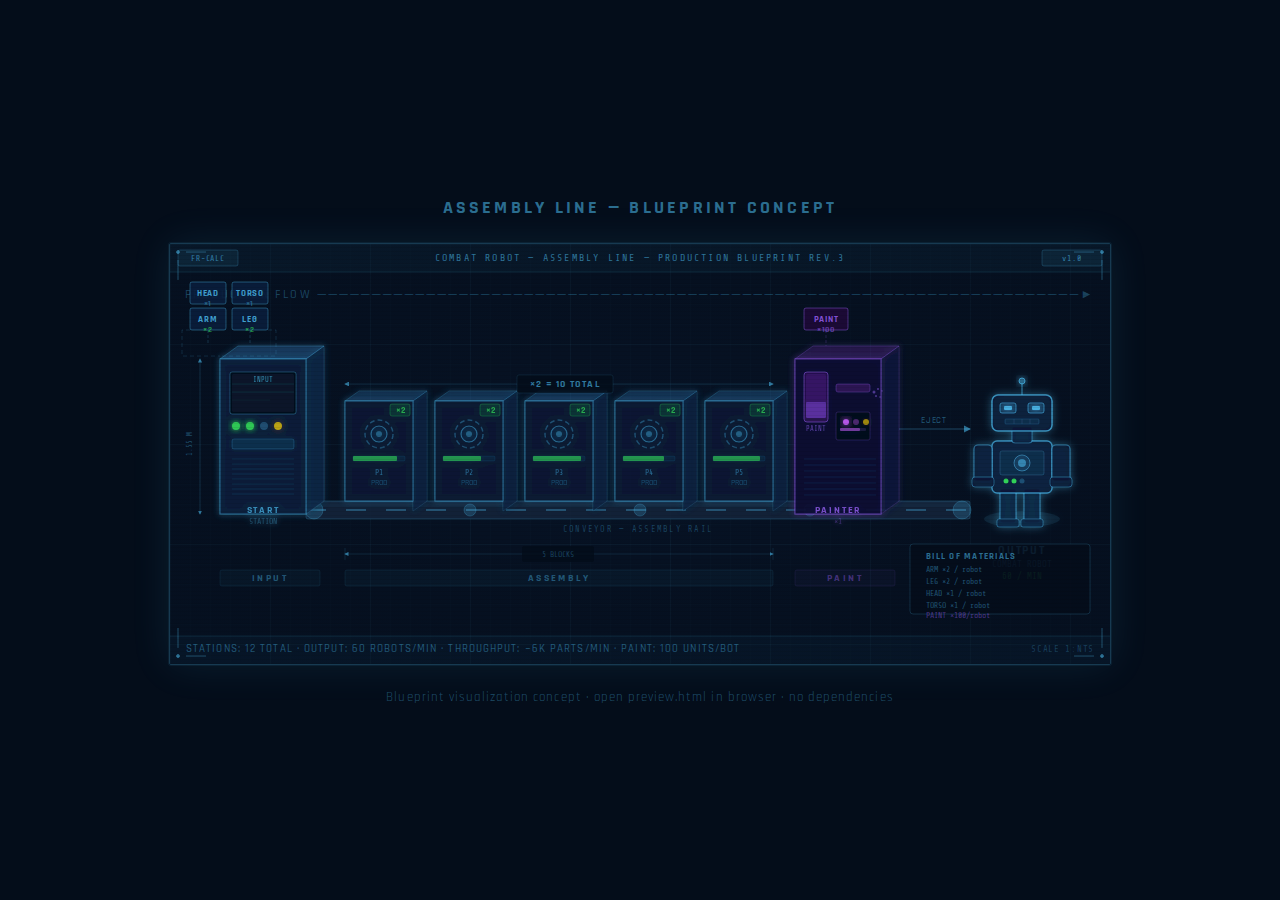
<file: preview.html>
<!DOCTYPE html>
<html lang="en">
<head>
<meta charset="UTF-8">
<title>Assembly Line – Blueprint Preview</title>
<link rel="preconnect" href="https://fonts.googleapis.com">
<link href="https://fonts.googleapis.com/css2?family=Share+Tech+Mono&family=Rajdhani:wght@500;700&display=swap" rel="stylesheet">
<style>
  *, *::before, *::after { box-sizing: border-box; margin: 0; padding: 0; }

  body {
    background: #040d1a;
    display: flex;
    flex-direction: column;
    align-items: center;
    justify-content: center;
    min-height: 100vh;
    font-family: 'Share Tech Mono', monospace;
    color: #4fc3f7;
    gap: 24px;
    padding: 32px 16px;
  }

  h1 {
    font-family: 'Rajdhani', sans-serif;
    font-weight: 700;
    font-size: 18px;
    letter-spacing: 0.18em;
    text-transform: uppercase;
    color: rgba(79,195,247,0.55);
  }

  .blueprint-wrap {
    position: relative;
    border: 1px solid rgba(79,195,247,0.25);
    box-shadow:
      0 0 0 1px rgba(79,195,247,0.08),
      0 0 40px rgba(79,195,247,0.10),
      inset 0 0 80px rgba(7,20,40,0.60);
    border-radius: 2px;
    overflow: hidden;
  }

  /* scanline overlay */
  .blueprint-wrap::after {
    content: '';
    position: absolute;
    inset: 0;
    background: repeating-linear-gradient(
      180deg,
      transparent 0px,
      transparent 3px,
      rgba(0,0,0,0.07) 3px,
      rgba(0,0,0,0.07) 4px
    );
    pointer-events: none;
    z-index: 10;
  }

  svg { display: block; }

  .caption {
    font-family: 'Rajdhani', sans-serif;
    font-size: 13px;
    letter-spacing: 0.08em;
    color: rgba(79,195,247,0.35);
    text-align: center;
  }

  /* Belt animation */
  @keyframes belt-move {
    from { stroke-dashoffset: 0; }
    to   { stroke-dashoffset: -40; }
  }
  .belt-anim {
    animation: belt-move 0.9s linear infinite;
  }

  /* Pulse on output robot */
  @keyframes output-pulse {
    0%, 100% { opacity: 0.85; }
    50%       { opacity: 1.0; }
  }
  .robot-pulse { animation: output-pulse 2.4s ease-in-out infinite; }

  /* Blink on indicator lights */
  @keyframes blink {
    0%, 90%, 100% { opacity: 1; }
    95%            { opacity: 0.2; }
  }
  .blink { animation: blink 3s ease-in-out infinite; }
  .blink2 { animation: blink 3s ease-in-out 1s infinite; }
</style>
</head>
<body>

<h1>Assembly Line — Blueprint Concept</h1>

<div class="blueprint-wrap">
<svg width="940" height="420" viewBox="0 0 940 420"
     xmlns="http://www.w3.org/2000/svg">
  <defs>
    <!-- Background grid -->
    <pattern id="grid-small" width="20" height="20" patternUnits="userSpaceOnUse">
      <path d="M 20 0 L 0 0 0 20" fill="none" stroke="rgba(79,195,247,0.06)" stroke-width="0.5"/>
    </pattern>
    <pattern id="grid-large" width="100" height="100" patternUnits="userSpaceOnUse">
      <path d="M 100 0 L 0 0 0 100" fill="none" stroke="rgba(79,195,247,0.11)" stroke-width="0.8"/>
    </pattern>

    <!-- Glow filter -->
    <filter id="glow" x="-40%" y="-40%" width="180%" height="180%">
      <feGaussianBlur stdDeviation="3" result="blur"/>
      <feMerge><feMergeNode in="blur"/><feMergeNode in="SourceGraphic"/></feMerge>
    </filter>
    <filter id="glow-strong" x="-60%" y="-60%" width="220%" height="220%">
      <feGaussianBlur stdDeviation="5" result="blur"/>
      <feMerge><feMergeNode in="blur"/><feMergeNode in="SourceGraphic"/></feMerge>
    </filter>
    <filter id="cyan-glow" x="-50%" y="-50%" width="200%" height="200%">
      <feGaussianBlur stdDeviation="4" result="coloredBlur"/>
      <feFlood flood-color="#4fc3f7" flood-opacity="0.4" result="color"/>
      <feComposite in="color" in2="coloredBlur" operator="in" result="colorGlow"/>
      <feMerge><feMergeNode in="colorGlow"/><feMergeNode in="SourceGraphic"/></feMerge>
    </filter>

    <!-- Hatch for machine shadows -->
    <pattern id="hatch" width="6" height="6" patternUnits="userSpaceOnUse" patternTransform="rotate(45)">
      <line x1="0" y1="0" x2="0" y2="6" stroke="rgba(79,195,247,0.08)" stroke-width="2"/>
    </pattern>

    <!-- Arrow marker -->
    <marker id="arrow" markerWidth="6" markerHeight="6" refX="5" refY="3" orient="auto">
      <path d="M0,0 L0,6 L6,3 z" fill="rgba(79,195,247,0.55)"/>
    </marker>
    <marker id="arrow-rev" markerWidth="6" markerHeight="6" refX="1" refY="3" orient="auto">
      <path d="M6,0 L6,6 L0,3 z" fill="rgba(79,195,247,0.55)"/>
    </marker>
  </defs>

  <!-- ── BACKGROUND ─────────────────────────────────────────── -->
  <rect width="940" height="420" fill="#071428"/>
  <rect width="940" height="420" fill="url(#grid-small)"/>
  <rect width="940" height="420" fill="url(#grid-large)"/>

  <!-- Vignette -->
  <radialGradient id="vignette" cx="50%" cy="50%" r="70%">
    <stop offset="0%"   stop-color="transparent"/>
    <stop offset="100%" stop-color="rgba(4,13,26,0.55)"/>
  </radialGradient>
  <rect width="940" height="420" fill="url(#vignette)"/>

  <!-- ── CORNER CROSSHAIRS ──────────────────────────────────── -->
  <g stroke="rgba(79,195,247,0.35)" stroke-width="1" fill="none">
    <!-- TL -->
    <line x1="16" y1="8"  x2="36" y2="8"/><line x1="8"  y1="16" x2="8"  y2="36"/>
    <!-- TR -->
    <line x1="904" y1="8" x2="924" y2="8"/><line x1="932" y1="16" x2="932" y2="36"/>
    <!-- BL -->
    <line x1="16" y1="412" x2="36" y2="412"/><line x1="8" y1="384" x2="8" y2="404"/>
    <!-- BR -->
    <line x1="904" y1="412" x2="924" y2="412"/><line x1="932" y1="384" x2="932" y2="404"/>
    <!-- corner dots -->
    <circle cx="8"   cy="8"   r="1.5" fill="rgba(79,195,247,0.5)"/>
    <circle cx="932" cy="8"   r="1.5" fill="rgba(79,195,247,0.5)"/>
    <circle cx="8"   cy="412" r="1.5" fill="rgba(79,195,247,0.5)"/>
    <circle cx="932" cy="412" r="1.5" fill="rgba(79,195,247,0.5)"/>
  </g>

  <!-- ── TITLE BAR ──────────────────────────────────────────── -->
  <rect x="0" y="0" width="940" height="28" fill="rgba(79,195,247,0.04)" stroke="none"/>
  <line x1="0" y1="28" x2="940" y2="28" stroke="rgba(79,195,247,0.18)" stroke-width="0.8"/>
  <text x="470" y="17" text-anchor="middle" font-family="'Share Tech Mono',monospace"
        font-size="10" letter-spacing="0.22em" fill="rgba(79,195,247,0.55)"
        text-transform="uppercase">COMBAT ROBOT — ASSEMBLY LINE — PRODUCTION BLUEPRINT REV.3</text>
  <!-- left badge -->
  <rect x="8" y="6" width="60" height="16" rx="2" fill="rgba(79,195,247,0.08)" stroke="rgba(79,195,247,0.25)" stroke-width="0.8"/>
  <text x="38" y="17" text-anchor="middle" font-family="'Share Tech Mono',monospace" font-size="8"
        letter-spacing="0.12em" fill="rgba(79,195,247,0.60)">FR-CALC</text>
  <!-- right badge -->
  <rect x="872" y="6" width="60" height="16" rx="2" fill="rgba(79,195,247,0.08)" stroke="rgba(79,195,247,0.25)" stroke-width="0.8"/>
  <text x="902" y="17" text-anchor="middle" font-family="'Share Tech Mono',monospace" font-size="8"
        letter-spacing="0.12em" fill="rgba(79,195,247,0.60)">v1.0</text>

  <!-- ── BOTTOM INFO BAR ────────────────────────────────────── -->
  <line x1="0" y1="392" x2="940" y2="392" stroke="rgba(79,195,247,0.18)" stroke-width="0.8"/>
  <rect x="0" y="392" width="940" height="28" fill="rgba(79,195,247,0.03)"/>
  <text x="16" y="408" font-family="'Rajdhani',sans-serif" font-size="11" font-weight="500"
        letter-spacing="0.10em" fill="rgba(79,195,247,0.40)">STATIONS: 12 TOTAL  ·  OUTPUT: 60 ROBOTS/MIN  ·  THROUGHPUT: ~6K PARTS/MIN  ·  PAINT: 100 UNITS/BOT</text>
  <text x="924" y="408" text-anchor="end" font-family="'Share Tech Mono',monospace" font-size="9"
        letter-spacing="0.08em" fill="rgba(79,195,247,0.25)">SCALE 1:NTS</text>

  <!-- ── FLOW LABEL ─────────────────────────────────────────── -->
  <text x="470" y="54" text-anchor="middle" font-family="'Rajdhani',sans-serif" font-size="12"
        font-weight="500" letter-spacing="0.20em" fill="rgba(79,195,247,0.30)">PRODUCTION FLOW ──────────────────────────────────────────────────────────────────────►</text>


  <!-- ════════════════════════════════════════════════════════
       CONVEYOR BELT  (runs from x=136 to x=800, y=257–275)
       ════════════════════════════════════════════════════════ -->
  <!-- Belt body -->
  <rect x="136" y="257" width="664" height="18" rx="2"
        fill="rgba(20,35,58,0.90)" stroke="rgba(79,195,247,0.22)" stroke-width="1"/>
  <!-- Belt surface animated dashes -->
  <line x1="136" y1="266" x2="800" y2="266"
        stroke="rgba(79,195,247,0.30)" stroke-width="2"
        stroke-dasharray="20 20" class="belt-anim"/>
  <!-- Belt rollers -->
  <g fill="rgba(79,195,247,0.18)" stroke="rgba(79,195,247,0.30)" stroke-width="0.8">
    <circle cx="144" cy="266" r="9"/>
    <circle cx="792" cy="266" r="9"/>
    <circle cx="300" cy="266" r="6"/>
    <circle cx="470" cy="266" r="6"/>
    <circle cx="640" cy="266" r="6"/>
  </g>
  <!-- Belt sheen -->
  <rect x="136" y="257" width="664" height="6" rx="2"
        fill="rgba(79,195,247,0.04)"/>

  <!-- Belt label -->
  <text x="468" y="288" text-anchor="middle" font-family="'Share Tech Mono',monospace"
        font-size="8.5" letter-spacing="0.15em" fill="rgba(79,195,247,0.28)">CONVEYOR — ASSEMBLY RAIL</text>


  <!-- ════════════════════════════════════════════════════════
       HELPER MACRO: cabinet-projection box
       Front face: (x,y,w,h)
       Top face offset: dy_top (upward, cabinet projection 30°)
       Right face: dx_right, dy_right
       ════════════════════════════════════════════════════════ -->

  <!-- ── START STATION (x=50, y=115, w=86, h=142) ─────────── -->
  <g filter="url(#glow)" opacity="0.95">
    <!-- Right face (shadow) -->
    <polygon points="136,115 154,102 154,257 136,270"
             fill="rgba(15,40,70,0.85)" stroke="rgba(79,195,247,0.20)" stroke-width="0.8"/>
    <!-- Top face -->
    <polygon points="50,115 68,102 154,102 136,115"
             fill="rgba(40,100,155,0.30)" stroke="rgba(79,195,247,0.35)" stroke-width="0.8"/>
    <!-- Front face -->
    <rect x="50" y="115" width="86" height="155"
          fill="rgba(10,30,60,0.92)" stroke="rgba(79,195,247,0.45)" stroke-width="1.2"/>

    <!-- Screen panel -->
    <rect x="60" y="128" width="66" height="42" rx="2"
          fill="rgba(4,13,26,0.90)" stroke="rgba(79,195,247,0.40)" stroke-width="0.8"/>
    <!-- Screen glow -->
    <rect x="62" y="130" width="62" height="38" rx="1"
          fill="rgba(79,195,247,0.06)"/>
    <!-- Screen lines -->
    <line x1="62" y1="140" x2="124" y2="140" stroke="rgba(79,195,247,0.18)" stroke-width="0.6"/>
    <line x1="62" y1="148" x2="124" y2="148" stroke="rgba(79,195,247,0.18)" stroke-width="0.6"/>
    <line x1="62" y1="156" x2="100" y2="156" stroke="rgba(79,195,247,0.12)" stroke-width="0.6"/>
    <text x="93" y="138" text-anchor="middle" font-family="'Share Tech Mono',monospace"
          font-size="7" fill="rgba(79,195,247,0.70)">INPUT</text>

    <!-- Indicator lights -->
    <circle cx="66" cy="182" r="4" fill="#30d158" class="blink" filter="url(#glow)"/>
    <circle cx="80" cy="182" r="4" fill="#30d158" class="blink2" filter="url(#glow)"/>
    <circle cx="94" cy="182" r="4" fill="rgba(79,195,247,0.30)"/>
    <circle cx="108" cy="182" r="4" fill="#ffd60a" opacity="0.75"/>

    <!-- Input slot -->
    <rect x="62" y="195" width="62" height="10" rx="2"
          fill="rgba(79,195,247,0.10)" stroke="rgba(79,195,247,0.30)" stroke-width="0.8"/>

    <!-- Vent slots -->
    <g stroke="rgba(79,195,247,0.15)" stroke-width="0.7">
      <line x1="62" y1="215" x2="124" y2="215"/>
      <line x1="62" y1="220" x2="124" y2="220"/>
      <line x1="62" y1="225" x2="124" y2="225"/>
      <line x1="62" y1="230" x2="124" y2="230"/>
      <line x1="62" y1="235" x2="124" y2="235"/>
      <line x1="62" y1="240" x2="124" y2="240"/>
      <line x1="62" y1="245" x2="124" y2="245"/>
      <line x1="62" y1="250" x2="124" y2="250"/>
    </g>

    <!-- Label -->
    <text x="93" y="269" text-anchor="middle" font-family="'Rajdhani',sans-serif"
          font-size="10" font-weight="700" letter-spacing="0.18em" fill="rgba(79,195,247,0.75)">START</text>
    <text x="93" y="280" text-anchor="middle" font-family="'Share Tech Mono',monospace"
          font-size="8" fill="rgba(79,195,247,0.35)">STATION</text>
  </g>

  <!-- ── PRODUCER BLOCKS P1–P5 (×2 each = 10 total) ─────── -->
  <!-- cabinet projection constants: dx=14 dy=10 for top+right faces -->
  <!-- Producer positions x: 175, 265, 355, 445, 535  width=68 height=100 y=157 -->

  <g id="producers">

    <!-- Producer template macro via use of repeated groups -->
    <!-- P1 -->
    <g filter="url(#glow)" opacity="0.92">
      <polygon points="243,157 257,147 257,257 243,267"
               fill="rgba(12,35,65,0.80)" stroke="rgba(79,195,247,0.18)" stroke-width="0.7"/>
      <polygon points="175,157 189,147 257,147 243,157"
               fill="rgba(35,90,140,0.28)" stroke="rgba(79,195,247,0.30)" stroke-width="0.7"/>
      <rect x="175" y="157" width="68" height="100"
            fill="rgba(8,25,52,0.95)" stroke="rgba(79,195,247,0.50)" stroke-width="1.1"/>
      <!-- Gear icon -->
      <circle cx="209" cy="190" r="14" fill="none" stroke="rgba(79,195,247,0.35)" stroke-width="1.5"
              stroke-dasharray="5 3"/>
      <circle cx="209" cy="190" r="8"  fill="rgba(79,195,247,0.08)" stroke="rgba(79,195,247,0.50)" stroke-width="1.2"/>
      <circle cx="209" cy="190" r="3"  fill="rgba(79,195,247,0.40)"/>
      <!-- Status bar -->
      <rect x="183" y="212" width="52" height="5" rx="1"
            fill="rgba(79,195,247,0.08)" stroke="rgba(79,195,247,0.20)" stroke-width="0.5"/>
      <rect x="183" y="212" width="44" height="5" rx="1" fill="#30d158" opacity="0.70"/>
      <!-- Label -->
      <text x="209" y="231" text-anchor="middle" font-family="'Share Tech Mono',monospace"
            font-size="8" fill="rgba(79,195,247,0.55)">P1</text>
      <text x="209" y="241" text-anchor="middle" font-family="'Rajdhani',sans-serif"
            font-size="8" font-weight="500" fill="rgba(79,195,247,0.35)">PROD</text>
      <!-- ×2 badge -->
      <rect x="220" y="160" width="20" height="12" rx="2"
            fill="rgba(48,209,88,0.15)" stroke="rgba(48,209,88,0.40)" stroke-width="0.8"/>
      <text x="230" y="169" text-anchor="middle" font-family="'Rajdhani',sans-serif"
            font-size="9" font-weight="700" fill="rgba(48,209,88,0.85)">×2</text>
    </g>

    <!-- P2 -->
    <g filter="url(#glow)" opacity="0.92">
      <polygon points="333,157 347,147 347,257 333,267"
               fill="rgba(12,35,65,0.80)" stroke="rgba(79,195,247,0.18)" stroke-width="0.7"/>
      <polygon points="265,157 279,147 347,147 333,157"
               fill="rgba(35,90,140,0.28)" stroke="rgba(79,195,247,0.30)" stroke-width="0.7"/>
      <rect x="265" y="157" width="68" height="100"
            fill="rgba(8,25,52,0.95)" stroke="rgba(79,195,247,0.50)" stroke-width="1.1"/>
      <circle cx="299" cy="190" r="14" fill="none" stroke="rgba(79,195,247,0.35)" stroke-width="1.5"
              stroke-dasharray="5 3"/>
      <circle cx="299" cy="190" r="8"  fill="rgba(79,195,247,0.08)" stroke="rgba(79,195,247,0.50)" stroke-width="1.2"/>
      <circle cx="299" cy="190" r="3"  fill="rgba(79,195,247,0.40)"/>
      <rect x="273" y="212" width="52" height="5" rx="1"
            fill="rgba(79,195,247,0.08)" stroke="rgba(79,195,247,0.20)" stroke-width="0.5"/>
      <rect x="273" y="212" width="38" height="5" rx="1" fill="#30d158" opacity="0.70"/>
      <text x="299" y="231" text-anchor="middle" font-family="'Share Tech Mono',monospace"
            font-size="8" fill="rgba(79,195,247,0.55)">P2</text>
      <text x="299" y="241" text-anchor="middle" font-family="'Rajdhani',sans-serif"
            font-size="8" font-weight="500" fill="rgba(79,195,247,0.35)">PROD</text>
      <rect x="310" y="160" width="20" height="12" rx="2"
            fill="rgba(48,209,88,0.15)" stroke="rgba(48,209,88,0.40)" stroke-width="0.8"/>
      <text x="320" y="169" text-anchor="middle" font-family="'Rajdhani',sans-serif"
            font-size="9" font-weight="700" fill="rgba(48,209,88,0.85)">×2</text>
    </g>

    <!-- P3 -->
    <g filter="url(#glow)" opacity="0.92">
      <polygon points="423,157 437,147 437,257 423,267"
               fill="rgba(12,35,65,0.80)" stroke="rgba(79,195,247,0.18)" stroke-width="0.7"/>
      <polygon points="355,157 369,147 437,147 423,157"
               fill="rgba(35,90,140,0.28)" stroke="rgba(79,195,247,0.30)" stroke-width="0.7"/>
      <rect x="355" y="157" width="68" height="100"
            fill="rgba(8,25,52,0.95)" stroke="rgba(79,195,247,0.50)" stroke-width="1.1"/>
      <circle cx="389" cy="190" r="14" fill="none" stroke="rgba(79,195,247,0.35)" stroke-width="1.5"
              stroke-dasharray="5 3"/>
      <circle cx="389" cy="190" r="8"  fill="rgba(79,195,247,0.08)" stroke="rgba(79,195,247,0.50)" stroke-width="1.2"/>
      <circle cx="389" cy="190" r="3"  fill="rgba(79,195,247,0.40)"/>
      <rect x="363" y="212" width="52" height="5" rx="1"
            fill="rgba(79,195,247,0.08)" stroke="rgba(79,195,247,0.20)" stroke-width="0.5"/>
      <rect x="363" y="212" width="48" height="5" rx="1" fill="#30d158" opacity="0.70"/>
      <text x="389" y="231" text-anchor="middle" font-family="'Share Tech Mono',monospace"
            font-size="8" fill="rgba(79,195,247,0.55)">P3</text>
      <text x="389" y="241" text-anchor="middle" font-family="'Rajdhani',sans-serif"
            font-size="8" font-weight="500" fill="rgba(79,195,247,0.35)">PROD</text>
      <rect x="400" y="160" width="20" height="12" rx="2"
            fill="rgba(48,209,88,0.15)" stroke="rgba(48,209,88,0.40)" stroke-width="0.8"/>
      <text x="410" y="169" text-anchor="middle" font-family="'Rajdhani',sans-serif"
            font-size="9" font-weight="700" fill="rgba(48,209,88,0.85)">×2</text>
    </g>

    <!-- P4 -->
    <g filter="url(#glow)" opacity="0.92">
      <polygon points="513,157 527,147 527,257 513,267"
               fill="rgba(12,35,65,0.80)" stroke="rgba(79,195,247,0.18)" stroke-width="0.7"/>
      <polygon points="445,157 459,147 527,147 513,157"
               fill="rgba(35,90,140,0.28)" stroke="rgba(79,195,247,0.30)" stroke-width="0.7"/>
      <rect x="445" y="157" width="68" height="100"
            fill="rgba(8,25,52,0.95)" stroke="rgba(79,195,247,0.50)" stroke-width="1.1"/>
      <circle cx="479" cy="190" r="14" fill="none" stroke="rgba(79,195,247,0.35)" stroke-width="1.5"
              stroke-dasharray="5 3"/>
      <circle cx="479" cy="190" r="8"  fill="rgba(79,195,247,0.08)" stroke="rgba(79,195,247,0.50)" stroke-width="1.2"/>
      <circle cx="479" cy="190" r="3"  fill="rgba(79,195,247,0.40)"/>
      <rect x="453" y="212" width="52" height="5" rx="1"
            fill="rgba(79,195,247,0.08)" stroke="rgba(79,195,247,0.20)" stroke-width="0.5"/>
      <rect x="453" y="212" width="41" height="5" rx="1" fill="#30d158" opacity="0.70"/>
      <text x="479" y="231" text-anchor="middle" font-family="'Share Tech Mono',monospace"
            font-size="8" fill="rgba(79,195,247,0.55)">P4</text>
      <text x="479" y="241" text-anchor="middle" font-family="'Rajdhani',sans-serif"
            font-size="8" font-weight="500" fill="rgba(79,195,247,0.35)">PROD</text>
      <rect x="490" y="160" width="20" height="12" rx="2"
            fill="rgba(48,209,88,0.15)" stroke="rgba(48,209,88,0.40)" stroke-width="0.8"/>
      <text x="500" y="169" text-anchor="middle" font-family="'Rajdhani',sans-serif"
            font-size="9" font-weight="700" fill="rgba(48,209,88,0.85)">×2</text>
    </g>

    <!-- P5 -->
    <g filter="url(#glow)" opacity="0.92">
      <polygon points="603,157 617,147 617,257 603,267"
               fill="rgba(12,35,65,0.80)" stroke="rgba(79,195,247,0.18)" stroke-width="0.7"/>
      <polygon points="535,157 549,147 617,147 603,157"
               fill="rgba(35,90,140,0.28)" stroke="rgba(79,195,247,0.30)" stroke-width="0.7"/>
      <rect x="535" y="157" width="68" height="100"
            fill="rgba(8,25,52,0.95)" stroke="rgba(79,195,247,0.50)" stroke-width="1.1"/>
      <circle cx="569" cy="190" r="14" fill="none" stroke="rgba(79,195,247,0.35)" stroke-width="1.5"
              stroke-dasharray="5 3"/>
      <circle cx="569" cy="190" r="8"  fill="rgba(79,195,247,0.08)" stroke="rgba(79,195,247,0.50)" stroke-width="1.2"/>
      <circle cx="569" cy="190" r="3"  fill="rgba(79,195,247,0.40)"/>
      <rect x="543" y="212" width="52" height="5" rx="1"
            fill="rgba(79,195,247,0.08)" stroke="rgba(79,195,247,0.20)" stroke-width="0.5"/>
      <rect x="543" y="212" width="47" height="5" rx="1" fill="#30d158" opacity="0.70"/>
      <text x="569" y="231" text-anchor="middle" font-family="'Share Tech Mono',monospace"
            font-size="8" fill="rgba(79,195,247,0.55)">P5</text>
      <text x="569" y="241" text-anchor="middle" font-family="'Rajdhani',sans-serif"
            font-size="8" font-weight="500" fill="rgba(79,195,247,0.35)">PROD</text>
      <rect x="580" y="160" width="20" height="12" rx="2"
            fill="rgba(48,209,88,0.15)" stroke="rgba(48,209,88,0.40)" stroke-width="0.8"/>
      <text x="590" y="169" text-anchor="middle" font-family="'Rajdhani',sans-serif"
            font-size="9" font-weight="700" fill="rgba(48,209,88,0.85)">×2</text>
    </g>

    <!-- "×2 = 10 TOTAL" annotation -->
    <line x1="175" y1="140" x2="603" y2="140" stroke="rgba(79,195,247,0.20)" stroke-width="0.8"
          marker-start="url(#arrow-rev)" marker-end="url(#arrow)"/>
    <rect x="347" y="131" width="96" height="18" rx="2"
          fill="rgba(4,13,26,0.85)" stroke="rgba(79,195,247,0.18)" stroke-width="0.6"/>
    <text x="395" y="143" text-anchor="middle" font-family="'Rajdhani',sans-serif"
          font-size="10" font-weight="700" letter-spacing="0.12em" fill="rgba(79,195,247,0.60)">×2 = 10 TOTAL</text>
  </g>


  <!-- ── PAINTER STATION (x=625, y=115, w=86, h=142) ─────── -->
  <g filter="url(#glow)" opacity="0.95">
    <!-- Right face -->
    <polygon points="711,115 729,102 729,257 711,270"
             fill="rgba(15,25,60,0.80)" stroke="rgba(160,100,255,0.20)" stroke-width="0.8"/>
    <!-- Top face -->
    <polygon points="625,115 643,102 729,102 711,115"
             fill="rgba(80,40,130,0.25)" stroke="rgba(160,100,255,0.30)" stroke-width="0.8"/>
    <!-- Front face -->
    <rect x="625" y="115" width="86" height="155"
          fill="rgba(10,15,50,0.94)" stroke="rgba(160,100,255,0.50)" stroke-width="1.2"/>

    <!-- Paint tank -->
    <rect x="634" y="128" width="24" height="50" rx="3"
          fill="rgba(60,20,100,0.60)" stroke="rgba(160,100,255,0.50)" stroke-width="1"/>
    <rect x="636" y="130" width="20" height="44" rx="2"
          fill="rgba(120,50,200,0.20)"/>
    <!-- Liquid level -->
    <rect x="636" y="158" width="20" height="16" rx="1" fill="rgba(140,80,240,0.45)"/>
    <text x="646" y="187" text-anchor="middle" font-family="'Share Tech Mono',monospace"
          font-size="7" fill="rgba(160,100,255,0.60)">PAINT</text>

    <!-- Spray nozzle -->
    <rect x="666" y="140" width="34" height="8" rx="2"
          fill="rgba(60,20,100,0.70)" stroke="rgba(160,100,255,0.40)" stroke-width="0.8"/>
    <!-- Spray dots -->
    <g fill="rgba(160,100,255,0.50)" class="blink2">
      <circle cx="704" cy="148" r="1.5"/>
      <circle cx="708" cy="145" r="1"/>
      <circle cx="706" cy="152" r="1"/>
      <circle cx="712" cy="147" r="0.8"/>
      <circle cx="710" cy="153" r="0.8"/>
    </g>

    <!-- Indicator panel -->
    <rect x="666" y="168" width="34" height="28" rx="2"
          fill="rgba(4,13,26,0.80)" stroke="rgba(160,100,255,0.30)" stroke-width="0.7"/>
    <circle cx="676" cy="178" r="3" fill="#bf5af2" class="blink" filter="url(#glow)"/>
    <circle cx="686" cy="178" r="3" fill="#bf5af2" opacity="0.40"/>
    <circle cx="696" cy="178" r="3" fill="#ffd60a" opacity="0.65" class="blink2"/>
    <rect x="670" y="184" width="26" height="3" rx="1" fill="rgba(160,100,255,0.15)"/>
    <rect x="670" y="184" width="20" height="3" rx="1" fill="#bf5af2" opacity="0.55"/>

    <!-- Vent -->
    <g stroke="rgba(160,100,255,0.15)" stroke-width="0.7">
      <line x1="634" y1="215" x2="706" y2="215"/>
      <line x1="634" y1="221" x2="706" y2="221"/>
      <line x1="634" y1="227" x2="706" y2="227"/>
      <line x1="634" y1="233" x2="706" y2="233"/>
      <line x1="634" y1="239" x2="706" y2="239"/>
      <line x1="634" y1="245" x2="706" y2="245"/>
      <line x1="634" y1="251" x2="706" y2="251"/>
    </g>

    <!-- Label -->
    <text x="668" y="269" text-anchor="middle" font-family="'Rajdhani',sans-serif"
          font-size="10" font-weight="700" letter-spacing="0.18em" fill="rgba(160,100,255,0.80)">PAINTER</text>
    <text x="668" y="280" text-anchor="middle" font-family="'Share Tech Mono',monospace"
          font-size="8" fill="rgba(160,100,255,0.35)">×1</text>
  </g>


  <!-- ── ROBOT OUTPUT ─────────────────────────────────────── -->
  <g transform="translate(800, 145)" class="robot-pulse" filter="url(#cyan-glow)">
    <!-- Glow base -->
    <ellipse cx="52" cy="130" rx="38" ry="8" fill="rgba(79,195,247,0.10)"/>

    <!-- Legs -->
    <rect x="30" y="100" width="16" height="34" rx="3"
          fill="rgba(10,35,65,0.95)" stroke="rgba(79,195,247,0.55)" stroke-width="1.2"/>
    <rect x="54" y="100" width="16" height="34" rx="3"
          fill="rgba(10,35,65,0.95)" stroke="rgba(79,195,247,0.55)" stroke-width="1.2"/>
    <!-- Feet -->
    <rect x="27" y="130" width="22" height="8" rx="2"
          fill="rgba(10,35,65,0.95)" stroke="rgba(79,195,247,0.40)" stroke-width="1"/>
    <rect x="51" y="130" width="22" height="8" rx="2"
          fill="rgba(10,35,65,0.95)" stroke="rgba(79,195,247,0.40)" stroke-width="1"/>

    <!-- Body -->
    <rect x="22" y="52" width="60" height="52" rx="5"
          fill="rgba(8,25,55,0.96)" stroke="rgba(79,195,247,0.65)" stroke-width="1.4"/>
    <!-- Body detail -->
    <rect x="30" y="62" width="44" height="24" rx="2"
          fill="rgba(79,195,247,0.07)" stroke="rgba(79,195,247,0.30)" stroke-width="0.8"/>
    <!-- Core light -->
    <circle cx="52" cy="74" r="8" fill="rgba(79,195,247,0.12)" stroke="rgba(79,195,247,0.50)" stroke-width="1"/>
    <circle cx="52" cy="74" r="4" fill="rgba(79,195,247,0.55)" class="blink"/>
    <!-- Status dots -->
    <circle cx="36" cy="92" r="2.5" fill="#30d158" class="blink"/>
    <circle cx="44" cy="92" r="2.5" fill="#30d158" class="blink2"/>
    <circle cx="52" cy="92" r="2.5" fill="rgba(79,195,247,0.30)"/>

    <!-- Arms -->
    <rect x="4"  y="56" width="18" height="36" rx="4"
          fill="rgba(8,25,55,0.96)" stroke="rgba(79,195,247,0.50)" stroke-width="1.2"/>
    <rect x="82" y="56" width="18" height="36" rx="4"
          fill="rgba(8,25,55,0.96)" stroke="rgba(79,195,247,0.50)" stroke-width="1.2"/>
    <!-- Hand -->
    <rect x="2"  y="88" width="22" height="10" rx="3"
          fill="rgba(8,25,55,0.96)" stroke="rgba(79,195,247,0.40)" stroke-width="1"/>
    <rect x="80" y="88" width="22" height="10" rx="3"
          fill="rgba(8,25,55,0.96)" stroke="rgba(79,195,247,0.40)" stroke-width="1"/>

    <!-- Neck -->
    <rect x="42" y="38" width="20" height="16" rx="3"
          fill="rgba(10,30,60,0.95)" stroke="rgba(79,195,247,0.45)" stroke-width="1.1"/>

    <!-- Head -->
    <rect x="22" y="6" width="60" height="36" rx="6"
          fill="rgba(8,25,55,0.97)" stroke="rgba(79,195,247,0.70)" stroke-width="1.5"/>
    <!-- Eyes -->
    <rect x="30" y="14" width="16" height="10" rx="2"
          fill="rgba(79,195,247,0.15)" stroke="rgba(79,195,247,0.60)" stroke-width="1"/>
    <rect x="58" y="14" width="16" height="10" rx="2"
          fill="rgba(79,195,247,0.15)" stroke="rgba(79,195,247,0.60)" stroke-width="1"/>
    <!-- Eye pupils (glowing) -->
    <rect x="34" y="17" width="8" height="4" rx="1" fill="rgba(79,195,247,0.80)" class="blink" filter="url(#glow)"/>
    <rect x="62" y="17" width="8" height="4" rx="1" fill="rgba(79,195,247,0.80)" class="blink2" filter="url(#glow)"/>
    <!-- Antenna -->
    <line x1="52" y1="6" x2="52" y2="-6" stroke="rgba(79,195,247,0.55)" stroke-width="1.2"/>
    <circle cx="52" cy="-8" r="3" fill="rgba(79,195,247,0.30)" stroke="rgba(79,195,247,0.65)" stroke-width="1"
            class="blink" filter="url(#glow)"/>
    <!-- Mouth -->
    <rect x="35" y="30" width="34" height="5" rx="1"
          fill="rgba(79,195,247,0.08)" stroke="rgba(79,195,247,0.30)" stroke-width="0.7"/>
    <g stroke="rgba(79,195,247,0.30)" stroke-width="0.5">
      <line x1="44" y1="30" x2="44" y2="35"/>
      <line x1="52" y1="30" x2="52" y2="35"/>
      <line x1="60" y1="30" x2="60" y2="35"/>
    </g>
  </g>

  <!-- Robot label + callout -->
  <text x="852" y="310" text-anchor="middle" font-family="'Rajdhani',sans-serif"
        font-size="12" font-weight="700" letter-spacing="0.14em" fill="rgba(79,195,247,0.75)">OUTPUT</text>
  <text x="852" y="323" text-anchor="middle" font-family="'Share Tech Mono',monospace"
        font-size="9" fill="rgba(79,195,247,0.40)">COMBAT ROBOT</text>
  <text x="852" y="335" text-anchor="middle" font-family="'Share Tech Mono',monospace"
        font-size="9" fill="rgba(48,209,88,0.65)">60 / MIN</text>


  <!-- ── PARTS INPUT (above Start station) ─────────────────── -->
  <!-- Small labeled material boxes dropping into the start station -->
  <g font-family="'Rajdhani',sans-serif" font-size="9" font-weight="700" letter-spacing="0.08em">

    <!-- ARM ×2 -->
    <rect x="20" y="64" width="36" height="22" rx="2"
          fill="rgba(10,30,60,0.90)" stroke="rgba(79,195,247,0.40)" stroke-width="0.9"/>
    <text x="38" y="78" text-anchor="middle" fill="rgba(79,195,247,0.80)">ARM</text>
    <text x="38" y="88" text-anchor="middle" font-size="8" fill="rgba(48,209,88,0.70)">×2</text>
    <line x1="38" y1="86" x2="38" y2="100" stroke="rgba(79,195,247,0.25)" stroke-width="0.8" stroke-dasharray="3 2"/>

    <!-- LEG ×2 -->
    <rect x="62" y="64" width="36" height="22" rx="2"
          fill="rgba(10,30,60,0.90)" stroke="rgba(79,195,247,0.40)" stroke-width="0.9"/>
    <text x="80" y="78" text-anchor="middle" fill="rgba(79,195,247,0.80)">LEG</text>
    <text x="80" y="88" text-anchor="middle" font-size="8" fill="rgba(48,209,88,0.70)">×2</text>
    <line x1="80" y1="86" x2="80" y2="100" stroke="rgba(79,195,247,0.25)" stroke-width="0.8" stroke-dasharray="3 2"/>

    <!-- HEAD ×1 -->
    <rect x="20" y="38" width="36" height="22" rx="2"
          fill="rgba(10,30,60,0.90)" stroke="rgba(79,195,247,0.40)" stroke-width="0.9"/>
    <text x="38" y="52" text-anchor="middle" fill="rgba(79,195,247,0.80)">HEAD</text>
    <text x="38" y="62" text-anchor="middle" font-size="8" fill="rgba(79,195,247,0.40)">×1</text>

    <!-- TORSO ×1 -->
    <rect x="62" y="38" width="36" height="22" rx="2"
          fill="rgba(10,30,60,0.90)" stroke="rgba(79,195,247,0.40)" stroke-width="0.9"/>
    <text x="80" y="52" text-anchor="middle" fill="rgba(79,195,247,0.80)">TORSO</text>
    <text x="80" y="62" text-anchor="middle" font-size="8" fill="rgba(79,195,247,0.40)">×1</text>

    <!-- Bracket connecting parts to station -->
    <path d="M 20 86 L 12 86 L 12 112 L 50 112" fill="none"
          stroke="rgba(79,195,247,0.20)" stroke-width="0.8" stroke-dasharray="4 3"/>
    <path d="M 98 86 L 106 86 L 106 112 L 50 112" fill="none"
          stroke="rgba(79,195,247,0.20)" stroke-width="0.8" stroke-dasharray="4 3"/>

    <!-- PAINT input (above painter) -->
    <rect x="634" y="64" width="44" height="22" rx="2"
          fill="rgba(30,10,55,0.90)" stroke="rgba(160,100,255,0.45)" stroke-width="0.9"/>
    <text x="656" y="78" text-anchor="middle" fill="rgba(160,100,255,0.80)">PAINT</text>
    <text x="656" y="88" text-anchor="middle" font-size="8" fill="rgba(160,100,255,0.55)">×100</text>
    <line x1="656" y1="86" x2="656" y2="102" stroke="rgba(160,100,255,0.25)" stroke-width="0.8" stroke-dasharray="3 2"/>
  </g>


  <!-- ── DIMENSION / ANNOTATION LINES ──────────────────────── -->
  <!-- Height annotation on Start station -->
  <g stroke="rgba(79,195,247,0.25)" stroke-width="0.7" fill="none">
    <line x1="30" y1="115" x2="30" y2="270" marker-start="url(#arrow-rev)" marker-end="url(#arrow)"/>
  </g>
  <text x="22" y="200" text-anchor="middle" font-family="'Share Tech Mono',monospace"
        font-size="7" fill="rgba(79,195,247,0.35)" transform="rotate(-90,22,200)">1.55 M</text>

  <!-- Width annotation across producers -->
  <g stroke="rgba(79,195,247,0.18)" stroke-width="0.7" fill="none">
    <line x1="175" y1="310" x2="603" y2="310" marker-start="url(#arrow-rev)" marker-end="url(#arrow)"/>
    <line x1="175" y1="304" x2="175" y2="316" />
    <line x1="603" y1="304" x2="603" y2="316" />
  </g>
  <rect x="352" y="302" width="72" height="16" rx="2"
        fill="rgba(4,13,26,0.85)" stroke="none"/>
  <text x="388" y="313" text-anchor="middle" font-family="'Share Tech Mono',monospace"
        font-size="8" fill="rgba(79,195,247,0.30)">5 BLOCKS</text>

  <!-- Flow arrow from painters to output zone -->
  <g stroke="rgba(79,195,247,0.30)" stroke-width="1.2" fill="none">
    <line x1="729" y1="185" x2="800" y2="185" marker-end="url(#arrow)"/>
  </g>
  <text x="764" y="179" text-anchor="middle" font-family="'Rajdhani',sans-serif"
        font-size="9" font-weight="500" letter-spacing="0.10em" fill="rgba(79,195,247,0.40)">EJECT</text>


  <!-- ── SECTION LABELS ──────────────────────────────────────── -->
  <!-- "ASSEMBLY" bracket over producers area -->
  <rect x="175" y="326" width="428" height="16" rx="2"
        fill="rgba(79,195,247,0.04)" stroke="rgba(79,195,247,0.15)" stroke-width="0.6"/>
  <text x="389" y="337" text-anchor="middle" font-family="'Rajdhani',sans-serif"
        font-size="10" font-weight="700" letter-spacing="0.24em" fill="rgba(79,195,247,0.40)">ASSEMBLY</text>

  <!-- "PAINT" label under painter -->
  <rect x="625" y="326" width="100" height="16" rx="2"
        fill="rgba(160,100,255,0.04)" stroke="rgba(160,100,255,0.15)" stroke-width="0.6"/>
  <text x="675" y="337" text-anchor="middle" font-family="'Rajdhani',sans-serif"
        font-size="10" font-weight="700" letter-spacing="0.24em" fill="rgba(160,100,255,0.40)">PAINT</text>

  <!-- "INPUT" label under start -->
  <rect x="50" y="326" width="100" height="16" rx="2"
        fill="rgba(79,195,247,0.04)" stroke="rgba(79,195,247,0.15)" stroke-width="0.6"/>
  <text x="100" y="337" text-anchor="middle" font-family="'Rajdhani',sans-serif"
        font-size="10" font-weight="700" letter-spacing="0.24em" fill="rgba(79,195,247,0.40)">INPUT</text>


  <!-- ── CALLOUT BOX (bottom-right) ────────────────────────── -->
  <rect x="740" y="300" width="180" height="70" rx="3"
        fill="rgba(4,13,26,0.88)" stroke="rgba(79,195,247,0.22)" stroke-width="0.8"/>
  <text x="756" y="315" font-family="'Rajdhani',sans-serif" font-size="9" font-weight="700"
        letter-spacing="0.14em" fill="rgba(79,195,247,0.55)">BILL OF MATERIALS</text>
  <g font-family="'Share Tech Mono',monospace" font-size="8" fill="rgba(79,195,247,0.40)">
    <text x="756" y="328">ARM         ×2 / robot</text>
    <text x="756" y="340">LEG         ×2 / robot</text>
    <text x="756" y="352">HEAD        ×1 / robot</text>
    <text x="756" y="364">TORSO       ×1 / robot</text>
    <text x="756" y="374" fill="rgba(160,100,255,0.45)">PAINT       ×100/robot</text>
  </g>

</svg>
</div>

<p class="caption">Blueprint visualization concept · open preview.html in browser · no dependencies</p>

</body>
</html>
</file>
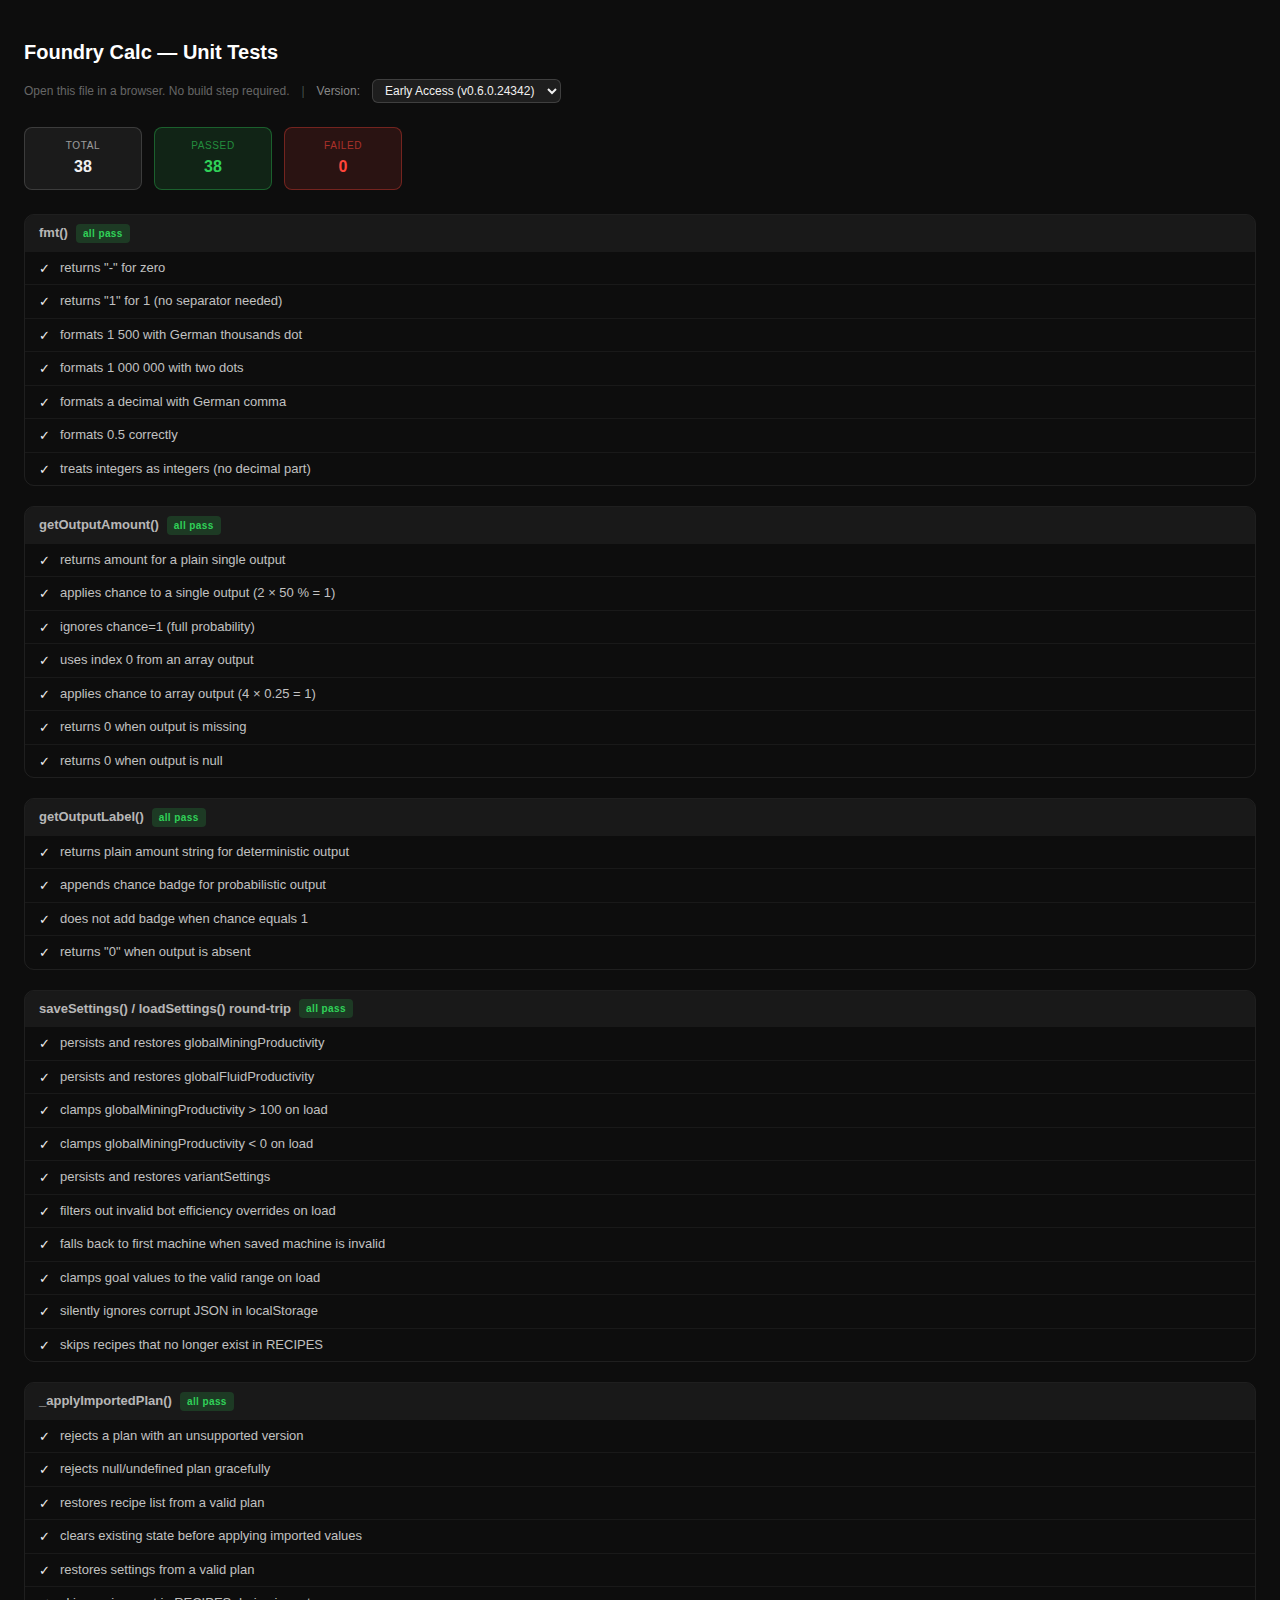
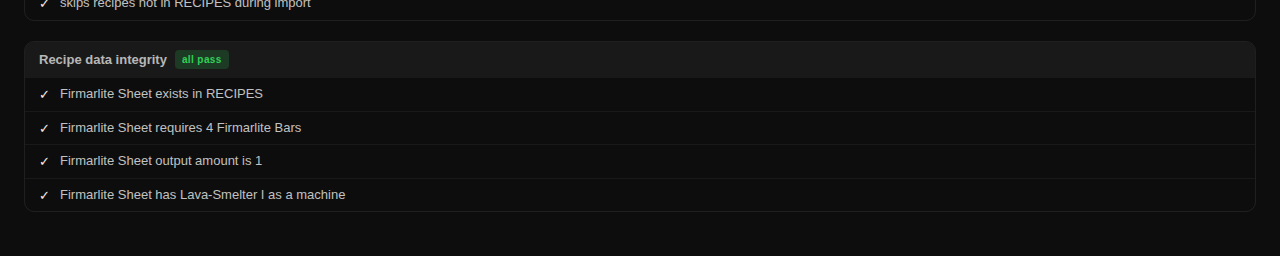
<file: tests/runner.html>
<!doctype html>
<html lang="en">
<head>
  <meta charset="UTF-8" />
  <meta name="viewport" content="width=device-width, initial-scale=1.0" />
  <title>Foundry Calc – Unit Tests</title>
  <style>
    body { font-family: -apple-system, BlinkMacSystemFont, "Helvetica Neue", sans-serif;
           background: #0d0d0d; color: #f0f0f0; margin: 0; padding: 24px;
           font-size: 14px; line-height: 1.5; }
    h1   { font-size: 20px; font-weight: 700; color: #fff; margin-bottom: 4px; }
    .sub { color: #666; font-size: 12px; margin-bottom: 24px; display: flex; align-items: center; gap: 12px; flex-wrap: wrap; }

    #stats { display: flex; gap: 12px; margin-bottom: 24px; flex-wrap: wrap; }
    .stat  { padding: 10px 18px; border-radius: 8px; font-weight: 700;
             font-size: 16px; border: 1px solid; min-width: 80px; text-align: center; }
    .stat .lbl { font-size: 10px; font-weight: 500; letter-spacing: .06em;
                 text-transform: uppercase; opacity: .6; display: block; margin-bottom: 2px; }
    .pass-stat { background: rgba(48,209,88,.12); border-color: rgba(48,209,88,.35); color: #30d158; }
    .fail-stat { background: rgba(255,69,58,.12);  border-color: rgba(255,69,58,.35);  color: #ff453a; }
    .total-stat{ background: rgba(255,255,255,.06); border-color: rgba(255,255,255,.15); color: #f0f0f0; }

    .suite        { margin-bottom: 20px; border: 1px solid rgba(255,255,255,.08);
                    border-radius: 10px; overflow: hidden; }
    .suite-header { background: rgba(255,255,255,.05); padding: 8px 14px;
                    font-weight: 700; font-size: 13px; color: rgba(255,255,255,.7);
                    display: flex; align-items: center; gap: 8px; }
    .suite-badge  { font-size: 10px; padding: 2px 7px; border-radius: 4px;
                    font-weight: 600; letter-spacing: .04em; }
    .all-pass     { background: rgba(48,209,88,.18); color: #30d158; }
    .has-fail     { background: rgba(255,69,58,.18); color: #ff453a; }

    .test         { display: flex; align-items: flex-start; gap: 10px;
                    padding: 6px 14px; border-top: 1px solid rgba(255,255,255,.05);
                    font-size: 13px; }
    .test:first-of-type { border-top: none; }
    .icon         { flex-shrink: 0; font-size: 13px; margin-top: 1px; }
    .test-name    { flex: 1; }
    .test.fail .test-name { color: #ff453a; }
    .test.pass .test-name { color: rgba(255,255,255,.75); }
    .err-msg      { font-size: 11px; color: #ff8080; font-family: monospace;
                    margin-top: 3px; white-space: pre-wrap; word-break: break-all; }

    #loading { color: #888; font-size: 13px; padding: 20px 0; }

    #versionSelect {
      background: rgba(255,255,255,.07); border: 1px solid rgba(255,255,255,.15);
      color: #f0f0f0; border-radius: 6px; padding: 3px 8px; font-size: 12px;
      cursor: pointer; outline: none;
    }
    #versionSelect:hover { border-color: rgba(255,255,255,.3); }
  </style>
</head>
<body>
  <h1>Foundry Calc — Unit Tests</h1>
  <p class="sub">
    <span>Open this file in a browser. No build step required.</span>
    <span style="color:rgba(255,255,255,.25)">|</span>
    <label for="versionSelect" style="color:#888">Version:</label>
    <select id="versionSelect"></select>
  </p>

  <div id="stats"><div id="loading">Running tests…</div></div>
  <div id="results"></div>

  <!-- Minimal DOM stubs required by app scripts -->
  <div class="container" style="display:none"></div>
  <div id="recipeResults"    style="display:none"></div>
  <div id="selectedRecipes"  style="display:none"></div>
  <div id="recipeCatTabs"    style="display:none"></div>
  <div id="recipeGrid"       style="display:none"></div>
  <div id="recipePickerOverlay" style="display:none"></div>
  <div id="recipePickerModal"   style="display:none"></div>
  <div id="recipeSettingsOverlay" style="display:none"></div>
  <div id="recipeSettingsModal"   style="display:none"></div>

  <!-- Version registry (defines GAME_VERSIONS + GAME_VERSION_DEFAULT) -->
  <script src="../data/version-registry.js"></script>

  <!-- Populate the version selector and wire up reload-on-change -->
  <script>
    (function () {
      var sel = localStorage.getItem('fc_game_version') || GAME_VERSION_DEFAULT;
      if (!GAME_VERSIONS.some(function (v) { return v.id === sel; }))
        sel = GAME_VERSION_DEFAULT;

      var select = document.getElementById('versionSelect');
      GAME_VERSIONS.forEach(function (v) {
        var opt = document.createElement('option');
        opt.value = v.id;
        opt.textContent = v.label;
        if (v.id === sel) opt.selected = true;
        select.appendChild(opt);
      });

      select.addEventListener('change', function () {
        localStorage.setItem('fc_game_version', this.value);
        location.reload();
      });

      // Inject the versioned data scripts synchronously so that state.js sees them.
      // Use Date.now() as cache-buster so the test runner always fetches fresh files.
      var cb = '?t=' + Date.now();
      document.write('<scr' + 'ipt src="../data/versions/' + sel + '/game-data.js' + cb + '"></scr' + 'ipt>');
      document.write('<scr' + 'ipt src="../data/versions/' + sel + '/recipes.js'   + cb + '"></scr' + 'ipt>');
    })();
  </script>

  <!-- Stub the icon helper so icons.js (25 MB) is not needed -->
  <script>function getIcon() { return ''; }</script>

  <!-- App modules under test -->
  <script src="../app/state.js"></script>
  <script src="../app/calculation.js"></script>
  <script src="../app/ui-nav.js"></script>

  <!-- Test suite -->
  <script src="unit.test.js"></script>
</body>
</html>
</file>
<file: styles.css>
:root {
      --bg: #05000f;
      --bg2: rgba(140,50,220,0.06);
      --bg3: rgba(140,50,220,0.10);
      --panel: rgba(40,10,80,0.45);
      --border: rgba(160,60,255,0.20);
      --accent: #a855f7;
      --accent2: #ff453a;
      --accent3: #30d158;
      --text: #f5f5f7;
      --text-dim: #98989f;
      --highlight: rgba(140,50,220,0.14);
      --warn: #ffd60a;
      --glass-bg: rgba(40,10,80,0.45);
      --glass-border: rgba(160,60,255,0.18);
      --glass-highlight: rgba(200,100,255,0.15);
      --shadow-deep: 0 20px 60px rgba(60,0,120,0.4), 0 4px 16px rgba(0,0,0,0.3);
      --radius-lg: 20px;
      --radius-md: 14px;
      --radius-sm: 10px;
    }

    * {
      box-sizing: border-box;
      margin: 0;
      padding: 0;
    }

    body {
      background:
        radial-gradient(ellipse 120% 90% at 70% 40%,   rgba(130,40,200,0.55) 0%, transparent 55%),
        radial-gradient(ellipse 80%  70% at 20% 80%,   rgba(80,20,160,0.45) 0%, transparent 50%),
        radial-gradient(ellipse 60%  50% at 90% 10%,   rgba(180,60,220,0.35) 0%, transparent 45%),
        radial-gradient(ellipse 90%  80% at 50% 60%,   rgba(100,0,180,0.30) 0%, transparent 60%),
        radial-gradient(ellipse 50%  40% at 30% 20%,   rgba(60,10,120,0.40) 0%, transparent 45%),
        radial-gradient(ellipse 40%  60% at 80% 80%,   rgba(200,80,255,0.20) 0%, transparent 40%),
        #05000f;
      color: var(--text);
      font-family: -apple-system, BlinkMacSystemFont, "Helvetica Neue", Arial, sans-serif;
      font-size: 14px;
      min-height: 100vh;
      -webkit-font-smoothing: antialiased;
      letter-spacing: -0.01em;
    }

    /* Nebula overlay effect */
    body::before {
      content: '';
      position: fixed;
      inset: 0;
      background:
        radial-gradient(ellipse 30% 20% at 65% 35%, rgba(220,120,255,0.18) 0%, transparent 60%),
        radial-gradient(ellipse 25% 35% at 75% 55%, rgba(160,60,240,0.12) 0%, transparent 55%);
      pointer-events: none;
      z-index: 0;
    }

    body > * {
      position: relative;
      z-index: 1;
    }

    /* App wrapper card */
    .app-wrapper {
      margin: 16px;
      border-radius: 24px;
      overflow: hidden;
      border: 1px solid rgba(160,60,255,0.20);
      box-shadow:
        0 0 80px rgba(120,40,200,0.25),
        0 0 200px rgba(100,20,180,0.15),
        0 30px 80px rgba(0,0,0,0.6),
        inset 0 1px 0 rgba(255,255,255,0.10);
      height: calc(100vh - 32px);
      display: flex;
      flex-direction: column;
    }

    /* Header */
    header {
      background: rgba(30,5,60,0.75);
      backdrop-filter: blur(60px) saturate(200%);
      -webkit-backdrop-filter: blur(60px) saturate(200%);
      border-bottom: 1px solid rgba(160,60,255,0.20);
      box-shadow:
        0 1px 0 rgba(200,100,255,0.10),
        inset 0 1px 0 rgba(255,255,255,0.08);
      padding: 14px 28px;
      display: flex;
      align-items: center;
      gap: 20px;
      flex-shrink: 0;
    }

    .logo {
      font-family: -apple-system, BlinkMacSystemFont, "Helvetica Neue", sans-serif;
      font-size: 18px;
      font-weight: 700;
      color: #ffffff;
      letter-spacing: 0.08em;
      text-shadow: none;
    }

    .logo span {
      color: rgba(255,255,255,0.45);
    }

    .subtitle {
      color: rgba(255,255,255,0.35);
      font-size: 11px;
      letter-spacing: 0.04em;
      text-transform: none;
    }

    /* Layout */
    .container {
      display: grid;
      grid-template-columns: 360px 1fr;
      gap: 0;
      flex: 1;
      overflow: hidden;
      min-height: 0;
      transition: grid-template-columns 0.3s cubic-bezier(0.4,0,0.2,1);
    }
    .container.sidebar-collapsed {
      grid-template-columns: 0px 1fr;
    }

    /* Sidebar */
    .sidebar {
      background: rgba(20,5,45,0.65);
      backdrop-filter: blur(60px) saturate(180%);
      -webkit-backdrop-filter: blur(60px) saturate(180%);
      border-right: 1px solid rgba(140,50,220,0.18);
      padding: 16px 14px;
      display: flex;
      flex-direction: column;
      gap: 10px;
      overflow: hidden;
      min-width: 0;
      transition: padding 0.3s cubic-bezier(0.4,0,0.2,1), min-width 0.3s;
    }
    .container.sidebar-collapsed .sidebar {
      padding: 0 !important;
      border-right: none !important;
      border-right-width: 0 !important;
      width: 0 !important;
      min-width: 0 !important;
      max-width: 0 !important;
      pointer-events: none !important;
    }
    .container.sidebar-collapsed .sidebar > * {
      opacity: 0;
      transition: opacity 0.15s;
    }
    .sidebar > * {
      transition: opacity 0.2s 0.1s;
      opacity: 1;
    }

    /* Hamburger button */
    .hamburger-btn {
      width: 40px;
      height: 40px;
      background: rgba(255,255,255,0.10);
      border: 1px solid rgba(160,60,255,0.20);
      color: rgba(255,255,255,0.65);
      border-radius: 50%;
      cursor: pointer;
      display: flex;
      align-items: center;
      justify-content: center;
      transition: all 0.18s;
      box-shadow: 0 2px 8px rgba(0,0,0,0.25), inset 0 1px 0 rgba(255,255,255,0.15);
      flex-shrink: 0;
    }
    .hamburger-btn:hover {
      background: rgba(140,50,220,0.30);
      border-color: rgba(160,60,255,0.45);
      color: #c088ff;
    }

    /* Main */
    .main {
      padding: 24px;
      overflow-y: auto;
      background: transparent;
    }

    /* Section headers */
    .section-title {
      font-size: 10px;
      font-weight: 600;
      color: rgba(255,255,255,0.30);
      letter-spacing: 0.06em;
      text-transform: uppercase;
      margin-bottom: 10px;
      border-bottom: 1px solid rgba(255,255,255,0.07);
      padding-bottom: 6px;
    }

    /* Panels */
    .panel {
      background:
        linear-gradient(150deg, rgba(180,80,255,0.10) 0%, rgba(255,255,255,0.03) 100%),
        rgba(30,10,60,0.45);
      backdrop-filter: blur(40px) saturate(180%);
      -webkit-backdrop-filter: blur(40px) saturate(180%);
      border: 1px solid rgba(160,60,255,0.18);
      border-radius: var(--radius-lg);
      padding: 16px;
      box-shadow:
        inset 0 1px 0 rgba(200,100,255,0.15),
        inset 0 -1px 0 rgba(0,0,0,0.20),
        0 12px 40px rgba(80,0,160,0.25),
        0 2px 8px rgba(0,0,0,0.3);
      transition: box-shadow 0.2s ease;
    }

    .sidebar .panel {
      backdrop-filter: none;
      -webkit-backdrop-filter: none;
      background: rgba(40,10,80,0.50);
      border-color: rgba(140,50,220,0.20);
      border-radius: var(--radius-md);
      box-shadow:
        inset 0 1px 0 rgba(180,80,255,0.12),
        0 4px 16px rgba(60,0,120,0.25);
    }

    /* Config grid */
    .config-grid {
      display: grid;
      grid-template-columns: 1fr 1fr;
      gap: 10px;
      margin-bottom: 14px;
    }

    .input-group {
      display: flex;
      flex-direction: column;
      gap: 4px;
    }

    .input-group label {
      font-size: 11px;
      color: rgba(255,255,255,0.35);
      letter-spacing: 0.04em;
      text-transform: uppercase;
    }

    input[type="number"],
    input[type="text"],
    select {
      background: rgba(255,255,255,0.08);
      border: 1px solid rgba(255,255,255,0.12);
      color: var(--text);
      font-family: -apple-system, BlinkMacSystemFont, "Helvetica Neue", sans-serif;
      font-size: 14px;
      padding: 8px 12px;
      border-radius: var(--radius-sm);
      width: 100%;
      outline: none;
      transition: border-color 0.2s ease, box-shadow 0.2s ease;
    }

    input[type="number"]:focus,
    input[type="text"]:focus,
    select:focus {
      border-color: rgba(10,132,255,0.6);
      box-shadow: 0 0 0 3px rgba(10,132,255,0.22);
    }

    /* Bot selector */
    .bot-list {
      display: flex;
      flex-direction: column;
      gap: 5px;
      flex: 1;
      overflow-y: auto;
      padding-right: 4px;
    }

    .bot-list::-webkit-scrollbar {
      width: 4px;
    }

    .bot-list::-webkit-scrollbar-track {
      background: transparent;
    }

    .bot-list::-webkit-scrollbar-thumb {
      background: rgba(255,255,255,0.12);
      border-radius: 99px;
    }

    .bot-item {
      display: flex;
      align-items: center;
      gap: 10px;
      padding: 8px 10px;
      border-radius: var(--radius-sm);
      border: 1px solid transparent;
      cursor: pointer;
      transition: all 0.18s ease;
      background: rgba(255,255,255,0.05);
    }

    .bot-item:hover {
      border-color: rgba(10,132,255,0.4);
      background: rgba(10,132,255,0.10);
      transform: scale(1.01);
    }

    .bot-check input[type="checkbox"] {
      width: 16px;
      height: 16px;
      cursor: pointer;
      accent-color: var(--accent);
    }

    .bot-item.selected {
      border-color: rgba(10,132,255,0.5);
      background: rgba(10,132,255,0.12);
    }

    .bot-name {
      flex: 1;
      font-size: 13px;
      font-weight: 500;
    }

    .bot-qty {
      width: 52px;
      text-align: center;
      font-size: 14px;
      padding: 3px 6px;
    }

    /* Tabs */
    .tabs {
      display: flex;
      gap: 0;
      margin-bottom: 20px;
      border-bottom: 1px solid rgba(255,255,255,0.10);
    }

    .tab {
      padding: 8px 20px;
      cursor: pointer;
      font-size: 12px;
      letter-spacing: 0;
      text-transform: none;
      font-weight: 500;
      color: var(--text-dim);
      border-bottom: 2px solid transparent;
      margin-bottom: -1px;
      transition: all 0.2s ease;
    }

    .tab.active {
      color: var(--accent);
      border-bottom-color: var(--accent);
      text-shadow: none;
    }

    .tab:hover:not(.active) {
      color: var(--text);
    }

    /* Results table */
    .results-table {
      width: 100%;
      border-collapse: collapse;
    }

    .results-table th {
      background: rgba(255,255,255,0.05);
      color: rgba(255,255,255,0.45);
      font-family: 'Rajdhani', sans-serif;
      font-size: 11px;
      font-weight: 700;
      letter-spacing: 0.08em;
      text-transform: uppercase;
      padding: 8px 12px;
      text-align: left;
      border-bottom: 1px solid rgba(255,255,255,0.08);
      position: sticky;
      top: 0;
    }

    .results-table td {
      padding: 7px 12px;
      border-bottom: 1px solid rgba(255,255,255,0.06);
      font-size: 13px;
    }

    .results-table tr:hover td {
      background: rgba(10,132,255,0.10);
    }

    .results-table td.num {
      font-family: 'Rajdhani', sans-serif;
      font-weight: 700;
      font-size: 14px;
      color: var(--accent3);
      text-align: right;
      letter-spacing: 0.02em;
    }

    .results-table td.num-warn {
      font-family: 'Rajdhani', sans-serif;
      font-weight: 700;
      font-size: 14px;
      color: var(--warn);
      text-align: right;
      letter-spacing: 0.02em;
    }

    .results-table td.label {
      color: var(--text);
      font-weight: 500;
    }

    /* Summary boxes */
    .summary-grid {
      display: grid;
      grid-template-columns: repeat(auto-fill, minmax(180px, 1fr));
      gap: 12px;
      margin-bottom: 24px;
    }

    .summary-box {
      background:
        linear-gradient(150deg, rgba(160,60,255,0.12) 0%, rgba(30,10,60,0.40) 100%);
      border: 1px solid rgba(160,60,255,0.20);
      border-radius: var(--radius-md);
      padding: 14px;
      position: relative;
      overflow: hidden;
      box-shadow:
        inset 0 1px 0 rgba(200,100,255,0.15),
        0 4px 20px rgba(80,0,160,0.20);
      transition: transform 0.2s ease, box-shadow 0.2s ease;
    }

    .summary-box:hover {
      transform: translateY(-1px);
      box-shadow:
        inset 0 1px 0 rgba(200,100,255,0.22),
        0 8px 28px rgba(100,0,200,0.30);
    }

    .summary-box::before {
      content: "";
      position: absolute;
      top: 0;
      left: 0;
      right: 0;
      height: 1px;
      background: var(--accent);
      opacity: 0.7;
    }

    .summary-box.orange::before {
      background: var(--accent2);
    }

    .summary-box.green::before {
      background: var(--accent3);
    }

    .summary-label {
      font-size: 11px;
      font-family: 'Rajdhani', sans-serif;
      font-weight: 700;
      color: rgba(255,255,255,0.45);
      letter-spacing: 0.08em;
      text-transform: uppercase;
      margin-bottom: 6px;
    }

    .summary-value {
      font-size: 28px;
      font-family: 'Rajdhani', sans-serif;
      font-weight: 700;
      color: var(--accent);
      letter-spacing: 0.01em;
      line-height: 1.1;
    }

    .summary-box.orange .summary-value {
      color: var(--accent2);
    }

    .summary-box.green .summary-value {
      color: var(--accent3);
    }

    .summary-unit {
      font-size: 11px;
      font-family: 'Rajdhani', sans-serif;
      font-weight: 600;
      color: rgba(255,255,255,0.35);
      letter-spacing: 0.04em;
      margin-top: 2px;
    }

    /* Badges */
    .badge {
      display: inline-block;
      padding: 2px 8px;
      border-radius: 6px;
      font-size: 11px;
      background: rgba(10,132,255,0.15);
      color: var(--accent);
      border: 1px solid rgba(10,132,255,0.25);
    }

    /* Science packs */
    .sci-grid {
      display: grid;
      grid-template-columns: repeat(auto-fill, minmax(200px, 1fr));
      gap: 10px;
      margin-top: 12px;
    }

    .sci-card {
      background: rgba(255,255,255,0.05);
      border: 1px solid rgba(255,255,255,0.09);
      border-radius: var(--radius-sm);
      padding: 12px;
    }

    .sci-card h4 {
      font-size: 12px;
      font-weight: 600;
      color: rgba(255,255,255,0.50);
      margin-bottom: 8px;
      letter-spacing: 0.04em;
      text-transform: uppercase;
    }

    .sci-row {
      display: flex;
      justify-content: space-between;
      font-size: 13px;
      padding: 2px 0;
      border-bottom: 1px solid rgba(255,255,255,0.06);
    }

    .sci-row:last-child {
      border-bottom: none;
    }

    .sci-val {
      color: var(--accent3);
      font-weight: 500;
    }

    /* Calc button */
    .calc-btn {
      background: linear-gradient(135deg, #8a2be2, #6a0dad);
      border: 1px solid rgba(180,80,255,0.50);
      color: #fff;
      font-family: -apple-system, BlinkMacSystemFont, "Helvetica Neue", sans-serif;
      font-size: 14px;
      font-weight: 600;
      letter-spacing: 0;
      text-transform: none;
      padding: 10px 20px;
      border-radius: var(--radius-sm);
      cursor: pointer;
      width: 100%;
      transition: all 0.2s ease;
      box-shadow: 0 4px 16px rgba(120,30,220,0.45);
    }

    .calc-btn:hover {
      background: linear-gradient(135deg, #a040ff, #8020d0);
      box-shadow: 0 6px 20px rgba(140,40,240,0.55);
      transform: translateY(-1px);
    }

    .calc-btn:active {
      transform: scale(0.98);
    }

    .reset-btn {
      background: rgba(255,255,255,0.06);
      border: 1px solid rgba(140,50,220,0.22);
      color: rgba(255,255,255,0.55);
      font-family: -apple-system, BlinkMacSystemFont, "Helvetica Neue", sans-serif;
      font-size: 13px;
      font-weight: 500;
      letter-spacing: 0;
      text-transform: none;
      padding: 8px 14px;
      border-radius: var(--radius-sm);
      cursor: pointer;
      width: 100%;
      transition: all 0.2s ease;
      margin-top: 6px;
    }

    .reset-btn:hover {
      border-color: rgba(255,69,58,0.5);
      color: #ff453a;
      background: rgba(255,69,58,0.08);
    }

    /* Tab content */
    .tab-content {
      display: none;
    }

    .tab-content.active {
      display: block;
    }

    /* Empty state */
    .empty-state {
      text-align: center;
      padding: 60px 20px;
      color: var(--text-dim);
    }

    .empty-state .icon {
      font-size: 48px;
      margin-bottom: 16px;
      opacity: 0.4;
    }

    .empty-state p {
      font-size: 14px;
      letter-spacing: 1px;
    }

    /* Category separators in bot list */
    .bot-category {
      font-size: 10px;
      color: rgba(255,255,255,0.30);
      letter-spacing: 0.06em;
      text-transform: uppercase;
      padding: 6px 4px 2px;
      border-bottom: 1px solid rgba(255,255,255,0.07);
      margin-top: 6px;
    }

    .highlight-row td {
      background: rgba(10,132,255,0.06);
    }

    /* Recipe picker modal */
    #recipePickerOverlay {
      display: none;
    }

    #recipeGrid>div {
      overflow: visible !important;
    }

    /* Recipe browser */
    #recipeGrid>div:hover {
      transform: scale(1.08);
      z-index: 2;
    }

    #recipeCatTabs {
      overflow-x: auto;
    }

    #recipeCatTabs::-webkit-scrollbar {
      height: 3px;
    }

    #recipeCatTabs::-webkit-scrollbar-thumb {
      background: rgba(10,132,255,0.5);
      border-radius: 2px;
    }

    /* ── Collapsible sections (Rezeptrechner) ──────────────── */
    .collapsible-section {
      margin-bottom: 20px;
      border: 1px solid rgba(255,255,255,0.09);
      border-radius: var(--radius-md);
      overflow: hidden;
    }

    .collapsible-header {
      display: flex;
      align-items: center;
      justify-content: space-between;
      padding: 10px 14px;
      background: rgba(255,255,255,0.04);
      cursor: pointer;
      user-select: none;
      border-bottom: 1px solid rgba(255,255,255,0.07);
      transition: background 0.18s ease;
    }

    .collapsible-header:hover {
      background: rgba(255,255,255,0.07);
    }

    .collapsible-header .ch-title {
      font-family: 'Rajdhani', sans-serif;
      font-size: 12px;
      font-weight: 700;
      color: rgba(255,255,255,0.60);
      letter-spacing: 0.08em;
      text-transform: uppercase;
    }

    .collapsible-header .ch-meta {
      font-family: 'Rajdhani', sans-serif;
      font-size: 11px;
      font-weight: 600;
      color: rgba(255,255,255,0.35);
      letter-spacing: 0.03em;
    }

    .collapsible-header .ch-arrow {
      font-size: 13px;
      color: rgba(255,255,255,0.35);
      transition: transform 0.2s ease;
      margin-left: 10px;
    }

    .collapsible-header.collapsed .ch-arrow {
      transform: rotate(-90deg);
    }

    .collapsible-body {
      overflow: hidden;
      max-height: 9999px;
      transition: max-height 0.25s ease;
    }

    .collapsible-body.collapsed {
      max-height: 0;
    }

    /* ── Expandable recipe rows ────────────────────────────── */
    .recipe-main-row {
      cursor: pointer;
    }

    .recipe-main-row:hover td {
      background: rgba(10,132,255,0.08);
    }

    .recipe-detail-row td {
      background: rgba(0,0,0,0.25);
    }

    .recipe-detail-row.collapsed {
      display: none;
    }

    .row-expand-arrow {
      font-size: 10px;
      color: rgba(255,255,255,0.40);
      transition: transform 0.2s ease;
      margin-right: 6px;
      display: inline-block;
    }

    .row-expand-arrow.open {
      transform: rotate(90deg);
    }

    /* Global scrollbar */
    ::-webkit-scrollbar { width: 4px; height: 4px; }
    ::-webkit-scrollbar-track { background: transparent; }
    ::-webkit-scrollbar-thumb { background: rgba(255,255,255,0.12); border-radius: 99px; }

    /* =============================================
       APPLE-LIKE ANIMATIONS
       ============================================= */

    /* Spring easing custom property */
    :root {
      --spring: cubic-bezier(0.34, 1.56, 0.64, 1);
      --ease-out: cubic-bezier(0.22, 1, 0.36, 1);
      --ease-in-out: cubic-bezier(0.45, 0, 0.15, 1);
    }

    /* --- App entry animation --- */
    @keyframes appFadeIn {
      0%   { opacity: 0; transform: scale(0.94) translateY(20px); filter: blur(4px); }
      60%  { opacity: 1; filter: blur(0); }
      100% { opacity: 1; transform: scale(1) translateY(0); filter: blur(0); }
    }
    .app-wrapper {
      animation: appFadeIn 0.9s var(--ease-out) both;
    }

    /* --- Header fade down --- */
    @keyframes headerSlideDown {
      from { opacity: 0; transform: translateY(-10px); }
      to   { opacity: 1; transform: translateY(0); }
    }
    header {
      animation: headerSlideDown 0.6s var(--ease-out) 0.2s both;
    }

    /* --- Sidebar slides in --- */
    @keyframes sidebarSlideIn {
      from { opacity: 0; transform: translateX(-18px); }
      to   { opacity: 1; transform: translateX(0); }
    }
    .sidebar {
      animation: sidebarSlideIn 0.65s var(--ease-out) 0.25s both;
    }

    /* --- Main content fades in --- */
    @keyframes mainFadeIn {
      from { opacity: 0; transform: translateX(12px); }
      to   { opacity: 1; transform: translateX(0); }
    }
    .main {
      animation: mainFadeIn 0.65s var(--ease-out) 0.3s both;
    }

    /* --- Modal open --- */
    @keyframes modalIn {
      from { opacity: 0; transform: scale(0.90) translateY(20px); filter: blur(2px); }
      to   { opacity: 1; transform: scale(1) translateY(0); filter: blur(0); }
    }
    /* --- Modal close --- */
    @keyframes modalOut {
      from { opacity: 1; transform: scale(1) translateY(0); filter: blur(0); }
      to   { opacity: 0; transform: scale(0.92) translateY(14px); filter: blur(3px); }
    }
    /* --- Overlay fade in --- */
    @keyframes overlayIn {
      from { opacity: 0; backdrop-filter: blur(0px); }
      to   { opacity: 1; }
    }
    /* --- Overlay fade out --- */
    @keyframes overlayOut {
      from { opacity: 1; }
      to   { opacity: 0; }
    }

    /* --- Reset flash: results area flashes and content drops away --- */
    @keyframes resetFlash {
      0%   { opacity: 1; transform: scale(1); }
      15%  { opacity: 0.6; transform: scale(0.99); background: rgba(255,69,58,0.08); }
      100% { opacity: 0; transform: scale(0.97) translateY(8px); }
    }
    .reset-flash {
      animation: resetFlash 0.35s var(--ease-in-out) both;
      pointer-events: none;
    }

    /* --- Buttons: spring press + smooth hover --- */
    .calc-btn {
      transition: transform 0.2s var(--spring), box-shadow 0.2s var(--ease-out), background 0.18s ease !important;
      will-change: transform;
    }
    .calc-btn:hover {
      transform: translateY(-2px) scale(1.01) !important;
      box-shadow: 0 8px 28px rgba(140,40,240,0.60) !important;
    }
    .calc-btn:active {
      transform: scale(0.96) !important;
      transition: transform 0.1s ease !important;
    }

    .reset-btn {
      transition: transform 0.2s var(--spring), box-shadow 0.2s var(--ease-out), background 0.18s ease, color 0.18s ease, border-color 0.18s ease !important;
      will-change: transform;
    }
    .reset-btn:hover {
      transform: translateY(-1px) !important;
    }
    .reset-btn:active {
      transform: scale(0.96) !important;
      transition: transform 0.1s ease !important;
    }

    /* Hamburger + header icon buttons */
    .hamburger-btn,
    header button {
      transition: transform 0.2s var(--spring), background 0.18s ease, box-shadow 0.18s ease !important;
      will-change: transform;
    }
    .hamburger-btn:active,
    header button:active {
      transform: scale(0.88) !important;
      transition: transform 0.08s ease !important;
    }

    /* --- Tabs: smooth underline + spring hover --- */
    .tab {
      transition: color 0.2s ease, transform 0.2s var(--spring) !important;
      will-change: transform;
    }
    .tab:hover:not(.active) {
      transform: translateY(-1px) !important;
      color: var(--text) !important;
    }
    .tab:active {
      transform: scale(0.95) translateY(0) !important;
      transition: transform 0.08s ease !important;
    }

    /* --- Tab content transition --- */
    .tab-content {
      opacity: 0;
      transform: translateY(6px);
      pointer-events: none;
    }
    .tab-content.active {
      display: block;
      animation: tabContentIn 0.3s var(--ease-out) both;
      pointer-events: auto;
      opacity: 1;
      transform: none;
    }
    @keyframes tabContentIn {
      from { opacity: 0; transform: translateY(8px); }
      to   { opacity: 1; transform: translateY(0); }
    }

    /* --- Panels: hover lift with spring --- */
    .panel {
      transition: box-shadow 0.25s var(--ease-out), transform 0.25s var(--spring) !important;
      will-change: transform;
    }
    .panel:hover {
      transform: translateY(-2px);
      box-shadow:
        inset 0 1px 0 rgba(200,100,255,0.20),
        inset 0 -1px 0 rgba(0,0,0,0.20),
        0 18px 50px rgba(80,0,160,0.32),
        0 4px 12px rgba(0,0,0,0.35) !important;
    }

    /* --- Summary boxes: spring lift --- */
    .summary-box {
      transition: transform 0.25s var(--spring), box-shadow 0.25s var(--ease-out) !important;
      will-change: transform;
    }
    .summary-box:hover {
      transform: translateY(-3px) scale(1.01) !important;
    }

    /* --- Bot items: spring select --- */
    .bot-item {
      transition: all 0.2s var(--spring) !important;
      will-change: transform;
    }
    .bot-item:hover {
      transform: translateX(3px) scale(1.01) !important;
    }
    .bot-item:active {
      transform: scale(0.97) !important;
      transition: transform 0.08s ease !important;
    }
    .bot-item.selected {
      transform: translateX(2px) !important;
    }

    /* --- Inputs: focus ring spring --- */
    input[type="number"],
    input[type="text"],
    select {
      transition: border-color 0.2s ease, box-shadow 0.25s var(--ease-out), transform 0.2s var(--spring) !important;
      will-change: transform;
    }
    input[type="number"]:focus,
    input[type="text"]:focus,
    select:focus {
      transform: scale(1.01) !important;
    }

    /* --- Result rows: staggered fade-in --- */
    @keyframes rowFadeIn {
      from { opacity: 0; transform: translateX(-6px); }
      to   { opacity: 1; transform: translateX(0); }
    }
    .results-table tbody tr {
      animation: rowFadeIn 0.3s var(--ease-out) both;
    }
    .results-table tbody tr:nth-child(1)  { animation-delay: 0.02s; }
    .results-table tbody tr:nth-child(2)  { animation-delay: 0.04s; }
    .results-table tbody tr:nth-child(3)  { animation-delay: 0.06s; }
    .results-table tbody tr:nth-child(4)  { animation-delay: 0.08s; }
    .results-table tbody tr:nth-child(5)  { animation-delay: 0.10s; }
    .results-table tbody tr:nth-child(6)  { animation-delay: 0.12s; }
    .results-table tbody tr:nth-child(7)  { animation-delay: 0.14s; }
    .results-table tbody tr:nth-child(8)  { animation-delay: 0.16s; }
    .results-table tbody tr:nth-child(9)  { animation-delay: 0.18s; }
    .results-table tbody tr:nth-child(10) { animation-delay: 0.20s; }

    /* --- Modal open handled above --- */

    /* --- Collapsible sections: smooth height --- */
    .collapsible-content {
      transition: max-height 0.35s var(--ease-in-out), opacity 0.25s ease !important;
    }

    /* --- Recipe list items: hover spring --- */
    @keyframes recipeRowIn {
      from { opacity: 0; transform: translateY(4px); }
      to   { opacity: 1; transform: translateY(0); }
    }
    #recipeDropdown li,
    .recipe-result-row {
      animation: recipeRowIn 0.2s var(--ease-out) both;
      transition: background 0.15s ease, transform 0.2s var(--spring) !important;
    }
    #recipeDropdown li:hover,
    .recipe-result-row:hover {
      transform: translateX(3px) !important;
    }

    /* --- Reduce motion for accessibility --- */
    @media (prefers-reduced-motion: reduce) {
      *, *::before, *::after {
        animation-duration: 0.01ms !important;
        transition-duration: 0.01ms !important;
      }
    }

    /* ── Theme pill hover + active ── */
    .__theme-icon-btn svg {
      transition: transform 0.2s cubic-bezier(0.34,1.56,0.64,1), color 0.2s ease, filter 0.2s ease;
    }
    .__theme-icon-btn:hover svg {
      transform: scale(1.28) !important;
      color: #60a5fa !important;
      stroke: #60a5fa !important;
      filter: drop-shadow(0 0 5px rgba(96,165,250,0.65)) !important;
    }
    .__theme-icon-btn.active-theme svg {
      color: rgba(255,255,255,0.92) !important;
      filter: none !important;
    }
    /* Blob must always have its transform-transition, never let theme-switching kill it */
    #themeBlobIndicator {
      transition: transform 0.45s cubic-bezier(0.34,1.56,0.64,1) !important;
    }

    /* ── Theme Transition: smooth crossfade on all elements ── */
    .theme-switching *,
    .theme-switching *::before,
    .theme-switching *::after {
      transition:
        background-color 0.4s cubic-bezier(0.22,1,0.36,1),
        background       0.4s cubic-bezier(0.22,1,0.36,1),
        border-color     0.4s cubic-bezier(0.22,1,0.36,1),
        color            0.35s cubic-bezier(0.22,1,0.36,1),
        box-shadow       0.4s cubic-bezier(0.22,1,0.36,1) !important;
    }
    /* Keep transform snappy even during theme switch */
    .theme-switching button,
    .theme-switching .calc-btn,
    .theme-switching .reset-btn {
      transition:
        background-color 0.4s cubic-bezier(0.22,1,0.36,1),
        background       0.4s cubic-bezier(0.22,1,0.36,1),
        border-color     0.4s cubic-bezier(0.22,1,0.36,1),
        color            0.35s cubic-bezier(0.22,1,0.36,1),
        box-shadow       0.4s cubic-bezier(0.22,1,0.36,1),
        transform        0.2s cubic-bezier(0.34,1.56,0.64,1) !important;
    }
</file>
